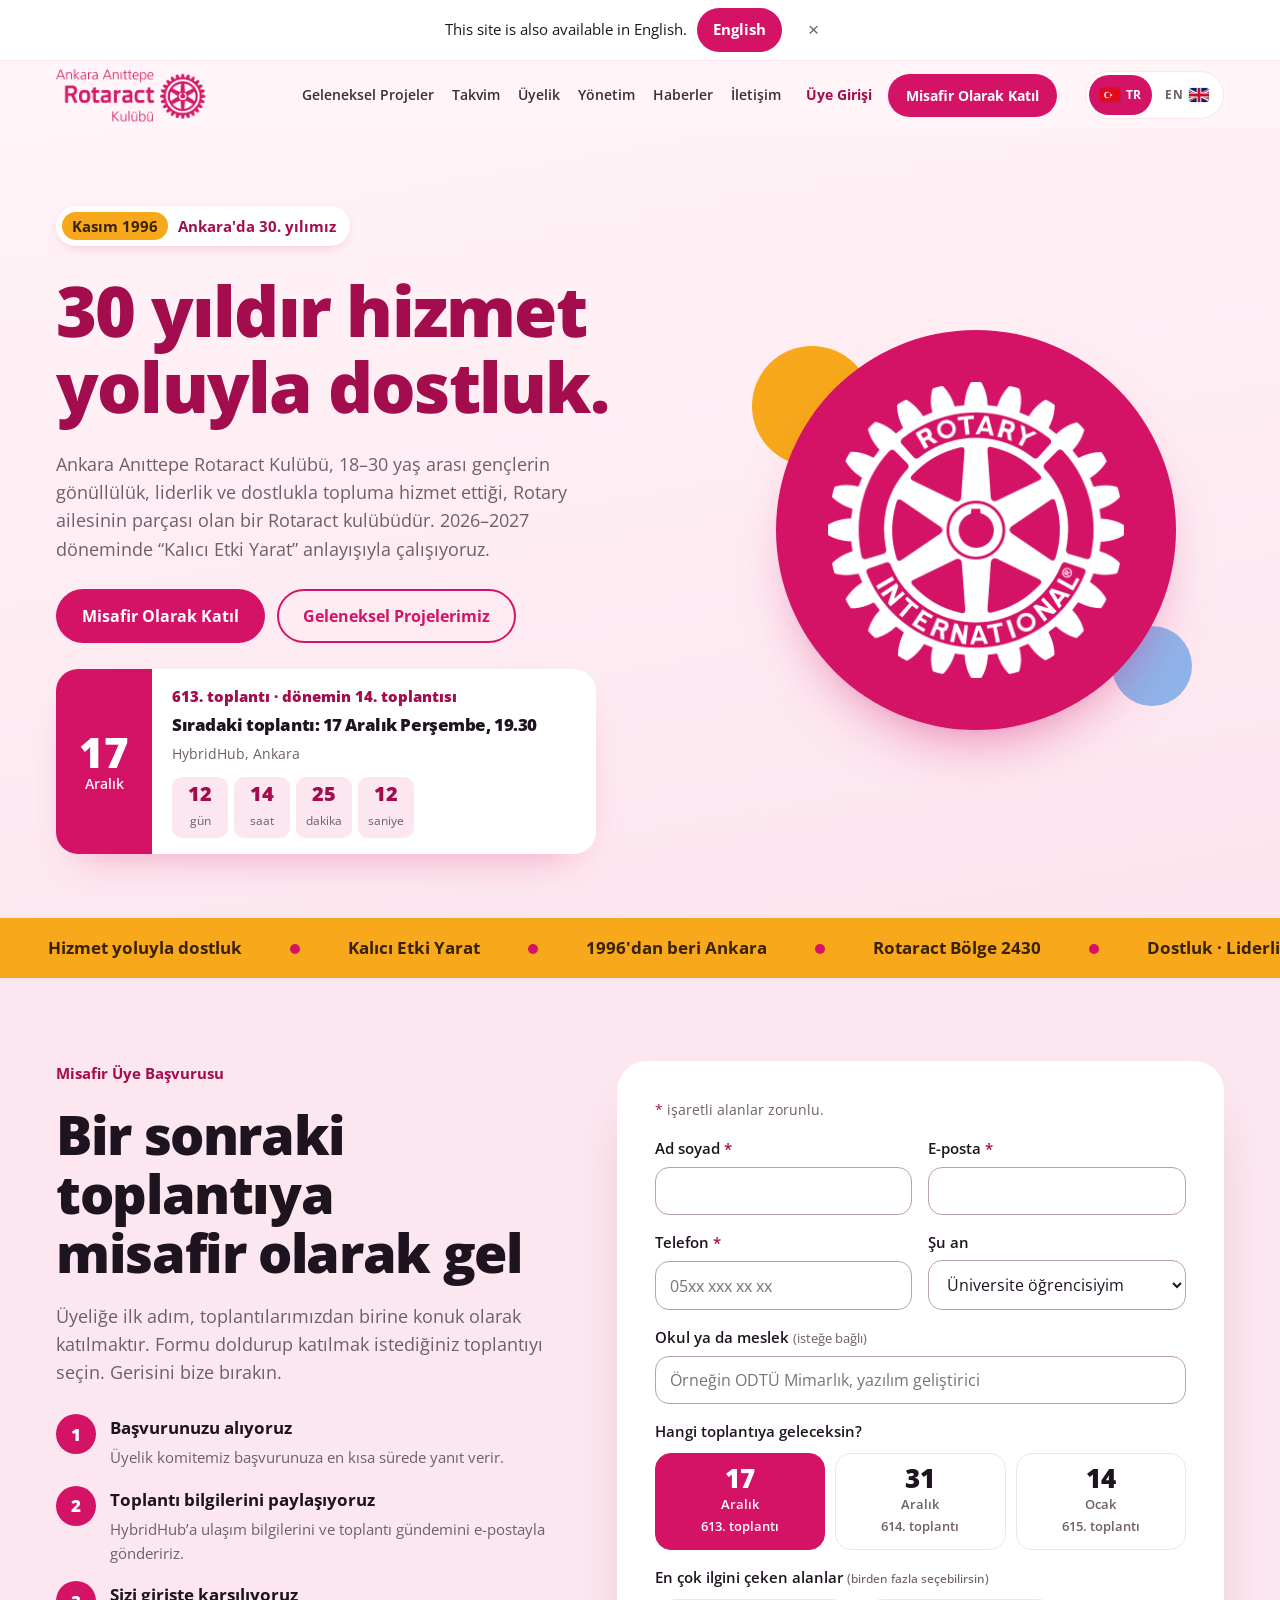
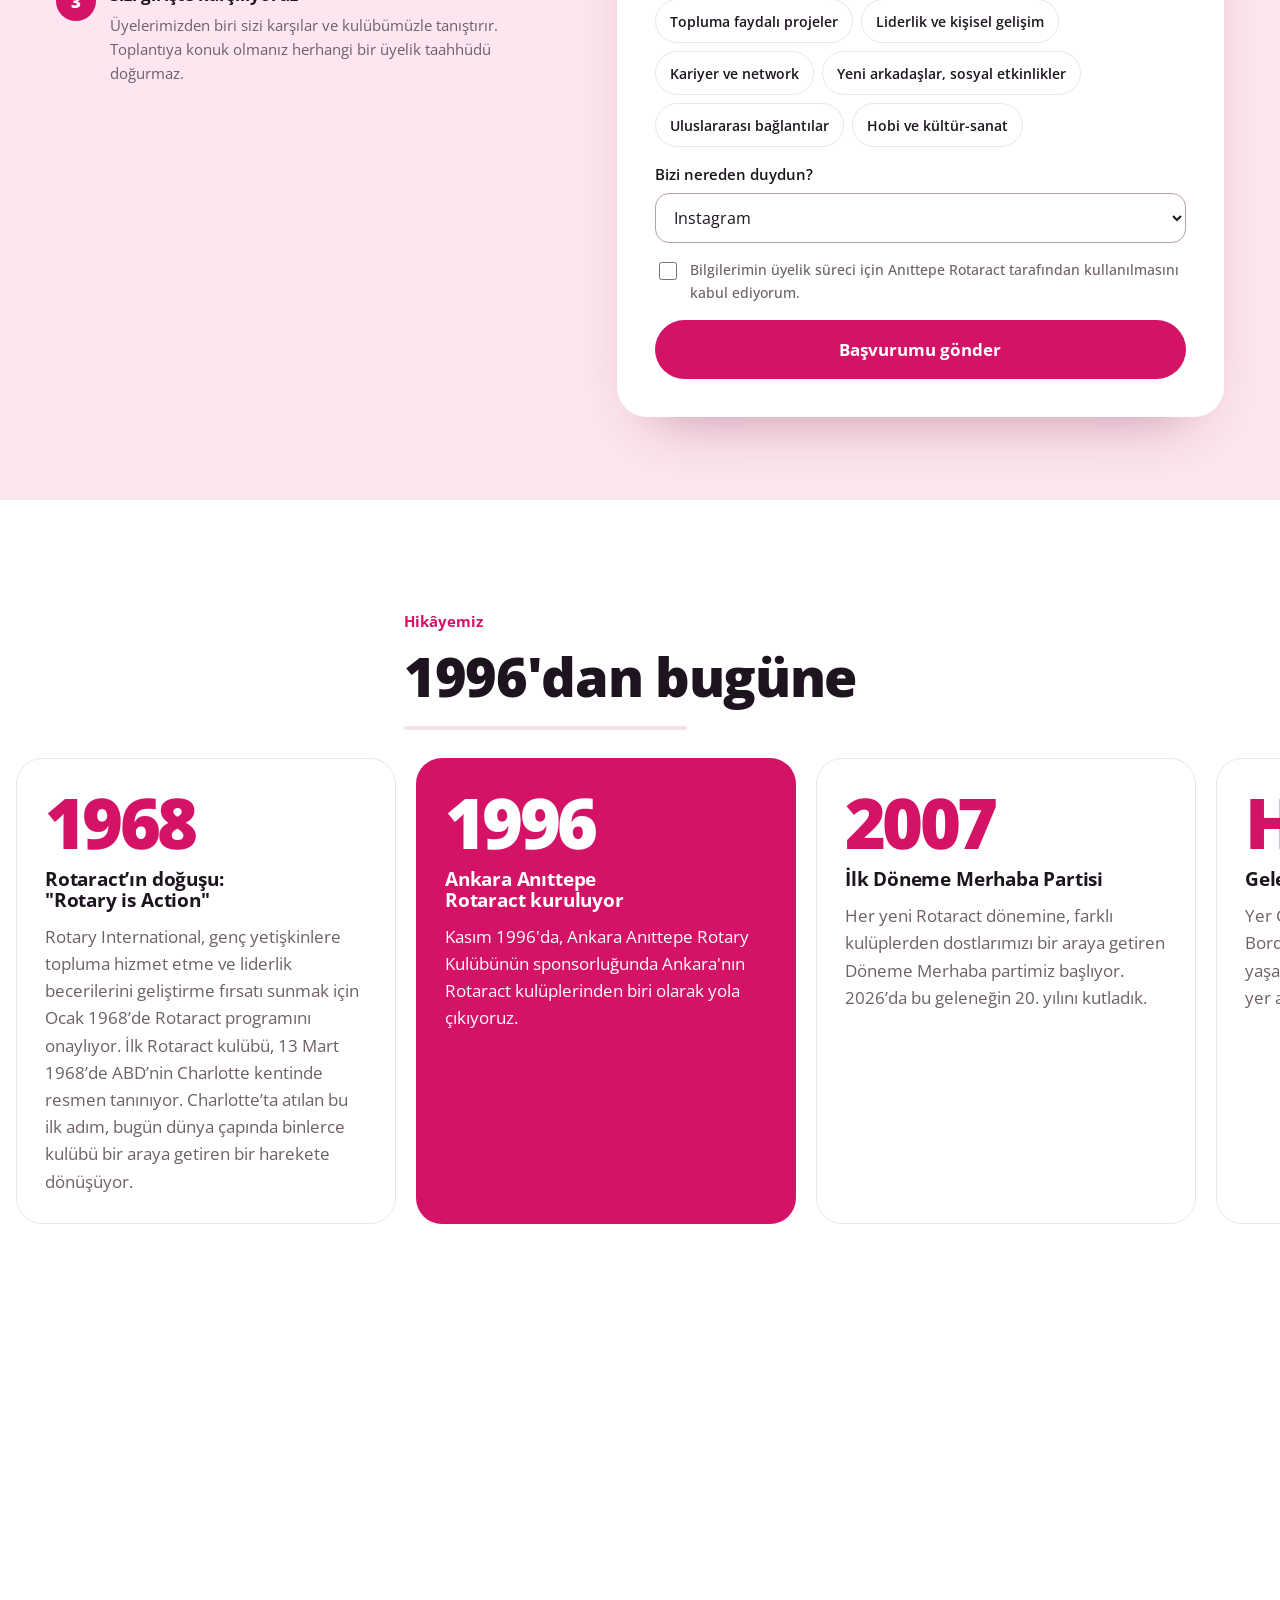
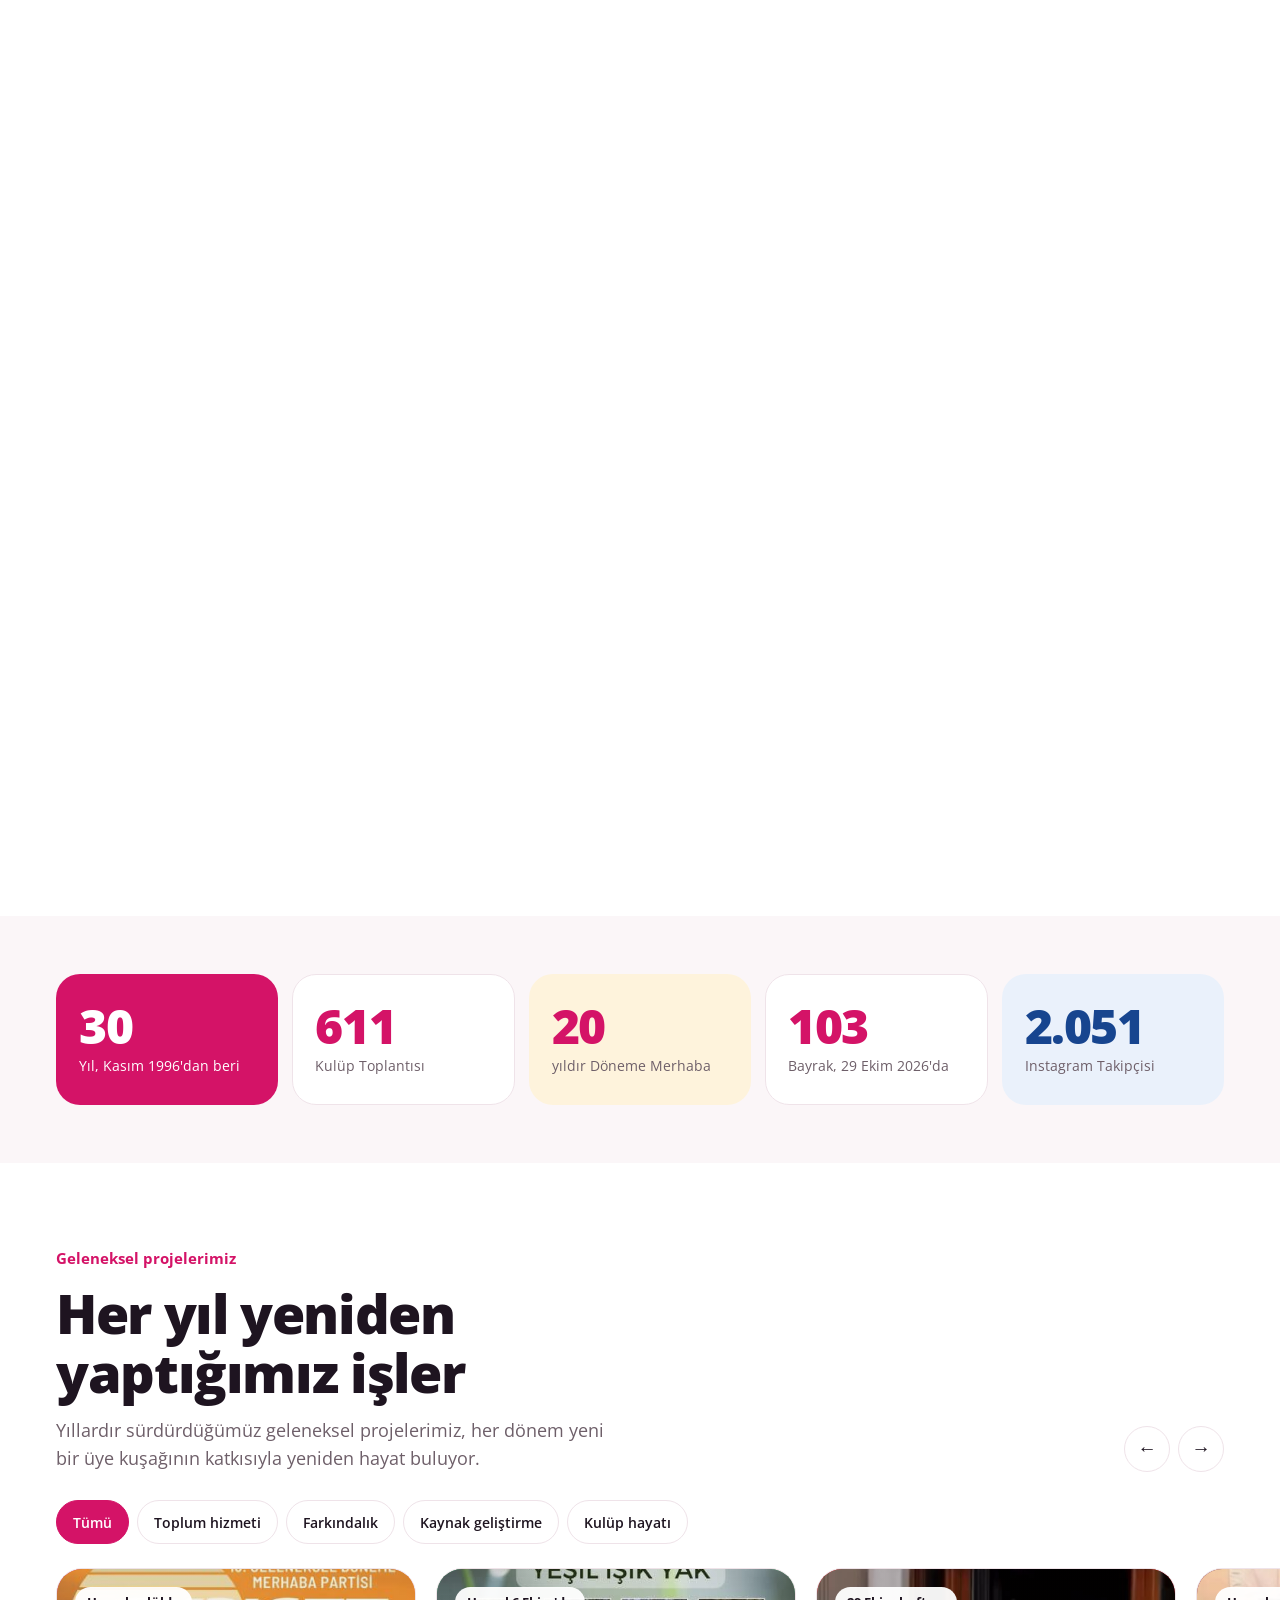
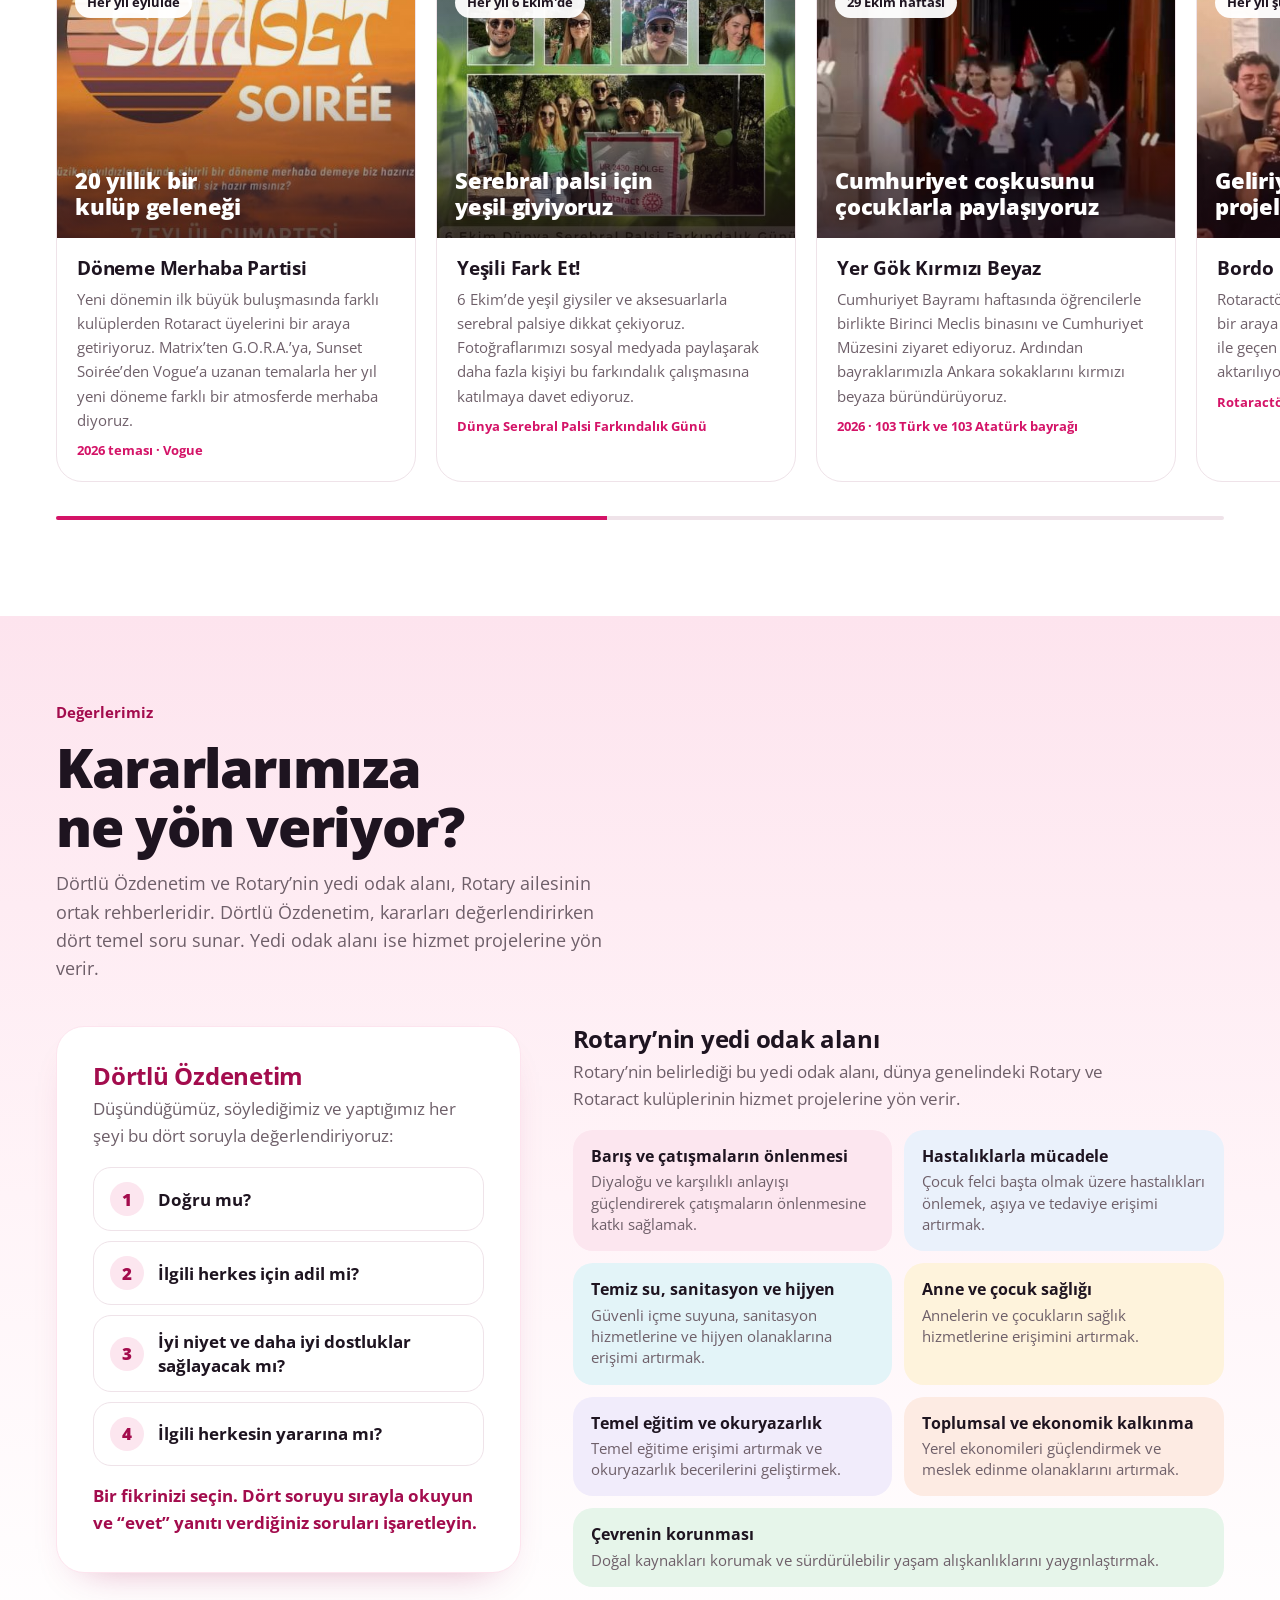
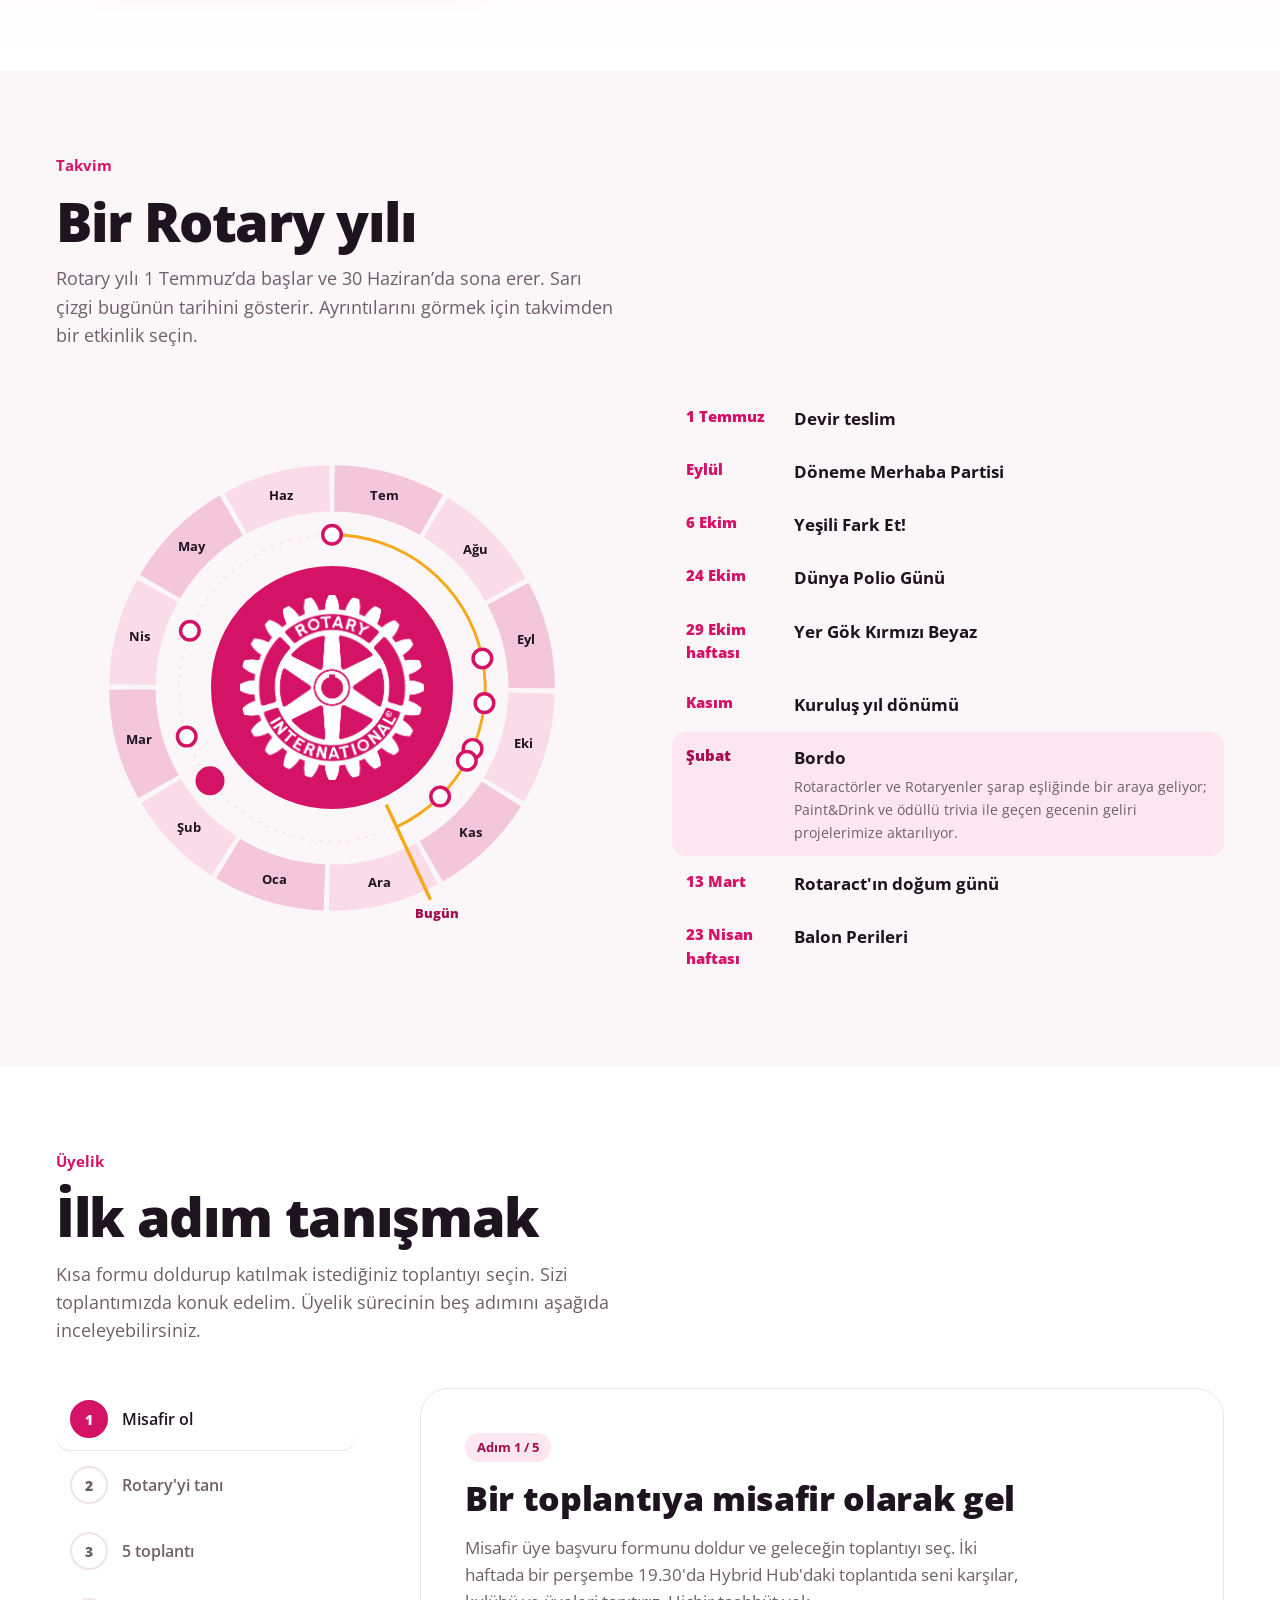
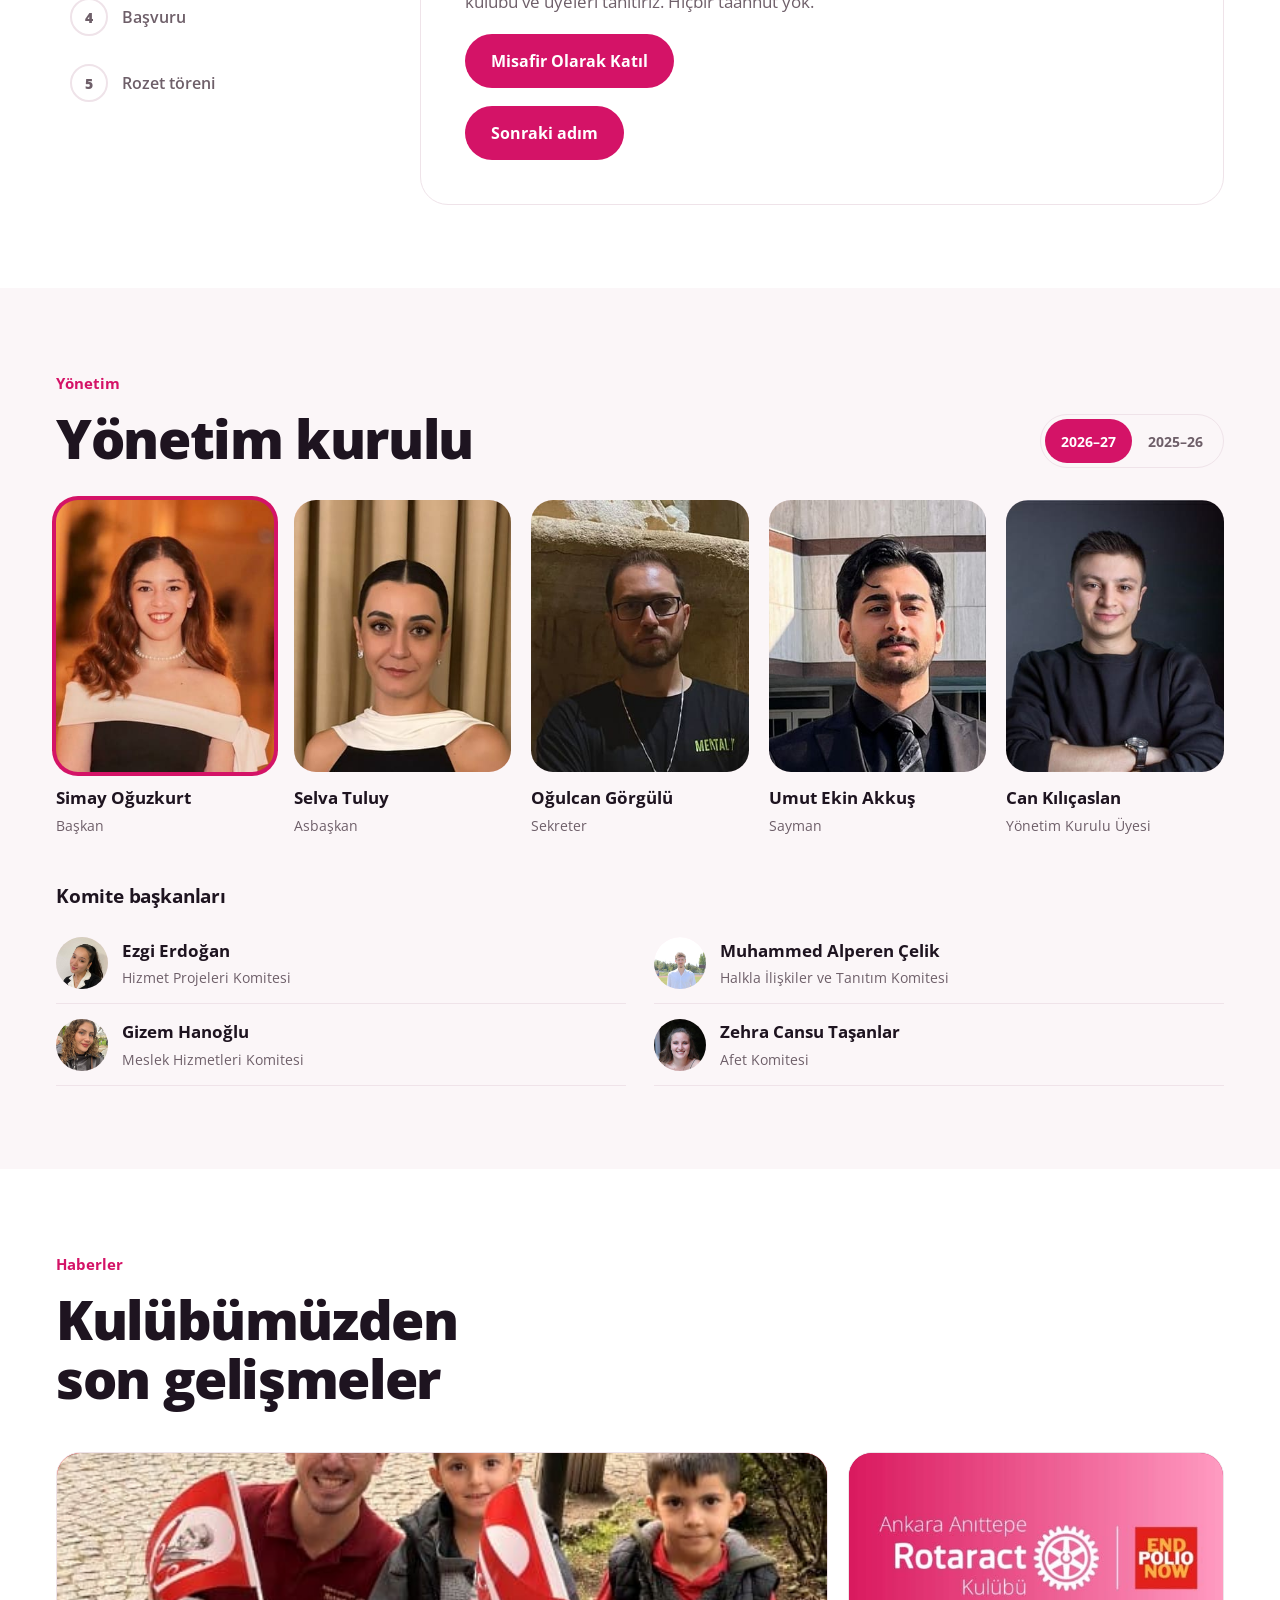
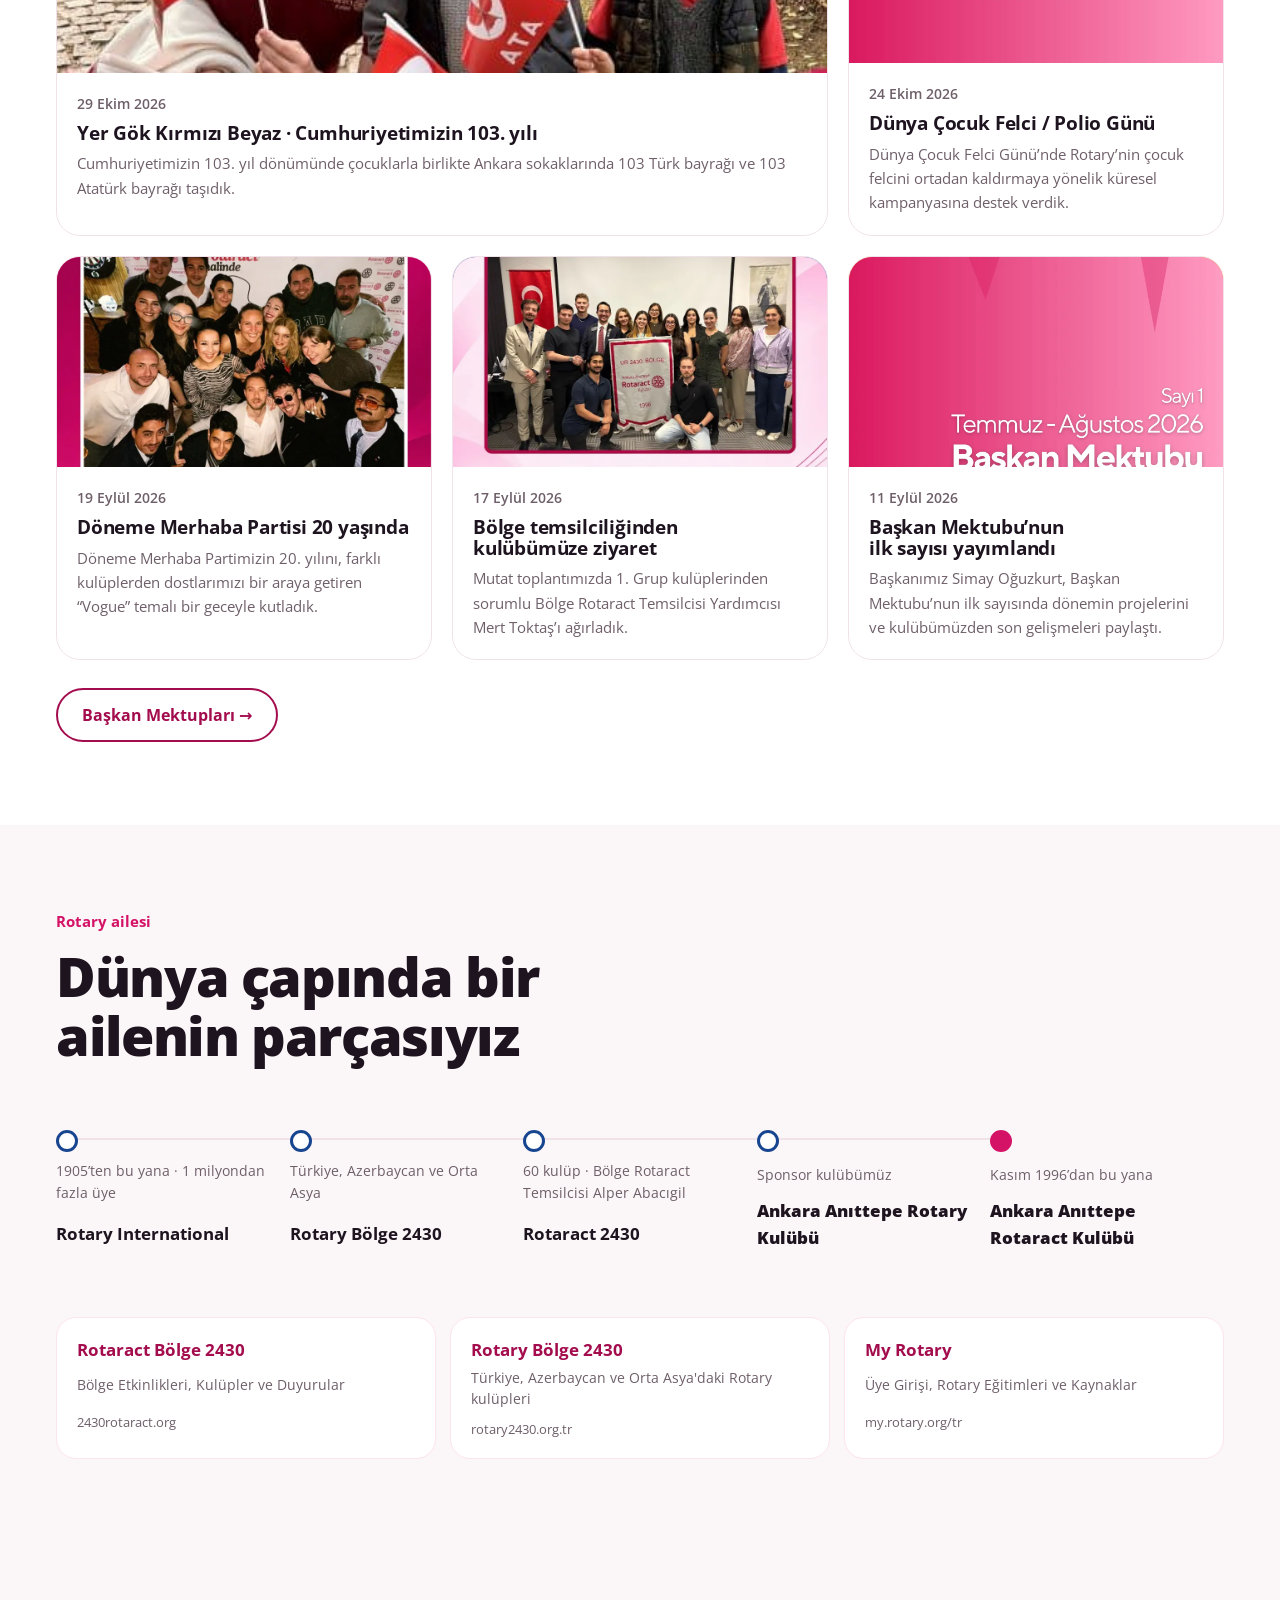
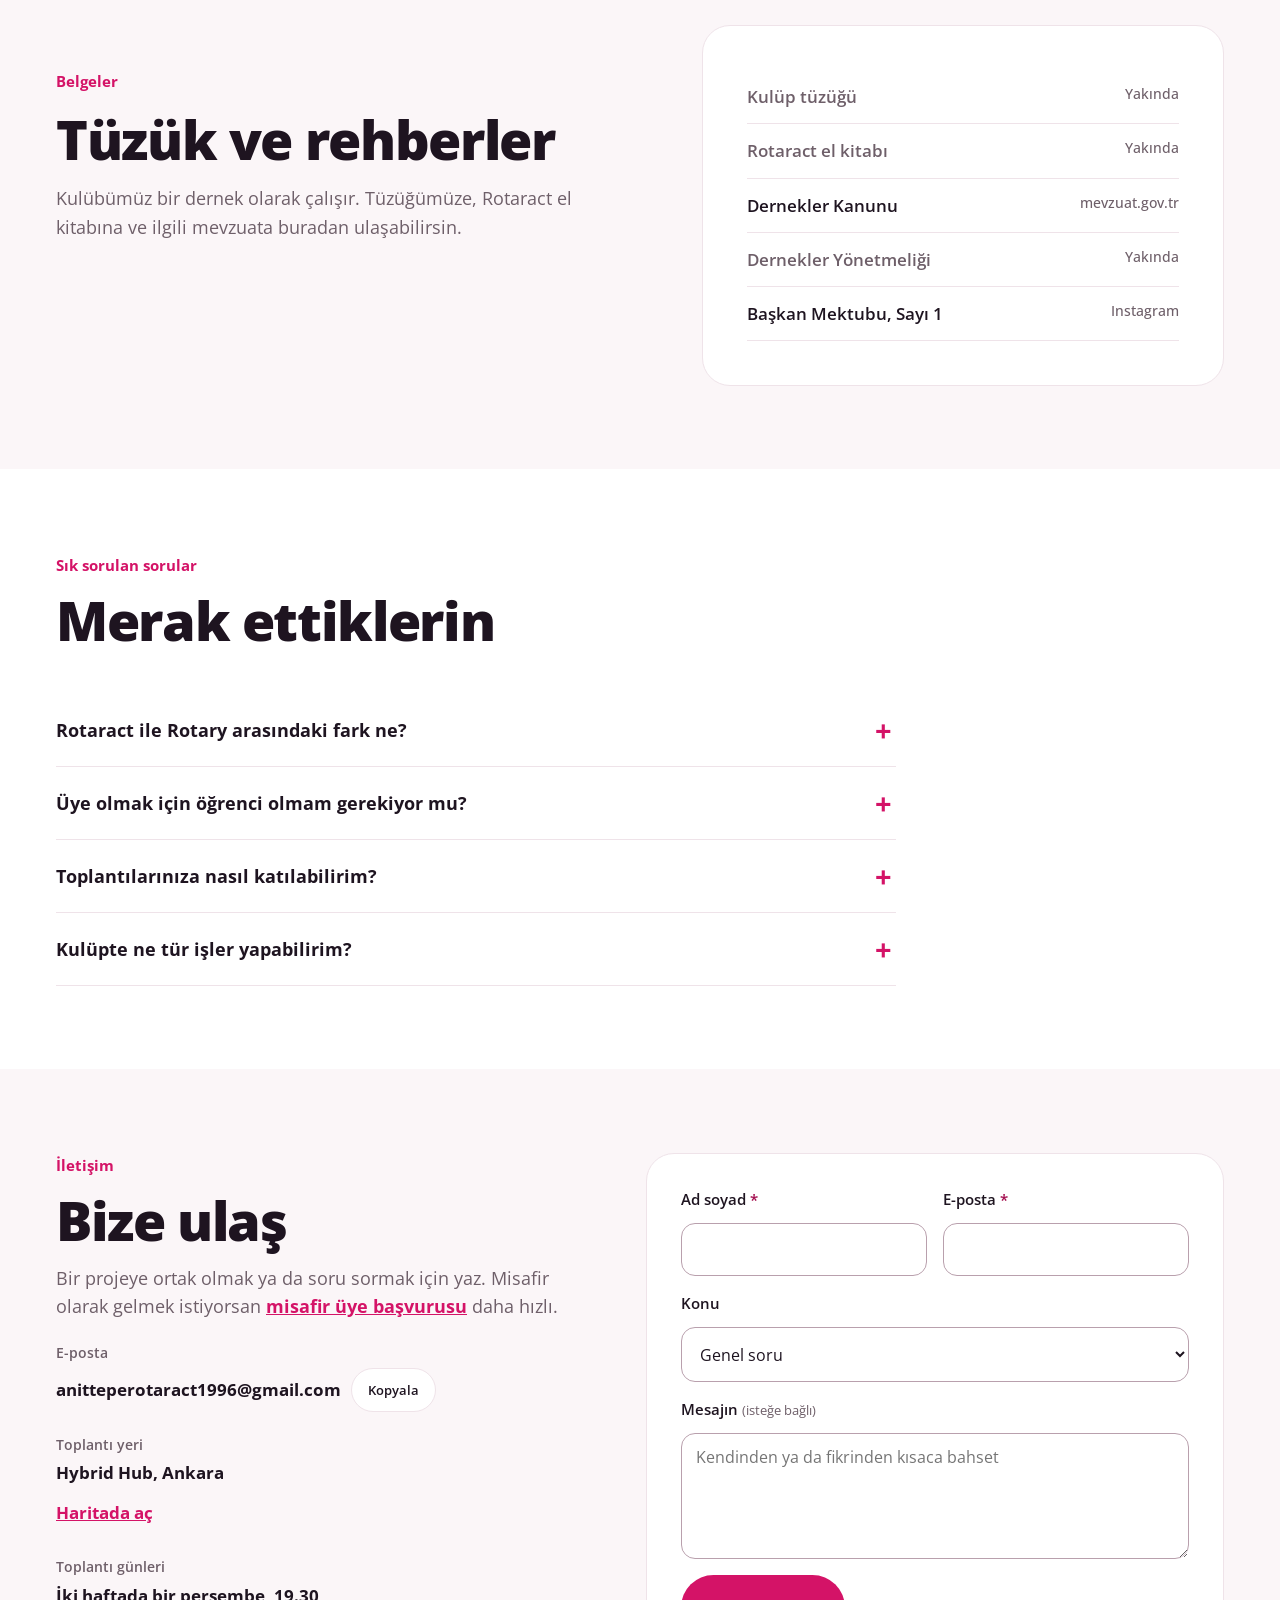
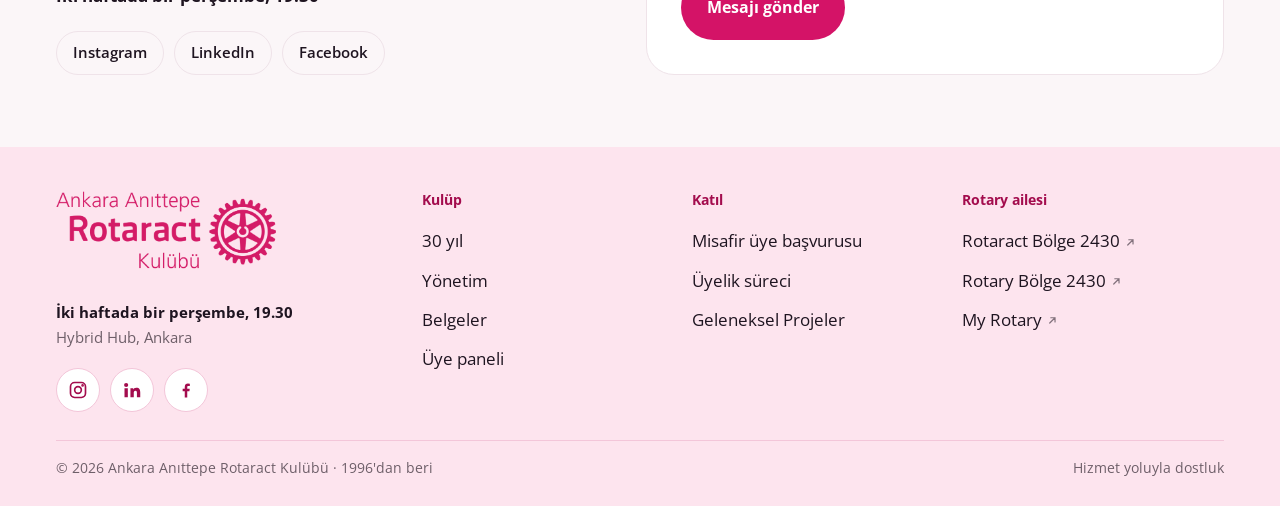
<file: index.html>
<!doctype html>
<html lang="tr">
<head>
<meta charset="utf-8">
<meta name="viewport" content="width=device-width, initial-scale=1, viewport-fit=cover">
<title>Ankara Anıttepe Rotaract Kulübü | Ankara'da gönüllülük ve liderlik</title>
<link rel="canonical" href="https://anitteperotaract.org/">
<link rel="alternate" hreflang="tr" href="https://anitteperotaract.org/">
<link rel="alternate" hreflang="en" href="https://anitteperotaract.org/en/">
<link rel="alternate" hreflang="x-default" href="https://anitteperotaract.org/">
<link rel="manifest" href="https://anitteperotaract.org/site.webmanifest">
<link rel="icon" href="https://anitteperotaract.org/favicon.ico" sizes="16x16 32x32 48x48">
<link rel="icon" type="image/png" sizes="32x32" href="https://anitteperotaract.org/assets/icons/favicon-32.png">
<link rel="icon" type="image/png" sizes="192x192" href="https://anitteperotaract.org/assets/icons/icon-192.png">
<link rel="apple-touch-icon" href="https://anitteperotaract.org/assets/icons/apple-touch-icon.png">
<meta name="theme-color" content="#D41367">
<meta name="description" content="Ankara Anıttepe Rotaract Kulübü 1996'dan beri Ankara'da. 18–30 yaş arası gençlerle gönüllülük, liderlik ve dostluk. Toplantılar, projeler ve üyelik.">
<meta property="og:type" content="website">
<meta property="og:site_name" content="Ankara Anıttepe Rotaract Kulübü">
<meta property="og:title" content="Ankara Anıttepe Rotaract Kulübü">
<meta property="og:description" content="1996'dan beri Ankara'da 18–30 yaş arası gençlerle gönüllülük, liderlik ve dostluk. Bir sonraki toplantımıza misafir olarak gel.">
<meta property="og:url" content="https://anitteperotaract.org/">
<meta property="og:image" content="https://anitteperotaract.org/assets/og-image.jpg">
<meta property="og:image:width" content="1200">
<meta property="og:image:height" content="630">
<meta property="og:image:alt" content="Ankara Anıttepe Rotaract Kulübü logosu">
<meta property="og:locale" content="tr_TR">
<meta property="og:locale:alternate" content="en_US">
<meta name="twitter:card" content="summary_large_image">
<link rel="preconnect" href="https://fonts.googleapis.com">
<link rel="preconnect" href="https://fonts.gstatic.com" crossorigin>
<link rel="stylesheet" href="https://fonts.googleapis.com/css2?family=Open+Sans:wght@400;500;600;700;800&display=swap">
<script type="application/ld+json">
{"@context":"https://schema.org","@type":"NGO","name":"Ankara Anıttepe Rotaract Kulübü","alternateName":"Anıttepe Rotaract","url":"https://anitteperotaract.org/","@id":"https://anitteperotaract.org/#org","logo":"https://anitteperotaract.org/assets/icons/icon-512.png","image":"https://anitteperotaract.org/assets/og-image.jpg","address":{"@type":"PostalAddress","addressLocality":"Ankara","addressCountry":"TR"},"email":"anitteperotaract1996@gmail.com","foundingDate":"1996-11","areaServed":"Ankara","sameAs":["https://www.instagram.com/anitteperotaract/","https://www.facebook.com/AnittepeRotaractKulubu/","https://www.linkedin.com/company/anittepe-rotaract/"],"parentOrganization":{"@type":"Organization","name":"Rotary International","url":"https://www.rotary.org"}}
</script>
<style>
/* Layout: kızılcık hero → kayan şerit → sabitlenen yatay 30 yıl çizelgesi → sayaçlar → sürüklenebilir projeler → Rotary yılı çarkı → üyelik → kurul → haberler → iletişim. Tek cesur öğe: pembe disk üzerinde beyaz Rotary çarkı (marka kuralı: çark asla döndürülmez/animasyonla döndürülmez, üzerine yazı konmaz). */
:root{
  --cran:#D41367; --cran-deep:#A30C4D; --cran-soft:#FCE6EF; --on-cran:#FFFFFF;
  --royal:#17458F; --gold:#F7A81B; --gold-soft:#FEF3DC;
  --bg:#FFFFFF; --bg-2:#FBF6F8; --surface:#FFFFFF; --ink:#1E1420; --muted:#6E5F69; --line:#EFE3E9;
  --ring-a:#F9DCE8; --ring-b:#F3C6D9;
  --f:"Open Sans", "Segoe UI", system-ui, -apple-system, sans-serif;
  --gl:max(16px, env(safe-area-inset-left, 0px)); --gr:max(16px, env(safe-area-inset-right, 0px));
  --maxw:1200px; --hdr:68px;
}
/* Tek, aydınlık tema: gece modunda da açık kalır. */
:root{--blush:#FFF4F8; --blush-2:#FDE4EE; --sky-soft:#EAF1FB; color-scheme:light}

*{box-sizing:border-box}
html{scroll-behavior:smooth;scroll-padding-top:var(--hdr)}
body{background:var(--bg);color:var(--ink);font-family:var(--f);font-size:17px;line-height:1.6;-webkit-font-smoothing:antialiased}
body::before{content:"";position:fixed;inset:0 0 auto;height:env(safe-area-inset-top,0px);z-index:60;background:var(--blush)}
a{color:inherit}
h1,h2,h3{line-height:1.08;text-wrap:balance;margin:0;font-weight:800;letter-spacing:-.025em}
h2{font-size:clamp(2rem,4.6vw,3.4rem)}
h3{font-size:1.2rem;font-weight:700;letter-spacing:-.01em}
p{margin:0}
:focus-visible{outline:3px solid var(--gold);outline-offset:3px;border-radius:6px}
.wrap{max-width:var(--maxw);margin:0 auto;padding-left:var(--gl);padding-right:var(--gr)}
.band{padding-block:clamp(72px,10vw,128px)}
.alt{background:var(--bg-2)}
.lead{color:var(--muted);max-width:56ch;font-size:1.1rem}
.sec-head{display:grid;gap:14px;margin-bottom:44px;max-width:780px}
.kicker{color:var(--cran);font-weight:700;font-size:.95rem}
.btn{display:inline-flex;align-items:center;gap:8px;font:700 1rem var(--f);padding:14px 24px;border-radius:999px;border:2px solid transparent;cursor:pointer;text-decoration:none;transition:transform .2s cubic-bezier(.2,.8,.2,1),background .2s,color .2s}
.btn:hover{transform:translateY(-2px)}
.btn:active{transform:scale(.97)}
.btn-cran{background:var(--cran);color:var(--on-cran)}
.btn-white{background:#fff;color:#A30C4D}
.btn-line{border-color:currentColor;background:transparent}
.tn{font-variant-numeric:tabular-nums}

/* ---------- Logo crops ---------- */
.lg{position:relative;aspect-ratio:1330/470;overflow:hidden;display:block}
.lg img{position:absolute;max-width:none;width:150.38%;left:-38.72%;top:-6.38%;height:auto}
.wh{position:relative;aspect-ratio:1;overflow:hidden;display:block}
.wh img{position:absolute;max-width:none;width:470.6%;left:-336.5%;top:-15.3%;height:auto}
.l-white{display:none}

/* ---------- Progress + header ---------- */
.progress{position:fixed;left:0;top:env(safe-area-inset-top,0px);height:3px;width:100%;transform-origin:0 50%;transform:scaleX(0);background:var(--gold);z-index:70}
header.site{position:sticky;top:env(safe-area-inset-top,0px);z-index:50;transition:background .35s,box-shadow .35s;background:var(--blush);color:var(--ink)}
header.site.scrolled{background:color-mix(in srgb,var(--bg) 92%,transparent);backdrop-filter:blur(12px);color:var(--ink);box-shadow:0 1px 0 var(--line)}
.hdr{display:flex;align-items:center;gap:20px;height:var(--hdr)}
.brand{width:150px;flex:none}
.brand .on-top{display:block}
.brand .on-scroll{display:none}
header.scrolled .brand .on-top{display:none}
header.scrolled .brand .on-scroll{display:block}
nav.main{display:flex;gap:2px;margin-left:auto}
nav.main a{text-decoration:none;font-weight:600;font-size:.93rem;padding:8px 10px;white-space:nowrap;border-radius:999px;opacity:.88}
nav.main a:hover{opacity:1;background:color-mix(in srgb,currentColor 12%,transparent)}
.hdr .btn{padding:10px 18px;font-size:.92rem}
.menu-btn{display:none;background:none;border:2px solid currentColor;border-radius:10px;width:44px;height:40px;color:inherit;cursor:pointer;font-size:1.1rem}
@media (max-width:1200px){
  nav.main{display:none;position:absolute;left:0;right:0;top:var(--hdr);flex-direction:column;background:var(--bg);color:var(--ink);border-bottom:1px solid var(--line);padding:8px var(--gr) 16px var(--gl)}
  nav.main.open{display:flex}
  .menu-btn{display:block;margin-left:auto}
  .hdr .btn{display:none}
}

/* ---------- Hero ---------- */
.hero{background:linear-gradient(170deg,var(--blush) 0%,var(--blush-2) 100%);color:var(--ink);position:relative;overflow:hidden}
.hero h1{color:var(--cran-deep)}
.hero-inner{isolation:isolate;display:grid;grid-template-columns:1.1fr .9fr;gap:clamp(24px,5vw,72px);align-items:center;padding-block:clamp(40px,6vw,80px) clamp(56px,8vw,104px)}
.hero-copy{display:grid;gap:26px;min-width:0;position:relative;z-index:2}
.since{display:inline-flex;align-items:center;gap:10px;font-weight:700;font-size:.95rem;background:#fff;color:var(--cran-deep);padding:6px 14px 6px 6px;border-radius:999px;justify-self:start;box-shadow:0 4px 14px -6px rgba(212,19,103,.35)}
.since b{background:var(--gold);color:#3A2200;border-radius:999px;padding:2px 10px}
.hero h1{font-size:clamp(2.4rem,5.6vw,4.4rem)}
.hero .lead{color:var(--muted)}
.hero-actions{display:flex;flex-wrap:wrap;gap:12px}
.hero-actions .btn-line{color:var(--cran)}
.ticket{background:#fff;color:#1E1420;border-radius:22px;display:grid;grid-template-columns:auto 1fr;max-width:540px;overflow:hidden;box-shadow:0 20px 44px -26px rgba(212,19,103,.45)}
.ticket-date{background:var(--cran);color:#fff;padding:18px 20px;display:grid;place-items:center;text-align:center;line-height:1;min-width:96px}
.ticket-date b{font-size:2.6rem;font-weight:800;display:block}
.ticket-date span{font-size:.85rem;font-weight:600;opacity:.8;margin-top:4px;display:block}
.ticket-body{padding:16px 20px;display:grid;gap:6px;min-width:0}
.ticket-no{font-weight:800;color:#A30C4D;font-size:.92rem}
.ticket-body h3{font-size:1.08rem}
.ticket-body p{color:#6E5F69;font-size:.9rem}
.cd{display:flex;gap:6px;margin-top:6px;flex-wrap:wrap}
.cd div{background:#FCE6EF;border-radius:10px;padding:6px 10px;min-width:56px;text-align:center}
.cd b{font-size:1.25rem;font-weight:800;display:block;line-height:1.1;color:#A30C4D}
.cd span{font-size:.7rem;color:#6E5F69}
.hero-wheel{position:relative;justify-self:center;width:min(100%,400px);aspect-ratio:1;border-radius:50%;background:var(--cran);display:grid;place-items:center;box-shadow:0 30px 60px -30px rgba(212,19,103,.6)}
.hero-wheel .rw{width:74%;height:auto;display:block}
.hero-wheel::before,.hero-wheel::after{content:"";position:absolute;border-radius:50%;z-index:-1}
.hero-wheel::before{width:30%;aspect-ratio:1;background:var(--gold);left:-6%;top:4%}
.hero-wheel::after{width:20%;aspect-ratio:1;background:#8FB4EA;right:-4%;bottom:6%}@media (max-width:880px){.hero-inner{grid-template-columns:1fr}.hero-wheel{width:min(56%,260px);order:-1}}

/* ---------- Marquee ---------- */
.marquee{background:var(--gold);color:#3A2200;overflow:hidden;padding-block:16px;white-space:nowrap}
.marquee-track{display:inline-flex;gap:48px;animation:mq 38s linear infinite;padding-left:48px}
.marquee span{font-weight:700;font-size:1.05rem;display:inline-flex;align-items:center;gap:48px}
.marquee span::after{content:"";width:10px;height:10px;border-radius:50%;background:var(--cran);display:inline-block}
@keyframes mq{to{transform:translateX(-50%)}}

/* ---------- Guest application ---------- */
.apply{background:var(--cran-soft)}
.apply-grid{display:grid;grid-template-columns:.9fr 1.1fr;gap:clamp(28px,5vw,72px);align-items:start}
.apply-copy{display:grid;gap:20px;position:sticky;top:calc(var(--hdr) + 24px)}
.apply-steps{list-style:none;margin:8px 0 0;padding:0;display:grid;gap:16px;counter-reset:a}
.apply-steps li{display:grid;grid-template-columns:40px 1fr;gap:4px 14px}
.apply-steps li::before{counter-increment:a;content:counter(a);grid-row:span 2;width:40px;height:40px;border-radius:50%;background:var(--cran);color:#fff;display:grid;place-items:center;font-weight:800}
.apply-steps span{color:var(--muted);font-size:.95rem}
.apply-form{background:var(--surface);border-radius:30px;padding:clamp(22px,4vw,38px);box-shadow:0 30px 60px -36px rgba(120,0,50,.45)}
.gf-fields{display:grid;grid-template-columns:1fr 1fr;gap:16px}
.gf-fields .full{grid-column:1/-1}
.apply-form label{display:grid;gap:6px;font-weight:600;font-size:.92rem}
.apply-form small{color:var(--muted);font-weight:500}
.apply-form input:not([type=checkbox]),.apply-form select{font:400 1rem var(--f);padding:12px 14px;border-radius:14px;border:1.5px solid var(--line);background:var(--bg);color:var(--ink);width:100%}
.apply-form input:focus,.apply-form select:focus{border-color:var(--cran);outline:none}
.apply-form fieldset{border:0;padding:0;margin:0;display:grid;gap:10px;min-width:0}
.apply-form legend{font-weight:600;font-size:.92rem;padding:0;margin-bottom:10px}
.date-pick{display:grid;grid-template-columns:repeat(3,1fr);gap:10px}
.date-pick label{cursor:pointer;display:block}
.date-pick input{position:absolute;opacity:0;pointer-events:none}
.date-pick .dp{display:grid;gap:2px;padding:12px;border-radius:16px;border:1.5px solid var(--line);text-align:center;transition:all .2s}
.date-pick .dp b{font-size:1.6rem;font-weight:800;line-height:1}
.date-pick .dp span{font-size:.8rem;color:var(--muted);font-weight:600}
.date-pick input:checked + .dp{background:var(--cran);border-color:var(--cran);color:#fff}
.date-pick input:checked + .dp span{color:rgba(255,255,255,.85)}
.date-pick input:focus-visible + .dp{outline:3px solid var(--gold);outline-offset:2px}
.interest{display:flex;flex-wrap:wrap;gap:8px}
.interest button{font:600 .88rem var(--f);border:1.5px solid var(--line);background:var(--bg);color:var(--ink);padding:8px 14px;border-radius:999px;cursor:pointer;transition:all .2s}
.interest button[aria-pressed="true"]{background:var(--ink);color:var(--bg);border-color:var(--ink)}
.apply-form .check{display:flex;gap:10px;align-items:flex-start;font-weight:500;font-size:.88rem;color:var(--muted)}
.apply-form .check input{margin-top:3px;accent-color:var(--cran);width:18px;height:18px;flex:none}
.apply-form .btn{justify-content:center;font-size:1.05rem;padding:16px}
.gf-err{grid-column:1/-1;color:var(--cran);font-weight:700;font-size:.92rem}
.gf-done{display:grid;gap:14px;text-align:left;animation:swap .5s cubic-bezier(.2,.8,.2,1)}
.gf-done .ok{width:56px;height:56px;border-radius:50%;background:var(--cran);color:#fff;display:grid;place-items:center;font-size:1.6rem;font-weight:800}
.gf-done h3{font-size:1.6rem;font-weight:800}
.gf-done p{color:var(--muted)}
@media (max-width:900px){.apply-grid{grid-template-columns:1fr}.apply-copy{position:static}}
@media (max-width:520px){.gf-fields{grid-template-columns:1fr}.date-pick{grid-template-columns:1fr 1fr 1fr;gap:6px}.date-pick .dp{padding:10px 4px}}

/* Floating apply button */
.fab{position:fixed;left:calc(16px + env(safe-area-inset-left,0px));bottom:calc(16px + env(safe-area-inset-bottom,0px));z-index:69;background:var(--cran);color:#fff;font:700 .95rem var(--f);padding:14px 20px;border-radius:999px;text-decoration:none;box-shadow:0 12px 30px -10px rgba(120,0,50,.6);transform:translateY(140%);transition:transform .35s cubic-bezier(.2,.8,.2,1)}
.fab.show{transform:none}

/* ---------- Pinned timeline ---------- */
.tl{position:relative;background:var(--bg)}
.tl-sticky{position:sticky;top:calc(var(--hdr) + env(safe-area-inset-top,0px));height:calc(100svh - var(--hdr));overflow:hidden;display:flex;flex-direction:column;justify-content:center;gap:28px;padding-block:24px}
.tl-head{display:flex;justify-content:space-between;align-items:end;gap:20px;flex-wrap:wrap}
.tl-bar{height:4px;background:var(--line);border-radius:4px;overflow:hidden;width:min(320px,60%)}
.tl-bar i{display:block;height:100%;width:100%;background:var(--cran);transform-origin:0 50%;transform:scaleX(0)}
.tl-track{display:flex;gap:20px;padding-left:var(--gl);padding-right:var(--gr);will-change:transform}
.tl-card{flex:0 0 min(78vw,380px);background:var(--surface);border:1px solid var(--line);border-radius:26px;padding:28px;display:grid;gap:12px;align-content:start;min-height:280px}
.tl-card .yr{font-size:clamp(3rem,6vw,4.4rem);font-weight:800;letter-spacing:-.05em;line-height:1;color:var(--cran)}
.tl-card p{color:var(--muted)}
.tl-card.hl{background:var(--cran);color:var(--on-cran);border-color:transparent}
.tl-card.hl .yr{color:#fff}
.tl-card.hl p{color:rgba(255,255,255,.88)}
.tl-card.dark{background:var(--gold);color:#3A2200;border-color:transparent}
.tl-card.dark .yr{color:#fff}
.tl-card.dark p{color:#5A3A00}
.tl.static{height:auto!important}
.tl.static .tl-sticky{position:static;height:auto;padding-block:clamp(72px,10vw,120px)}
.tl.static .tl-track{overflow-x:auto;scroll-snap-type:x mandatory;transform:none!important;padding-bottom:12px}
.tl.static .tl-card{scroll-snap-align:start}

/* ---------- Counters ---------- */
.stats{display:grid;grid-template-columns:repeat(5,1fr);gap:14px}
.stats div{padding:26px 22px;border-radius:24px;background:var(--surface);border:1px solid var(--line)}
.stats div:nth-child(1){background:var(--cran);color:#fff;border-color:transparent}
.stats div:nth-child(3){background:var(--gold-soft);border-color:transparent}
.stats div:nth-child(5){background:var(--sky-soft);border-color:transparent}
.stats b{font-size:clamp(2rem,4vw,3rem);font-weight:800;display:block;line-height:1.05;letter-spacing:-.03em;color:var(--cran)}
.stats div:nth-child(1) b{color:#fff}
.stats div:nth-child(5) b{color:var(--royal)}
.stats span{font-size:.9rem;color:var(--muted)}
.stats div:nth-child(1) span{color:rgba(255,255,255,.9)}
@media (max-width:900px){.stats{grid-template-columns:1fr 1fr}.stats div:last-child{grid-column:1/-1}}

/* ---------- Projects rail ---------- */
.rail-head{display:flex;justify-content:space-between;align-items:end;gap:20px;flex-wrap:wrap;margin-bottom:28px}
.chips{display:flex;flex-wrap:wrap;gap:8px}
.chip{font:600 .9rem var(--f);border:1.5px solid var(--line);background:var(--surface);color:var(--ink);padding:8px 16px;border-radius:999px;cursor:pointer;transition:background .2s,color .2s,border-color .2s}
.chip[aria-pressed="true"]{background:var(--cran);color:var(--on-cran);border-color:var(--cran)}
.arrows{display:flex;gap:8px}
.arrows button{width:46px;height:46px;border-radius:50%;border:1.5px solid var(--line);background:var(--surface);color:var(--ink);cursor:pointer;font-size:1.2rem;transition:background .2s}
.arrows button:hover{background:var(--cran);color:var(--on-cran);border-color:var(--cran)}
.rail{display:flex;gap:20px;overflow-x:auto;scroll-snap-type:x mandatory;padding-left:max(var(--gl),calc((100vw - var(--maxw))/2 + 16px));padding-right:var(--gr);padding-bottom:16px;scrollbar-width:none;cursor:grab}
.rail::-webkit-scrollbar{display:none}
.rail.drag{cursor:grabbing;scroll-snap-type:none}
.proj{flex:0 0 min(84vw,360px);scroll-snap-align:start;border-radius:26px;overflow:hidden;background:var(--surface);border:1px solid var(--line);display:flex;flex-direction:column;transition:transform .3s cubic-bezier(.2,.8,.2,1)}
.proj:hover{transform:translateY(-6px)}
.proj[hidden]{display:none!important}
.proj-art{aspect-ratio:4/3;max-width:100%;position:relative;padding:18px;display:flex;flex-direction:column;justify-content:space-between;color:#fff}
.proj-art .when{align-self:flex-start;background:rgba(255,255,255,.95);color:#1E1420;font-weight:700;font-size:.82rem;padding:5px 12px;border-radius:999px}
.proj-art .big{font-size:clamp(1.2rem,1.7vw,1.45rem);font-weight:800;letter-spacing:-.01em;line-height:1.2;text-wrap:balance;max-width:22ch}
.proj-body{padding:20px;display:grid;gap:8px;flex:1;align-content:start}
.proj-body p{color:var(--muted);font-size:.95rem}
.proj-body small{color:var(--cran);font-weight:700;font-size:.82rem}
.rail-progress{height:4px;background:var(--line);border-radius:4px;margin-top:18px;overflow:hidden}
.rail-progress i{display:block;height:100%;background:var(--cran);width:20%;transition:transform .15s,width .15s}

/* ---------- Year dial ---------- */
.dial{display:grid;grid-template-columns:1fr 1fr;gap:clamp(24px,5vw,64px);align-items:center}
#wheel{width:100%;max-width:520px;height:auto;display:block;margin:0 auto;overflow:visible}
#wheel text{font-family:var(--f);fill:var(--muted)}
#wheel .mlabel{font-size:11px;font-weight:700}
#wheel .ev{cursor:pointer}
#wheel .ev circle.dot{fill:var(--surface);stroke:var(--cran);stroke-width:3;transition:r .25s}
#wheel .ev:hover circle.dot,#wheel .ev.active circle.dot{fill:var(--cran)}
#wheel .ev.active circle.dot{r:11}
#wheel .ev:focus-visible{outline:none}
#wheel .ev:focus-visible circle.dot{stroke:var(--gold);stroke-width:5}
#wheel .needle{stroke:var(--gold);stroke-width:3;stroke-linecap:round}
#wheel .today-t{fill:var(--gold);font-weight:800;font-size:11px}
.dial-box{position:relative}
.dial-center{position:absolute;inset:0;display:grid;place-items:center;pointer-events:none}
.rw-disc{width:44%;aspect-ratio:1;border-radius:50%;background:var(--cran);display:grid;place-items:center}
.rw-disc img{width:76%;height:auto;display:block}
.ev-list{list-style:none;margin:0;padding:0;display:grid;gap:2px}
.ev-list button{width:100%;display:grid;grid-template-columns:96px 1fr;gap:12px;align-items:start;text-align:left;background:none;border:0;padding:12px 14px;border-radius:14px;cursor:pointer;font:inherit;color:var(--ink);transition:background .2s}
.ev-list button:hover{background:var(--bg-2)}
.ev-list button.active{background:var(--cran-soft)}
.ev-list .d{font-weight:800;color:var(--cran);font-size:.92rem}
.ev-list .t{font-weight:700}
.ev-list .x{display:block;color:var(--muted);font-size:.9rem;font-weight:400;max-height:0;overflow:hidden;transition:max-height .35s}
.ev-list button.active .x{max-height:120px;margin-top:4px}
@media (max-width:880px){.dial{grid-template-columns:1fr}}

/* ---------- Membership ---------- */
.journey{display:grid;grid-template-columns:300px 1fr;gap:clamp(24px,5vw,64px);align-items:start}
.steps{list-style:none;margin:0;padding:0;display:grid;gap:4px;counter-reset:s;position:relative}
.steps button{width:100%;text-align:left;display:flex;gap:14px;align-items:center;font:600 1rem var(--f);color:var(--muted);background:none;border:0;padding:12px 14px;border-radius:14px;cursor:pointer}
.steps button::before{counter-increment:s;content:counter(s);width:34px;height:34px;border-radius:50%;border:2px solid var(--line);display:grid;place-items:center;font-weight:800;font-size:.9rem;flex:none;transition:all .25s}
.steps button[aria-selected="true"]{background:var(--surface);color:var(--ink);box-shadow:0 1px 0 var(--line)}
.steps button[aria-selected="true"]::before{background:var(--cran);border-color:var(--cran);color:#fff}
.steps button.done::before{border-color:var(--cran);color:var(--cran)}
.step-panel{background:var(--surface);border:1px solid var(--line);border-radius:28px;padding:clamp(24px,4vw,44px);display:grid;gap:18px;min-height:310px;align-content:start}
.step-panel.swap{animation:swap .45s cubic-bezier(.2,.8,.2,1)}
@keyframes swap{from{opacity:0;transform:translateX(18px)}to{opacity:1;transform:none}}
.step-panel h3{font-size:clamp(1.5rem,3vw,2.1rem);font-weight:800}
.step-panel p{color:var(--muted);max-width:56ch}
.tag{justify-self:start;font-size:.8rem;font-weight:700;padding:4px 12px;border-radius:999px;background:var(--cran-soft);color:var(--cran)}
.meet-dots{display:flex;gap:10px;flex-wrap:wrap}
.meet-dots span{width:46px;height:46px;border-radius:50%;border:2px dashed var(--line);display:grid;place-items:center;font-size:.85rem;color:var(--muted);font-weight:700;transition:all .3s}
.meet-dots span.on{border:2px solid var(--cran);background:var(--cran);color:#fff;transform:scale(1.06)}
.step-nav{display:flex;gap:10px;flex-wrap:wrap}
.btn-ghost{border:1.5px solid var(--line);background:transparent;color:var(--ink);padding:11px 20px}
@media (max-width:880px){.journey{grid-template-columns:1fr}.steps{grid-template-columns:repeat(5,1fr)}.steps button{flex-direction:column;gap:6px;font-size:.7rem;text-align:center;padding:10px 2px}}

/* ---------- Board ---------- */
.term-row{display:flex;justify-content:space-between;align-items:end;flex-wrap:wrap;gap:16px;margin-bottom:32px}
.seg{display:inline-flex;background:var(--bg-2);border:1px solid var(--line);border-radius:999px;padding:4px}
.seg button{font:700 .9rem var(--f);border:0;background:none;color:var(--muted);padding:9px 16px;border-radius:999px;cursor:pointer}
.seg button[aria-pressed="true"]{background:var(--cran);color:var(--on-cran)}
.board{display:grid;grid-template-columns:repeat(5,1fr);gap:20px}
.person{display:grid;gap:12px}
.avatar{aspect-ratio:4/5;max-width:100%;border-radius:22px;display:grid;place-items:center;font-weight:800;font-size:2.6rem;color:var(--cran);background:var(--cran-soft);position:relative;overflow:hidden}
.person.lead-p .avatar{background:var(--cran);color:#fff;box-shadow:0 0 0 4px var(--cran)}
.avatar img{position:absolute;inset:0;width:100%;height:100%;object-fit:cover;object-position:50% 30%}
.committees ul.cm{grid-template-columns:repeat(2,minmax(0,1fr));column-gap:28px}
.committees ul.cm li{justify-content:flex-start;align-items:center;flex-wrap:nowrap;gap:14px}
.committees ul.cm li > div{display:grid;gap:2px;min-width:0}
.committees ul.cm li b{font-weight:700}
.committees ul.cm li span{font-size:.9rem}
.mini{flex:none;width:52px;height:52px;border-radius:50%;object-fit:cover;object-position:50% 30%;background:var(--cran-soft)}
@media (max-width:540px){.committees ul.cm{grid-template-columns:1fr}}
.person b{display:block;font-weight:700}
.person span{color:var(--muted);font-size:.9rem}
.board.fade{animation:swap .45s cubic-bezier(.2,.8,.2,1)}
.committees{margin-top:48px;display:grid;gap:16px}
.committees ul{list-style:none;margin:0;padding:0;display:grid;grid-template-columns:repeat(2,1fr);column-gap:40px}
.committees li{display:flex;justify-content:space-between;gap:16px;padding:14px 0;border-bottom:1px solid var(--line);flex-wrap:wrap}
.committees li span{color:var(--muted)}
@media (max-width:900px){.board{grid-template-columns:repeat(3,1fr)}}
@media (max-width:540px){.board{grid-template-columns:1fr 1fr}.committees ul{grid-template-columns:1fr}}

/* ---------- News ---------- */
.news{display:grid;grid-template-columns:repeat(3,1fr);gap:20px}
.news-more{margin-top:28px}.news-more .btn{color:var(--cran-deep)}
.post{background:var(--surface);border:1px solid var(--line);border-radius:24px;overflow:hidden;display:flex;flex-direction:column;text-decoration:none;transition:transform .3s cubic-bezier(.2,.8,.2,1)}
.post:hover{transform:translateY(-4px)}
.post:hover h3{color:var(--cran)}
.post .art{aspect-ratio:16/9;max-width:100%;display:flex;align-items:flex-end;padding:16px;color:#fff;font-weight:800;font-size:1.6rem;letter-spacing:-.03em;line-height:1}
.post .inner{padding:20px;display:grid;gap:8px}
.post .art.ph{position:relative;padding:0;overflow:hidden}
.post .art.ph img{position:absolute;inset:0;width:100%;height:100%;object-fit:cover;display:block}
.post time{font-size:.85rem;color:var(--muted);font-weight:600}
.post p{color:var(--muted);font-size:.95rem}
.post.wide{grid-column:span 2}
.post.wide .art{aspect-ratio:auto;min-height:220px;font-size:2.4rem}
@media (max-width:900px){.news{grid-template-columns:1fr 1fr}.post.wide{grid-column:1/-1}}
@media (max-width:600px){.news{grid-template-columns:1fr}}

/* ---------- Family ---------- */
.family{display:grid;grid-template-columns:repeat(5,1fr);gap:0}
.fam{padding:22px 20px 22px 0;display:grid;gap:8px;position:relative}
.fam::before{content:"";display:block;width:16px;height:16px;border-radius:50%;background:var(--bg);border:3px solid var(--royal);position:relative;z-index:1}
.fam::after{content:"";position:absolute;left:16px;right:0;top:30px;height:2px;background:var(--line)}
.fam:last-child::after{display:none}
.fam:last-child::before{background:var(--cran);border-color:var(--cran)}
.fam small{color:var(--muted);font-size:.85rem}
.fam a{font-weight:700;text-decoration:none}
.fam a:hover{color:var(--cran)}
@media (max-width:820px){.family{grid-template-columns:1fr}.fam{padding:0 0 24px 34px}.fam::before{position:absolute;left:0;top:4px}.fam::after{left:7px;top:22px;bottom:0;right:auto;width:2px;height:auto}}


/* ---------- Support ---------- */
.support{display:grid;grid-template-columns:1.2fr 1fr;gap:20px}
.support > div{border-radius:28px;padding:clamp(26px,4vw,44px);display:grid;gap:16px;align-content:start}
.support > div:first-child{padding-inline:0}
.sup-b{background:var(--surface);border:1px solid var(--line)}
.docs{list-style:none;padding:0;margin:0;display:grid}
.docs li a{display:flex;justify-content:space-between;gap:12px;padding:13px 0;border-bottom:1px solid var(--line);text-decoration:none;font-weight:600}
.docs li a:hover{color:var(--cran)}
.docs li a span{color:var(--muted);font-size:.85rem;font-weight:500}
@media (max-width:800px){.support{grid-template-columns:1fr}}

/* ---------- FAQ ---------- */
.faq{max-width:840px}
.faq details{border-bottom:1px solid var(--line)}
.faq summary{cursor:pointer;list-style:none;padding:22px 44px 22px 0;font-weight:700;font-size:1.1rem;position:relative}
.faq summary::-webkit-details-marker{display:none}
.faq summary::after{content:"+";position:absolute;right:4px;top:14px;font-size:1.8rem;color:var(--cran);transition:transform .25s}
.faq details[open] summary::after{transform:rotate(45deg)}
.faq details p{padding:0 0 22px;color:var(--muted);max-width:64ch}

/* ---------- Contact ---------- */
.contact{display:grid;grid-template-columns:1fr 1.1fr;gap:clamp(24px,5vw,64px)}
.contact-info{display:grid;gap:22px;align-content:start}
.info-row{display:grid;gap:4px}
.info-row small{color:var(--muted);font-size:.85rem;font-weight:600}
.copy-line{display:flex;gap:10px;align-items:center;flex-wrap:wrap}
.copy-line code{font:700 1.05rem var(--f);user-select:all;word-break:break-all}
.copy-btn{font:600 .82rem var(--f);border:1.5px solid var(--line);background:var(--surface);color:var(--ink);border-radius:999px;padding:6px 12px;cursor:pointer}
.socials{display:flex;gap:10px;flex-wrap:wrap}
.socials a{text-decoration:none;font-weight:600;padding:9px 16px;border:1.5px solid var(--line);border-radius:999px;font-size:.92rem}
.socials a:hover{border-color:var(--cran);color:var(--cran)}
form.cf{background:var(--surface);border:1px solid var(--line);border-radius:28px;padding:clamp(20px,4vw,34px);display:grid;gap:16px;grid-template-columns:1fr 1fr}
form.cf .full{grid-column:1/-1}
form.cf label{display:grid;gap:6px;font-weight:600;font-size:.92rem}
form.cf input,form.cf select,form.cf textarea{font:400 1rem var(--f);padding:12px 14px;border-radius:14px;border:1.5px solid var(--line);background:var(--bg);color:var(--ink);width:100%}
form.cf input:focus,form.cf select:focus,form.cf textarea:focus{border-color:var(--cran);outline:none}
form.cf textarea{min-height:120px;resize:vertical}
form.cf .btn{justify-self:start}
.form-ok{grid-column:1/-1;background:var(--cran-soft);color:var(--cran);padding:12px 16px;border-radius:14px;font-weight:700}
@media (max-width:860px){.contact{grid-template-columns:1fr}}
@media (max-width:520px){form.cf{grid-template-columns:1fr}}

/* ---------- Footer ---------- */
footer.site{background:var(--blush-2);color:var(--ink);padding-block:56px 32px;position:relative;overflow:hidden}
.foot{display:grid;grid-template-columns:1.4fr 1fr 1fr 1.1fr;gap:32px;position:relative;z-index:1}
.foot h2{line-height:1.3;letter-spacing:0;text-wrap:wrap}
.foot-brand{display:grid;gap:18px;align-content:start;justify-items:start}
.foot .lg{display:block}
.foot-meet{margin:0;display:grid;gap:2px;font-size:.92rem;color:var(--muted)}
.foot-meet b{color:var(--ink);font-weight:700}
.foot .foot-social{list-style:none;margin:0;padding:0;display:flex;gap:10px}
.foot .foot-social a{width:44px;height:44px;padding:0;border-radius:50%;display:grid;place-items:center;background:#fff;color:var(--cran-deep);border:1px solid #F3C6D9;transition:background-color .2s,color .2s,border-color .2s}
.foot .foot-social a:hover{background:var(--cran);border-color:var(--cran);color:#fff}
.foot-social svg{width:20px;height:20px}
.foot .ext{width:.75em;height:.75em;margin-left:4px;vertical-align:-.05em;opacity:.55}
.foot a:focus-visible{outline:2px solid var(--cran);outline-offset:3px;border-radius:6px}
.foot .foot-social a:focus-visible{border-radius:50%}
.vh{position:absolute!important;width:1px;height:1px;overflow:hidden;clip:rect(0 0 0 0);white-space:nowrap}
@media (max-width:760px){.foot-ext{grid-column:1/-1}}
.foot .ext{display:inline-block}
.foot a:has(.ext){white-space:nowrap}
.foot .lg{width:220px}
.foot h2{margin:0 0 12px;font-size:.9rem;color:var(--cran-deep);font-weight:700}
.foot ul{list-style:none;margin:0;padding:0;display:grid;gap:8px}
.foot a{text-decoration:none;color:var(--ink)}
.foot a:hover{color:var(--cran)}
.foot p{color:var(--muted);font-size:.92rem;max-width:40ch;margin-top:14px}
.foot-bottom{margin-top:44px;padding-top:20px;border-top:1px solid #F3C6D9;font-size:.85rem;color:var(--muted);display:flex;justify-content:space-between;flex-wrap:wrap;gap:10px;position:relative;z-index:1}
@media (max-width:760px){.foot{grid-template-columns:1fr 1fr}.foot > div:first-child{grid-column:1/-1}}

/* ---------- Reveal (visible at rest, animates in on scroll) ---------- */
.rv.in{animation:rise .8s cubic-bezier(.2,.8,.2,1) both}
@keyframes rise{from{opacity:0;transform:translateY(28px)}to{opacity:1;transform:none}}

/* ---------- Draft notes ---------- */
.note{display:none;background:var(--gold-soft);color:var(--ink);border:1.5px dashed var(--gold);border-radius:14px;padding:12px 14px;font-size:.88rem;line-height:1.5;margin-bottom:24px;max-width:780px}
.note b{color:#9A6400}
body.show-notes .note{display:block}
.notes-toggle{position:fixed;right:calc(16px + env(safe-area-inset-right,0px));bottom:calc(16px + env(safe-area-inset-bottom,0px));z-index:70;font:700 .88rem var(--f);background:var(--gold);color:#2A1A00;border:0;border-radius:999px;padding:12px 18px;cursor:pointer;box-shadow:0 8px 24px rgba(0,0,0,.2)}
.toast{position:fixed;left:50%;bottom:calc(24px + env(safe-area-inset-bottom,0px));transform:translateX(-50%);background:#1E1420;color:#fff;padding:10px 18px;border-radius:12px;font-weight:600;z-index:80}

@media (prefers-reduced-motion: reduce){
  html{scroll-behavior:auto}
  *,*::before,*::after{animation:none!important;transition:none!important}
}
/* VALUES: 4'lü özdenetim + 7 odak alanı */
.values{display:grid;grid-template-columns:minmax(0,5fr) minmax(0,7fr);gap:clamp(28px,4vw,56px);align-items:start}
.fwt{background:#fff;border:1.5px solid var(--blush-2);box-shadow:0 18px 40px -28px rgba(163,12,77,.45);border-radius:28px;padding:clamp(22px,3vw,36px)}
.fwt h3{font-size:1.5rem;color:var(--cran-deep);margin-bottom:6px}
.fwt > p{color:var(--muted);margin-bottom:18px}
.fwt ol{list-style:none;display:grid;gap:10px;padding:0;margin:0}
.fwt button{width:100%;display:flex;align-items:center;gap:14px;text-align:left;font:700 1.08rem/1.35 var(--f);color:var(--ink);background:var(--bg);border:1.5px solid var(--line);border-radius:18px;padding:14px 16px;cursor:pointer;transition:background .2s,border-color .2s,color .2s}
.fwt button i{flex:none;width:34px;height:34px;border-radius:50%;display:grid;place-items:center;font-style:normal;font-weight:800;background:var(--cran-soft);color:var(--cran-deep);transition:background .2s,color .2s}
.fwt button[aria-pressed="true"]{background:var(--cran);border-color:var(--cran);color:#fff}
.fwt button[aria-pressed="true"] i{background:#fff;color:var(--cran)}
.fwt .fwt-out{margin:16px 0 0;font-weight:700;color:var(--cran-deep);min-height:1.6em}
.foci h3{font-size:1.5rem;margin-bottom:6px}
.foci > p{color:var(--muted);margin-bottom:18px;max-width:56ch}
.foci ul{list-style:none;padding:0;margin:0;display:grid;grid-template-columns:repeat(2,minmax(0,1fr));gap:12px}
.foci li{border-radius:20px;padding:16px 18px;background:var(--c,#fff)}
.foci li b{display:block;font-size:1.02rem;line-height:1.3;margin-bottom:4px}
.foci li span{font-size:.92rem;color:var(--muted);line-height:1.45;display:block}
.foci li:last-child{grid-column:1/-1}
@media (max-width:900px){.values{grid-template-columns:1fr}}
@media (max-width:520px){.foci ul{grid-template-columns:1fr}}
.lang-sw{display:inline-flex;align-items:center;background:#fff;border:1.5px solid var(--blush-2);border-radius:999px;padding:3px;gap:2px;flex:none}
.lang-sw a{font:700 .82rem/1 var(--f);text-decoration:none;color:var(--muted);padding:8px 11px;border-radius:999px;letter-spacing:.03em;transition:background .2s,color .2s}
.lang-sw a:hover{color:var(--cran-deep);background:var(--cran-soft)}
.lang-sw a[aria-current="true"]{background:var(--cran);color:#fff;pointer-events:none}
.lang-sw{margin-left:12px}.lang-sw a{gap:6px}.lang-sw .flag{width:20px;height:14px;border-radius:3px;flex:none;display:block;box-shadow:0 0 0 1px rgba(0,0,0,.08)}
@media (min-width:1201px){.hdr{gap:16px}nav.main{gap:0}nav.main a{font-size:.86rem;padding:8px 9px}.hdr .btn{font-size:.86rem;padding:10px 16px;white-space:nowrap;flex:none}.hdr .mlogin{font-size:.86rem}.lang-sw a{font-size:.78rem}}
@media (max-width:1200px){.hdr .mlogin{margin-left:auto}.hdr .menu-btn{margin-left:10px;flex:none}.lang-sw{margin-left:10px}}
@media (max-width:640px){.hdr .menu-btn{margin-left:auto}.lang-sw{margin-left:8px}.lang-sw a{padding:8px 9px}}
@media (max-width:400px){.hdr{gap:6px}.lang-sw{margin-left:4px}.lang-sw a{padding:6px 6px;gap:4px;min-width:0}.lang-sw .flag{width:16px;height:11px}}
.mlogin{font-weight:700;font-size:.92rem;color:var(--cran-deep);text-decoration:none;white-space:nowrap;flex:none}.mlogin:hover{text-decoration:underline}@media (max-width:640px){.mlogin{display:none}}
.lang-hint{position:fixed;left:50%;top:calc(var(--hdr) + 14px + env(safe-area-inset-top,0px));transform:translateX(-50%);z-index:80;display:flex;align-items:center;gap:12px;background:#fff;color:var(--ink);border:1.5px solid var(--blush-2);box-shadow:0 18px 40px -24px rgba(163,12,77,.55);border-radius:18px;padding:10px 12px 10px 16px;font-size:.92rem;max-width:calc(100% - 32px)}
.lang-hint a{font-weight:700;color:#fff;background:var(--cran);text-decoration:none;border-radius:999px;padding:7px 14px;white-space:nowrap}
.lang-hint button{border:0;background:none;color:var(--muted);font-size:1.2rem;cursor:pointer;padding:4px 6px;line-height:1}
@view-transition{navigation:auto}
::view-transition-old(root),::view-transition-new(root){animation-duration:.28s}
@media (prefers-reduced-motion: reduce){::view-transition-old(root),::view-transition-new(root){animation:none}}
.qlinks{display:grid;grid-template-columns:repeat(3,minmax(0,1fr));gap:14px;margin-top:40px}
.qlinks a{display:grid;gap:4px;text-decoration:none;color:var(--ink);background:#fff;border:1.5px solid var(--blush-2);border-radius:20px;padding:18px 20px;transition:border-color .2s,transform .2s}
.qlinks a:hover{border-color:var(--cran);transform:translateY(-2px)}
.qlinks b{font-size:1.08rem;color:var(--cran-deep)}
.qlinks span{color:var(--muted);font-size:.9rem;line-height:1.45}
.qlinks small{margin-top:6px;font-size:.8rem;color:var(--muted)}
@media (max-width:760px){.qlinks{grid-template-columns:1fr}}
/* ---------- UX + mobil düzenlemeler ---------- */
body{margin:0;overflow-wrap:break-word}
h1,h2,h3{overflow-wrap:break-word;hyphens:auto}
:focus-visible{outline-color:var(--royal)}
.date-pick input:focus-visible + .dp{outline-color:var(--royal)}
#wheel .ev:focus-visible circle.dot{stroke:var(--royal)}
.apply-form input:focus,.apply-form select:focus,form.cf input:focus,form.cf select:focus,form.cf textarea:focus{box-shadow:0 0 0 3px color-mix(in srgb,var(--cran) 22%,transparent)}
/* AA kontrast */
.apply .kicker,.tag,.form-ok{color:var(--cran-deep)}
.tl-card.dark .yr{color:var(--cran-deep)}
.ticket-date span{opacity:.95}
.proj-art .big,.post .art{text-shadow:0 2px 14px rgba(40,0,20,.35)}
.cd span{font-size:.75rem}
/* Dokunma hedefleri */
.menu-btn{height:44px}
.chip,.interest button,.seg button,.socials a,.copy-btn{min-height:44px}
.copy-btn{padding:8px 16px}
.socials a{display:inline-flex;align-items:center}
.lang-sw a{display:inline-flex;align-items:center;justify-content:center;min-height:40px;min-width:40px}
.foot ul{gap:0}
.foot li a{display:inline-block;padding-block:8px}
footer.site{padding-bottom:calc(88px + env(safe-area-inset-bottom,0px))}
@media (max-width:600px){#wheel .mlabel,#wheel .today-t{font-size:15px}}
/* Hover kaldırma efektleri yalnızca fareli cihazlarda */
@media (hover:none){.btn:hover,.proj:hover,.post:hover,.qlinks a:hover{transform:none}.rail{cursor:auto}}
/* Mobil menü: üye ol + üye girişi menüde */
.nav-extra{display:none}
@media (max-width:1200px){
  nav.main{max-height:calc(100svh - var(--hdr) - env(safe-area-inset-top,0px));overflow-y:auto;overscroll-behavior:contain;box-shadow:0 18px 30px -24px rgba(120,0,50,.45)}
  nav.main a{display:flex;align-items:center;min-height:48px;padding:12px 14px;font-size:1.05rem;opacity:1;white-space:normal}
  nav.main .nav-cta{justify-content:center;margin-top:10px;background:var(--cran);color:var(--on-cran)}
  nav.main .nav-cta:hover{background:var(--cran-deep)}
  nav.main .nav-login{color:var(--cran-deep);font-weight:700}
}
@media (min-width:641px){nav.main .nav-login{display:none}}
/* Kaydırmalı şeritler: dokunmatikte doğal kaydırma + snap hizası */
.tl.static .tl-track{scroll-padding-inline:var(--gl) var(--gr);overscroll-behavior-x:contain;scrollbar-width:thin}
.rail{scroll-padding-left:max(var(--gl),calc((100vw - var(--maxw))/2 + 16px));overscroll-behavior-x:contain}
/* Dil önerisi: içeriği örtmeyen, akış içi şerit */
.lang-hint{position:relative;left:auto;top:auto;transform:none;z-index:auto;max-width:none;justify-content:center;flex-wrap:wrap;border:0;border-bottom:1.5px solid var(--blush-2);border-radius:0;box-shadow:none;padding:calc(8px + env(safe-area-inset-top,0px)) var(--gr) 8px var(--gl)}
.lang-hint a{padding:10px 16px}
.lang-hint button{width:44px;height:44px;flex:none}
.lang-hint{flex-wrap:nowrap;gap:10px}
.lang-hint span{min-width:0}
/* Gizli tarih radyoları: genel input kuralı onlara width:100% veriyordu (375px ekranda yatay taşma) */
.date-pick label{position:relative}
.apply-form .date-pick input{left:0;top:0;width:1px;height:1px;padding:0;margin:0;border:0}
/* Metin bağlantılarına dokunma alanı */
.fam a,.info-row a{display:inline-block;padding-block:8px}
/* Küçük ekranlar */
@media (max-width:880px){.steps button{font-size:.78rem;line-height:1.25;overflow-wrap:anywhere;min-height:64px}}
@media (max-width:520px){
  .hero-wheel{width:min(46%,200px)}
  .hero-actions .btn{flex:1 1 100%;justify-content:center;text-align:center}
  .ticket-date{min-width:78px;padding:16px 12px}
  .ticket-body{padding:14px}
  .cd{display:grid;grid-template-columns:repeat(4,minmax(0,1fr))}
  .cd div{min-width:0;padding:6px 4px}
}
/* ---------- Telefon düzeni (≤640px): daha kısa sayfa, ilk ekranda başlık + başvuru ---------- */
.fab-login{display:none}
@media (max-width:640px){
  body{font-size:16.5px}
  .band{padding-block:44px}
  #hikaye + .band{padding-block:32px!important}
  #projeler{padding-bottom:44px!important}
  .sec-head{gap:10px;margin-bottom:24px}
  h2{font-size:clamp(1.75rem,8vw,2.1rem)}
  .lead{font-size:1.03rem;line-height:1.55}
  /* Hero: çark köşeye küçülür, başlık ve ana çağrı ilk ekranda */
  .hero-inner{position:relative;gap:0;padding-block:20px 36px}
  .hero-copy{gap:16px}
  .hero-wheel{position:absolute;top:16px;right:var(--gr);width:54px;order:0;box-shadow:0 12px 24px -14px rgba(212,19,103,.6)}
  .since{font-size:.82rem;gap:8px;white-space:nowrap;padding:4px 12px 4px 4px;margin-right:66px;max-width:calc(100% - 66px)}
  .hero h1{font-size:clamp(2rem,9.4vw,2.5rem);margin-top:4px}
  .hero .lead{font-size:1rem}
  .hero-actions{gap:8px}
  .hero-actions .btn{padding:13px 20px;min-height:50px}
  .hero-actions .btn-line{border-width:1.5px}
  .ticket{border-radius:18px}
  .ticket-date b{font-size:2.1rem}
  .marquee{padding-block:11px}
  .marquee span{font-size:.95rem}
  /* Başvuru: kısa adımlar, sıkı form */
  .apply-grid{gap:24px}
  .apply-copy{gap:12px}
  .apply-steps{display:flex;gap:10px;margin:4px calc(-1 * var(--gr)) 0 calc(-1 * var(--gl));padding:2px var(--gr) 4px var(--gl);overflow-x:auto;scroll-snap-type:x mandatory;scroll-padding-inline:var(--gl);overscroll-behavior-x:contain;scrollbar-width:none}
  .apply-steps::-webkit-scrollbar{display:none}
  .apply-steps li{flex:0 0 72vw;scroll-snap-align:start;background:#fff;border-radius:18px;padding:14px;align-content:start}
  .apply-copy{min-width:0}
  .apply-steps li{grid-template-columns:32px 1fr;gap:2px 12px}
  .apply-steps li::before{width:32px;height:32px;font-size:.9rem}
  .apply-form{border-radius:22px;padding:20px 16px}
  .gf-fields{gap:12px}
  .apply-form label,.apply-form legend{font-size:.95rem}
  .apply-form input:not([type=checkbox]),.apply-form select,form.cf input,form.cf select,form.cf textarea{font-size:16px;min-height:48px;padding:11px 14px}
  .apply-form legend{margin-bottom:8px}
  .date-pick .dp{padding:9px 4px;border-radius:14px}
  .date-pick .dp b{font-size:1.4rem}
  .interest button{padding:8px 13px}
  .apply-form .check{font-size:.9rem}
  .apply-form .check input{width:22px;height:22px;margin-top:0}
  /* Hikâye */
  .tl.static .tl-sticky{padding-block:44px;gap:18px}
  .tl-card{flex-basis:82vw;min-height:0;padding:22px;border-radius:22px}
  .tl-card .yr{font-size:2.6rem}
  /* Sayaçlar */
  .stats{display:flex;gap:10px;overflow-x:auto;scroll-snap-type:x mandatory;overscroll-behavior-x:contain;scrollbar-width:none;margin-inline:calc(-1 * var(--gl)) calc(-1 * var(--gr));padding:2px var(--gr) 4px var(--gl);scroll-padding-inline:var(--gl)}
  .stats::-webkit-scrollbar{display:none}
  .stats div{flex:0 0 42vw;scroll-snap-align:start}
  .stats div{padding:14px 16px;border-radius:18px}
  .stats b{font-size:1.9rem}
  /* Projeler: filtreler tek satır kayar, oklar yerine parmakla kaydırma */
  .rail-head{margin-bottom:18px}
  .arrows{display:none}
  .chips{flex-wrap:nowrap;overflow-x:auto;scrollbar-width:none;margin-inline:calc(-1 * var(--gl)) calc(-1 * var(--gr));padding-inline:var(--gl) var(--gr);scroll-padding-inline:var(--gl);margin-bottom:18px!important}
  .chips::-webkit-scrollbar{display:none}
  .chip{flex:none}
  .proj{flex-basis:82vw;border-radius:22px}
  .proj-art{aspect-ratio:16/9}
  .proj-art .big{font-size:1.15rem}
  .proj-body{padding:16px 18px}
  /* Değerler: 7 odak alanı yatay kaydırılır */
  .values{gap:28px;grid-template-columns:minmax(0,1fr)}
  .values > *{min-width:0}
  .fwt{border-radius:22px;padding:20px 16px}
  .fwt h3,.foci h3{font-size:1.3rem}
  .fwt button{font-size:1rem;padding:11px 14px;border-radius:16px}
  .fwt button i{width:30px;height:30px}
  .foci > p{margin-bottom:14px}
  .foci ul,.news,.board,.qlinks{display:flex;gap:12px;overflow-x:auto;scroll-snap-type:x mandatory;overscroll-behavior-x:contain;scrollbar-width:none;margin-inline:calc(-1 * var(--gl)) calc(-1 * var(--gr));padding:2px var(--gr) 6px var(--gl);scroll-padding-inline:var(--gl)}
  .foci ul::-webkit-scrollbar,.news::-webkit-scrollbar,.board::-webkit-scrollbar,.qlinks::-webkit-scrollbar{display:none}
  .foci li{flex:0 0 64vw;scroll-snap-align:start}
  .foci li:last-child{grid-column:auto}
  /* Takvim */
  #wheel{max-width:270px}
  .dial{gap:16px}
  .ev-list button{grid-template-columns:84px 1fr;padding:10px 12px}
  /* Üyelik */
  .journey{gap:16px}
  .step-panel{min-height:0;border-radius:22px;padding:20px 18px;gap:14px}
  .step-panel h3{font-size:1.45rem}
  .step-panel.swap,.board.fade{animation-name:swapY}
  /* Yönetim: kurul kartları yatay kayar */
  .term-row{margin-bottom:20px}
  .board .person{flex:0 0 40vw;scroll-snap-align:start;gap:8px}
  .avatar{border-radius:18px}
  .committees{margin-top:28px;gap:6px}
  .committees ul.cm{display:grid;grid-template-columns:none;grid-template-rows:repeat(3,auto);grid-auto-flow:column;grid-auto-columns:76vw;column-gap:20px;overflow-x:auto;scroll-snap-type:x mandatory;overscroll-behavior-x:contain;scrollbar-width:none;margin-inline:calc(-1 * var(--gl)) calc(-1 * var(--gr));padding-inline:var(--gl) var(--gr);scroll-padding-inline:var(--gl)}
  .committees ul.cm::-webkit-scrollbar{display:none}
  .committees li{padding:10px 0;scroll-snap-align:start}
  .mini{width:44px;height:44px}
  /* Haberler: yatay kart şeridi */
  .news .post{flex:0 0 80vw;scroll-snap-align:start}
  .post.wide .art{min-height:0;aspect-ratio:16/9;font-size:1.8rem}
  .post .inner{padding:16px 18px}
  .post h3{font-size:1.1rem}
  /* Rotary ailesi */
  .fam{padding-bottom:8px;gap:0}
  .fam a,.info-row a{padding-block:11px}
  .lang-sw a{min-height:44px;min-width:44px}
  .qlinks{margin-top:20px}
  .qlinks a{flex:0 0 72vw;scroll-snap-align:start;padding:16px 18px}
  /* Belgeler + SSS + iletişim */
  .support{gap:16px}
  .support > div{gap:12px}
  .sup-b{border-radius:22px;padding:6px 18px!important}
  .docs li:last-child a{border-bottom:0}
  .docs li a{min-height:48px;align-items:center;padding:10px 0}
  .faq summary{padding:16px 40px 16px 0;font-size:1.03rem}
  .faq summary::after{top:8px}
  .faq details p{padding-bottom:16px}
  .contact{gap:28px}
  .contact-info{gap:16px}
  form.cf{border-radius:22px;padding:20px 16px;gap:12px}
  form.cf .btn{justify-self:stretch;justify-content:center}
  form.cf textarea{min-height:110px}
  /* Footer: kompakt */
  footer.site{padding-top:36px;padding-bottom:calc(84px + env(safe-area-inset-bottom,0px))}
  .foot{gap:20px 16px}
  .foot .lg{width:170px}
  .foot p{margin-top:8px}
  .foot h2{margin-bottom:2px}
  .foot li a{padding-block:10px}
  .foot-bottom{margin-top:24px}
  /* Alt çağrı çubuğu: başvuru + üye girişi */
  .fab,.fab-login{bottom:calc(12px + env(safe-area-inset-bottom,0px));min-height:50px;display:inline-flex;align-items:center;justify-content:center;font-size:.95rem}
  .fab{left:calc(12px + env(safe-area-inset-left,0px));right:calc(134px + env(safe-area-inset-right,0px));padding:12px 16px}
  .fab-login{position:fixed;right:calc(12px + env(safe-area-inset-right,0px));z-index:69;width:114px;padding:12px 10px;border-radius:999px;background:#fff;color:var(--cran-deep);border:1.5px solid var(--blush-2);font-weight:700;text-decoration:none;box-shadow:0 12px 30px -12px rgba(120,0,50,.45);transform:translateY(140%);transition:transform .35s cubic-bezier(.2,.8,.2,1)}
  .fab.show + .fab-login{transform:none}
}
@keyframes swapY{from{opacity:0;transform:translateY(10px)}to{opacity:1;transform:none}}
@media (max-width:900px){.step-panel.swap{animation-name:swapY}}
@media (max-width:360px){
  .since{margin-right:58px;font-size:.76rem}
  .hero-wheel{width:46px}
  .fab{right:calc(122px + env(safe-area-inset-right,0px));font-size:.88rem}
  .fab-login{width:102px;font-size:.88rem}
}

/* Geleneksel projeler: fotoğraflı kartlar */
.proj-art.has-img{background-color:#2a1520}
.proj-art .proj-img{position:absolute;inset:0;width:100%;height:100%;object-fit:cover}
.proj-art.has-img::after{content:"";position:absolute;inset:0;background:linear-gradient(to top,rgba(25,6,15,.72),rgba(25,6,15,.05) 60%)}
.proj-art.has-img>span{position:relative;z-index:1}

/* UI/UX denetimi: erişilebilirlik, kontrast, mobil */
.skip{position:absolute;left:12px;top:-80px;z-index:300;background:var(--cran-deep);color:#fff;padding:10px 16px;border-radius:12px;font-weight:700;text-decoration:none}
.skip:focus{top:calc(12px + env(safe-area-inset-top,0px))}
.fab:not(.show),.fab:not(.show) + .fab-login{visibility:hidden}
#wheel .today-t{fill:var(--cran-deep)}
#wheel .mlabel{fill:var(--ink)}
@media (max-width:600px){#wheel .mlabel,#wheel .today-t{font-size:19px}}
.tl-card.hl p,.stats div:nth-child(1) span,.date-pick input:checked + .dp span{color:#fff}
.ev-list button.active .d,#degerler .kicker{color:var(--cran-deep)}
.apply-form input:not([type=checkbox]),.apply-form select,form.cf input,form.cf select,form.cf textarea{border-color:#B9A0AD}

@media (max-width:640px){html{scroll-padding-bottom:calc(88px + env(safe-area-inset-bottom,0px))}}
.docs li .doc-soon{display:flex;justify-content:space-between;gap:12px;padding:13px 0;border-bottom:1px solid var(--line);font-weight:600;color:var(--muted)}
.docs li .doc-soon span{font-size:.85rem;font-weight:500}
.fam .fam-n{font-weight:800;color:var(--ink)}
.ticket-body p.m-title{font-size:1.08rem;font-weight:800;line-height:1.25;letter-spacing:-.025em;margin:0;color:var(--ink);text-wrap:balance}
.board[hidden],.committees[hidden]{display:none}

.req{color:var(--cran-deep)}
.opt{color:var(--muted);font-weight:400;font-size:.88em}
.req-note{grid-column:1/-1;margin:0;font-size:.86rem;color:var(--muted)}
.f-err{display:block;margin-top:6px;color:#B0083C;font-weight:700;font-size:.86rem}
.apply-form [aria-invalid="true"],form.cf [aria-invalid="true"]{border-color:#C0103F!important;box-shadow:0 0 0 3px rgba(192,16,63,.15)}
@media (min-width:1201px){.fab,.fab-login{display:none}}
.mini-ini{display:inline-flex;align-items:center;justify-content:center;font-weight:700;font-size:.8rem;background:var(--cran-soft,#FCE6EF);color:var(--cran-deep,#A30C4D)}
.committees ul.cm[data-live]:not(.ready){visibility:hidden}
/* Footer: gereksiz boşluklar azaltıldı (kayan düğme 1201px+ gizli, alt boşluk gerekmez) */
#iletisim{padding-bottom:clamp(44px,6vw,72px)}
footer.site{padding-top:44px}
.foot-bottom{margin-top:28px;padding-top:16px}
.foot li a{padding-block:6px}
@media (min-width:1201px){footer.site{padding-bottom:calc(28px + env(safe-area-inset-bottom,0px))}}
/* Bölüm aralıkları sıkılaştırıldı: masaüstünde geçişlerde 256px yerine ~170px */
@media (min-width:641px){
  .band{padding-block:clamp(56px,6.5vw,88px)}
  #hikaye + .band{padding-block:clamp(40px,4.5vw,64px)!important}
  .hero-inner{padding-bottom:clamp(40px,5vw,72px)}
  .tl.static .tl-sticky{padding-block:clamp(56px,6.5vw,88px)}
}
.hp-f{position:absolute!important;left:-10000px;top:auto;width:1px;height:1px;overflow:hidden}
</style>

<div class="progress" id="progress" aria-hidden="true"></div>

<a class="skip" href="#top">İçeriğe atla</a>
<header class="site" id="hdr">
  <div class="wrap hdr">
    <a class="brand" href="#top" aria-label="Ankara Anıttepe Rotaract Kulübü ana sayfa">
      <span class="lg on-top"><img src="assets/logo-cranberry.webp" alt="Ankara Anıttepe Rotaract Kulübü logosu"></span>
      <span class="on-scroll">
        <span class="lg l-cran"><img src="assets/logo-cranberry.webp" alt="Ankara Anıttepe Rotaract Kulübü logosu"></span>
        
      </span>
    </a>
    <nav class="main" id="nav" aria-label="Ana menü">
      <a href="#projeler">Geleneksel Projeler</a>
      <a href="#takvim">Takvim</a>
      <a href="#uyelik">Üyelik</a>
      <a href="#yonetim">Yönetim</a>
      <a href="#haberler">Haberler</a>
      <a href="#iletisim">İletişim</a>
      <a class="nav-extra nav-cta" href="#basvuru">Misafir Olarak Katıl</a>
      <a class="nav-extra nav-login" href="https://anitteperotaract.org/uye/">Üye Girişi</a>
    </nav>
    <a class="mlogin" href="https://anitteperotaract.org/uye/">Üye Girişi</a>
    <a class="btn btn-cran" href="#basvuru">Misafir Olarak Katıl</a>
    <button class="menu-btn" id="menuBtn" type="button" aria-expanded="false" aria-controls="nav" aria-label="Menüyü aç">☰</button>
    <div class="lang-sw" role="group" aria-label="Dil seçimi"><a href="https://anitteperotaract.org/" hreflang="tr" lang="tr" data-lang="tr" aria-current="true" aria-label="Türkçe"><svg class="flag" viewBox="0 0 30 20" aria-hidden="true" focusable="false"><rect width="30" height="20" fill="#E30A17"/><circle cx="11.25" cy="10" r="5" fill="#fff"/><circle cx="12.5" cy="10" r="4" fill="#E30A17"/><polygon fill="#fff" points="14.10,10.00 15.79,9.41 15.83,7.62 16.91,9.05 18.62,8.53 17.60,10.00 18.62,11.47 16.91,10.95 15.83,12.38 15.79,10.59"/></svg>TR</a><a href="https://anitteperotaract.org/en/" hreflang="en" lang="en" data-lang="en" aria-label="English">EN<svg class="flag" viewBox="0 0 60 30" preserveAspectRatio="xMidYMid slice" aria-hidden="true" focusable="false"><clipPath id="ukc"><path d="M30,15h30v15zv15h-30zh-30v-15zv-15h30z"/></clipPath><rect width="60" height="30" fill="#012169"/><path d="M0,0L60,30M60,0L0,30" stroke="#fff" stroke-width="6"/><path d="M0,0L60,30M60,0L0,30" clip-path="url(#ukc)" stroke="#C8102E" stroke-width="4"/><path d="M30,0v30M0,15h60" stroke="#fff" stroke-width="10"/><path d="M30,0v30M0,15h60" stroke="#C8102E" stroke-width="6"/></svg></a></div>
  </div>
</header>

<main id="top">
  <!-- HERO -->
  <section class="hero">
    <div class="wrap hero-inner">
      <div class="hero-copy">
        <span class="since"><b>Kasım 1996</b> Ankara'da 30. yılımız</span>
        <h1>30 yıldır hizmet yoluyla dostluk.</h1>
        <p class="lead">Ankara Anıttepe Rotaract Kulübü, 18–30 yaş arası gençlerin gönüllülük, liderlik ve dostlukla topluma hizmet ettiği, Rotary ailesinin parçası olan bir Rotaract kulübüdür. 2026–2027 döneminde “Kalıcı Etki Yarat” anlayışıyla çalışıyoruz.</p>
        <div class="hero-actions">
          <a class="btn btn-cran" href="#basvuru">Misafir Olarak Katıl</a>
          <a class="btn btn-line" href="#projeler">Geleneksel Projelerimiz</a>
        </div>
        <div class="ticket">
          <div class="ticket-date"><div><b id="mDay">19</b><span id="mMon">Kasım</span></div></div>
          <div class="ticket-body">
            <span class="ticket-no" id="mNo">611. Toplantı · Dönemin 12. toplantısı</span>
            <p class="m-title" id="mTitle">Sıradaki toplantı: 19 Kasım Perşembe, 19.30</p>
            <p>HybridHub, Ankara</p>
            <div class="cd tn">
              <div><b id="cD">–</b><span>gün</span></div>
              <div><b id="cH">–</b><span>saat</span></div>
              <div><b id="cM">–</b><span>dakika</span></div>
              <div><b id="cS">–</b><span>saniye</span></div>
            </div>
          </div>
        </div>
      </div>
      <div class="hero-wheel" aria-hidden="true">
        <img class="rw" src="assets/rotary-carki-600.webp" alt="" width="600" height="600" decoding="async">
      </div>
    </div>
  </section>

  <div class="marquee" aria-hidden="true">
    <div class="marquee-track">
      <span>Hizmet yoluyla dostluk</span><span>Kalıcı Etki Yarat</span><span>1996'dan beri Ankara</span><span>Rotaract Bölge 2430</span><span>Dostluk · Liderlik · Hizmet</span><span>611 toplantı</span>
      <span>Hizmet yoluyla dostluk</span><span>Kalıcı Etki Yarat</span><span>1996'dan beri Ankara</span><span>Rotaract Bölge 2430</span><span>Dostluk · Liderlik · Hizmet</span><span>611 toplantı</span>
    </div>
  </div>

  <!-- GUEST APPLICATION -->
  <section class="band apply" id="basvuru">
    <div class="wrap apply-grid">
      <div class="apply-copy">
        <span class="kicker">Misafir Üye Başvurusu</span>
        <h2>Bir sonraki toplantıya misafir olarak gel</h2>
        <p class="lead">Üyeliğe ilk adım, toplantılarımızdan birine konuk olarak katılmaktır. Formu doldurup katılmak istediğiniz toplantıyı seçin. Gerisini bize bırakın.</p>
        <ol class="apply-steps">
          <li><b>Başvurunuzu alıyoruz</b><span>Üyelik komitemiz başvurunuza en kısa sürede yanıt verir.</span></li>
          <li><b>Toplantı bilgilerini paylaşıyoruz</b><span>HybridHub’a ulaşım bilgilerini ve toplantı gündemini e-postayla göndeririz.</span></li>
          <li><b>Sizi girişte karşılıyoruz</b><span>Üyelerimizden biri sizi karşılar ve kulübümüzle tanıştırır. Toplantıya konuk olmanız herhangi bir üyelik taahhüdü doğurmaz.</span></li>
        </ol>
      </div>
      <form class="apply-form" id="gf" novalidate><label class="hp-f" aria-hidden="true">Website<input type="text" name="website" tabindex="-1" autocomplete="off"></label>
        <div class="gf-fields" id="gfFields">
          <p class="req-note"><span class="req" aria-hidden="true">*</span> işaretli alanlar zorunlu.</p>
          <label><span class="lbl">Ad soyad<span class="req" aria-hidden="true"> *</span></span><input id="g-name" name="name" required autocomplete="name" autocapitalize="words"></label>
          <label><span class="lbl">E-posta<span class="req" aria-hidden="true"> *</span></span><input id="g-mail" name="email" type="email" required autocomplete="email"></label>
          <label><span class="lbl">Telefon<span class="req" aria-hidden="true"> *</span></span><input id="g-tel" name="tel" type="tel" autocomplete="tel" inputmode="tel" required placeholder="05xx xxx xx xx"></label>
          <label>Şu an
            <select id="g-status" name="status"><option>Üniversite öğrencisiyim</option><option>Çalışıyorum</option><option>Mezun oldum, iş arıyorum</option><option>Diğer</option></select>
          </label>
          <label class="full"><span class="lbl">Okul ya da meslek <span class="opt">(isteğe bağlı)</span></span><input id="g-school" name="school" autocomplete="organization" placeholder="Örneğin ODTÜ Mimarlık, yazılım geliştirici"></label>
          <fieldset class="full">
            <legend>Hangi toplantıya geleceksin?</legend>
            <div class="date-pick" id="gDates"></div>
          </fieldset>
          <fieldset class="full">
            <legend>En çok ilgini çeken alanlar <small>(birden fazla seçebilirsin)</small></legend>
            <div class="interest" id="gInterest"></div>
          </fieldset>
          <label class="full">Bizi nereden duydun?
            <select id="g-source" name="source"><option>Instagram</option><option>Bir arkadaşım</option><option>Üniversite</option><option>Rotary kulübü</option><option>Diğer</option></select>
          </label>
          <label class="full check"><input type="checkbox" id="g-kvkk" required> Bilgilerimin üyelik süreci için Anıttepe Rotaract tarafından kullanılmasını kabul ediyorum.</label>
          <button class="btn btn-cran full" type="submit">Başvurumu gönder</button>
          <p class="gf-err" id="gErr" role="alert" hidden></p>
        </div>
        <div class="gf-done" id="gDone" hidden></div>
      </form>
    </div>
  </section>

  <!-- PINNED TIMELINE -->
  <section class="tl" id="hikaye">
    <div class="tl-sticky">
      <div class="wrap tl-head">
        <div class="sec-head" style="margin:0">
          <span class="kicker">Hikâyemiz</span>
          <h2>1996'dan bugüne</h2>
        </div>
        <div class="tl-bar" aria-hidden="true"><i id="tlBar"></i></div>
      </div>
      <div class="tl-track" id="tlTrack" role="group" aria-label="Zaman çizelgesi kartları">
        <article class="tl-card"><span class="yr">1968</span><h3>Rotaract’ın doğuşu: "Rotary is Action"</h3><p>Rotary International, genç yetişkinlere topluma hizmet etme ve liderlik becerilerini geliştirme fırsatı sunmak için Ocak 1968’de Rotaract programını onaylıyor. İlk Rotaract kulübü, 13 Mart 1968’de ABD’nin Charlotte kentinde resmen tanınıyor. Charlotte’ta atılan bu ilk adım, bugün dünya çapında binlerce kulübü bir araya getiren bir harekete dönüşüyor.</p></article>
        <article class="tl-card hl"><span class="yr">1996</span><h3>Ankara Anıttepe Rotaract kuruluyor</h3><p>Kasım 1996'da, Ankara Anıttepe Rotary Kulübünün sponsorluğunda Ankara'nın Rotaract kulüplerinden biri olarak yola çıkıyoruz.</p></article>
        <article class="tl-card"><span class="yr">2007</span><h3>İlk Döneme Merhaba Partisi</h3><p>Her yeni Rotaract dönemine, farklı kulüplerden dostlarımızı bir araya getiren Döneme Merhaba partimiz başlıyor. 2026’da bu geleneğin 20. yılını kutladık.</p></article>
        <article class="tl-card"><span class="yr">Her yıl</span><h3>Gelenekler büyüyor</h3><p>Yer Gök Kırmızı Beyaz, Balon Perileri ve Bordo, üye kuşaklarımızın elden ele yaşattığı geleneksel projelerimiz arasında yer alıyor.</p></article>
        <article class="tl-card"><span class="yr">2026</span><h3>Kalıcı Etki Yarat</h3><p>1 Temmuz 2026’da Simay Oğuzkurt başkanlığındaki kurulumuz görevi devralıyor. Ekim ayında Cumhuriyetimizin 103. yıl dönümünü Ankara sokaklarında 103 Türk bayrağıyla kutluyoruz.</p></article>
        <article class="tl-card dark"><span class="yr">611</span><h3>30. Yaş, 611. Toplantı</h3><p>Kasım 2026’da kulübümüzün 30. kuruluş yıl dönümünü kutluyoruz. 19 Kasım’da kulüp tarihimizin 611. toplantısını gerçekleştiriyoruz.</p></article>
      </div>
    </div>
  </section>

  <!-- STATS -->
  <section class="band alt" style="padding-block:clamp(56px,8vw,96px)">
    <div class="wrap">
      <div class="stats tn rv">
        <div><b data-to="30">30</b><span>Yıl, Kasım 1996'dan beri</span></div>
        <div><b data-to="611">611</b><span>Kulüp Toplantısı</span></div>
        <div><b data-to="20">20</b><span>yıldır Döneme Merhaba</span></div>
        <div><b data-to="103">103</b><span>Bayrak, 29 Ekim 2026'da</span></div>
        <div><b data-to="2051" data-fmt="1">2.051</b><span>Instagram Takipçisi</span></div>
      </div>
    </div>
  </section>

  <!-- PROJECTS -->
  <section class="band" id="projeler" style="padding-bottom:clamp(56px,8vw,96px)">
    <div class="wrap">
      <div class="rail-head">
        <div class="sec-head" style="margin:0">
          <span class="kicker">Geleneksel projelerimiz</span>
          <h2>Her yıl yeniden yaptığımız işler</h2>
          <p class="lead">Yıllardır sürdürdüğümüz geleneksel projelerimiz, her dönem yeni bir üye kuşağının katkısıyla yeniden hayat buluyor.</p>
        </div>
        <div class="arrows"><button type="button" id="rPrev" aria-label="Önceki projeler">←</button><button type="button" id="rNext" aria-label="Sonraki projeler">→</button></div>
      </div>
      <div class="chips" role="group" aria-label="Projeleri filtrele" style="margin-bottom:24px">
        <button class="chip" aria-pressed="true" data-f="all">Tümü</button>
        <button class="chip" aria-pressed="false" data-f="hizmet">Toplum hizmeti</button>
        <button class="chip" aria-pressed="false" data-f="farkindalik">Farkındalık</button>
        <button class="chip" aria-pressed="false" data-f="kaynak">Kaynak geliştirme</button>
        <button class="chip" aria-pressed="false" data-f="kulup">Kulüp hayatı</button>
      </div>
    </div>
    <div class="rail" id="rail" tabindex="0" role="region" aria-label="Proje kartları">
      <article class="proj" data-cat="kulup">
      <div class="proj-art has-img" style="background:linear-gradient(135deg,#D41367,#F7A81B)"><img class="proj-img" style="object-position:center 12%" src="assets/projeler/doneme-merhaba.jpg" alt="Döneme Merhaba Partisi fotoğrafı" loading="lazy" decoding="async"><span class="when">Her yıl eylülde</span><span class="big">20 yıllık bir kulüp geleneği</span></div>
      <div class="proj-body"><h3>Döneme Merhaba Partisi</h3><p>Yeni dönemin ilk büyük buluşmasında farklı kulüplerden Rotaract üyelerini bir araya getiriyoruz. Matrix’ten G.O.R.A.’ya, Sunset Soirée’den Vogue’a uzanan temalarla her yıl yeni döneme farklı bir atmosferde merhaba diyoruz.</p><small>2026 teması · Vogue</small></div></article><article class="proj" data-cat="farkindalik">
      <div class="proj-art has-img" style="background:linear-gradient(135deg,#1F8A4C,#7CC88F)"><img class="proj-img" style="object-position:center" src="assets/projeler/yesili-fark-et.jpg" alt="Yeşili Fark Et! fotoğrafı" loading="lazy" decoding="async"><span class="when">Her yıl 6 Ekim'de</span><span class="big">Serebral palsi için yeşil giyiyoruz</span></div>
      <div class="proj-body"><h3>Yeşili Fark Et!</h3><p>6 Ekim’de yeşil giysiler ve aksesuarlarla serebral palsiye dikkat çekiyoruz. Fotoğraflarımızı sosyal medyada paylaşarak daha fazla kişiyi bu farkındalık çalışmasına katılmaya davet ediyoruz.</p><small>Dünya Serebral Palsi Farkındalık Günü</small></div></article><article class="proj" data-cat="hizmet">
      <div class="proj-art has-img" style="background:linear-gradient(160deg,#E30A17 0 60%,#B00812 60% 100%)"><img class="proj-img" style="object-position:center" src="assets/projeler/yer-gok-kirmizi-beyaz.jpg" alt="Yer Gök Kırmızı Beyaz fotoğrafı" loading="lazy" decoding="async"><span class="when">29 Ekim haftası</span><span class="big">Cumhuriyet coşkusunu çocuklarla paylaşıyoruz</span></div>
      <div class="proj-body"><h3>Yer Gök Kırmızı Beyaz</h3><p>Cumhuriyet Bayramı haftasında öğrencilerle birlikte Birinci Meclis binasını ve Cumhuriyet Müzesini ziyaret ediyoruz. Ardından bayraklarımızla Ankara sokaklarını kırmızı beyaza büründürüyoruz.</p><small>2026 · 103 Türk ve 103 Atatürk bayrağı</small></div></article><article class="proj" data-cat="kaynak">
      <div class="proj-art has-img" style="background:linear-gradient(135deg,#6D0F2A,#A30C4D)"><img class="proj-img" style="object-position:center" src="assets/projeler/bordo.jpg" alt="Bordo fotoğrafı" loading="lazy" decoding="async"><span class="when">Her yıl şubatta</span><span class="big">Geliriyle hizmet projelerine destek</span></div>
      <div class="proj-body"><h3>Bordo</h3><p>Rotaractörler ve Rotaryenler şarap eşliğinde bir araya geliyor; Paint&Drink ve ödüllü trivia ile geçen gecenin geliri projelerimize aktarılıyor.</p><small>Rotaractör ve Rotaryen buluşması</small></div></article><article class="proj" data-cat="hizmet">
      <div class="proj-art has-img" style="background:linear-gradient(135deg,#F7A81B,#F2C14E)"><img class="proj-img" style="object-position:center 8%" src="assets/projeler/balon-perileri.jpg" alt="Balon Perileri fotoğrafı" loading="lazy" decoding="async"><span class="when">23 Nisan haftası</span><span class="big">Çocukların dileklerini gerçekleştiriyoruz</span></div>
      <div class="proj-body"><h3>Balon Perileri</h3><p>Çocukların dilek listelerinden yola çıkarak bağış kampanyamızla hediyelerini hazırlıyoruz. 23 Nisan haftasında okullarını ziyaret ediyor, hediyelerini vererek bayram coşkusunu onlarla paylaşıyoruz.</p><small>Okul ziyaretleri ve bağış kampanyası</small></div></article><article class="proj" data-cat="farkindalik">
      <div class="proj-art" style="background:linear-gradient(135deg,#A30C4D,#D41367)"><span class="when">Her yıl 24 Ekim'de</span><span class="big">Çocuk felcine son</span></div>
      <div class="proj-body"><h3>Dünya Çocuk Felci / Polio Günü</h3><p>Çocuk felcinin ortadan kaldırılması için aşıya erişimi artırmaya yönelik çalışmaları destekliyor, aşının önemi konusunda farkındalık oluşturuyoruz.</p><small>Rotary'nin küresel kampanyası</small></div></article><article class="proj" data-cat="kulup">
      <div class="proj-art" style="background:linear-gradient(135deg,#D41367,#F78FB8)"><span class="when">Her yıl kasımda</span><span class="big">Hizmet yoluyla dostluk</span></div>
      <div class="proj-body"><h3>Kuruluş yıl dönümümüz</h3><p>Kasım 2026’da Ankara Anıttepe Rotaract Kulübü olarak 30. kuruluş yıl dönümümüzü kutluyoruz.</p><small>Kasım 1996’dan bu yana</small></div></article>
    </div>
    <div class="wrap"><div class="rail-progress" aria-hidden="true"><i id="railBar"></i></div></div>
  </section>

  <!-- VALUES -->
  <section class="band" id="degerler" style="background:linear-gradient(180deg,var(--blush-2) 0%,var(--blush) 55%,#fff 100%)">
    <div class="wrap">
      <div class="sec-head rv">
        <span class="kicker">Değerlerimiz</span>
        <h2>Kararlarımıza ne yön veriyor?</h2>
        <p class="lead">Dörtlü Özdenetim ve Rotary’nin yedi odak alanı, Rotary ailesinin ortak rehberleridir. Dörtlü Özdenetim, kararları değerlendirirken dört temel soru sunar. Yedi odak alanı ise hizmet projelerine yön verir.</p>
      </div>
      <div class="values">
        <div class="fwt">
          <h3>Dörtlü Özdenetim</h3>
          <p>Düşündüğümüz, söylediğimiz ve yaptığımız her şeyi bu dört soruyla değerlendiriyoruz:</p>
          <ol id="fwt">
            <li><button type="button" aria-pressed="false"><i>1</i>Doğru mu?</button></li>
            <li><button type="button" aria-pressed="false"><i>2</i>İlgili herkes için adil mi?</button></li>
            <li><button type="button" aria-pressed="false"><i>3</i>İyi niyet ve daha iyi dostluklar sağlayacak mı?</button></li>
            <li><button type="button" aria-pressed="false"><i>4</i>İlgili herkesin yararına mı?</button></li>
          </ol>
          <p class="fwt-out" id="fwtOut" aria-live="polite">Bir fikrinizi seçin. Dört soruyu sırayla okuyun ve “evet” yanıtı verdiğiniz soruları işaretleyin.</p>
        </div>
        <div class="foci">
          <h3>Rotary’nin yedi odak alanı</h3>
          <p>Rotary’nin belirlediği bu yedi odak alanı, dünya genelindeki Rotary ve Rotaract kulüplerinin hizmet projelerine yön verir.</p>
          <ul>
            <li style="--c:var(--cran-soft)"><b>Barış ve çatışmaların önlenmesi</b><span>Diyaloğu ve karşılıklı anlayışı güçlendirerek çatışmaların önlenmesine katkı sağlamak.</span></li>
            <li style="--c:var(--sky-soft)"><b>Hastalıklarla mücadele</b><span>Çocuk felci başta olmak üzere hastalıkları önlemek, aşıya ve tedaviye erişimi artırmak.</span></li>
            <li style="--c:#E3F4F8"><b>Temiz su, sanitasyon ve hijyen</b><span>Güvenli içme suyuna, sanitasyon hizmetlerine ve hijyen olanaklarına erişimi artırmak.</span></li>
            <li style="--c:var(--gold-soft)"><b>Anne ve çocuk sağlığı</b><span>Annelerin ve çocukların sağlık hizmetlerine erişimini artırmak.</span></li>
            <li style="--c:#F1ECFB"><b>Temel eğitim ve okuryazarlık</b><span>Temel eğitime erişimi artırmak ve okuryazarlık becerilerini geliştirmek.</span></li>
            <li style="--c:#FDEBE3"><b>Toplumsal ve ekonomik kalkınma</b><span>Yerel ekonomileri güçlendirmek ve meslek edinme olanaklarını artırmak.</span></li>
            <li style="--c:#E6F5EA"><b>Çevrenin korunması</b><span>Doğal kaynakları korumak ve sürdürülebilir yaşam alışkanlıklarını yaygınlaştırmak.</span></li>
          </ul>
        </div>
      </div>
    </div>
  </section>

  <!-- YEAR DIAL -->
  <section class="band alt" id="takvim">
    <div class="wrap">
      <div class="sec-head rv">
        <span class="kicker">Takvim</span>
        <h2>Bir Rotary yılı</h2>
        <p class="lead">Rotary yılı 1 Temmuz’da başlar ve 30 Haziran’da sona erer. Sarı çizgi bugünün tarihini gösterir. Ayrıntılarını görmek için takvimden bir etkinlik seçin.</p>
      </div>
      <div class="dial">
        <div class="dial-box">
          <svg id="wheel" viewBox="-24 -24 448 448" role="group" aria-label="Rotary yılı takvimi"></svg>
          <div class="dial-center" aria-hidden="true"><span class="rw-disc"><img src="assets/rotary-carki.webp" alt="" width="1500" height="1500" loading="lazy" decoding="async"></span></div>
        </div>
        <ul class="ev-list" id="evList"></ul>
      </div>
    </div>
  </section>

  <!-- MEMBERSHIP -->
  <section class="band" id="uyelik">
    <div class="wrap">
      <div class="sec-head rv">
        <span class="kicker">Üyelik</span>
        <h2>İlk adım tanışmak</h2>
        <p class="lead">Kısa formu doldurup katılmak istediğiniz toplantıyı seçin. Sizi toplantımızda konuk edelim. Üyelik sürecinin beş adımını aşağıda inceleyebilirsiniz.</p>
      </div>
      <div class="journey">
        <ol class="steps" role="tablist" aria-label="Üyelik adımları">
          <li><button role="tab" aria-selected="true" data-i="0">Misafir ol</button></li>
          <li><button role="tab" aria-selected="false" data-i="1">Rotary'yi tanı</button></li>
          <li><button role="tab" aria-selected="false" data-i="2">5 toplantı</button></li>
          <li><button role="tab" aria-selected="false" data-i="3">Başvuru</button></li>
          <li><button role="tab" aria-selected="false" data-i="4">Rozet töreni</button></li>
        </ol>
        <div class="step-panel" role="tabpanel" id="stepPanel"></div>
      </div>
    </div>
  </section>

  <!-- BOARD -->
  <section class="band alt" id="yonetim">
    <div class="wrap">
      <div class="term-row">
        <div class="sec-head" style="margin:0">
          <span class="kicker">Yönetim</span>
          <h2>Yönetim kurulu</h2>
        </div>
        <div class="seg" role="group" aria-label="Dönem seç">
          <button type="button" aria-pressed="true" data-term="2026">2026–27</button>
          <button type="button" aria-pressed="false" data-term="2025">2025–26</button>
        </div>
      </div>
      <div class="board" data-term="2026"><div class="person lead-p"><div class="avatar"><img src="assets/uyeler/simay-oguzkurt.jpg" alt="Simay Oğuzkurt" loading="lazy"></div><div><b>Simay Oğuzkurt</b><span>Başkan</span></div></div><div class="person"><div class="avatar"><img src="assets/uyeler/selva-tuluy.jpg" alt="Selva Tuluy" loading="lazy"></div><div><b>Selva Tuluy</b><span>Asbaşkan</span></div></div><div class="person"><div class="avatar"><img src="assets/uyeler/ogulcan-gorgulu.jpg" alt="Oğulcan Görgülü" loading="lazy"></div><div><b>Oğulcan Görgülü</b><span>Sekreter</span></div></div><div class="person"><div class="avatar"><img src="assets/uyeler/umut-ekin-akkus.jpg" alt="Umut Ekin Akkuş" loading="lazy"></div><div><b>Umut Ekin Akkuş</b><span>Sayman</span></div></div><div class="person"><div class="avatar"><img src="assets/uyeler/can-kilicaslan.jpg" alt="Can Kılıçaslan" loading="lazy"></div><div><b>Can Kılıçaslan</b><span>Yönetim Kurulu Üyesi</span></div></div></div>
      <div class="committees" data-term="2026"><h3>Komite başkanları</h3><ul class="cm" data-live><li><img class="mini" src="assets/uyeler/ezgi-erdogan.jpg" alt="" loading="lazy"><div><b>Ezgi Erdoğan</b><span>Hizmet Projeleri Komitesi</span></div></li><li><img class="mini" src="assets/uyeler/muhammed-alperen-celik.jpg" alt="" loading="lazy"><div><b>Muhammed Alperen Çelik</b><span>Halkla İlişkiler ve Tanıtım Komitesi</span></div></li><li><img class="mini" src="assets/uyeler/gizem-hanoglu.jpg" alt="" loading="lazy"><div><b>Gizem Hanoğlu</b><span>Meslek Hizmetleri Komitesi</span></div></li><li><img class="mini" src="assets/uyeler/zehra-cansu-tasanlar.jpg" alt="" loading="lazy"><div><b>Zehra Cansu Taşanlar</b><span>Afet Komitesi</span></div></li></ul></div>
      <div class="board" data-term="2025" hidden><div class="person lead-p"><div class="avatar"><img src="assets/uyeler/can-kilicaslan.jpg" alt="Can Kılıçaslan" loading="lazy"></div><div><b>Can Kılıçaslan</b><span>Başkan</span></div></div><div class="person"><div class="avatar"><img src="assets/uyeler/metehan-can-cirak.jpg" alt="Metehan Can Çırak" loading="lazy"></div><div><b>Metehan Can Çırak</b><span>Asbaşkan</span></div></div><div class="person"><div class="avatar"><img src="assets/uyeler/selva-tuluy.jpg" alt="Selva Tuluy" loading="lazy"></div><div><b>Selva Tuluy</b><span>Sekreter</span></div></div><div class="person"><div class="avatar"><img src="assets/uyeler/simay-oguzkurt.jpg" alt="Simay Oğuzkurt" loading="lazy"></div><div><b>Simay Oğuzkurt</b><span>Sayman</span></div></div><div class="person"><div class="avatar"><img src="assets/uyeler/begum-gozupek.jpg" alt="Begüm Gözüpek" loading="lazy"></div><div><b>Begüm Gözüpek</b><span>Geçmiş Dönem Başkanı</span></div></div></div>
      <div class="committees" data-term="2025" hidden></div>
    </div>
  </section>

  <!-- NEWS -->
  <section class="band" id="haberler">
    <div class="wrap">
      <div class="sec-head rv">
        <span class="kicker">Haberler</span>
        <h2>Kulübümüzden son gelişmeler</h2>
      </div>
      <div class="news">
        <a class="post wide rv" href="https://www.instagram.com/anitteperotaract/reel/DfENMEUAv6P/" target="_blank" rel="noopener">
          <div class="art ph" style="background:linear-gradient(160deg,#E30A17 0 58%,#B00812 58% 100%)"><img src="assets/haberler/yer-gok-kirmizi-beyaz.jpg" alt="Ellerinde Türk bayraklarıyla çocuklar ve kulüp üyemiz" loading="lazy" decoding="async" style="object-position:50% 62%"></div>
          <div class="inner"><time>29 Ekim 2026</time><h3>Yer Gök Kırmızı Beyaz · Cumhuriyetimizin 103. yılı</h3><p>Cumhuriyetimizin 103. yıl dönümünde çocuklarla birlikte Ankara sokaklarında 103 Türk bayrağı ve 103 Atatürk bayrağı taşıdık.</p></div>
        </a>
        <a class="post rv" href="https://www.instagram.com/anitteperotaract/reel/De470l_od5u/" target="_blank" rel="noopener">
          <div class="art ph" style="background:linear-gradient(135deg,#A30C4D,#D41367)"><img src="assets/haberler/dunya-polio-gunu.jpg" alt="End Polio Now" loading="lazy" decoding="async" style="object-position:50% 50%"></div>
          <div class="inner"><time>24 Ekim 2026</time><h3>Dünya Çocuk Felci / Polio Günü</h3><p>Dünya Çocuk Felci Günü’nde Rotary’nin çocuk felcini ortadan kaldırmaya yönelik küresel kampanyasına destek verdik.</p></div>
        </a>
        <a class="post rv" href="https://www.instagram.com/anitteperotaract/p/Dff4LryCP0F/" target="_blank" rel="noopener">
          <div class="art ph" style="background:linear-gradient(135deg,#E8508A,#F7A1C4)"><img src="assets/haberler/doneme-merhaba-partisi.webp" alt="Döneme Merhaba Partisinden toplu fotoğraf" loading="lazy" decoding="async" style="object-position:50% 42%"></div>
          <div class="inner"><time>19 Eylül 2026</time><h3>Döneme Merhaba Partisi 20 yaşında</h3><p>Döneme Merhaba Partimizin 20. yılını, farklı kulüplerden dostlarımızı bir araya getiren “Vogue” temalı bir geceyle kutladık.</p></div>
        </a>
        <a class="post rv" href="https://www.instagram.com/anitteperotaract/p/Dffz7bpCFf-/" target="_blank" rel="noopener">
          <div class="art ph" style="background:linear-gradient(135deg,#17458F,#3E6CC0)"><img src="assets/haberler/606-toplanti.webp" alt="606. toplantımızda kulüp flamasıyla toplu fotoğraf" loading="lazy" decoding="async" style="object-position:50% 46%"></div>
          <div class="inner"><time>17 Eylül 2026</time><h3>Bölge temsilciliğinden kulübümüze ziyaret</h3><p>Mutat toplantımızda 1. Grup kulüplerinden sorumlu Bölge Rotaract Temsilcisi Yardımcısı Mert Toktaş’ı ağırladık.</p></div>
        </a>
        <a class="post rv" href="https://www.instagram.com/anitteperotaract/p/DdJxMXUiIRR/" target="_blank" rel="noopener">
          <div class="art ph" style="background:linear-gradient(135deg,#F7A81B,#E58A00)"><img src="assets/haberler/baskan-mektubu-1.webp" alt="Başkan Mektubu, sayı 1" loading="lazy" decoding="async" style="object-position:50% 86%"></div>
          <div class="inner"><time>11 Eylül 2026</time><h3>Başkan Mektubu’nun ilk sayısı yayımlandı</h3><p>Başkanımız Simay Oğuzkurt, Başkan Mektubu’nun ilk sayısında dönemin projelerini ve kulübümüzden son gelişmeleri paylaştı.</p></div>
        </a>
      </div>
      <p class="news-more"><a class="btn btn-line" href="/mektup/">Başkan Mektupları →</a></p>
    </div>
  </section>

  <!-- FAMILY -->
  <section class="band alt">
    <div class="wrap">
      <div class="sec-head rv">
        <span class="kicker">Rotary ailesi</span>
        <h2>Dünya çapında bir ailenin parçasıyız</h2>
      </div>
      <div class="family rv">
        <div class="fam"><small>1905’ten bu yana · 1 milyondan fazla üye</small><a href="https://www.rotary.org/tr" target="_blank" rel="noopener">Rotary International</a></div>
        <div class="fam"><small>Türkiye, Azerbaycan ve Orta Asya</small><a href="https://rotary2430.org.tr" target="_blank" rel="noopener">Rotary Bölge 2430</a></div>
        <div class="fam"><small>60 kulüp · Bölge Rotaract Temsilcisi Alper Abacıgil</small><a href="http://2430rotaract.org/" target="_blank" rel="noopener">Rotaract 2430</a></div>
        <div class="fam"><small>Sponsor kulübümüz</small><span class="fam-n">Ankara Anıttepe Rotary Kulübü</span></div>
        <div class="fam"><small>Kasım 1996’dan bu yana</small><span class="fam-n">Ankara Anıttepe Rotaract Kulübü</span></div>
      </div>
      <nav class="qlinks" aria-label="Rotary bağlantıları">
        <a href="http://2430rotaract.org/" target="_blank" rel="noopener"><b>Rotaract Bölge 2430</b><span>Bölge Etkinlikleri, Kulüpler ve Duyurular</span><small>2430rotaract.org</small></a>
        <a href="https://rotary2430.org.tr" target="_blank" rel="noopener"><b>Rotary Bölge 2430</b><span>Türkiye, Azerbaycan ve Orta Asya'daki Rotary kulüpleri</span><small>rotary2430.org.tr</small></a>
        <a href="https://my.rotary.org/tr" target="_blank" rel="noopener"><b>My Rotary</b><span>Üye Girişi, Rotary Eğitimleri ve Kaynaklar</span><small>my.rotary.org/tr</small></a>
      </nav>
    </div>
  </section>

  <!-- DOCS -->
  <section class="band alt" id="belgeler">
    <div class="wrap support">
      <div>
        <span class="kicker">Belgeler</span>
        <h2>Tüzük ve rehberler</h2>
        <p class="lead">Kulübümüz bir dernek olarak çalışır. Tüzüğümüze, Rotaract el kitabına ve ilgili mevzuata buradan ulaşabilirsin.</p>
      </div>
      <div class="sup-b">
        <ul class="docs">
          <li><span class="doc-soon">Kulüp tüzüğü <span>Yakında</span></span></li>
          <li><span class="doc-soon">Rotaract el kitabı <span>Yakında</span></span></li>
          <li><a href="https://www.mevzuat.gov.tr/mevzuat?MevzuatNo=5253&MevzuatTur=1&MevzuatTertip=5" target="_blank" rel="noopener">Dernekler Kanunu <span>mevzuat.gov.tr<span class="vh"> (yeni sekmede açılır)</span></span></a></li>
          <li><span class="doc-soon">Dernekler Yönetmeliği <span>Yakında</span></span></li>
          <li><a href="https://www.instagram.com/anitteperotaract/p/DdJxMXUiIRR/" target="_blank" rel="noopener">Başkan Mektubu, Sayı 1 <span>Instagram</span></a></li>
        </ul>
      </div>
    </div>
  </section>

  <!-- FAQ -->
  <section class="band">
    <div class="wrap">
      <div class="sec-head"><span class="kicker">Sık sorulan sorular</span><h2>Merak ettiklerin</h2></div>
      <div class="faq">
        <details><summary>Rotaract ile Rotary arasındaki fark ne?</summary><p>Rotary ve Rotaract kulüpleri aynı ailenin parçasıdır. Rotary kulüpleri genellikle farklı mesleklerden deneyimli kişileri, Rotaract kulüpleri ise ağırlıklı olarak genç yetişkinleri bir araya getirir. Her iki kulüp türü de topluma hizmet etmeyi, liderlik becerilerini geliştirmeyi ve uluslararası dostluklar kurmayı amaçlar.</p></details>
        <details><summary>Üye olmak için öğrenci olmam gerekiyor mu?</summary><p>Hayır, öğrenci olmak üyelik şartı değildir. Üyelerimizden toplantılara düzenli olarak katılmalarını ve projelerimize katkı sunmalarını bekliyoruz.</p></details>
        <details><summary>Toplantılarınıza nasıl katılabilirim?</summary><p>Toplantılarımızı iki haftada bir, perşembe günleri saat 19.30’da HybridHub’da yapıyoruz. Konuk olarak katılmak için formu doldurup katılmak istediğiniz toplantıyı seçmeniz yeterli. Sizi girişte karşılayacağız.</p></details>
        <details><summary>Kulüpte ne tür işler yapabilirim?</summary><p>İlgi alanınıza göre hizmet projeleri, uluslararası hizmetler, meslek hizmetleri, afet, halkla ilişkiler, üyelik veya hobi komitelerimizden birine katılabilirsiniz. Her komitenin çalışmalarını üyelerimizden biri yürütür.</p></details>
      </div>
    </div>
  </section>

  <!-- CONTACT -->
  <section class="band alt" id="iletisim">
    <div class="wrap contact">
      <div class="contact-info">
        <div class="sec-head" style="margin:0">
          <span class="kicker">İletişim</span>
          <h2>Bize ulaş</h2>
          <p class="lead">Bir projeye ortak olmak ya da soru sormak için yaz. Misafir olarak gelmek istiyorsan <a href="#basvuru" style="color:var(--cran);font-weight:700">misafir üye başvurusu</a> daha hızlı.</p>
        </div>
        <div class="info-row"><small>E-posta</small>
          <div class="copy-line"><code id="mail">anitteperotaract1996@gmail.com</code><button class="copy-btn" type="button" data-copy="mail">Kopyala</button></div>
        </div>
        <div class="info-row"><small>Toplantı yeri</small><b>Hybrid Hub, Ankara</b>
          <a href="https://www.google.com/maps/search/?api=1&query=Hybrid+Hub+Ankara" target="_blank" rel="noopener" style="font-weight:700;color:var(--cran)">Haritada aç</a></div>
        <div class="info-row"><small>Toplantı günleri</small><b>İki haftada bir perşembe, 19.30</b></div>
        <div class="socials">
          <a href="https://www.instagram.com/anitteperotaract/" target="_blank" rel="noopener">Instagram</a>
          <a href="https://www.linkedin.com/company/anittepe-rotaract/" target="_blank" rel="noopener">LinkedIn</a>
          <a href="https://www.facebook.com/AnittepeRotaractKulubu/" target="_blank" rel="noopener">Facebook</a>
        </div>
      </div>
      <form class="cf" id="cf" novalidate><label class="hp-f" aria-hidden="true">Website<input type="text" name="website" tabindex="-1" autocomplete="off"></label>
        <label><span class="lbl">Ad soyad<span class="req" aria-hidden="true"> *</span></span><input id="f-name" name="name" required autocomplete="name" autocapitalize="words"></label>
        <label><span class="lbl">E-posta<span class="req" aria-hidden="true"> *</span></span><input id="f-mail" name="email" type="email" required autocomplete="email"></label>
        <label class="full">Konu
          <select id="f-subject" name="subject">
            <option>Genel soru</option>
            <option>Proje ortaklığı</option>
            <option>Basın</option>
            <option>Diğer</option>
          </select>
        </label>
        <label class="full"><span class="lbl">Mesajın <span class="opt">(isteğe bağlı)</span></span><textarea id="f-msg" name="message" placeholder="Kendinden ya da fikrinden kısaca bahset"></textarea></label>
        <button class="btn btn-cran" type="submit">Mesajı gönder</button>
        <div class="form-ok" id="formOk" role="status" hidden></div>
      </form>
    </div>
  </section>
</main>

<footer class="site">
  <div class="wrap">
    <div class="foot">
      <div class="foot-brand">
        <a class="lg" href="#top" aria-label="Sayfanın başına dön"><img src="assets/logo-cranberry.webp" alt="Ankara Anıttepe Rotaract Kulübü logosu"></a>
        <p class="foot-meet"><b>İki haftada bir perşembe, 19.30</b><span>Hybrid Hub, Ankara</span></p>
        <ul class="foot-social" aria-label="Sosyal medya"><li><a href="https://www.instagram.com/anitteperotaract/" target="_blank" rel="noopener" aria-label="Instagram (yeni sekmede açılır)"><svg viewBox="0 0 24 24" aria-hidden="true" fill="none" stroke="currentColor" stroke-width="2" stroke-linecap="round" stroke-linejoin="round"><rect x="3" y="3" width="18" height="18" rx="5"/><circle cx="12" cy="12" r="4"/><circle cx="17.5" cy="6.5" r=".6" fill="currentColor"/></svg></a></li><li><a href="https://www.linkedin.com/company/anittepe-rotaract/" target="_blank" rel="noopener" aria-label="LinkedIn (yeni sekmede açılır)"><svg viewBox="0 0 24 24" aria-hidden="true" fill="currentColor"><path d="M4.98 3.5a2.5 2.5 0 1 1 0 5 2.5 2.5 0 0 1 0-5ZM3 9.75h4v11H3v-11Zm6.5 0h3.8v1.5h.06c.53-.95 1.83-1.95 3.77-1.95 4.03 0 4.77 2.5 4.77 5.75v5.7h-4v-5.05c0-1.2-.02-2.75-1.75-2.75-1.75 0-2.02 1.3-2.02 2.66v5.14h-4V9.75Z"/></svg></a></li><li><a href="https://www.facebook.com/AnittepeRotaractKulubu/" target="_blank" rel="noopener" aria-label="Facebook (yeni sekmede açılır)"><svg viewBox="0 0 24 24" aria-hidden="true" fill="currentColor"><path d="M13.5 21v-7.5h2.6l.4-3h-3V8.6c0-.87.25-1.46 1.5-1.46H16.6V4.46A21 21 0 0 0 14.3 4.3c-2.3 0-3.8 1.4-3.8 3.95v2.25H8v3h2.5V21h3Z"/></svg></a></li></ul>
      </div>
      <nav aria-label="Kulüp"><h2>Kulüp</h2><ul><li><a href="#hikaye">30 yıl</a></li><li><a href="#yonetim">Yönetim</a></li><li><a href="#belgeler">Belgeler</a></li><li><a href="https://anitteperotaract.org/uye/">Üye paneli</a></li></ul></nav>
      <nav aria-label="Katıl"><h2>Katıl</h2><ul><li><a href="#basvuru">Misafir üye başvurusu</a></li><li><a href="#uyelik">Üyelik süreci</a></li><li><a href="#projeler">Geleneksel Projeler</a></li></ul></nav>
      <nav class="foot-ext" aria-label="Rotary ailesi"><h2>Rotary ailesi</h2><ul><li><a href="http://2430rotaract.org/" target="_blank" rel="noopener">Rotaract Bölge 2430<svg class="ext" viewBox="0 0 24 24" aria-hidden="true" fill="none" stroke="currentColor" stroke-width="2.2" stroke-linecap="round" stroke-linejoin="round"><path d="M7 17 17 7M9 7h8v8"/></svg><span class="vh"> (yeni sekmede açılır)</span></a></li><li><a href="https://rotary2430.org.tr" target="_blank" rel="noopener">Rotary Bölge 2430<svg class="ext" viewBox="0 0 24 24" aria-hidden="true" fill="none" stroke="currentColor" stroke-width="2.2" stroke-linecap="round" stroke-linejoin="round"><path d="M7 17 17 7M9 7h8v8"/></svg><span class="vh"> (yeni sekmede açılır)</span></a></li><li><a href="https://my.rotary.org/tr" target="_blank" rel="noopener">My Rotary<svg class="ext" viewBox="0 0 24 24" aria-hidden="true" fill="none" stroke="currentColor" stroke-width="2.2" stroke-linecap="round" stroke-linejoin="round"><path d="M7 17 17 7M9 7h8v8"/></svg><span class="vh"> (yeni sekmede açılır)</span></a></li></ul></nav>
    </div>
    <div class="foot-bottom"><span>© <span id="yr">2026</span> Ankara Anıttepe Rotaract Kulübü · 1996'dan beri</span><span>Hizmet yoluyla dostluk</span></div>
  </div>
</footer>

<a class="fab" id="fab" href="#basvuru">Misafir Olarak Katıl</a>
<a class="fab-login" href="https://anitteperotaract.org/uye/">Üye Girişi</a>
<div class="toast" id="toast" hidden></div>

<script>
(function(){
  const $=s=>document.querySelector(s), $$=s=>[...document.querySelectorAll(s)];
  const reduce=matchMedia("(prefers-reduced-motion: reduce)").matches;
  const MONTHS=["Ocak","Şubat","Mart","Nisan","Mayıs","Haziran","Temmuz","Ağustos","Eylül","Ekim","Kasım","Aralık"];
  const MON_S=["Oca","Şub","Mar","Nis","May","Haz","Tem","Ağu","Eyl","Eki","Kas","Ara"];
  const now=new Date();
  $("#yr").textContent=now.getFullYear();
  let tt;function toast(m){const t=$("#toast");t.textContent=m;t.hidden=false;clearTimeout(tt);tt=setTimeout(()=>t.hidden=true,2600)}

  // ---------- Nav ----------
  const navEl=$("#nav"),menuBtn=$("#menuBtn");
  function setMenu(o){navEl.classList.toggle("open",o);menuBtn.setAttribute("aria-expanded",o);menuBtn.setAttribute("aria-label",o?"Menüyü kapat":"Menüyü aç");menuBtn.textContent=o?"✕":"☰"}
  menuBtn.addEventListener("click",()=>setMenu(!navEl.classList.contains("open")));
  navEl.addEventListener("click",e=>{if(e.target.closest("a"))setMenu(false)});
  document.addEventListener("keydown",e=>{if(e.key==="Escape"&&navEl.classList.contains("open")){setMenu(false);menuBtn.focus()}});
  document.addEventListener("click",e=>{if(navEl.classList.contains("open")&&!e.target.closest("#nav,#menuBtn"))setMenu(false)});
  matchMedia("(min-width:1201px)").addEventListener("change",m=>{if(m.matches)setMenu(false)});

  // ---------- Next meeting: 19 Nov 2026 = 611th, term #12; every 14 days ----------
  const ANCHOR=new Date(2026,10,19,19,30), ANCHOR_NO=611, ANCHOR_TERM=12, STEP=14*864e5;
  function nextMeeting(from){
    let k=Math.max(0,Math.ceil((from-ANCHOR)/STEP));
    let d=new Date(ANCHOR.getTime()+k*STEP);d.setHours(19,30,0,0);
    if(d<=from){k++;d=new Date(ANCHOR.getTime()+k*STEP);d.setHours(19,30,0,0)}
    const termEnd=new Date(2027,6,1);
    return {d,no:ANCHOR_NO+k,term:d<termEnd?ANCHOR_TERM+k:null};
  }
  const pad=n=>String(n).padStart(2,"0");
  function renderMeeting(){
    const t=new Date();const {d,no,term}=nextMeeting(t);
    $("#mDay").textContent=d.getDate();$("#mMon").textContent=MONTHS[d.getMonth()];
    $("#mNo").textContent=`${no}. toplantı`+(term?` · dönemin ${term}. toplantısı`:"");
    $("#mTitle").textContent=`Sıradaki toplantı: ${d.getDate()} ${MONTHS[d.getMonth()]} Perşembe, 19.30`;
    let diff=Math.max(0,d-t);const D=Math.floor(diff/864e5);diff-=D*864e5;const H=Math.floor(diff/36e5);diff-=H*36e5;const M=Math.floor(diff/6e4);diff-=M*6e4;const S=Math.floor(diff/1e3);
    $("#cD").textContent=D;$("#cH").textContent=pad(H);$("#cM").textContent=pad(M);$("#cS").textContent=pad(S);
  }
  renderMeeting();setInterval(()=>{if(!document.hidden)renderMeeting()},1000);

  // ---------- Scroll: progress, header, timeline, floating apply button ----------
  const hdr=$("#hdr"),bar=$("#progress"),fab=$("#fab"),apply=$("#basvuru");
  const tl=$("#hikaye"),track=$("#tlTrack"),tlBar=$("#tlBar");
  // Dokunmatik ve dar ekranlarda sabitlenen yatay kaydırma yerine doğal yatay kaydırma (scroll-snap)
  const coarse=matchMedia("(pointer:coarse)");
  function updTl(){const w=track.scrollWidth;tlBar.style.transform=`scaleX(${w>0?Math.min(1,(track.scrollLeft+track.clientWidth)/w):1})`}
  track.addEventListener("scroll",()=>{if(tl.classList.contains("static"))updTl()},{passive:true});
  function sizeTimeline(){
    if(reduce||innerWidth<768||coarse.matches){
      if(!tl.classList.contains("static")){tl.classList.add("static");tl.style.height="";track.style.transform="";track.tabIndex=0}
      updTl();return;
    }
    tl.classList.remove("static");track.removeAttribute("tabindex");
    const extra=Math.max(0,track.scrollWidth-innerWidth);
    tl.style.height=(innerHeight+extra)+"px";
  }
  function onScroll(){
    const y=scrollY,max=document.documentElement.scrollHeight-innerHeight;
    bar.style.transform=`scaleX(${max>0?y/max:0})`;
    hdr.classList.toggle("scrolled",y>40);
    const ar=apply.getBoundingClientRect();
    fab.classList.toggle("show",y>innerHeight*.6&&!(ar.top<innerHeight&&ar.bottom>0));
    if(!tl.classList.contains("static")){
      const r=tl.getBoundingClientRect();const total=tl.offsetHeight-innerHeight;
      const p=Math.min(1,Math.max(0,-r.top/(total||1)));
      const extra=Math.max(0,track.scrollWidth-innerWidth);
      track.style.transform=`translateX(${-extra*p}px)`;tlBar.style.transform=`scaleX(${p})`;
    }
  }
  let ticking=false;
  addEventListener("scroll",()=>{if(!ticking){ticking=true;requestAnimationFrame(()=>{ticking=false;onScroll()})}},{passive:true});
  addEventListener("resize",()=>{sizeTimeline();onScroll()});
  sizeTimeline();onScroll();

  // ---------- Guest application ----------
  const DAYS=["Pazar","Pazartesi","Salı","Çarşamba","Perşembe","Cuma","Cumartesi"];
  (function(){
    const out=[];let from=new Date();
    for(let i=0;i<3;i++){const m=nextMeeting(from);out.push(m);from=new Date(m.d.getTime()+60000)}
    $("#gDates").innerHTML=out.map((m,i)=>`<label><input type="radio" name="gdate" value="${i}"${i===0?" checked":""}><span class="dp"><b>${m.d.getDate()}</b><span>${MONTHS[m.d.getMonth()]}</span><span>${m.no}. toplantı</span></span></label>`).join("");
    window._gMeetings=out;
  })();
  const INTERESTS=["Topluma faydalı projeler","Liderlik ve kişisel gelişim","Kariyer ve network","Yeni arkadaşlar, sosyal etkinlikler","Uluslararası bağlantılar","Hobi ve kültür-sanat"];
  $("#gInterest").innerHTML=INTERESTS.map(x=>`<button type="button" aria-pressed="false">${x}</button>`).join("");
  $$("#gInterest button").forEach(b=>b.addEventListener("click",()=>b.setAttribute("aria-pressed",b.getAttribute("aria-pressed")!=="true")));

  // Formlar kulüp sunucusuna (Supabase) gider: başvuru kaydedilir ve kulüp Gmail adresine iletilir. Ulaşılamazsa e-posta uygulaması açılır.
  const sendMail=(subject,body,replyTo,kind,confirm)=>fetch("https://fyjcgfbooajuljebxnil.supabase.co/functions/v1/basvuru",{method:"POST",headers:{"Content-Type":"application/json"},body:JSON.stringify({kind:kind||(/başvuru|application/i.test(subject)?"misafir":"iletisim"),subject,body,reply_to:replyTo,confirm,page:location.href,hp:[...document.querySelectorAll('input[name="website"]')].map(i=>i.value).join(""),t:Math.round(performance.now())})})
    .then(r=>r.json()).then(j=>{if(!j.ok)throw new Error(j.error||"not sent");return true})
    .catch(()=>{location.href="mailto:anitteperotaract1996@gmail.com?subject="+encodeURIComponent(subject)+"&body="+encodeURIComponent(body);return false});

  // Alan bazında hata: mesaj alanın altında, ekran okuyucu alanla birlikte okur.
  const fErr=(el,msg)=>{const id=el.id+"-err";let s=document.getElementById(id);
    if(!msg){el.removeAttribute("aria-invalid");el.removeAttribute("aria-describedby");if(s)s.remove();return false}
    if(!s){s=document.createElement("span");s.className="f-err";s.id=id;el.parentElement.append(s)}
    s.textContent=msg;el.setAttribute("aria-invalid","true");el.setAttribute("aria-describedby",id);return true};
  document.querySelectorAll("#gf input,#cf input").forEach(i=>i.addEventListener(i.type==="checkbox"?"change":"input",()=>{if(i.getAttribute("aria-invalid"))fErr(i,"")}));
  $("#gf").addEventListener("submit",e=>{
    e.preventDefault();const err=$("#gErr");
    const name=$("#g-name").value.trim(),mail=$("#g-mail").value.trim();
    const bad=[["#g-name",!name&&"Adını yazman gerekiyor."],["#g-mail",!/^\S+@\S+\.\S+$/.test(mail)&&"Geçerli bir e-posta adresi yazman gerekiyor."],["#g-tel",$("#g-tel").value.replace(/\D/g,"").length<10&&"Telefon numaranı en az 10 haneli yaz."],["#g-kvkk",!$("#g-kvkk").checked&&"Devam etmek için bilgilerinin kullanımını onaylaman gerekiyor."]].filter(([s,msg])=>fErr($(s),msg)).map(([s])=>$(s));
    if(bad.length){err.hidden=true;bad[0].focus();return}
    err.hidden=true;
    const m=window._gMeetings[+(document.querySelector('input[name="gdate"]:checked')||{value:0}).value];
    const _l={"name":"Ad soyad","mail":"E-posta","tel":"Telefon","status":"Durum","school":"Okul / meslek","source":"Bizi nereden duydu","interest":"İlgi alanları","date":"Gelmek istediği toplantı"};const _b=[[_l.name,name],[_l.mail,mail],[_l.tel,(($("#g-tel")||{}).value||"").trim()],[_l.status,(($("#g-status")||{}).value||"").trim()],[_l.school,(($("#g-school")||{}).value||"").trim()],[_l.source,(($("#g-source")||{}).value||"").trim()],[_l.interest,$$("#gInterest button[aria-pressed=true]").map(b=>b.textContent).join(", ")],[_l.date,m.d.toLocaleDateString(document.documentElement.lang,{day:"numeric",month:"long",weekday:"long"})+" ("+m.no+")"]].filter(x=>x[1]).map(x=>x[0]+": "+x[1]).join("\n");
    const _sent=sendMail("Misafir üye başvurusu"+": "+name,_b,mail,"misafir",{name,lang:"tr",meeting:m.d.getDate()+" "+MONTHS[m.d.getMonth()]+" "+DAYS[m.d.getDay()],meeting_no:String(m.no)});
    $("#gfFields").hidden=true;const done=$("#gDone");done.hidden=false;
    const _e=s=>String(s).replace(/[&<>"]/g,c=>({"&":"&amp;","<":"&lt;",">":"&gt;","\"":"&quot;"})[c]);
    done.innerHTML=`<div class="ok" aria-hidden="true">✓</div><h3>Başvurun alındı, ${_e(name.split(" ")[0])}.</h3>
      <p>Seni <b>${m.d.getDate()} ${MONTHS[m.d.getMonth()]} ${DAYS[m.d.getDay()]} 19.30</b>'da Hybrid Hub'daki ${m.no}. toplantımızda bekliyoruz. Ayrıntıları ${_e(mail)} adresine göndereceğiz.</p>
      <p style="font-size:.85rem" id="gNote" role="status">Başvurun gönderiliyor…</p>
      <button class="btn btn-ghost" type="button" id="gAgain" style="justify-self:start">Yeni başvuru</button>`;
    _sent.then(ok=>{const n=$("#gNote");if(n)n.textContent=ok?"Başvurun kulübümüze ulaştı.":"E-posta uygulaman başvurunla açıldı; Gönder'e bastığında bize ulaşır."});
    $("#gAgain").addEventListener("click",()=>{done.hidden=true;$("#gfFields").hidden=false;$("#gf").reset();$$("#gInterest button").forEach(b=>b.setAttribute("aria-pressed","false"))});
  });

  // ---------- Reveal + counters ----------
  if("IntersectionObserver" in window && !reduce){
    const io=new IntersectionObserver(es=>es.forEach(e=>{if(e.isIntersecting){e.target.classList.add("in");io.unobserve(e.target)}}),{threshold:.15});
    $$(".rv").forEach(el=>{const r=el.getBoundingClientRect();if(r.top>innerHeight)io.observe(el)});
    const fmt=(n,f)=>f?n.toLocaleString("tr-TR"):String(n);
    const co=new IntersectionObserver(es=>es.forEach(e=>{if(!e.isIntersecting)return;co.unobserve(e.target);
      const el=e.target,to=+el.dataset.to,f=el.dataset.fmt,t0=performance.now(),dur=1400;
      (function step(t){const k=Math.min(1,(t-t0)/dur),v=Math.round(to*(1-Math.pow(1-k,3)));el.textContent=fmt(v,f);if(k<1)requestAnimationFrame(step)})(t0);
    }),{threshold:.6});
    $$("[data-to]").forEach(el=>co.observe(el));
  }

  // ---------- Projects ----------
  const PROJECTS=[
    {id:"merhaba",cw:"Eylül",t:"Döneme Merhaba Partisi",cat:"kulup",m:8,d:19,when:"Her yıl eylülde",big:"20 yıldır yeni dönemi açıyoruz",since:"2026 teması: Vogue",x:"Yeni dönemin ilk büyük buluşması. Farklı kulüplerden Rotaractörlerle her yıl başka bir temayla kutluyoruz: Matrix, G.O.R.A., Sunset Soirée…",bg:"linear-gradient(135deg,#D41367,#F7A81B)",img:"doneme-merhaba.jpg",pos:"center 12%"},
    {id:"yesil",cw:"6 Ekim",t:"Yeşili Fark Et!",cat:"farkindalik",m:9,d:6,when:"Her yıl 6 Ekim'de",big:"Serebral palsi için yeşil giyiyoruz",since:"Dünya Serebral Palsi Farkındalık Günü",x:"6 Ekim'de yeşil giyiyor, yeşil aksesuar takıyor ve fotoğraflarımızı paylaşarak serebral palsi farkındalığını sosyal medyaya taşıyoruz.",bg:"linear-gradient(135deg,#1F8A4C,#7CC88F)",img:"yesili-fark-et.jpg"},
    {id:"kirmizi",cw:"29 Ekim haftası",t:"Yer Gök Kırmızı Beyaz",cat:"hizmet",m:9,d:29,when:"29 Ekim haftası",big:"Çocuklarla 103 bayrak taşıdık",since:"2026: 103 Türk + 103 Atatürk bayrağı",x:"Cumhuriyet Bayramı haftasında öğrencilerle birlikte I. TBMM'yi ve Cumhuriyet Müzesini geziyor, sokakları kırmızı beyaza büründürüyoruz.",bg:"linear-gradient(160deg,#E30A17 0 60%,#B00812 60% 100%)",img:"yer-gok-kirmizi-beyaz.jpg"},
    {id:"bordo",cw:"Şubat",t:"Bordo",cat:"kaynak",m:1,d:22,when:"Her yıl şubatta",big:"Geliri hizmet projelerine",since:"Rotaractör–Rotaryen buluşması",x:"Rotaractörler ve Rotaryenler şarap eşliğinde bir araya geliyor; Paint&Drink ve ödüllü trivia ile geçen gecenin geliri projelerimize aktarılıyor.",bg:"linear-gradient(135deg,#6D0F2A,#A30C4D)",img:"bordo.jpg"},
    {id:"balon",cw:"23 Nisan haftası",t:"Balon Perileri",cat:"hizmet",m:3,d:23,when:"23 Nisan haftası",big:"Çocukların dileği bizden",since:"Okul ziyaretleri ve bağış kampanyası",x:"İhtiyacı olan çocukların dilek listelerini topluyor, hediyelerini 23 Nisan haftasında okullarında teslim ediyoruz.",bg:"linear-gradient(135deg,#F7A81B,#F2C14E)",img:"balon-perileri.jpg",pos:"center 8%"},
    {id:"polio",cw:"24 Ekim",t:"Dünya Polio Günü",cat:"farkindalik",m:9,d:24,when:"Her yıl 24 Ekim'de",big:"Çocuk felcine son",since:"Rotary'nin küresel kampanyası",x:"Çocuk felcinin olmadığı bir dünya için aşıya erişimi ve farkındalığı destekliyoruz.",bg:"linear-gradient(135deg,#A30C4D,#D41367)"},
    {id:"kurulus",cw:"Kasım",t:"Kuruluş yıl dönümü",cat:"kulup",m:10,d:15,when:"Her yıl kasımda",big:"Kasım 1996'dan beri",since:"Kasım 1996'dan beri",x:"Kulübümüzün doğum ayı. 2026'da 30. yaşımızı kutluyoruz.",bg:"linear-gradient(135deg,#D41367,#F78FB8)"},
  ];
  const rail=$("#rail");
  // Kartlar HTML'de statik; burada yalnızca filtre ve kaydırma var.
  $$(".chip").forEach(c=>c.addEventListener("click",()=>{
    $$(".chip").forEach(x=>x.setAttribute("aria-pressed",x===c));
    const f=c.dataset.f;$$(".proj").forEach(p=>p.hidden=!(f==="all"||p.dataset.cat===f));
    rail.scrollTo({left:0,behavior:reduce?"auto":"smooth"});updRail();
  }));
  const step=()=>Math.min(rail.clientWidth*.8,400);
  $("#rPrev").addEventListener("click",()=>rail.scrollBy({left:-step(),behavior:reduce?"auto":"smooth"}));
  $("#rNext").addEventListener("click",()=>rail.scrollBy({left:step(),behavior:reduce?"auto":"smooth"}));
  function updRail(){const max=rail.scrollWidth-rail.clientWidth;const w=Math.max(.12,rail.clientWidth/rail.scrollWidth);const b=$("#railBar");b.style.width=(w*100)+"%";b.style.transform=`translateX(${max>0?(rail.scrollLeft/max)*((1-w)/w)*100:0}%)`}
  rail.addEventListener("scroll",updRail,{passive:true});addEventListener("resize",updRail);updRail();
  let down=false,sx=0,sl=0,moved=false;
  rail.addEventListener("pointerdown",e=>{if(e.pointerType!=="mouse")return;down=true;moved=false;sx=e.clientX;sl=rail.scrollLeft;rail.classList.add("drag")});
  addEventListener("pointermove",e=>{if(!down)return;const dx=e.clientX-sx;if(Math.abs(dx)>4)moved=true;rail.scrollLeft=sl-dx});
  addEventListener("pointerup",()=>{if(!down)return;down=false;rail.classList.remove("drag")});
  rail.addEventListener("click",e=>{if(moved){e.preventDefault();e.stopPropagation()}},true);

  // ---------- Year dial ----------
  const EXTRA=[
    {id:"devir",t:"Devir teslim",m:6,d:1,when:"1 Temmuz",x:"Yeni Rotary yılı başlar, yönetim kurulu görevi devralır."},
    {id:"rotaract",t:"Rotaract'ın doğum günü",m:2,d:13,when:"13 Mart",x:"Rotaract 1968'de bu gün kuruldu; Dünya Rotaract Haftası bu tarihe denk gelir."}
  ];
  const EVENTS=[...EXTRA,...PROJECTS.filter(p=>p.m!==null)];
  const svg=$("#wheel"),NS="http://www.w3.org/2000/svg",C=200;
  function el(n,a,p){const e=document.createElementNS(NS,n);for(const k in a)e.setAttribute(k,a[k]);(p||svg).appendChild(e);return e}
  const rs=(d=>{const y=d.getMonth()>=6?d.getFullYear():d.getFullYear()-1;return new Date(y,6,1)})(now);
  const YEAR=new Date(rs.getFullYear()+1,6,1)-rs;
  const angFor=(m,d)=>{let dt=new Date(rs.getFullYear(),m,d);if(dt<rs)dt=new Date(rs.getFullYear()+1,m,d);return((dt-rs)/YEAR)*360-90};
  const pt=(a,r)=>{const t=a*Math.PI/180;return[C+r*Math.cos(t),C+r*Math.sin(t)]};
  for(let i=0;i<12;i++){
    const m=(6+i)%12,y=rs.getFullYear()+(6+i>=12?1:0);
    const a0=((new Date(y,m,1)-rs)/YEAR)*360-90,a1=((new Date(y,m+1,1)-rs)/YEAR)*360-90;
    const[x0,y0]=pt(a0+.7,192),[x1,y1]=pt(a1-.7,192),[x2,y2]=pt(a1-.7,152),[x3,y3]=pt(a0+.7,152);
    el("path",{d:`M${x0} ${y0} A192 192 0 0 1 ${x1} ${y1} L${x2} ${y2} A152 152 0 0 0 ${x3} ${y3}Z`,fill:i%2?"var(--ring-a)":"var(--ring-b)"});
    const[lx,ly]=pt((a0+a1)/2,172);const tx=el("text",{x:lx,y:ly+4,"text-anchor":"middle",class:"mlabel"});tx.textContent=MON_S[m];
  }
  el("circle",{cx:C,cy:C,r:132,fill:"none",stroke:"var(--line)","stroke-width":1.5,"stroke-dasharray":"2 6"});
  const ta=((now-rs)/YEAR)*360-90;
  // 1 Temmuz (yılın başı) ile bugün arasında geçen süre: ince sarı yay
  if(ta>-89.5){const[px0,py0]=pt(-90,132),[px1,py1]=pt(ta,132);el("path",{d:`M${px0} ${py0} A132 132 0 ${ta+90>180?1:0} 1 ${px1} ${py1}`,fill:"none",stroke:"var(--gold)","stroke-width":2.5,"stroke-linecap":"round",class:"elapsed"})}const[nx0,ny0]=pt(ta,112),[nx1,ny1]=pt(ta,200);
  el("line",{x1:nx0,y1:ny0,x2:nx1,y2:ny1,class:"needle"});
  const[tlx,tly]=pt(ta,214);el("text",{x:tlx,y:tly+4,"text-anchor":"middle",class:"today-t"}).textContent="Bugün";
  const sorted=EVENTS.map(e=>({...e,a:angFor(e.m,e.d)})).sort((p,q)=>p.a-q.a);
  const dots={},items={};
  sorted.forEach(e=>{
    const[x,y]=pt(e.a,132);
    const g=el("g",{class:"ev",tabindex:-1,role:"button","aria-label":`${e.cw||e.when}: ${e.t}`});
    el("circle",{cx:x,cy:y,r:20,fill:"transparent"},g);el("circle",{cx:x,cy:y,r:8,class:"dot"},g);
    dots[e.id]=g;g.addEventListener("click",()=>pick(e.id));
    g.addEventListener("keydown",k=>{if(k.key==="Enter"||k.key===" "){k.preventDefault();pick(e.id)}});
  });
  $("#evList").innerHTML=sorted.map(e=>`<li><button type="button" data-id="${e.id}"><span class="d">${e.cw||e.when}</span><span><span class="t">${e.t}</span><span class="x">${e.x}</span></span></button></li>`).join("");
  $$("#evList button").forEach(b=>{items[b.dataset.id]=b;b.addEventListener("click",()=>pick(b.dataset.id))});
  function pick(id){Object.values(dots).forEach(g=>g.classList.remove("active"));Object.values(items).forEach(b=>b.classList.remove("active"));dots[id].classList.add("active");items[id].classList.add("active")}
  pick((sorted.find(e=>e.a>=ta)||sorted[0]).id);

  // ---------- Membership ----------
  const STEPS=[
    {h:"Bir toplantıya misafir olarak gel",p:"Misafir üye başvuru formunu doldur ve geleceğin toplantıyı seç. İki haftada bir perşembe 19.30'da Hybrid Hub'daki toplantıda seni karşılar, kulübü ve üyeleri tanıtırız. Hiçbir taahhüt yok.",cta:1},
    {h:"Rotary'nin ilkelerini tanı",p:"Misafir üyeyken Rotary ve Rotaract'ın nasıl çalıştığını, 'hizmet yoluyla dostluk' ilkesini ve kulübün projelerini yakından görürsün."},
    {h:"Art arda 5 toplantı ve etkinliğe katıl",p:"Üst üste beş kulüp toplantısı ve etkinliğinde bulunman, kulübü tanıman ve kulübün de seni tanıması için yeterli süre.",dots:1},
    {h:"Başvurun üyelere duyurulur",p:"Yönetim kurulu üyeliğini açar, başvuru formun kulüp üyeleriyle paylaşılır. Bir günlük itiraz süresi tanınır."},
    {h:"Rozetini tak",p:"İtiraz gelmezse bir toplantıda rozet töreniyle resmen Anıttepe Rotaract üyesi olursun. Artık bir komitede görev alabilir, bölge etkinliklerine katılabilirsin."}
  ];
  let cur=0,dt;
  function renderStep(){
    const s=STEPS[cur],panel=$("#stepPanel");
    $$(".steps button").forEach((b,i)=>{b.setAttribute("aria-selected",i===cur);b.classList.toggle("done",i<cur)});
    panel.innerHTML=`<span class="tag">Adım ${cur+1} / 5</span><h3>${s.h}</h3><p>${s.p}</p>`+
      (s.dots?`<div class="meet-dots">${[1,2,3,4,5].map(i=>`<span>${i}</span>`).join("")}</div>`:"")+
      (s.cta?`<div><a class="btn btn-cran" href="#basvuru">Misafir Olarak Katıl</a></div>`:"")+
      `<div class="step-nav">${cur>0?'<button class="btn btn-ghost" type="button" data-go="-1">Önceki adım</button>':''}${cur<4?'<button class="btn btn-cran" type="button" data-go="1">Sonraki adım</button>':''}</div>`;
    panel.classList.remove("swap");void panel.offsetWidth;panel.classList.add("swap");
    clearInterval(dt);
    if(s.dots){const sp=$$(".meet-dots span");if(reduce)sp.forEach(x=>x.classList.add("on"));else{let n=0;dt=setInterval(()=>{if(n<5)sp[n++].classList.add("on");else clearInterval(dt)},350)}}
  }
  $$(".steps button").forEach(b=>b.addEventListener("click",()=>{cur=+b.dataset.i;renderStep()}));
  $("#stepPanel").addEventListener("click",e=>{const g=e.target.closest("[data-go]");if(g){cur+=+g.dataset.go;renderStep()}});
  renderStep();
  document.addEventListener("click",e=>{const a=e.target.closest("[data-subject]");if(a)$("#f-subject").value=a.dataset.subject});

  // ---------- Board ----------
  const BOARD={
    "2026":[["Simay Oğuzkurt","Başkan"],["Selva Tuluy","Asbaşkan"],["Oğulcan Görgülü","Sekreter"],["Umut Ekin Akkuş","Sayman"],["Can Kılıçaslan","Yönetim Kurulu Üyesi"]],
    "2025":[["Can Kılıçaslan","Başkan"],["Metehan Can Çırak","Asbaşkan"],["Selva Tuluy","Sekreter"],["Simay Oğuzkurt","Sayman"],["Begüm Gözüpek","Geçmiş Dönem Başkanı"]]
  };
  const COMMITTEES={"2026":[["Hizmet Projeleri","Melishan Özkan Ağca"],["Üyelik ve Üyeliği Geliştirme","Begüm Gözüpek"],["Uluslararası Hizmetler","Muhammed Alperen Çelik"],["Halkla İlişkiler ve Tanıtım","Muhammed Alperen Çelik"],["Kulüp Hizmetleri","Ezgi Erdoğan"],["Meslek Hizmetleri","Gizem Hanoğlu"],["Afet","Zehra Cansu Taşanlar"],["Hobi","Ezgi Erdoğan"]]};
  const PHOTO=n=>{const s=n.replace(/ı/g,"i").replace(/İ/g,"I").normalize("NFD").replace(/[̀-ͯ]/g,"").toLowerCase().replace(/[^a-z0-9]+/g,"-").replace(/^-|-$/g,"");return PHOTOS.includes(s)?`assets/uyeler/${s}.jpg`:null};
  const PHOTOS=["begum-gozupek","can-kilicaslan","ezgi-erdogan","gizem-hanoglu","melishan-ozkan-agca","metehan-can-cirak","muhammed-alperen-celik","ogulcan-gorgulu","selva-tuluy","simay-oguzkurt","umut-ekin-akkus","zehra-cansu-tasanlar"];
  const ini=n=>n.split(" ").filter(Boolean).slice(0,2).map(w=>w[0]).join("").toLocaleUpperCase("tr");
  function renderBoard(t){
    $$(".board[data-term],.committees[data-term]").forEach(el=>{el.hidden=el.dataset.term!==t});
    const b=$(`.board[data-term="${t}"]`);b.classList.remove("fade");void b.offsetWidth;b.classList.add("fade");
  }

  $$(".seg button[data-term]").forEach(btn=>btn.addEventListener("click",()=>{$$(".seg button[data-term]").forEach(x=>x.setAttribute("aria-pressed",x===btn));renderBoard(btn.dataset.term)}));


  // ---------- Copy + form ----------
  $$("[data-copy]").forEach(b=>b.addEventListener("click",()=>{
    const txt=$("#"+b.dataset.copy).textContent;const ok=()=>{b.textContent="Kopyalandı";setTimeout(()=>b.textContent="Kopyala",1800)};
    const sel=()=>{const r=document.createRange();r.selectNodeContents($("#"+b.dataset.copy));const s=getSelection();s.removeAllRanges();s.addRange(r);toast("Adres seçildi, kopyalayabilirsin")};
    try{navigator.clipboard.writeText(txt).then(ok,sel)}catch(e){sel()}
  }));
  $("#cf").addEventListener("submit",e=>{
    e.preventDefault();const ok=$("#formOk"),name=$("#f-name").value.trim(),mail=$("#f-mail").value.trim();ok.hidden=false;
    const cfBad=[["#f-name",!name&&"Adını yazman gerekiyor."],["#f-mail",!/^\S+@\S+\.\S+$/.test(mail)&&"Geçerli bir e-posta adresi yazman gerekiyor."]].filter(([s,msg])=>fErr($(s),msg)).map(([s])=>$(s));
    if(cfBad.length){ok.hidden=true;cfBad[0].focus();return}
    ok.textContent="Mesajın gönderiliyor…";
    sendMail(((($("#f-subject")||{}).value||"").trim()||"Web sitesinden mesaj")+": "+name,(($("#f-msg")||{}).value||"").trim()+"\n\n"+name+" <"+mail+">",mail,"iletisim",{name,lang:"tr",topic:(($("#f-subject")||{}).value||"").trim(),message:(($("#f-msg")||{}).value||"").trim()}).then(sent=>{ok.textContent=sent?`Teşekkürler ${name.split(" ")[0]}. Mesajın bize ulaştı; en kısa sürede dönüş yapacağız.`:`Teşekkürler ${name.split(" ")[0]}. E-posta uygulaman mesajınla açıldı; Gönder'e bastığında bize ulaşır.`});
  });
})();
// 4'lü özdenetim
(function(){
  const box=document.getElementById("fwt"),out=document.getElementById("fwtOut");
  if(!box) return;
  const btns=[...box.querySelectorAll("button")];
  btns.forEach(b=>b.addEventListener("click",()=>{
    b.setAttribute("aria-pressed",b.getAttribute("aria-pressed")==="true"?"false":"true");
    const n=btns.filter(x=>x.getAttribute("aria-pressed")==="true").length;
    out.textContent=n===4?"Dördüne de evet: bu fikir Rotary ruhuna uygun.":n===0?"Aklındaki bir fikri düşün ve dört soruyu sırayla işaretle.":n+" / 4 soruya evet.";
  }));
})();

// Language switch: remembers choice and keeps your place on the page
(function(){
  const CUR="tr",KEY="ar-lang",POS="ar-lang-pos";
  const get=(s,k)=>{try{return s.getItem(k)}catch(e){return null}}, set=(s,k,v)=>{try{s.setItem(k,v)}catch(e){}};
  function here(){
    const secs=[...document.querySelectorAll("main section[id],main[id]")];let best=null;
    for(const s of secs){const t=s.getBoundingClientRect().top;if(t<=120)best=s}
    if(!best)return null;return {id:best.id,off:Math.round(-best.getBoundingClientRect().top)};
  }
  document.querySelectorAll(".lang-sw a,.lang-hint a").forEach(a=>a.addEventListener("click",()=>{
    set(localStorage,KEY,a.dataset.lang);const p=here();if(p)set(sessionStorage,POS,JSON.stringify(p));
  }));
  // restore position after switching
  const raw=get(sessionStorage,POS);
  if(raw){try{sessionStorage.removeItem(POS)}catch(e){}
    try{const p=JSON.parse(raw),el=document.getElementById(p.id);if(el&&p.id!=="top"){const go=()=>scrollTo({top:el.getBoundingClientRect().top+scrollY+p.off,behavior:"instant"});go();addEventListener("load",go,{once:true})}}catch(e){}
  }
  // first visit: suggest the other language if the browser prefers it
  const pref=get(localStorage,KEY), nav=(navigator.language||"").slice(0,2).toLowerCase();
  if(!pref&&!raw&&nav&&nav!==CUR&&(nav==="en"||nav==="tr")){
    const h=document.createElement("div");h.className="lang-hint";h.setAttribute("role","status");h.lang=CUR==="tr"?"en":"tr";
    h.innerHTML=CUR==="tr"?'<span>This site is also available in English.</span><a href="https://anitteperotaract.org/en/" hreflang="en" data-lang="en">English</a><button type="button" aria-label="Close">×</button>'
                          :'<span>Bu sitenin Türkçesi de var.</span><a href="https://anitteperotaract.org/" hreflang="tr" data-lang="tr">Türkçe</a><button type="button" aria-label="Kapat">×</button>';
    document.body.prepend(h);
    h.querySelector("a").addEventListener("click",e=>{set(localStorage,KEY,e.currentTarget.dataset.lang);const p=here();if(p)set(sessionStorage,POS,JSON.stringify(p))});
    h.querySelector("button").addEventListener("click",()=>{set(localStorage,KEY,CUR);h.remove()});
  }
})();
</script>
<script>
/* Yönetim ve komite fotoğrafları: üye panelindeki güncel profil fotoğrafı (yalnızca sayfadaki isimler sorulur) */
(function(){
  var names=[].slice.call(document.querySelectorAll(".board .person b, .committees li b")).map(function(b){return b.textContent.trim()});
  names=names.filter(function(n,i){return n&&names.indexOf(n)===i});
  if(!names.length||!window.fetch)return;
  fetch("https://fyjcgfbooajuljebxnil.supabase.co/rest/v1/rpc/public_member_photos",{method:"POST",headers:{"Content-Type":"application/json",apikey:"sb_publishable_HmlR3dKiWqbTJ1id363IDA_OIsC6GhP",Authorization:"Bearer sb_publishable_HmlR3dKiWqbTJ1id363IDA_OIsC6GhP"},body:JSON.stringify({names:names})})
    .then(function(r){return r.ok?r.json():[]}).then(function(rows){
      var map={};(rows||[]).forEach(function(r){if(r.photo_url)map[r.full_name]=r.photo_url});
      document.querySelectorAll(".board .person").forEach(function(p){
        var n=(p.querySelector("b")||{}).textContent;n=n&&n.trim();if(!map[n])return;
        var av=p.querySelector(".avatar"),img=av&&av.querySelector("img");
        if(!av)return;if(!img){img=document.createElement("img");img.alt=n;img.loading="lazy";av.textContent="";av.appendChild(img)}
        if(img.getAttribute("src")!==map[n])img.src=map[n];
      });
      document.querySelectorAll(".committees li").forEach(function(li){
        var n=(li.querySelector("b")||{}).textContent;n=n&&n.trim();if(!map[n])return;
        var img=li.querySelector("img.mini");
        if(!img){img=document.createElement("img");img.className="mini";img.alt="";img.loading="lazy";li.insertBefore(img,li.firstChild)}
        if(img.getAttribute("src")!==map[n])img.src=map[n];
      });
    }).catch(function(){});
})();
</script>
<script>
/* Komite başkanları: üye panelindeki komite atamalarından gelir (panelde görev değişince burası da değişir).
   Panele ulaşılamazsa sayfadaki hazır liste kalır. Atanmamış komite gösterilmez. */
(function(){
  var ul=document.querySelector('.committees[data-term="2026"] ul.cm');
  if(!ul)return;
  var ready=function(){ul.classList.add("ready")};
  setTimeout(ready,2500);
  if(!window.fetch){ready();return;}
  var ORDER=["hizmet","uyelik","uluslararasi","pr","kulup","meslek","afet","hobi","interact"];
  var L={"hizmet":"Hizmet Projeleri Komitesi","uyelik":"Üyelik ve Üyeliği Geliştirme Komitesi","uluslararasi":"Uluslararası Hizmetler Komitesi","pr":"Halkla İlişkiler ve Tanıtım Komitesi","kulup":"Kulüp Hizmetleri Komitesi","meslek":"Meslek Hizmetleri Komitesi","afet":"Afet Komitesi","hobi":"Hobi Komitesi","interact":"Interact Komitesi"};
  function esc(s){return String(s==null?"":s).replace(/[&<>"']/g,function(c){return{"&":"&amp;","<":"&lt;",">":"&gt;",'"':"&quot;","'":"&#39;"}[c]})}
  function ini(n){return String(n||"?").trim().split(/\s+/).map(function(w){return w[0]}).slice(0,2).join("").toLocaleUpperCase("tr")}
  fetch("https://fyjcgfbooajuljebxnil.supabase.co/rest/v1/rpc/public_committee_chairs",{method:"POST",headers:{"Content-Type":"application/json",apikey:"sb_publishable_HmlR3dKiWqbTJ1id363IDA_OIsC6GhP",Authorization:"Bearer sb_publishable_HmlR3dKiWqbTJ1id363IDA_OIsC6GhP"},body:"{}"})
    .then(function(r){return r.ok?r.json():null}).then(function(rows){
      if(!Array.isArray(rows))return;
      var items=[];
      ORDER.forEach(function(k){rows.filter(function(r){return r.role===k}).forEach(function(r){
        var ph=/^https?:/.test(r.photo_url||"")?'<img class="mini" src="'+esc(r.photo_url)+'" alt="" loading="lazy">':'<span class="mini mini-ini" aria-hidden="true">'+esc(ini(r.full_name))+'</span>';
        items.push('<li>'+ph+'<div><b>'+esc(r.full_name)+'</b><span>'+esc(L[k])+'</span></div></li>');
      })});
      if(items.length)ul.innerHTML=items.join("");
    }).catch(function(){}).then(ready);
})();
</script>
</file>
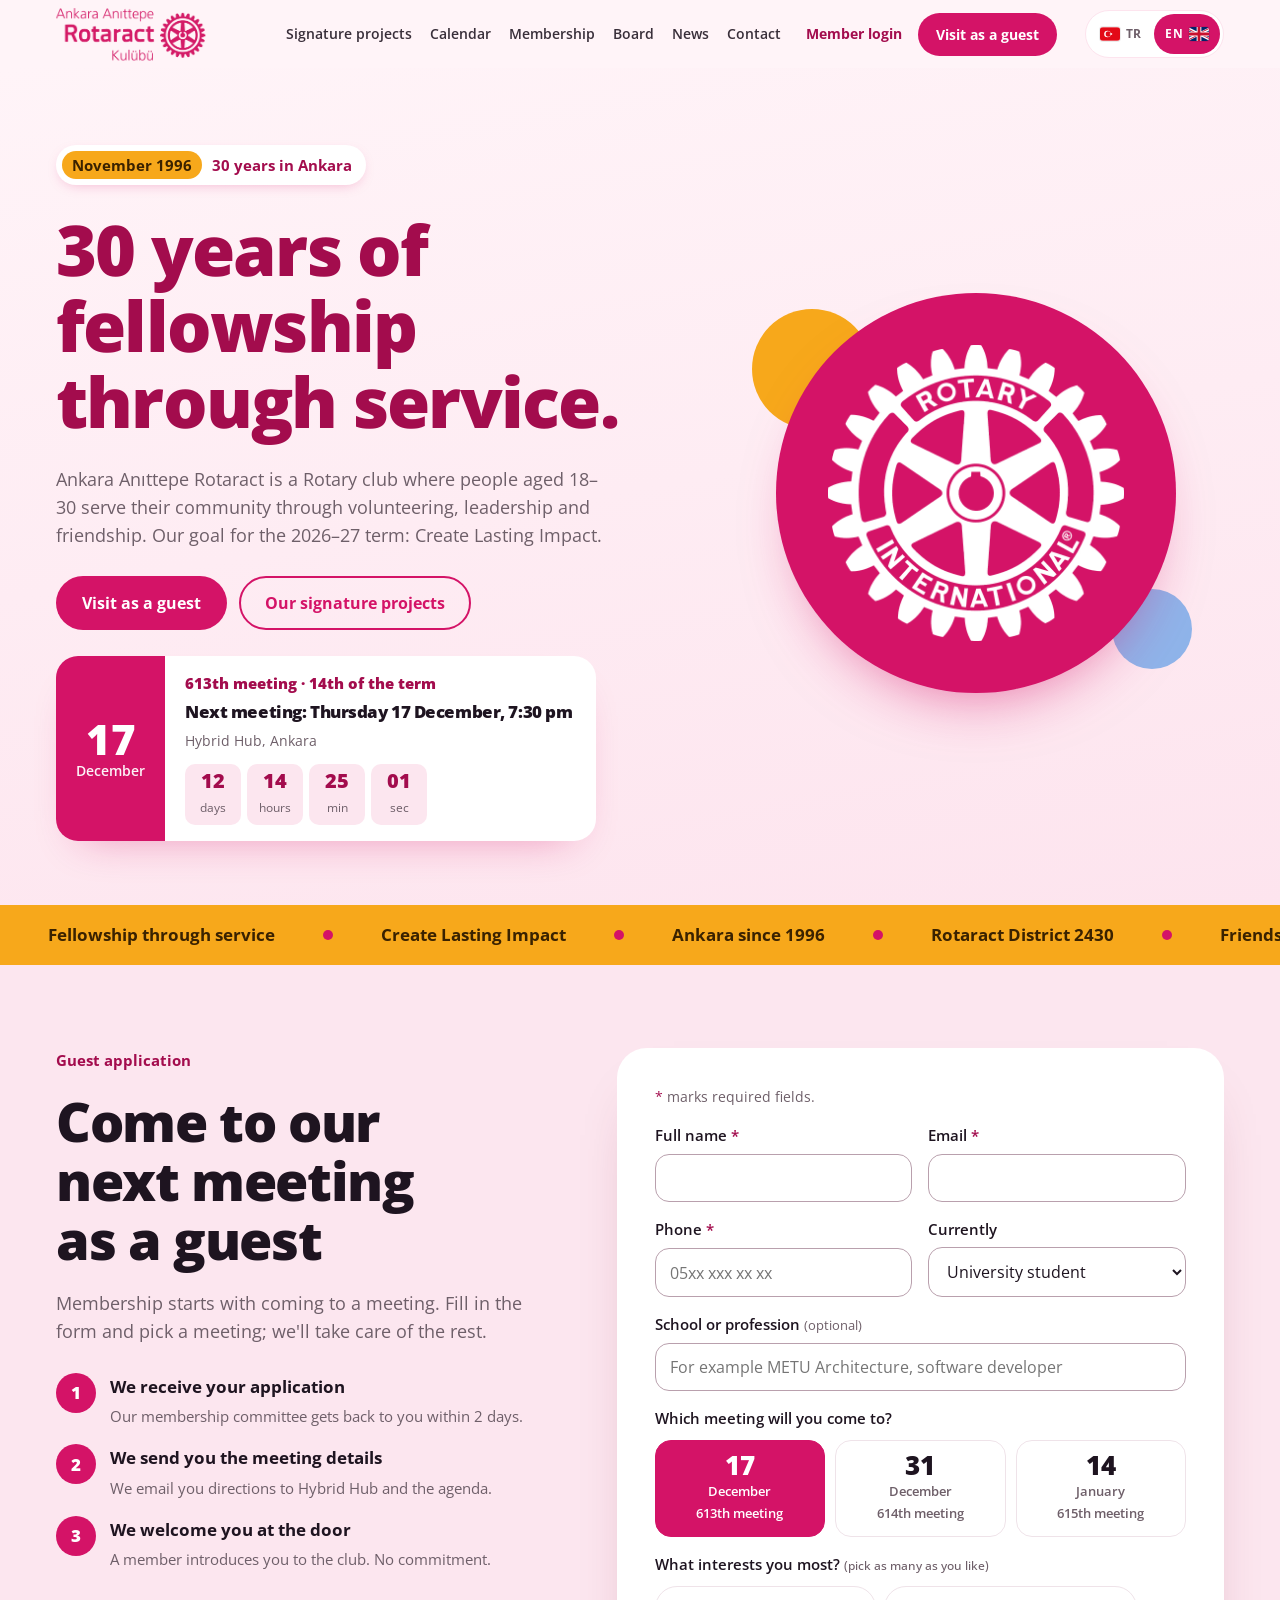
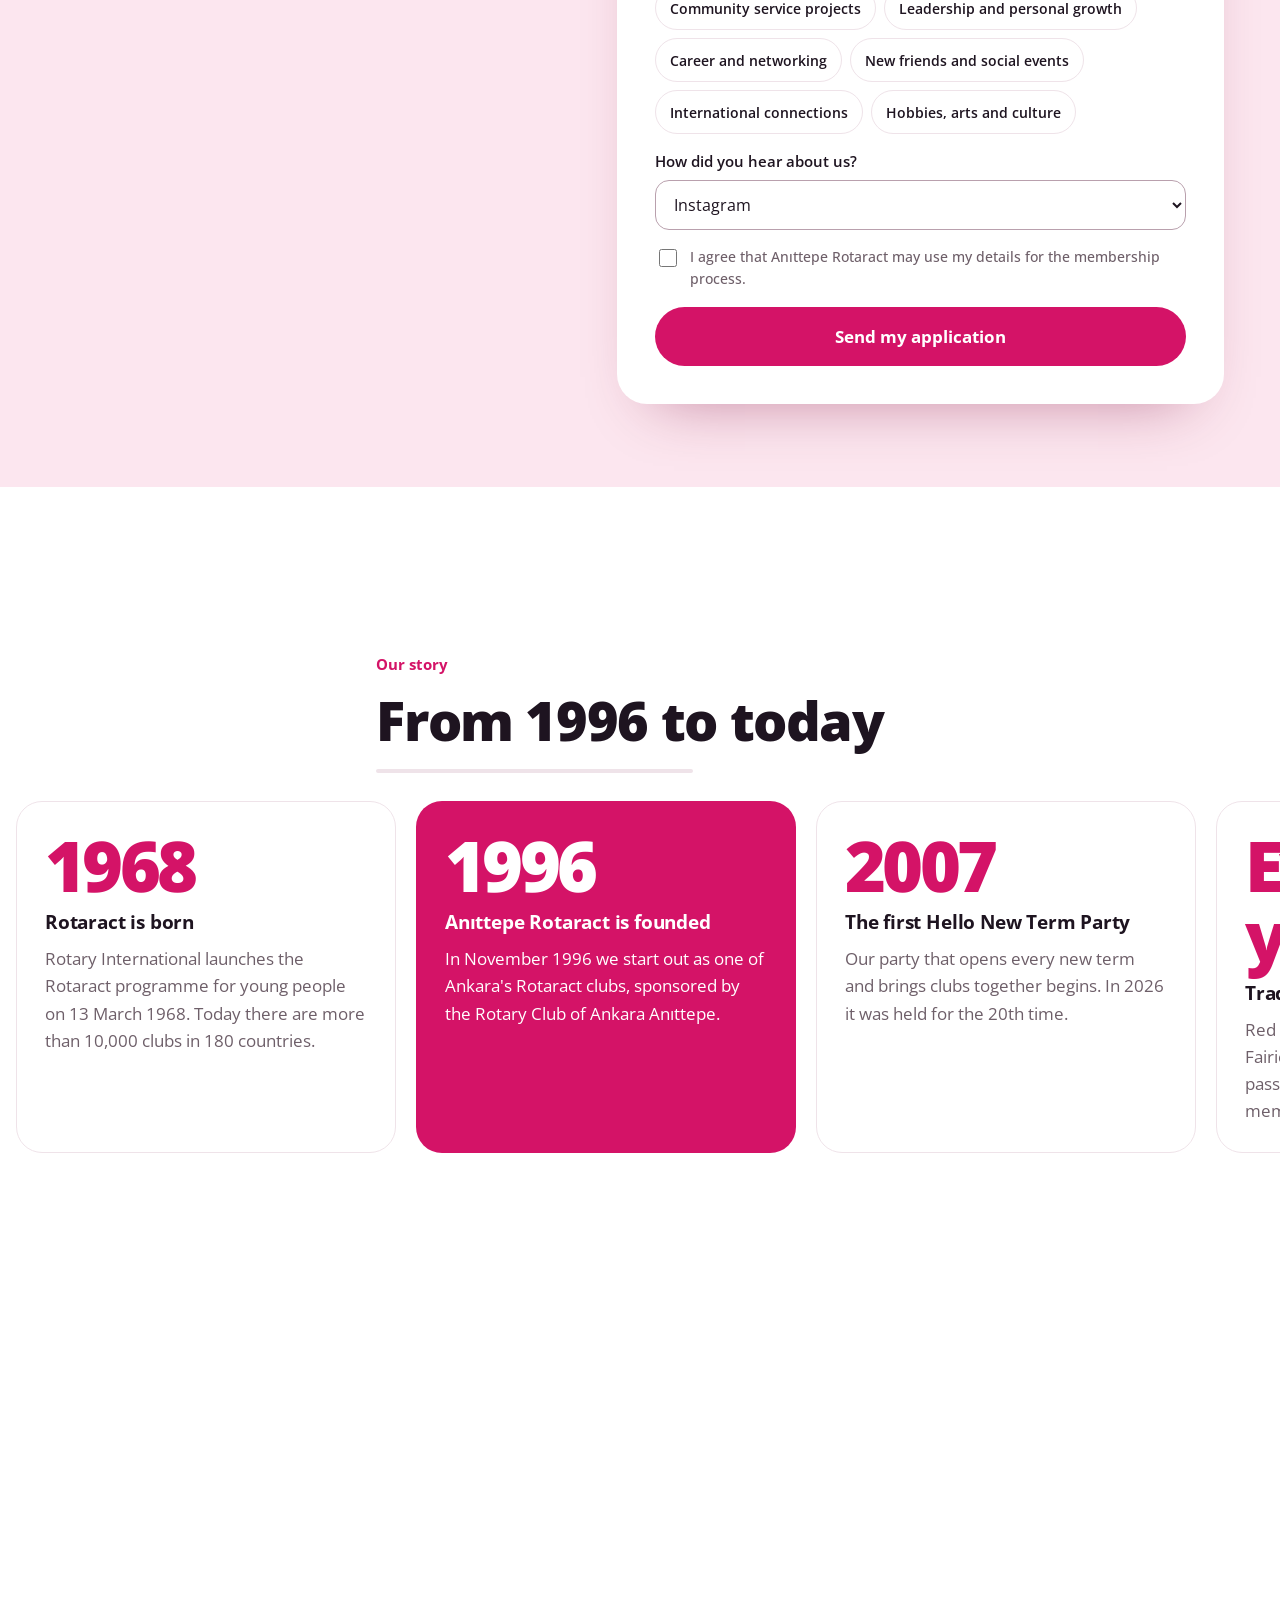
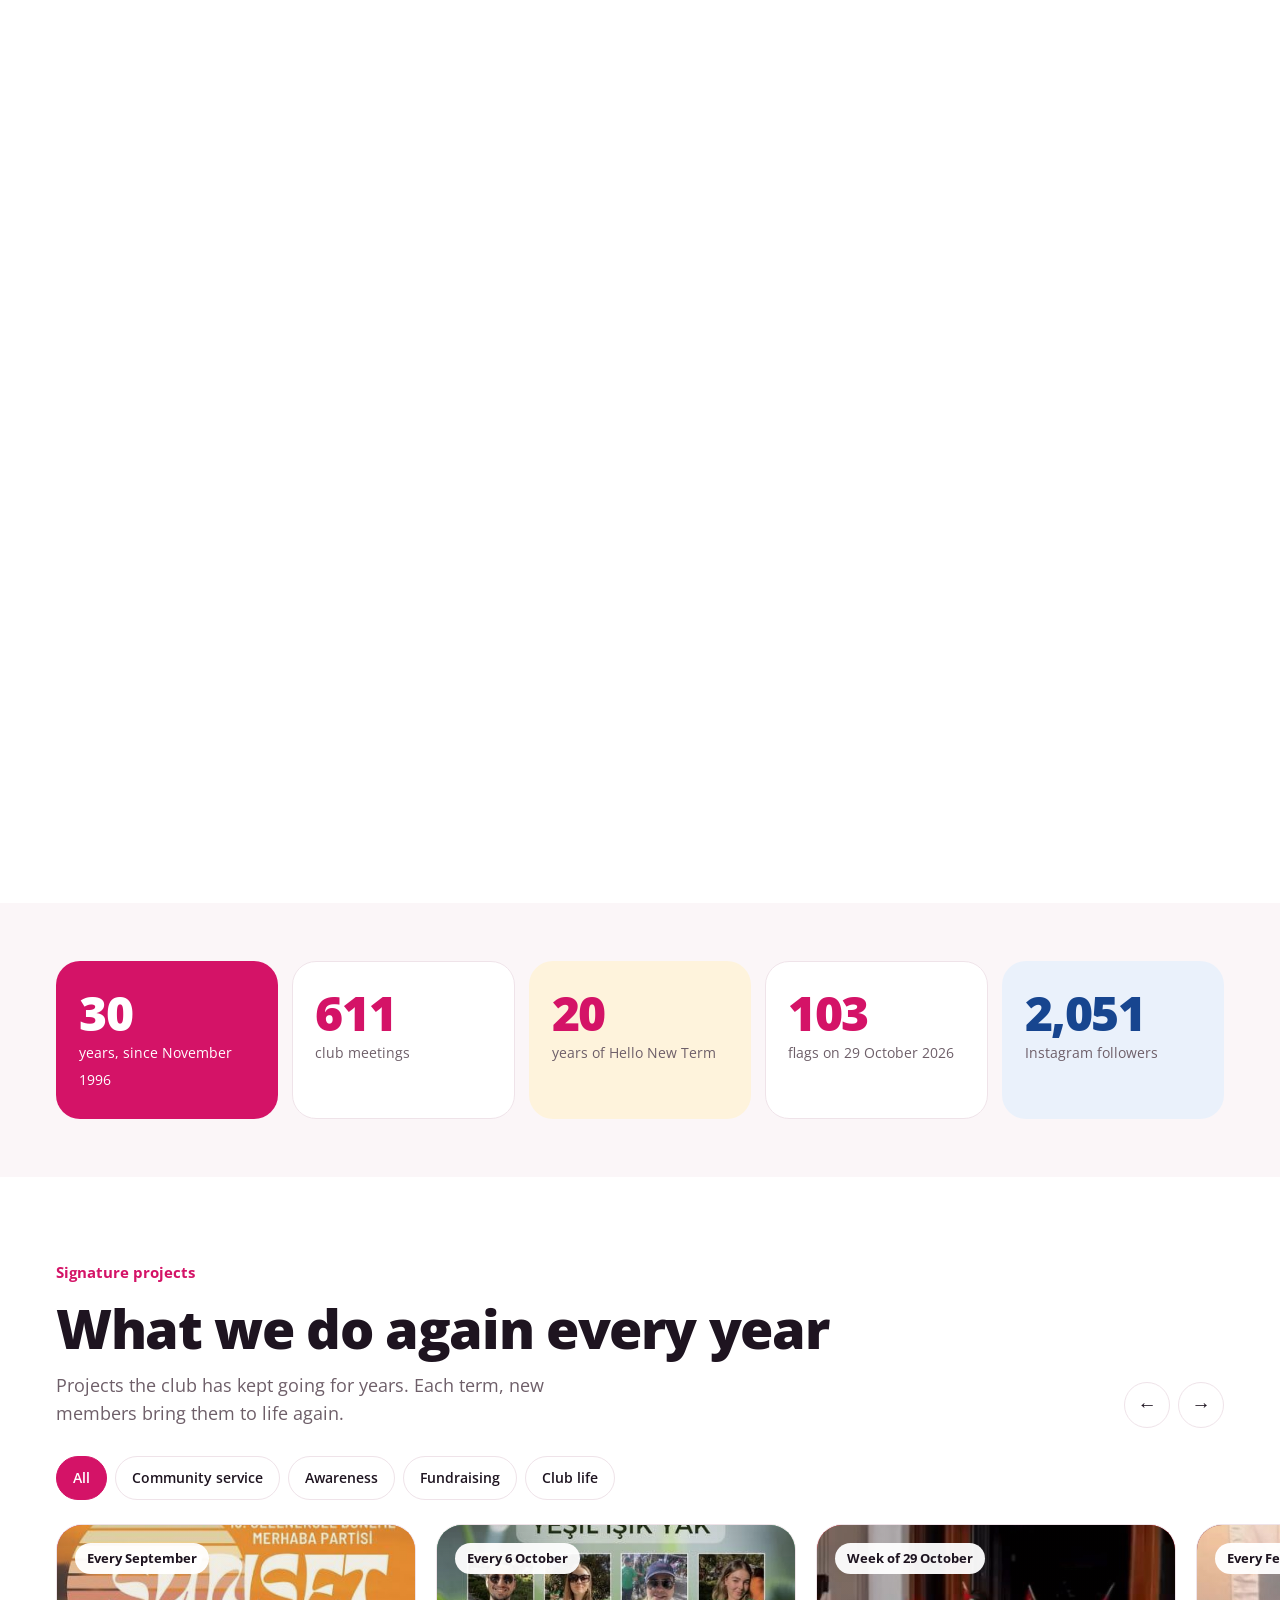
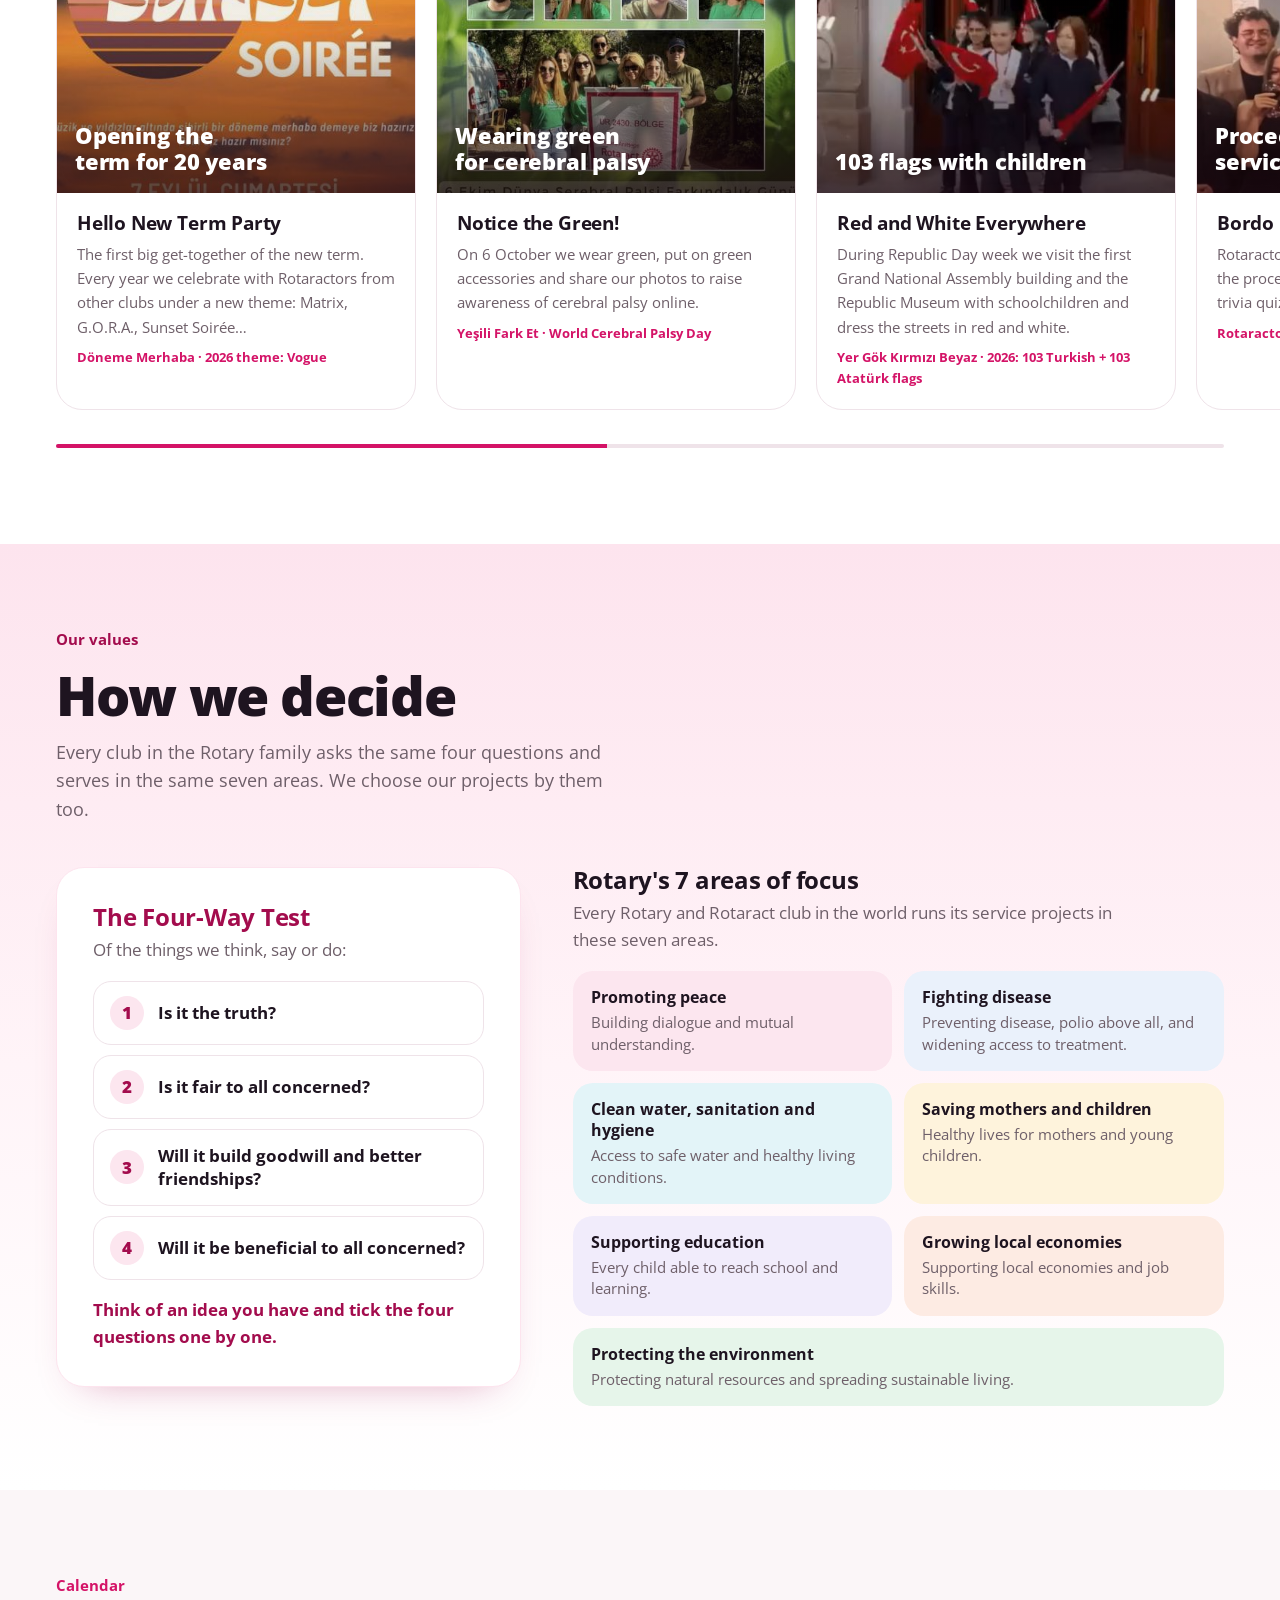
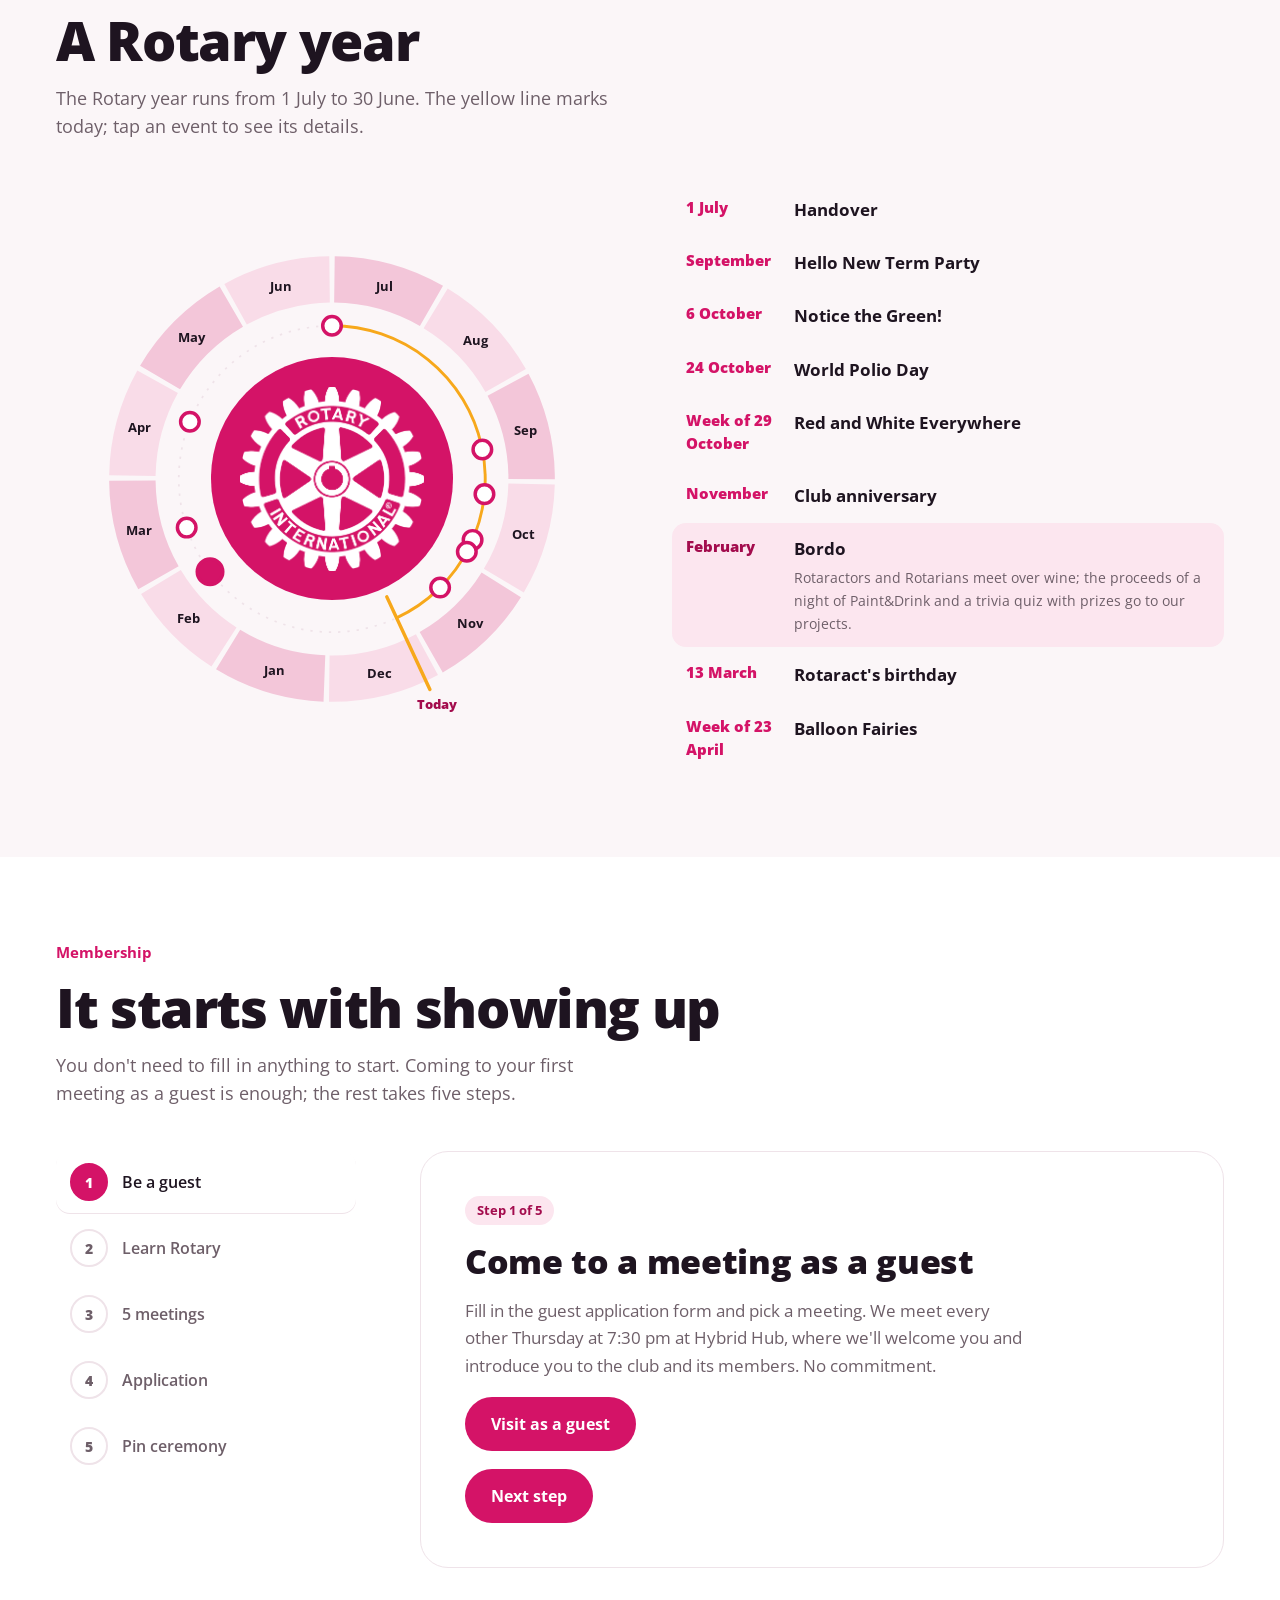
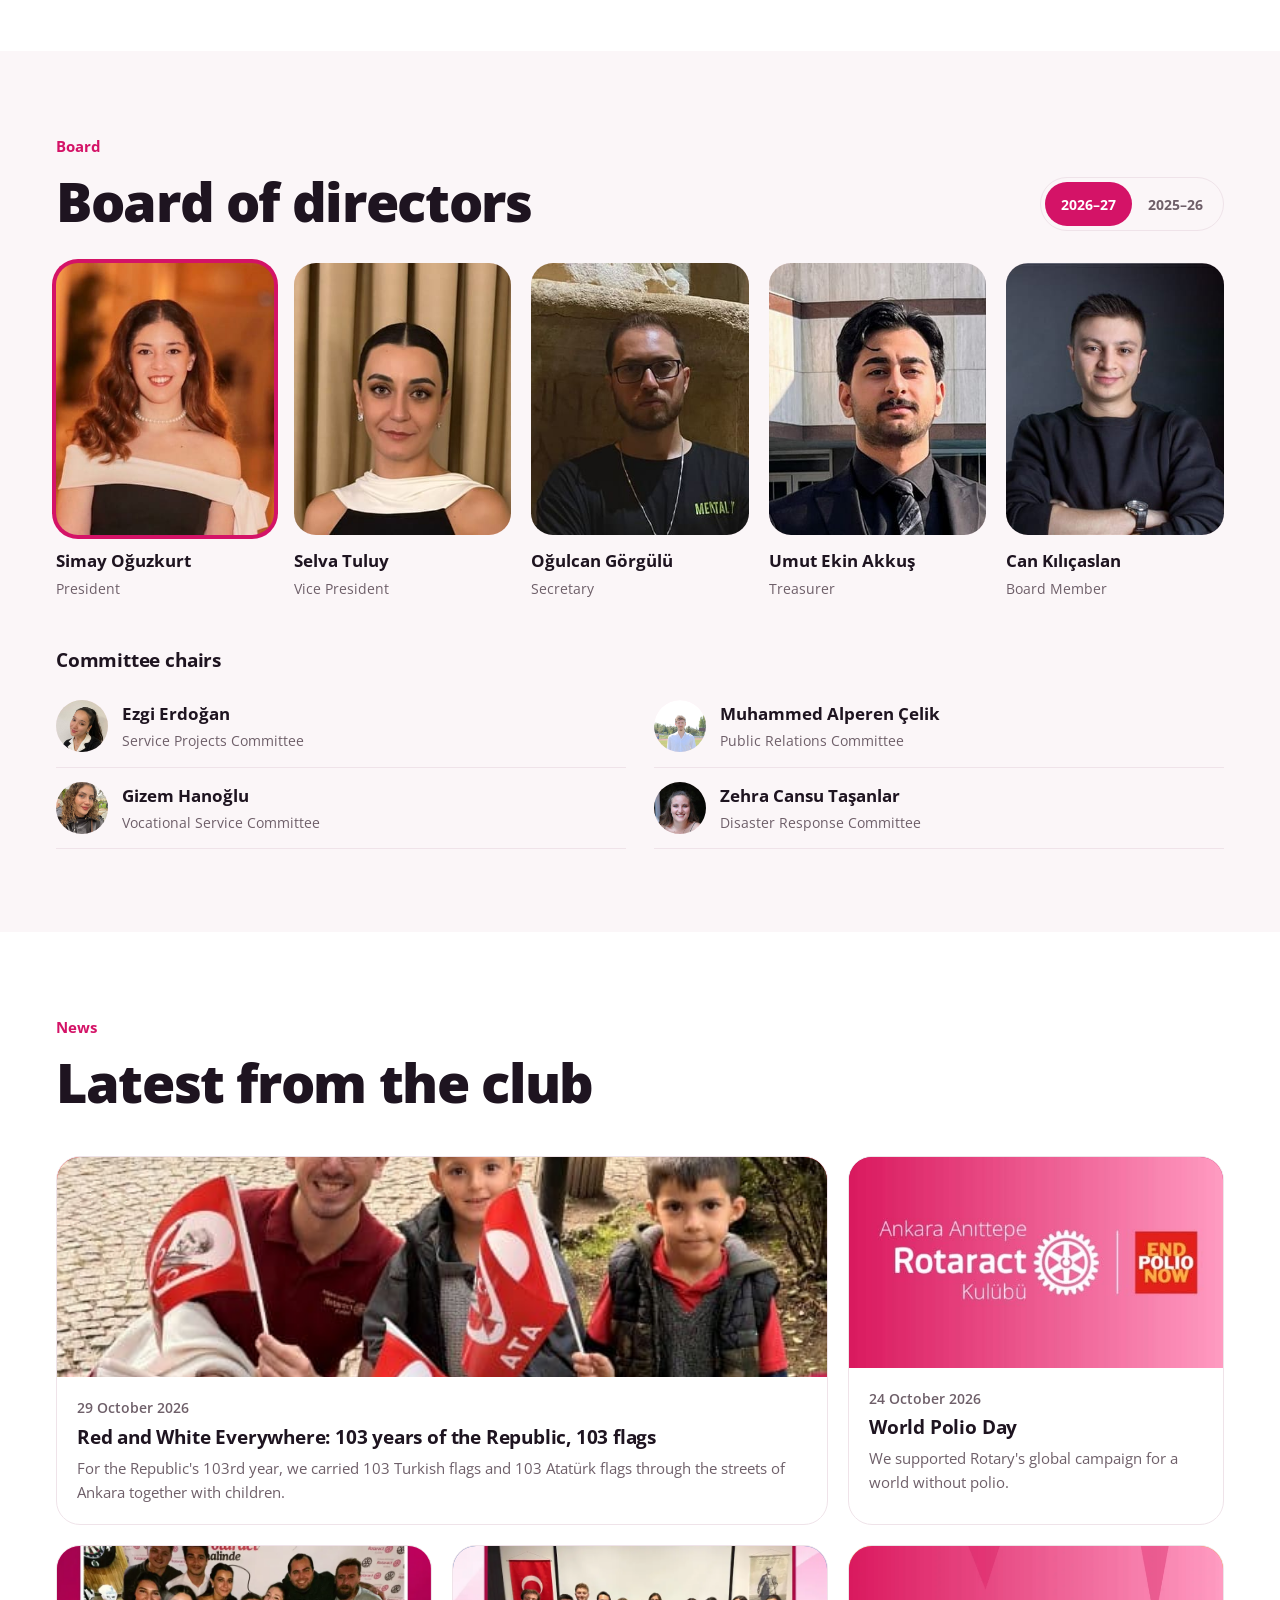
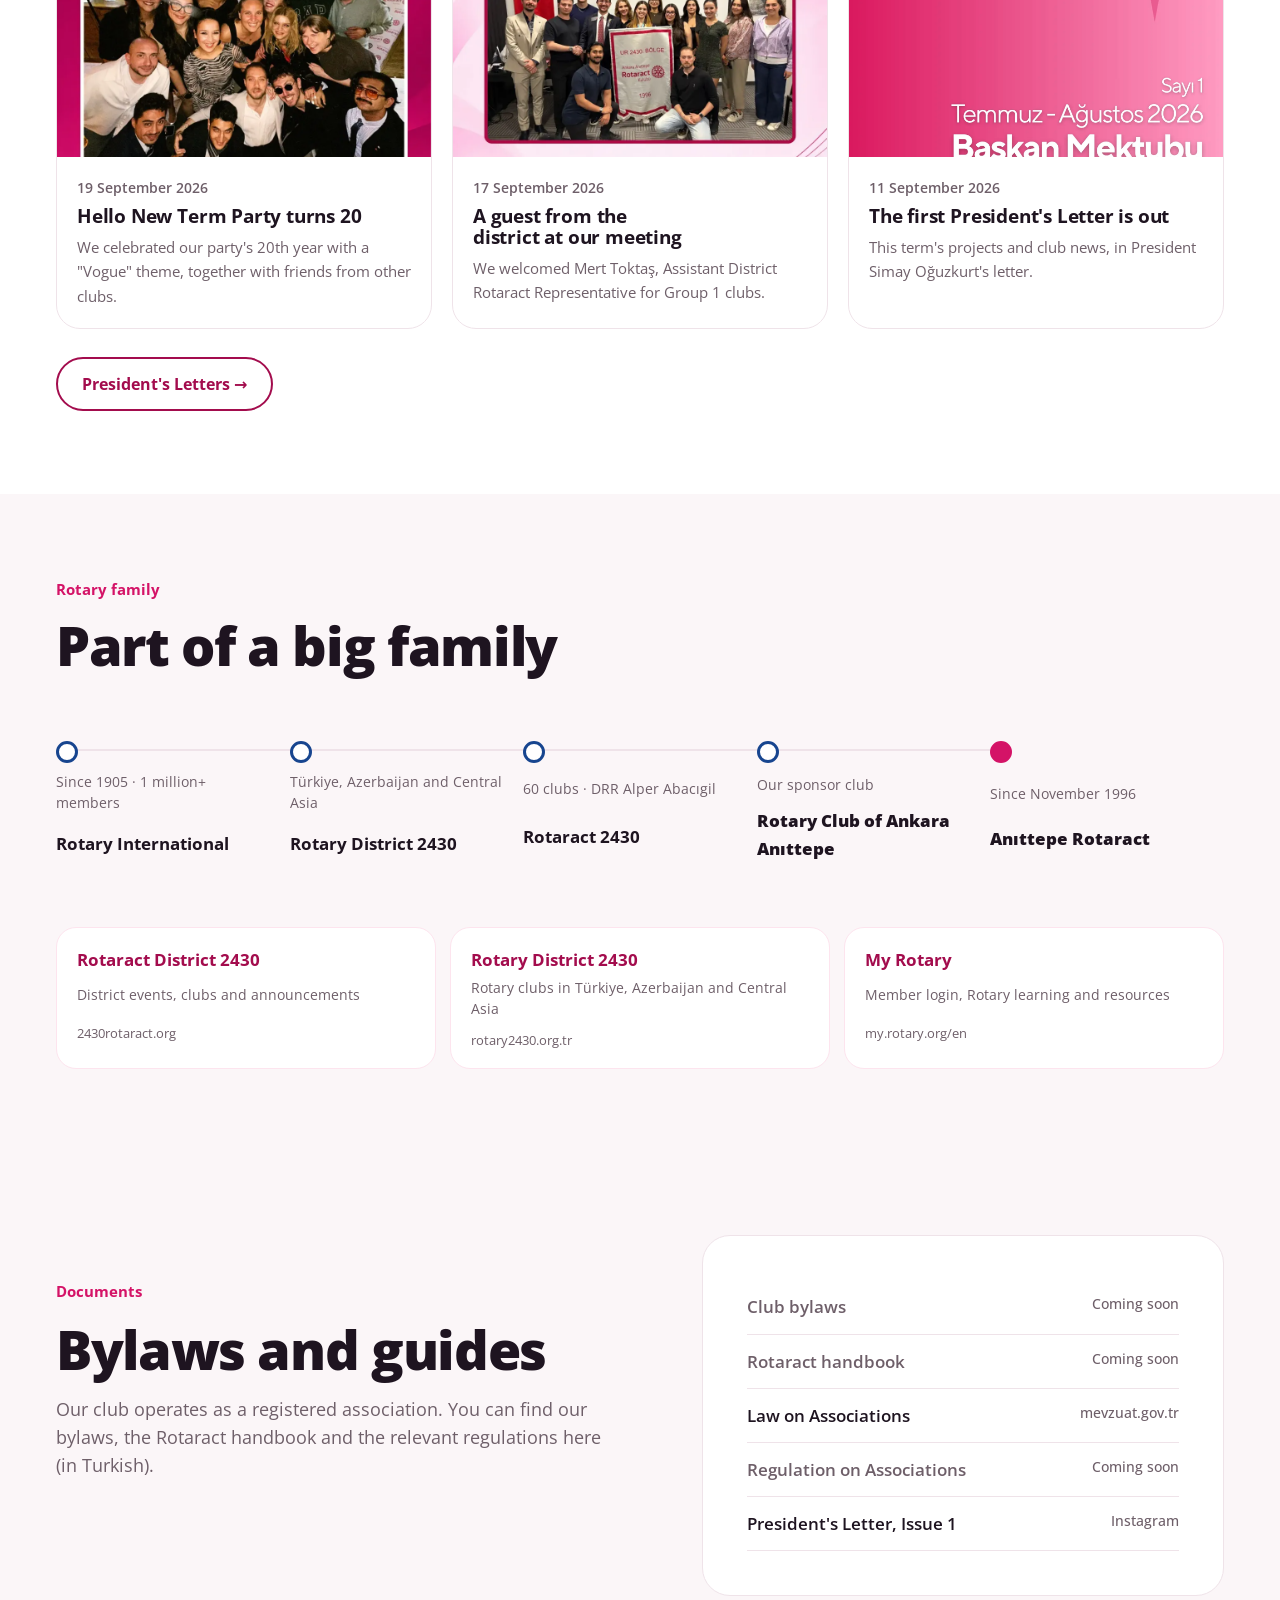
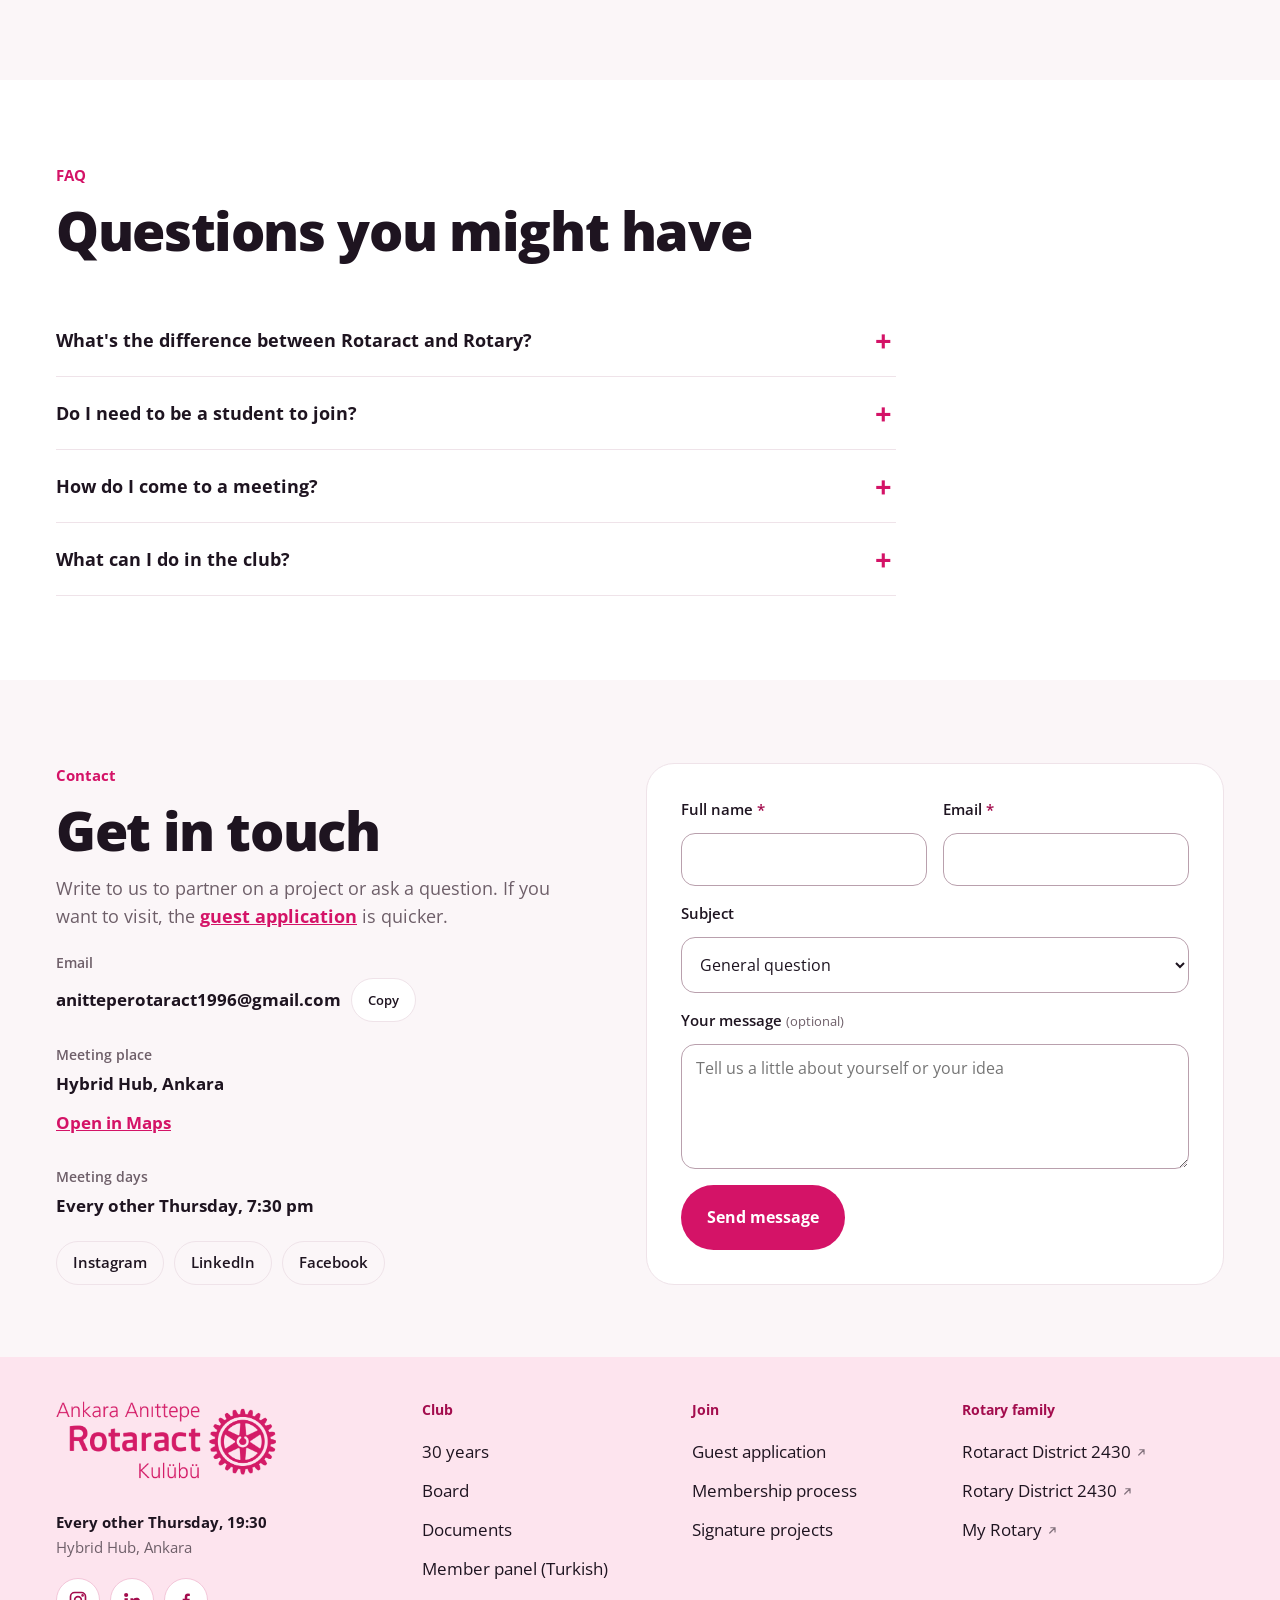
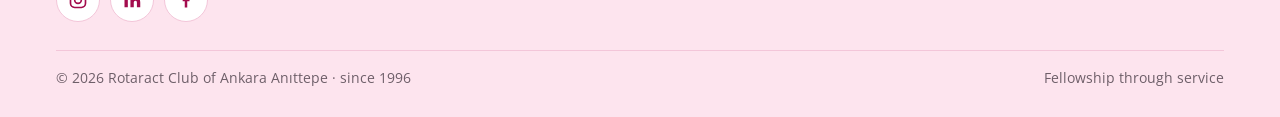
<file: en/index.html>
<!doctype html>
<html lang="en">
<head>
<meta charset="utf-8">
<meta name="viewport" content="width=device-width, initial-scale=1, viewport-fit=cover">
<title>Rotaract Club of Ankara Anıttepe | Volunteering in Ankara</title>
<link rel="canonical" href="https://anitteperotaract.org/en/">
<link rel="alternate" hreflang="tr" href="https://anitteperotaract.org/">
<link rel="alternate" hreflang="en" href="https://anitteperotaract.org/en/">
<link rel="alternate" hreflang="x-default" href="https://anitteperotaract.org/">
<link rel="manifest" href="https://anitteperotaract.org/site.webmanifest">
<link rel="icon" href="https://anitteperotaract.org/favicon.ico" sizes="16x16 32x32 48x48">
<link rel="icon" type="image/png" sizes="32x32" href="https://anitteperotaract.org/assets/icons/favicon-32.png">
<link rel="icon" type="image/png" sizes="192x192" href="https://anitteperotaract.org/assets/icons/icon-192.png">
<link rel="apple-touch-icon" href="https://anitteperotaract.org/assets/icons/apple-touch-icon.png">
<meta name="theme-color" content="#D41367">
<meta name="description" content="Rotaract Club of Ankara Anıttepe: volunteering, leadership and friendship for people aged 18–30 in Ankara since 1996. Meetings, projects, membership.">
<meta property="og:type" content="website">
<meta property="og:site_name" content="Rotaract Club of Ankara Anıttepe">
<meta property="og:title" content="Rotaract Club of Ankara Anıttepe">
<meta property="og:description" content="Volunteering, leadership and friendship for people aged 18–30 in Ankara since 1996. Join our next meeting as a guest.">
<meta property="og:url" content="https://anitteperotaract.org/en/">
<meta property="og:image" content="https://anitteperotaract.org/assets/og-image.jpg">
<meta property="og:image:width" content="1200">
<meta property="og:image:height" content="630">
<meta property="og:image:alt" content="Rotaract Club of Ankara Anıttepe logo">
<meta property="og:locale" content="en_US">
<meta property="og:locale:alternate" content="tr_TR">
<meta name="twitter:card" content="summary_large_image">
<link rel="preconnect" href="https://fonts.googleapis.com">
<link rel="preconnect" href="https://fonts.gstatic.com" crossorigin>
<link rel="stylesheet" href="https://fonts.googleapis.com/css2?family=Open+Sans:wght@400;500;600;700;800&display=swap">
<script type="application/ld+json">
{"@context":"https://schema.org","@type":"NGO","name":"Rotaract Club of Ankara Anıttepe","alternateName":["Ankara Anıttepe Rotaract Kulübü","Anıttepe Rotaract"],"url":"https://anitteperotaract.org/en/","inLanguage":"en","@id":"https://anitteperotaract.org/#org","logo":"https://anitteperotaract.org/assets/icons/icon-512.png","image":"https://anitteperotaract.org/assets/og-image.jpg","address":{"@type":"PostalAddress","addressLocality":"Ankara","addressCountry":"TR"},"email":"anitteperotaract1996@gmail.com","foundingDate":"1996-11","areaServed":"Ankara","sameAs":["https://www.instagram.com/anitteperotaract/","https://www.facebook.com/AnittepeRotaractKulubu/","https://www.linkedin.com/company/anittepe-rotaract/"],"parentOrganization":{"@type":"Organization","name":"Rotary International","url":"https://www.rotary.org"}}
</script>
<style>
/* Layout: kızılcık hero → kayan şerit → sabitlenen yatay 30 yıl çizelgesi → sayaçlar → sürüklenebilir projeler → Rotary yılı çarkı → üyelik → kurul → haberler → iletişim. Tek cesur öğe: pembe disk üzerinde beyaz Rotary çarkı (marka kuralı: çark asla döndürülmez/animasyonla döndürülmez, üzerine yazı konmaz). */
:root{
  --cran:#D41367; --cran-deep:#A30C4D; --cran-soft:#FCE6EF; --on-cran:#FFFFFF;
  --royal:#17458F; --gold:#F7A81B; --gold-soft:#FEF3DC;
  --bg:#FFFFFF; --bg-2:#FBF6F8; --surface:#FFFFFF; --ink:#1E1420; --muted:#6E5F69; --line:#EFE3E9;
  --ring-a:#F9DCE8; --ring-b:#F3C6D9;
  --f:"Open Sans", "Segoe UI", system-ui, -apple-system, sans-serif;
  --gl:max(16px, env(safe-area-inset-left, 0px)); --gr:max(16px, env(safe-area-inset-right, 0px));
  --maxw:1200px; --hdr:68px;
}
/* Tek, aydınlık tema: gece modunda da açık kalır. */
:root{--blush:#FFF4F8; --blush-2:#FDE4EE; --sky-soft:#EAF1FB; color-scheme:light}

*{box-sizing:border-box}
html{scroll-behavior:smooth;scroll-padding-top:var(--hdr)}
body{background:var(--bg);color:var(--ink);font-family:var(--f);font-size:17px;line-height:1.6;-webkit-font-smoothing:antialiased}
body::before{content:"";position:fixed;inset:0 0 auto;height:env(safe-area-inset-top,0px);z-index:60;background:var(--blush)}
a{color:inherit}
h1,h2,h3{line-height:1.08;text-wrap:balance;margin:0;font-weight:800;letter-spacing:-.025em}
h2{font-size:clamp(2rem,4.6vw,3.4rem)}
h3{font-size:1.2rem;font-weight:700;letter-spacing:-.01em}
p{margin:0}
:focus-visible{outline:3px solid var(--gold);outline-offset:3px;border-radius:6px}
.wrap{max-width:var(--maxw);margin:0 auto;padding-left:var(--gl);padding-right:var(--gr)}
.band{padding-block:clamp(72px,10vw,128px)}
.alt{background:var(--bg-2)}
.lead{color:var(--muted);max-width:56ch;font-size:1.1rem}
.sec-head{display:grid;gap:14px;margin-bottom:44px;max-width:780px}
.kicker{color:var(--cran);font-weight:700;font-size:.95rem}
.btn{display:inline-flex;align-items:center;gap:8px;font:700 1rem var(--f);padding:14px 24px;border-radius:999px;border:2px solid transparent;cursor:pointer;text-decoration:none;transition:transform .2s cubic-bezier(.2,.8,.2,1),background .2s,color .2s}
.btn:hover{transform:translateY(-2px)}
.btn:active{transform:scale(.97)}
.btn-cran{background:var(--cran);color:var(--on-cran)}
.btn-white{background:#fff;color:#A30C4D}
.btn-line{border-color:currentColor;background:transparent}
.tn{font-variant-numeric:tabular-nums}

/* ---------- Logo crops ---------- */
.lg{position:relative;aspect-ratio:1330/470;overflow:hidden;display:block}
.lg img{position:absolute;max-width:none;width:150.38%;left:-38.72%;top:-6.38%;height:auto}
.wh{position:relative;aspect-ratio:1;overflow:hidden;display:block}
.wh img{position:absolute;max-width:none;width:470.6%;left:-336.5%;top:-15.3%;height:auto}
.l-white{display:none}

/* ---------- Progress + header ---------- */
.progress{position:fixed;left:0;top:env(safe-area-inset-top,0px);height:3px;width:100%;transform-origin:0 50%;transform:scaleX(0);background:var(--gold);z-index:70}
header.site{position:sticky;top:env(safe-area-inset-top,0px);z-index:50;transition:background .35s,box-shadow .35s;background:var(--blush);color:var(--ink)}
header.site.scrolled{background:color-mix(in srgb,var(--bg) 92%,transparent);backdrop-filter:blur(12px);color:var(--ink);box-shadow:0 1px 0 var(--line)}
.hdr{display:flex;align-items:center;gap:20px;height:var(--hdr)}
.brand{width:150px;flex:none}
.brand .on-top{display:block}
.brand .on-scroll{display:none}
header.scrolled .brand .on-top{display:none}
header.scrolled .brand .on-scroll{display:block}
nav.main{display:flex;gap:2px;margin-left:auto}
nav.main a{text-decoration:none;font-weight:600;font-size:.93rem;padding:8px 10px;white-space:nowrap;border-radius:999px;opacity:.88}
nav.main a:hover{opacity:1;background:color-mix(in srgb,currentColor 12%,transparent)}
.hdr .btn{padding:10px 18px;font-size:.92rem}
.menu-btn{display:none;background:none;border:2px solid currentColor;border-radius:10px;width:44px;height:40px;color:inherit;cursor:pointer;font-size:1.1rem}
@media (max-width:1200px){
  nav.main{display:none;position:absolute;left:0;right:0;top:var(--hdr);flex-direction:column;background:var(--bg);color:var(--ink);border-bottom:1px solid var(--line);padding:8px var(--gr) 16px var(--gl)}
  nav.main.open{display:flex}
  .menu-btn{display:block;margin-left:auto}
  .hdr .btn{display:none}
}

/* ---------- Hero ---------- */
.hero{background:linear-gradient(170deg,var(--blush) 0%,var(--blush-2) 100%);color:var(--ink);position:relative;overflow:hidden}
.hero h1{color:var(--cran-deep)}
.hero-inner{isolation:isolate;display:grid;grid-template-columns:1.1fr .9fr;gap:clamp(24px,5vw,72px);align-items:center;padding-block:clamp(40px,6vw,80px) clamp(56px,8vw,104px)}
.hero-copy{display:grid;gap:26px;min-width:0;position:relative;z-index:2}
.since{display:inline-flex;align-items:center;gap:10px;font-weight:700;font-size:.95rem;background:#fff;color:var(--cran-deep);padding:6px 14px 6px 6px;border-radius:999px;justify-self:start;box-shadow:0 4px 14px -6px rgba(212,19,103,.35)}
.since b{background:var(--gold);color:#3A2200;border-radius:999px;padding:2px 10px}
.hero h1{font-size:clamp(2.4rem,5.6vw,4.4rem)}
.hero .lead{color:var(--muted)}
.hero-actions{display:flex;flex-wrap:wrap;gap:12px}
.hero-actions .btn-line{color:var(--cran)}
.ticket{background:#fff;color:#1E1420;border-radius:22px;display:grid;grid-template-columns:auto 1fr;max-width:540px;overflow:hidden;box-shadow:0 20px 44px -26px rgba(212,19,103,.45)}
.ticket-date{background:var(--cran);color:#fff;padding:18px 20px;display:grid;place-items:center;text-align:center;line-height:1;min-width:96px}
.ticket-date b{font-size:2.6rem;font-weight:800;display:block}
.ticket-date span{font-size:.85rem;font-weight:600;opacity:.8;margin-top:4px;display:block}
.ticket-body{padding:16px 20px;display:grid;gap:6px;min-width:0}
.ticket-no{font-weight:800;color:#A30C4D;font-size:.92rem}
.ticket-body h3{font-size:1.08rem}
.ticket-body p{color:#6E5F69;font-size:.9rem}
.cd{display:flex;gap:6px;margin-top:6px;flex-wrap:wrap}
.cd div{background:#FCE6EF;border-radius:10px;padding:6px 10px;min-width:56px;text-align:center}
.cd b{font-size:1.25rem;font-weight:800;display:block;line-height:1.1;color:#A30C4D}
.cd span{font-size:.7rem;color:#6E5F69}
.hero-wheel{position:relative;justify-self:center;width:min(100%,400px);aspect-ratio:1;border-radius:50%;background:var(--cran);display:grid;place-items:center;box-shadow:0 30px 60px -30px rgba(212,19,103,.6)}
.hero-wheel .rw{width:74%;height:auto;display:block}
.hero-wheel::before,.hero-wheel::after{content:"";position:absolute;border-radius:50%;z-index:-1}
.hero-wheel::before{width:30%;aspect-ratio:1;background:var(--gold);left:-6%;top:4%}
.hero-wheel::after{width:20%;aspect-ratio:1;background:#8FB4EA;right:-4%;bottom:6%}@media (max-width:880px){.hero-inner{grid-template-columns:1fr}.hero-wheel{width:min(56%,260px);order:-1}}

/* ---------- Marquee ---------- */
.marquee{background:var(--gold);color:#3A2200;overflow:hidden;padding-block:16px;white-space:nowrap}
.marquee-track{display:inline-flex;gap:48px;animation:mq 38s linear infinite;padding-left:48px}
.marquee span{font-weight:700;font-size:1.05rem;display:inline-flex;align-items:center;gap:48px}
.marquee span::after{content:"";width:10px;height:10px;border-radius:50%;background:var(--cran);display:inline-block}
@keyframes mq{to{transform:translateX(-50%)}}

/* ---------- Guest application ---------- */
.apply{background:var(--cran-soft)}
.apply-grid{display:grid;grid-template-columns:.9fr 1.1fr;gap:clamp(28px,5vw,72px);align-items:start}
.apply-copy{display:grid;gap:20px;position:sticky;top:calc(var(--hdr) + 24px)}
.apply-steps{list-style:none;margin:8px 0 0;padding:0;display:grid;gap:16px;counter-reset:a}
.apply-steps li{display:grid;grid-template-columns:40px 1fr;gap:4px 14px}
.apply-steps li::before{counter-increment:a;content:counter(a);grid-row:span 2;width:40px;height:40px;border-radius:50%;background:var(--cran);color:#fff;display:grid;place-items:center;font-weight:800}
.apply-steps span{color:var(--muted);font-size:.95rem}
.apply-form{background:var(--surface);border-radius:30px;padding:clamp(22px,4vw,38px);box-shadow:0 30px 60px -36px rgba(120,0,50,.45)}
.gf-fields{display:grid;grid-template-columns:1fr 1fr;gap:16px}
.gf-fields .full{grid-column:1/-1}
.apply-form label{display:grid;gap:6px;font-weight:600;font-size:.92rem}
.apply-form small{color:var(--muted);font-weight:500}
.apply-form input:not([type=checkbox]),.apply-form select{font:400 1rem var(--f);padding:12px 14px;border-radius:14px;border:1.5px solid var(--line);background:var(--bg);color:var(--ink);width:100%}
.apply-form input:focus,.apply-form select:focus{border-color:var(--cran);outline:none}
.apply-form fieldset{border:0;padding:0;margin:0;display:grid;gap:10px;min-width:0}
.apply-form legend{font-weight:600;font-size:.92rem;padding:0;margin-bottom:10px}
.date-pick{display:grid;grid-template-columns:repeat(3,1fr);gap:10px}
.date-pick label{cursor:pointer;display:block}
.date-pick input{position:absolute;opacity:0;pointer-events:none}
.date-pick .dp{display:grid;gap:2px;padding:12px;border-radius:16px;border:1.5px solid var(--line);text-align:center;transition:all .2s}
.date-pick .dp b{font-size:1.6rem;font-weight:800;line-height:1}
.date-pick .dp span{font-size:.8rem;color:var(--muted);font-weight:600}
.date-pick input:checked + .dp{background:var(--cran);border-color:var(--cran);color:#fff}
.date-pick input:checked + .dp span{color:rgba(255,255,255,.85)}
.date-pick input:focus-visible + .dp{outline:3px solid var(--gold);outline-offset:2px}
.interest{display:flex;flex-wrap:wrap;gap:8px}
.interest button{font:600 .88rem var(--f);border:1.5px solid var(--line);background:var(--bg);color:var(--ink);padding:8px 14px;border-radius:999px;cursor:pointer;transition:all .2s}
.interest button[aria-pressed="true"]{background:var(--ink);color:var(--bg);border-color:var(--ink)}
.apply-form .check{display:flex;gap:10px;align-items:flex-start;font-weight:500;font-size:.88rem;color:var(--muted)}
.apply-form .check input{margin-top:3px;accent-color:var(--cran);width:18px;height:18px;flex:none}
.apply-form .btn{justify-content:center;font-size:1.05rem;padding:16px}
.gf-err{grid-column:1/-1;color:var(--cran);font-weight:700;font-size:.92rem}
.gf-done{display:grid;gap:14px;text-align:left;animation:swap .5s cubic-bezier(.2,.8,.2,1)}
.gf-done .ok{width:56px;height:56px;border-radius:50%;background:var(--cran);color:#fff;display:grid;place-items:center;font-size:1.6rem;font-weight:800}
.gf-done h3{font-size:1.6rem;font-weight:800}
.gf-done p{color:var(--muted)}
@media (max-width:900px){.apply-grid{grid-template-columns:1fr}.apply-copy{position:static}}
@media (max-width:520px){.gf-fields{grid-template-columns:1fr}.date-pick{grid-template-columns:1fr 1fr 1fr;gap:6px}.date-pick .dp{padding:10px 4px}}

/* Floating apply button */
.fab{position:fixed;left:calc(16px + env(safe-area-inset-left,0px));bottom:calc(16px + env(safe-area-inset-bottom,0px));z-index:69;background:var(--cran);color:#fff;font:700 .95rem var(--f);padding:14px 20px;border-radius:999px;text-decoration:none;box-shadow:0 12px 30px -10px rgba(120,0,50,.6);transform:translateY(140%);transition:transform .35s cubic-bezier(.2,.8,.2,1)}
.fab.show{transform:none}

/* ---------- Pinned timeline ---------- */
.tl{position:relative;background:var(--bg)}
.tl-sticky{position:sticky;top:calc(var(--hdr) + env(safe-area-inset-top,0px));height:calc(100svh - var(--hdr));overflow:hidden;display:flex;flex-direction:column;justify-content:center;gap:28px;padding-block:24px}
.tl-head{display:flex;justify-content:space-between;align-items:end;gap:20px;flex-wrap:wrap}
.tl-bar{height:4px;background:var(--line);border-radius:4px;overflow:hidden;width:min(320px,60%)}
.tl-bar i{display:block;height:100%;width:100%;background:var(--cran);transform-origin:0 50%;transform:scaleX(0)}
.tl-track{display:flex;gap:20px;padding-left:var(--gl);padding-right:var(--gr);will-change:transform}
.tl-card{flex:0 0 min(78vw,380px);background:var(--surface);border:1px solid var(--line);border-radius:26px;padding:28px;display:grid;gap:12px;align-content:start;min-height:280px}
.tl-card .yr{font-size:clamp(3rem,6vw,4.4rem);font-weight:800;letter-spacing:-.05em;line-height:1;color:var(--cran)}
.tl-card p{color:var(--muted)}
.tl-card.hl{background:var(--cran);color:var(--on-cran);border-color:transparent}
.tl-card.hl .yr{color:#fff}
.tl-card.hl p{color:rgba(255,255,255,.88)}
.tl-card.dark{background:var(--gold);color:#3A2200;border-color:transparent}
.tl-card.dark .yr{color:#fff}
.tl-card.dark p{color:#5A3A00}
.tl.static{height:auto!important}
.tl.static .tl-sticky{position:static;height:auto;padding-block:clamp(72px,10vw,120px)}
.tl.static .tl-track{overflow-x:auto;scroll-snap-type:x mandatory;transform:none!important;padding-bottom:12px}
.tl.static .tl-card{scroll-snap-align:start}

/* ---------- Counters ---------- */
.stats{display:grid;grid-template-columns:repeat(5,1fr);gap:14px}
.stats div{padding:26px 22px;border-radius:24px;background:var(--surface);border:1px solid var(--line)}
.stats div:nth-child(1){background:var(--cran);color:#fff;border-color:transparent}
.stats div:nth-child(3){background:var(--gold-soft);border-color:transparent}
.stats div:nth-child(5){background:var(--sky-soft);border-color:transparent}
.stats b{font-size:clamp(2rem,4vw,3rem);font-weight:800;display:block;line-height:1.05;letter-spacing:-.03em;color:var(--cran)}
.stats div:nth-child(1) b{color:#fff}
.stats div:nth-child(5) b{color:var(--royal)}
.stats span{font-size:.9rem;color:var(--muted)}
.stats div:nth-child(1) span{color:rgba(255,255,255,.9)}
@media (max-width:900px){.stats{grid-template-columns:1fr 1fr}.stats div:last-child{grid-column:1/-1}}

/* ---------- Projects rail ---------- */
.rail-head{display:flex;justify-content:space-between;align-items:end;gap:20px;flex-wrap:wrap;margin-bottom:28px}
.chips{display:flex;flex-wrap:wrap;gap:8px}
.chip{font:600 .9rem var(--f);border:1.5px solid var(--line);background:var(--surface);color:var(--ink);padding:8px 16px;border-radius:999px;cursor:pointer;transition:background .2s,color .2s,border-color .2s}
.chip[aria-pressed="true"]{background:var(--cran);color:var(--on-cran);border-color:var(--cran)}
.arrows{display:flex;gap:8px}
.arrows button{width:46px;height:46px;border-radius:50%;border:1.5px solid var(--line);background:var(--surface);color:var(--ink);cursor:pointer;font-size:1.2rem;transition:background .2s}
.arrows button:hover{background:var(--cran);color:var(--on-cran);border-color:var(--cran)}
.rail{display:flex;gap:20px;overflow-x:auto;scroll-snap-type:x mandatory;padding-left:max(var(--gl),calc((100vw - var(--maxw))/2 + 16px));padding-right:var(--gr);padding-bottom:16px;scrollbar-width:none;cursor:grab}
.rail::-webkit-scrollbar{display:none}
.rail.drag{cursor:grabbing;scroll-snap-type:none}
.proj{flex:0 0 min(84vw,360px);scroll-snap-align:start;border-radius:26px;overflow:hidden;background:var(--surface);border:1px solid var(--line);display:flex;flex-direction:column;transition:transform .3s cubic-bezier(.2,.8,.2,1)}
.proj:hover{transform:translateY(-6px)}
.proj[hidden]{display:none!important}
.proj-art{aspect-ratio:4/3;max-width:100%;position:relative;padding:18px;display:flex;flex-direction:column;justify-content:space-between;color:#fff}
.proj-art .when{align-self:flex-start;background:rgba(255,255,255,.95);color:#1E1420;font-weight:700;font-size:.82rem;padding:5px 12px;border-radius:999px}
.proj-art .big{font-size:clamp(1.2rem,1.7vw,1.45rem);font-weight:800;letter-spacing:-.01em;line-height:1.2;text-wrap:balance;max-width:22ch}
.proj-body{padding:20px;display:grid;gap:8px;flex:1;align-content:start}
.proj-body p{color:var(--muted);font-size:.95rem}
.proj-body small{color:var(--cran);font-weight:700;font-size:.82rem}
.rail-progress{height:4px;background:var(--line);border-radius:4px;margin-top:18px;overflow:hidden}
.rail-progress i{display:block;height:100%;background:var(--cran);width:20%;transition:transform .15s,width .15s}

/* ---------- Year dial ---------- */
.dial{display:grid;grid-template-columns:1fr 1fr;gap:clamp(24px,5vw,64px);align-items:center}
#wheel{width:100%;max-width:520px;height:auto;display:block;margin:0 auto;overflow:visible}
#wheel text{font-family:var(--f);fill:var(--muted)}
#wheel .mlabel{font-size:11px;font-weight:700}
#wheel .ev{cursor:pointer}
#wheel .ev circle.dot{fill:var(--surface);stroke:var(--cran);stroke-width:3;transition:r .25s}
#wheel .ev:hover circle.dot,#wheel .ev.active circle.dot{fill:var(--cran)}
#wheel .ev.active circle.dot{r:11}
#wheel .ev:focus-visible{outline:none}
#wheel .ev:focus-visible circle.dot{stroke:var(--gold);stroke-width:5}
#wheel .needle{stroke:var(--gold);stroke-width:3;stroke-linecap:round}
#wheel .today-t{fill:var(--gold);font-weight:800;font-size:11px}
.dial-box{position:relative}
.dial-center{position:absolute;inset:0;display:grid;place-items:center;pointer-events:none}
.rw-disc{width:44%;aspect-ratio:1;border-radius:50%;background:var(--cran);display:grid;place-items:center}
.rw-disc img{width:76%;height:auto;display:block}
.ev-list{list-style:none;margin:0;padding:0;display:grid;gap:2px}
.ev-list button{width:100%;display:grid;grid-template-columns:96px 1fr;gap:12px;align-items:start;text-align:left;background:none;border:0;padding:12px 14px;border-radius:14px;cursor:pointer;font:inherit;color:var(--ink);transition:background .2s}
.ev-list button:hover{background:var(--bg-2)}
.ev-list button.active{background:var(--cran-soft)}
.ev-list .d{font-weight:800;color:var(--cran);font-size:.92rem}
.ev-list .t{font-weight:700}
.ev-list .x{display:block;color:var(--muted);font-size:.9rem;font-weight:400;max-height:0;overflow:hidden;transition:max-height .35s}
.ev-list button.active .x{max-height:120px;margin-top:4px}
@media (max-width:880px){.dial{grid-template-columns:1fr}}

/* ---------- Membership ---------- */
.journey{display:grid;grid-template-columns:300px 1fr;gap:clamp(24px,5vw,64px);align-items:start}
.steps{list-style:none;margin:0;padding:0;display:grid;gap:4px;counter-reset:s;position:relative}
.steps button{width:100%;text-align:left;display:flex;gap:14px;align-items:center;font:600 1rem var(--f);color:var(--muted);background:none;border:0;padding:12px 14px;border-radius:14px;cursor:pointer}
.steps button::before{counter-increment:s;content:counter(s);width:34px;height:34px;border-radius:50%;border:2px solid var(--line);display:grid;place-items:center;font-weight:800;font-size:.9rem;flex:none;transition:all .25s}
.steps button[aria-selected="true"]{background:var(--surface);color:var(--ink);box-shadow:0 1px 0 var(--line)}
.steps button[aria-selected="true"]::before{background:var(--cran);border-color:var(--cran);color:#fff}
.steps button.done::before{border-color:var(--cran);color:var(--cran)}
.step-panel{background:var(--surface);border:1px solid var(--line);border-radius:28px;padding:clamp(24px,4vw,44px);display:grid;gap:18px;min-height:310px;align-content:start}
.step-panel.swap{animation:swap .45s cubic-bezier(.2,.8,.2,1)}
@keyframes swap{from{opacity:0;transform:translateX(18px)}to{opacity:1;transform:none}}
.step-panel h3{font-size:clamp(1.5rem,3vw,2.1rem);font-weight:800}
.step-panel p{color:var(--muted);max-width:56ch}
.tag{justify-self:start;font-size:.8rem;font-weight:700;padding:4px 12px;border-radius:999px;background:var(--cran-soft);color:var(--cran)}
.meet-dots{display:flex;gap:10px;flex-wrap:wrap}
.meet-dots span{width:46px;height:46px;border-radius:50%;border:2px dashed var(--line);display:grid;place-items:center;font-size:.85rem;color:var(--muted);font-weight:700;transition:all .3s}
.meet-dots span.on{border:2px solid var(--cran);background:var(--cran);color:#fff;transform:scale(1.06)}
.step-nav{display:flex;gap:10px;flex-wrap:wrap}
.btn-ghost{border:1.5px solid var(--line);background:transparent;color:var(--ink);padding:11px 20px}
@media (max-width:880px){.journey{grid-template-columns:1fr}.steps{grid-template-columns:repeat(5,1fr)}.steps button{flex-direction:column;gap:6px;font-size:.7rem;text-align:center;padding:10px 2px}}

/* ---------- Board ---------- */
.term-row{display:flex;justify-content:space-between;align-items:end;flex-wrap:wrap;gap:16px;margin-bottom:32px}
.seg{display:inline-flex;background:var(--bg-2);border:1px solid var(--line);border-radius:999px;padding:4px}
.seg button{font:700 .9rem var(--f);border:0;background:none;color:var(--muted);padding:9px 16px;border-radius:999px;cursor:pointer}
.seg button[aria-pressed="true"]{background:var(--cran);color:var(--on-cran)}
.board{display:grid;grid-template-columns:repeat(5,1fr);gap:20px}
.person{display:grid;gap:12px}
.avatar{aspect-ratio:4/5;max-width:100%;border-radius:22px;display:grid;place-items:center;font-weight:800;font-size:2.6rem;color:var(--cran);background:var(--cran-soft);position:relative;overflow:hidden}
.person.lead-p .avatar{background:var(--cran);color:#fff;box-shadow:0 0 0 4px var(--cran)}
.avatar img{position:absolute;inset:0;width:100%;height:100%;object-fit:cover;object-position:50% 30%}
.committees ul.cm{grid-template-columns:repeat(2,minmax(0,1fr));column-gap:28px}
.committees ul.cm li{justify-content:flex-start;align-items:center;flex-wrap:nowrap;gap:14px}
.committees ul.cm li > div{display:grid;gap:2px;min-width:0}
.committees ul.cm li b{font-weight:700}
.committees ul.cm li span{font-size:.9rem}
.mini{flex:none;width:52px;height:52px;border-radius:50%;object-fit:cover;object-position:50% 30%;background:var(--cran-soft)}
@media (max-width:540px){.committees ul.cm{grid-template-columns:1fr}}
.person b{display:block;font-weight:700}
.person span{color:var(--muted);font-size:.9rem}
.board.fade{animation:swap .45s cubic-bezier(.2,.8,.2,1)}
.committees{margin-top:48px;display:grid;gap:16px}
.committees ul{list-style:none;margin:0;padding:0;display:grid;grid-template-columns:repeat(2,1fr);column-gap:40px}
.committees li{display:flex;justify-content:space-between;gap:16px;padding:14px 0;border-bottom:1px solid var(--line);flex-wrap:wrap}
.committees li span{color:var(--muted)}
@media (max-width:900px){.board{grid-template-columns:repeat(3,1fr)}}
@media (max-width:540px){.board{grid-template-columns:1fr 1fr}.committees ul{grid-template-columns:1fr}}

/* ---------- News ---------- */
.news{display:grid;grid-template-columns:repeat(3,1fr);gap:20px}
.news-more{margin-top:28px}.news-more .btn{color:var(--cran-deep)}
.post{background:var(--surface);border:1px solid var(--line);border-radius:24px;overflow:hidden;display:flex;flex-direction:column;text-decoration:none;transition:transform .3s cubic-bezier(.2,.8,.2,1)}
.post:hover{transform:translateY(-4px)}
.post:hover h3{color:var(--cran)}
.post .art{aspect-ratio:16/9;max-width:100%;display:flex;align-items:flex-end;padding:16px;color:#fff;font-weight:800;font-size:1.6rem;letter-spacing:-.03em;line-height:1}
.post .inner{padding:20px;display:grid;gap:8px}
.post .art.ph{position:relative;padding:0;overflow:hidden}
.post .art.ph img{position:absolute;inset:0;width:100%;height:100%;object-fit:cover;display:block}
.post time{font-size:.85rem;color:var(--muted);font-weight:600}
.post p{color:var(--muted);font-size:.95rem}
.post.wide{grid-column:span 2}
.post.wide .art{aspect-ratio:auto;min-height:220px;font-size:2.4rem}
@media (max-width:900px){.news{grid-template-columns:1fr 1fr}.post.wide{grid-column:1/-1}}
@media (max-width:600px){.news{grid-template-columns:1fr}}

/* ---------- Family ---------- */
.family{display:grid;grid-template-columns:repeat(5,1fr);gap:0}
.fam{padding:22px 20px 22px 0;display:grid;gap:8px;position:relative}
.fam::before{content:"";display:block;width:16px;height:16px;border-radius:50%;background:var(--bg);border:3px solid var(--royal);position:relative;z-index:1}
.fam::after{content:"";position:absolute;left:16px;right:0;top:30px;height:2px;background:var(--line)}
.fam:last-child::after{display:none}
.fam:last-child::before{background:var(--cran);border-color:var(--cran)}
.fam small{color:var(--muted);font-size:.85rem}
.fam a{font-weight:700;text-decoration:none}
.fam a:hover{color:var(--cran)}
@media (max-width:820px){.family{grid-template-columns:1fr}.fam{padding:0 0 24px 34px}.fam::before{position:absolute;left:0;top:4px}.fam::after{left:7px;top:22px;bottom:0;right:auto;width:2px;height:auto}}


/* ---------- Support ---------- */
.support{display:grid;grid-template-columns:1.2fr 1fr;gap:20px}
.support > div{border-radius:28px;padding:clamp(26px,4vw,44px);display:grid;gap:16px;align-content:start}
.support > div:first-child{padding-inline:0}
.sup-b{background:var(--surface);border:1px solid var(--line)}
.docs{list-style:none;padding:0;margin:0;display:grid}
.docs li a{display:flex;justify-content:space-between;gap:12px;padding:13px 0;border-bottom:1px solid var(--line);text-decoration:none;font-weight:600}
.docs li a:hover{color:var(--cran)}
.docs li a span{color:var(--muted);font-size:.85rem;font-weight:500}
@media (max-width:800px){.support{grid-template-columns:1fr}}

/* ---------- FAQ ---------- */
.faq{max-width:840px}
.faq details{border-bottom:1px solid var(--line)}
.faq summary{cursor:pointer;list-style:none;padding:22px 44px 22px 0;font-weight:700;font-size:1.1rem;position:relative}
.faq summary::-webkit-details-marker{display:none}
.faq summary::after{content:"+";position:absolute;right:4px;top:14px;font-size:1.8rem;color:var(--cran);transition:transform .25s}
.faq details[open] summary::after{transform:rotate(45deg)}
.faq details p{padding:0 0 22px;color:var(--muted);max-width:64ch}

/* ---------- Contact ---------- */
.contact{display:grid;grid-template-columns:1fr 1.1fr;gap:clamp(24px,5vw,64px)}
.contact-info{display:grid;gap:22px;align-content:start}
.info-row{display:grid;gap:4px}
.info-row small{color:var(--muted);font-size:.85rem;font-weight:600}
.copy-line{display:flex;gap:10px;align-items:center;flex-wrap:wrap}
.copy-line code{font:700 1.05rem var(--f);user-select:all;word-break:break-all}
.copy-btn{font:600 .82rem var(--f);border:1.5px solid var(--line);background:var(--surface);color:var(--ink);border-radius:999px;padding:6px 12px;cursor:pointer}
.socials{display:flex;gap:10px;flex-wrap:wrap}
.socials a{text-decoration:none;font-weight:600;padding:9px 16px;border:1.5px solid var(--line);border-radius:999px;font-size:.92rem}
.socials a:hover{border-color:var(--cran);color:var(--cran)}
form.cf{background:var(--surface);border:1px solid var(--line);border-radius:28px;padding:clamp(20px,4vw,34px);display:grid;gap:16px;grid-template-columns:1fr 1fr}
form.cf .full{grid-column:1/-1}
form.cf label{display:grid;gap:6px;font-weight:600;font-size:.92rem}
form.cf input,form.cf select,form.cf textarea{font:400 1rem var(--f);padding:12px 14px;border-radius:14px;border:1.5px solid var(--line);background:var(--bg);color:var(--ink);width:100%}
form.cf input:focus,form.cf select:focus,form.cf textarea:focus{border-color:var(--cran);outline:none}
form.cf textarea{min-height:120px;resize:vertical}
form.cf .btn{justify-self:start}
.form-ok{grid-column:1/-1;background:var(--cran-soft);color:var(--cran);padding:12px 16px;border-radius:14px;font-weight:700}
@media (max-width:860px){.contact{grid-template-columns:1fr}}
@media (max-width:520px){form.cf{grid-template-columns:1fr}}

/* ---------- Footer ---------- */
footer.site{background:var(--blush-2);color:var(--ink);padding-block:56px 32px;position:relative;overflow:hidden}
.foot{display:grid;grid-template-columns:1.4fr 1fr 1fr 1.1fr;gap:32px;position:relative;z-index:1}
.foot h2{line-height:1.3;letter-spacing:0;text-wrap:wrap}
.foot-brand{display:grid;gap:18px;align-content:start;justify-items:start}
.foot .lg{display:block}
.foot-meet{margin:0;display:grid;gap:2px;font-size:.92rem;color:var(--muted)}
.foot-meet b{color:var(--ink);font-weight:700}
.foot .foot-social{list-style:none;margin:0;padding:0;display:flex;gap:10px}
.foot .foot-social a{width:44px;height:44px;padding:0;border-radius:50%;display:grid;place-items:center;background:#fff;color:var(--cran-deep);border:1px solid #F3C6D9;transition:background-color .2s,color .2s,border-color .2s}
.foot .foot-social a:hover{background:var(--cran);border-color:var(--cran);color:#fff}
.foot-social svg{width:20px;height:20px}
.foot .ext{width:.75em;height:.75em;margin-left:4px;vertical-align:-.05em;opacity:.55}
.foot a:focus-visible{outline:2px solid var(--cran);outline-offset:3px;border-radius:6px}
.foot .foot-social a:focus-visible{border-radius:50%}
.vh{position:absolute!important;width:1px;height:1px;overflow:hidden;clip:rect(0 0 0 0);white-space:nowrap}
@media (max-width:760px){.foot-ext{grid-column:1/-1}}
.foot .ext{display:inline-block}
.foot a:has(.ext){white-space:nowrap}
.foot .lg{width:220px}
.foot h2{margin:0 0 12px;font-size:.9rem;color:var(--cran-deep);font-weight:700}
.foot ul{list-style:none;margin:0;padding:0;display:grid;gap:8px}
.foot a{text-decoration:none;color:var(--ink)}
.foot a:hover{color:var(--cran)}
.foot p{color:var(--muted);font-size:.92rem;max-width:40ch;margin-top:14px}
.foot-bottom{margin-top:44px;padding-top:20px;border-top:1px solid #F3C6D9;font-size:.85rem;color:var(--muted);display:flex;justify-content:space-between;flex-wrap:wrap;gap:10px;position:relative;z-index:1}
@media (max-width:760px){.foot{grid-template-columns:1fr 1fr}.foot > div:first-child{grid-column:1/-1}}

/* ---------- Reveal (visible at rest, animates in on scroll) ---------- */
.rv.in{animation:rise .8s cubic-bezier(.2,.8,.2,1) both}
@keyframes rise{from{opacity:0;transform:translateY(28px)}to{opacity:1;transform:none}}

/* ---------- Draft notes ---------- */
.note{display:none;background:var(--gold-soft);color:var(--ink);border:1.5px dashed var(--gold);border-radius:14px;padding:12px 14px;font-size:.88rem;line-height:1.5;margin-bottom:24px;max-width:780px}
.note b{color:#9A6400}
body.show-notes .note{display:block}
.notes-toggle{position:fixed;right:calc(16px + env(safe-area-inset-right,0px));bottom:calc(16px + env(safe-area-inset-bottom,0px));z-index:70;font:700 .88rem var(--f);background:var(--gold);color:#2A1A00;border:0;border-radius:999px;padding:12px 18px;cursor:pointer;box-shadow:0 8px 24px rgba(0,0,0,.2)}
.toast{position:fixed;left:50%;bottom:calc(24px + env(safe-area-inset-bottom,0px));transform:translateX(-50%);background:#1E1420;color:#fff;padding:10px 18px;border-radius:12px;font-weight:600;z-index:80}

@media (prefers-reduced-motion: reduce){
  html{scroll-behavior:auto}
  *,*::before,*::after{animation:none!important;transition:none!important}
}
/* VALUES: 4'lü özdenetim + 7 odak alanı */
.values{display:grid;grid-template-columns:minmax(0,5fr) minmax(0,7fr);gap:clamp(28px,4vw,56px);align-items:start}
.fwt{background:#fff;border:1.5px solid var(--blush-2);box-shadow:0 18px 40px -28px rgba(163,12,77,.45);border-radius:28px;padding:clamp(22px,3vw,36px)}
.fwt h3{font-size:1.5rem;color:var(--cran-deep);margin-bottom:6px}
.fwt > p{color:var(--muted);margin-bottom:18px}
.fwt ol{list-style:none;display:grid;gap:10px;padding:0;margin:0}
.fwt button{width:100%;display:flex;align-items:center;gap:14px;text-align:left;font:700 1.08rem/1.35 var(--f);color:var(--ink);background:var(--bg);border:1.5px solid var(--line);border-radius:18px;padding:14px 16px;cursor:pointer;transition:background .2s,border-color .2s,color .2s}
.fwt button i{flex:none;width:34px;height:34px;border-radius:50%;display:grid;place-items:center;font-style:normal;font-weight:800;background:var(--cran-soft);color:var(--cran-deep);transition:background .2s,color .2s}
.fwt button[aria-pressed="true"]{background:var(--cran);border-color:var(--cran);color:#fff}
.fwt button[aria-pressed="true"] i{background:#fff;color:var(--cran)}
.fwt .fwt-out{margin:16px 0 0;font-weight:700;color:var(--cran-deep);min-height:1.6em}
.foci h3{font-size:1.5rem;margin-bottom:6px}
.foci > p{color:var(--muted);margin-bottom:18px;max-width:56ch}
.foci ul{list-style:none;padding:0;margin:0;display:grid;grid-template-columns:repeat(2,minmax(0,1fr));gap:12px}
.foci li{border-radius:20px;padding:16px 18px;background:var(--c,#fff)}
.foci li b{display:block;font-size:1.02rem;line-height:1.3;margin-bottom:4px}
.foci li span{font-size:.92rem;color:var(--muted);line-height:1.45;display:block}
.foci li:last-child{grid-column:1/-1}
@media (max-width:900px){.values{grid-template-columns:1fr}}
@media (max-width:520px){.foci ul{grid-template-columns:1fr}}
.lang-sw{display:inline-flex;align-items:center;background:#fff;border:1.5px solid var(--blush-2);border-radius:999px;padding:3px;gap:2px;flex:none}
.lang-sw a{font:700 .82rem/1 var(--f);text-decoration:none;color:var(--muted);padding:8px 11px;border-radius:999px;letter-spacing:.03em;transition:background .2s,color .2s}
.lang-sw a:hover{color:var(--cran-deep);background:var(--cran-soft)}
.lang-sw a[aria-current="true"]{background:var(--cran);color:#fff;pointer-events:none}
.lang-sw{margin-left:12px}.lang-sw a{gap:6px}.lang-sw .flag{width:20px;height:14px;border-radius:3px;flex:none;display:block;box-shadow:0 0 0 1px rgba(0,0,0,.08)}
@media (min-width:1201px){.hdr{gap:16px}nav.main{gap:0}nav.main a{font-size:.86rem;padding:8px 9px}.hdr .btn{font-size:.86rem;padding:10px 16px;white-space:nowrap;flex:none}.hdr .mlogin{font-size:.86rem}.lang-sw a{font-size:.78rem}}
@media (max-width:1200px){.hdr .mlogin{margin-left:auto}.hdr .menu-btn{margin-left:10px;flex:none}.lang-sw{margin-left:10px}}
@media (max-width:640px){.hdr .menu-btn{margin-left:auto}.lang-sw{margin-left:8px}.lang-sw a{padding:8px 9px}}
@media (max-width:400px){.hdr{gap:6px}.lang-sw{margin-left:4px}.lang-sw a{padding:6px 6px;gap:4px;min-width:0}.lang-sw .flag{width:16px;height:11px}}
.mlogin{font-weight:700;font-size:.92rem;color:var(--cran-deep);text-decoration:none;white-space:nowrap;flex:none}.mlogin:hover{text-decoration:underline}@media (max-width:640px){.mlogin{display:none}}
.lang-hint{position:fixed;left:50%;top:calc(var(--hdr) + 14px + env(safe-area-inset-top,0px));transform:translateX(-50%);z-index:80;display:flex;align-items:center;gap:12px;background:#fff;color:var(--ink);border:1.5px solid var(--blush-2);box-shadow:0 18px 40px -24px rgba(163,12,77,.55);border-radius:18px;padding:10px 12px 10px 16px;font-size:.92rem;max-width:calc(100% - 32px)}
.lang-hint a{font-weight:700;color:#fff;background:var(--cran);text-decoration:none;border-radius:999px;padding:7px 14px;white-space:nowrap}
.lang-hint button{border:0;background:none;color:var(--muted);font-size:1.2rem;cursor:pointer;padding:4px 6px;line-height:1}
@view-transition{navigation:auto}
::view-transition-old(root),::view-transition-new(root){animation-duration:.28s}
@media (prefers-reduced-motion: reduce){::view-transition-old(root),::view-transition-new(root){animation:none}}
.qlinks{display:grid;grid-template-columns:repeat(3,minmax(0,1fr));gap:14px;margin-top:40px}
.qlinks a{display:grid;gap:4px;text-decoration:none;color:var(--ink);background:#fff;border:1.5px solid var(--blush-2);border-radius:20px;padding:18px 20px;transition:border-color .2s,transform .2s}
.qlinks a:hover{border-color:var(--cran);transform:translateY(-2px)}
.qlinks b{font-size:1.08rem;color:var(--cran-deep)}
.qlinks span{color:var(--muted);font-size:.9rem;line-height:1.45}
.qlinks small{margin-top:6px;font-size:.8rem;color:var(--muted)}
@media (max-width:760px){.qlinks{grid-template-columns:1fr}}
/* ---------- UX + mobil düzenlemeler ---------- */
body{margin:0;overflow-wrap:break-word}
h1,h2,h3{overflow-wrap:break-word;hyphens:auto}
:focus-visible{outline-color:var(--royal)}
.date-pick input:focus-visible + .dp{outline-color:var(--royal)}
#wheel .ev:focus-visible circle.dot{stroke:var(--royal)}
.apply-form input:focus,.apply-form select:focus,form.cf input:focus,form.cf select:focus,form.cf textarea:focus{box-shadow:0 0 0 3px color-mix(in srgb,var(--cran) 22%,transparent)}
/* AA kontrast */
.apply .kicker,.tag,.form-ok{color:var(--cran-deep)}
.tl-card.dark .yr{color:var(--cran-deep)}
.ticket-date span{opacity:.95}
.proj-art .big,.post .art{text-shadow:0 2px 14px rgba(40,0,20,.35)}
.cd span{font-size:.75rem}
/* Dokunma hedefleri */
.menu-btn{height:44px}
.chip,.interest button,.seg button,.socials a,.copy-btn{min-height:44px}
.copy-btn{padding:8px 16px}
.socials a{display:inline-flex;align-items:center}
.lang-sw a{display:inline-flex;align-items:center;justify-content:center;min-height:40px;min-width:40px}
.foot ul{gap:0}
.foot li a{display:inline-block;padding-block:8px}
footer.site{padding-bottom:calc(88px + env(safe-area-inset-bottom,0px))}
@media (max-width:600px){#wheel .mlabel,#wheel .today-t{font-size:15px}}
/* Hover kaldırma efektleri yalnızca fareli cihazlarda */
@media (hover:none){.btn:hover,.proj:hover,.post:hover,.qlinks a:hover{transform:none}.rail{cursor:auto}}
/* Mobil menü: üye ol + üye girişi menüde */
.nav-extra{display:none}
@media (max-width:1200px){
  nav.main{max-height:calc(100svh - var(--hdr) - env(safe-area-inset-top,0px));overflow-y:auto;overscroll-behavior:contain;box-shadow:0 18px 30px -24px rgba(120,0,50,.45)}
  nav.main a{display:flex;align-items:center;min-height:48px;padding:12px 14px;font-size:1.05rem;opacity:1;white-space:normal}
  nav.main .nav-cta{justify-content:center;margin-top:10px;background:var(--cran);color:var(--on-cran)}
  nav.main .nav-cta:hover{background:var(--cran-deep)}
  nav.main .nav-login{color:var(--cran-deep);font-weight:700}
}
@media (min-width:641px){nav.main .nav-login{display:none}}
/* Kaydırmalı şeritler: dokunmatikte doğal kaydırma + snap hizası */
.tl.static .tl-track{scroll-padding-inline:var(--gl) var(--gr);overscroll-behavior-x:contain;scrollbar-width:thin}
.rail{scroll-padding-left:max(var(--gl),calc((100vw - var(--maxw))/2 + 16px));overscroll-behavior-x:contain}
/* Dil önerisi: içeriği örtmeyen, akış içi şerit */
.lang-hint{position:relative;left:auto;top:auto;transform:none;z-index:auto;max-width:none;justify-content:center;flex-wrap:wrap;border:0;border-bottom:1.5px solid var(--blush-2);border-radius:0;box-shadow:none;padding:calc(8px + env(safe-area-inset-top,0px)) var(--gr) 8px var(--gl)}
.lang-hint a{padding:10px 16px}
.lang-hint button{width:44px;height:44px;flex:none}
.lang-hint{flex-wrap:nowrap;gap:10px}
.lang-hint span{min-width:0}
/* Gizli tarih radyoları: genel input kuralı onlara width:100% veriyordu (375px ekranda yatay taşma) */
.date-pick label{position:relative}
.apply-form .date-pick input{left:0;top:0;width:1px;height:1px;padding:0;margin:0;border:0}
/* Metin bağlantılarına dokunma alanı */
.fam a,.info-row a{display:inline-block;padding-block:8px}
/* Küçük ekranlar */
@media (max-width:880px){.steps button{font-size:.78rem;line-height:1.25;overflow-wrap:anywhere;min-height:64px}}
@media (max-width:520px){
  .hero-wheel{width:min(46%,200px)}
  .hero-actions .btn{flex:1 1 100%;justify-content:center;text-align:center}
  .ticket-date{min-width:78px;padding:16px 12px}
  .ticket-body{padding:14px}
  .cd{display:grid;grid-template-columns:repeat(4,minmax(0,1fr))}
  .cd div{min-width:0;padding:6px 4px}
}
/* ---------- Telefon düzeni (≤640px): daha kısa sayfa, ilk ekranda başlık + başvuru ---------- */
.fab-login{display:none}
@media (max-width:640px){
  body{font-size:16.5px}
  .band{padding-block:44px}
  #hikaye + .band{padding-block:32px!important}
  #projeler{padding-bottom:44px!important}
  .sec-head{gap:10px;margin-bottom:24px}
  h2{font-size:clamp(1.75rem,8vw,2.1rem)}
  .lead{font-size:1.03rem;line-height:1.55}
  /* Hero: çark köşeye küçülür, başlık ve ana çağrı ilk ekranda */
  .hero-inner{position:relative;gap:0;padding-block:20px 36px}
  .hero-copy{gap:16px}
  .hero-wheel{position:absolute;top:16px;right:var(--gr);width:54px;order:0;box-shadow:0 12px 24px -14px rgba(212,19,103,.6)}
  .since{font-size:.82rem;gap:8px;white-space:nowrap;padding:4px 12px 4px 4px;margin-right:66px;max-width:calc(100% - 66px)}
  .hero h1{font-size:clamp(2rem,9.4vw,2.5rem);margin-top:4px}
  .hero .lead{font-size:1rem}
  .hero-actions{gap:8px}
  .hero-actions .btn{padding:13px 20px;min-height:50px}
  .hero-actions .btn-line{border-width:1.5px}
  .ticket{border-radius:18px}
  .ticket-date b{font-size:2.1rem}
  .marquee{padding-block:11px}
  .marquee span{font-size:.95rem}
  /* Başvuru: kısa adımlar, sıkı form */
  .apply-grid{gap:24px}
  .apply-copy{gap:12px}
  .apply-steps{display:flex;gap:10px;margin:4px calc(-1 * var(--gr)) 0 calc(-1 * var(--gl));padding:2px var(--gr) 4px var(--gl);overflow-x:auto;scroll-snap-type:x mandatory;scroll-padding-inline:var(--gl);overscroll-behavior-x:contain;scrollbar-width:none}
  .apply-steps::-webkit-scrollbar{display:none}
  .apply-steps li{flex:0 0 72vw;scroll-snap-align:start;background:#fff;border-radius:18px;padding:14px;align-content:start}
  .apply-copy{min-width:0}
  .apply-steps li{grid-template-columns:32px 1fr;gap:2px 12px}
  .apply-steps li::before{width:32px;height:32px;font-size:.9rem}
  .apply-form{border-radius:22px;padding:20px 16px}
  .gf-fields{gap:12px}
  .apply-form label,.apply-form legend{font-size:.95rem}
  .apply-form input:not([type=checkbox]),.apply-form select,form.cf input,form.cf select,form.cf textarea{font-size:16px;min-height:48px;padding:11px 14px}
  .apply-form legend{margin-bottom:8px}
  .date-pick .dp{padding:9px 4px;border-radius:14px}
  .date-pick .dp b{font-size:1.4rem}
  .interest button{padding:8px 13px}
  .apply-form .check{font-size:.9rem}
  .apply-form .check input{width:22px;height:22px;margin-top:0}
  /* Hikâye */
  .tl.static .tl-sticky{padding-block:44px;gap:18px}
  .tl-card{flex-basis:82vw;min-height:0;padding:22px;border-radius:22px}
  .tl-card .yr{font-size:2.6rem}
  /* Sayaçlar */
  .stats{display:flex;gap:10px;overflow-x:auto;scroll-snap-type:x mandatory;overscroll-behavior-x:contain;scrollbar-width:none;margin-inline:calc(-1 * var(--gl)) calc(-1 * var(--gr));padding:2px var(--gr) 4px var(--gl);scroll-padding-inline:var(--gl)}
  .stats::-webkit-scrollbar{display:none}
  .stats div{flex:0 0 42vw;scroll-snap-align:start}
  .stats div{padding:14px 16px;border-radius:18px}
  .stats b{font-size:1.9rem}
  /* Projeler: filtreler tek satır kayar, oklar yerine parmakla kaydırma */
  .rail-head{margin-bottom:18px}
  .arrows{display:none}
  .chips{flex-wrap:nowrap;overflow-x:auto;scrollbar-width:none;margin-inline:calc(-1 * var(--gl)) calc(-1 * var(--gr));padding-inline:var(--gl) var(--gr);scroll-padding-inline:var(--gl);margin-bottom:18px!important}
  .chips::-webkit-scrollbar{display:none}
  .chip{flex:none}
  .proj{flex-basis:82vw;border-radius:22px}
  .proj-art{aspect-ratio:16/9}
  .proj-art .big{font-size:1.15rem}
  .proj-body{padding:16px 18px}
  /* Değerler: 7 odak alanı yatay kaydırılır */
  .values{gap:28px;grid-template-columns:minmax(0,1fr)}
  .values > *{min-width:0}
  .fwt{border-radius:22px;padding:20px 16px}
  .fwt h3,.foci h3{font-size:1.3rem}
  .fwt button{font-size:1rem;padding:11px 14px;border-radius:16px}
  .fwt button i{width:30px;height:30px}
  .foci > p{margin-bottom:14px}
  .foci ul,.news,.board,.qlinks{display:flex;gap:12px;overflow-x:auto;scroll-snap-type:x mandatory;overscroll-behavior-x:contain;scrollbar-width:none;margin-inline:calc(-1 * var(--gl)) calc(-1 * var(--gr));padding:2px var(--gr) 6px var(--gl);scroll-padding-inline:var(--gl)}
  .foci ul::-webkit-scrollbar,.news::-webkit-scrollbar,.board::-webkit-scrollbar,.qlinks::-webkit-scrollbar{display:none}
  .foci li{flex:0 0 64vw;scroll-snap-align:start}
  .foci li:last-child{grid-column:auto}
  /* Takvim */
  #wheel{max-width:270px}
  .dial{gap:16px}
  .ev-list button{grid-template-columns:84px 1fr;padding:10px 12px}
  /* Üyelik */
  .journey{gap:16px}
  .step-panel{min-height:0;border-radius:22px;padding:20px 18px;gap:14px}
  .step-panel h3{font-size:1.45rem}
  .step-panel.swap,.board.fade{animation-name:swapY}
  /* Yönetim: kurul kartları yatay kayar */
  .term-row{margin-bottom:20px}
  .board .person{flex:0 0 40vw;scroll-snap-align:start;gap:8px}
  .avatar{border-radius:18px}
  .committees{margin-top:28px;gap:6px}
  .committees ul.cm{display:grid;grid-template-columns:none;grid-template-rows:repeat(3,auto);grid-auto-flow:column;grid-auto-columns:76vw;column-gap:20px;overflow-x:auto;scroll-snap-type:x mandatory;overscroll-behavior-x:contain;scrollbar-width:none;margin-inline:calc(-1 * var(--gl)) calc(-1 * var(--gr));padding-inline:var(--gl) var(--gr);scroll-padding-inline:var(--gl)}
  .committees ul.cm::-webkit-scrollbar{display:none}
  .committees li{padding:10px 0;scroll-snap-align:start}
  .mini{width:44px;height:44px}
  /* Haberler: yatay kart şeridi */
  .news .post{flex:0 0 80vw;scroll-snap-align:start}
  .post.wide .art{min-height:0;aspect-ratio:16/9;font-size:1.8rem}
  .post .inner{padding:16px 18px}
  .post h3{font-size:1.1rem}
  /* Rotary ailesi */
  .fam{padding-bottom:8px;gap:0}
  .fam a,.info-row a{padding-block:11px}
  .lang-sw a{min-height:44px;min-width:44px}
  .qlinks{margin-top:20px}
  .qlinks a{flex:0 0 72vw;scroll-snap-align:start;padding:16px 18px}
  /* Belgeler + SSS + iletişim */
  .support{gap:16px}
  .support > div{gap:12px}
  .sup-b{border-radius:22px;padding:6px 18px!important}
  .docs li:last-child a{border-bottom:0}
  .docs li a{min-height:48px;align-items:center;padding:10px 0}
  .faq summary{padding:16px 40px 16px 0;font-size:1.03rem}
  .faq summary::after{top:8px}
  .faq details p{padding-bottom:16px}
  .contact{gap:28px}
  .contact-info{gap:16px}
  form.cf{border-radius:22px;padding:20px 16px;gap:12px}
  form.cf .btn{justify-self:stretch;justify-content:center}
  form.cf textarea{min-height:110px}
  /* Footer: kompakt */
  footer.site{padding-top:36px;padding-bottom:calc(84px + env(safe-area-inset-bottom,0px))}
  .foot{gap:20px 16px}
  .foot .lg{width:170px}
  .foot p{margin-top:8px}
  .foot h2{margin-bottom:2px}
  .foot li a{padding-block:10px}
  .foot-bottom{margin-top:24px}
  /* Alt çağrı çubuğu: başvuru + üye girişi */
  .fab,.fab-login{bottom:calc(12px + env(safe-area-inset-bottom,0px));min-height:50px;display:inline-flex;align-items:center;justify-content:center;font-size:.95rem}
  .fab{left:calc(12px + env(safe-area-inset-left,0px));right:calc(134px + env(safe-area-inset-right,0px));padding:12px 16px}
  .fab-login{position:fixed;right:calc(12px + env(safe-area-inset-right,0px));z-index:69;width:114px;padding:12px 10px;border-radius:999px;background:#fff;color:var(--cran-deep);border:1.5px solid var(--blush-2);font-weight:700;text-decoration:none;box-shadow:0 12px 30px -12px rgba(120,0,50,.45);transform:translateY(140%);transition:transform .35s cubic-bezier(.2,.8,.2,1)}
  .fab.show + .fab-login{transform:none}
}
@keyframes swapY{from{opacity:0;transform:translateY(10px)}to{opacity:1;transform:none}}
@media (max-width:900px){.step-panel.swap{animation-name:swapY}}
@media (max-width:360px){
  .since{margin-right:58px;font-size:.76rem}
  .hero-wheel{width:46px}
  .fab{right:calc(122px + env(safe-area-inset-right,0px));font-size:.88rem}
  .fab-login{width:102px;font-size:.88rem}
}

/* Geleneksel projeler: fotoğraflı kartlar */
.proj-art.has-img{background-color:#2a1520}
.proj-art .proj-img{position:absolute;inset:0;width:100%;height:100%;object-fit:cover}
.proj-art.has-img::after{content:"";position:absolute;inset:0;background:linear-gradient(to top,rgba(25,6,15,.72),rgba(25,6,15,.05) 60%)}
.proj-art.has-img>span{position:relative;z-index:1}

/* UI/UX denetimi: erişilebilirlik, kontrast, mobil */
.skip{position:absolute;left:12px;top:-80px;z-index:300;background:var(--cran-deep);color:#fff;padding:10px 16px;border-radius:12px;font-weight:700;text-decoration:none}
.skip:focus{top:calc(12px + env(safe-area-inset-top,0px))}
.fab:not(.show),.fab:not(.show) + .fab-login{visibility:hidden}
#wheel .today-t{fill:var(--cran-deep)}
#wheel .mlabel{fill:var(--ink)}
@media (max-width:600px){#wheel .mlabel,#wheel .today-t{font-size:19px}}
.tl-card.hl p,.stats div:nth-child(1) span,.date-pick input:checked + .dp span{color:#fff}
.ev-list button.active .d,#degerler .kicker{color:var(--cran-deep)}
.apply-form input:not([type=checkbox]),.apply-form select,form.cf input,form.cf select,form.cf textarea{border-color:#B9A0AD}

@media (max-width:640px){html{scroll-padding-bottom:calc(88px + env(safe-area-inset-bottom,0px))}}
.docs li .doc-soon{display:flex;justify-content:space-between;gap:12px;padding:13px 0;border-bottom:1px solid var(--line);font-weight:600;color:var(--muted)}
.docs li .doc-soon span{font-size:.85rem;font-weight:500}
.fam .fam-n{font-weight:800;color:var(--ink)}
.ticket-body p.m-title{font-size:1.08rem;font-weight:800;line-height:1.25;letter-spacing:-.025em;margin:0;color:var(--ink);text-wrap:balance}
.board[hidden],.committees[hidden]{display:none}

.req{color:var(--cran-deep)}
.opt{color:var(--muted);font-weight:400;font-size:.88em}
.req-note{grid-column:1/-1;margin:0;font-size:.86rem;color:var(--muted)}
.f-err{display:block;margin-top:6px;color:#B0083C;font-weight:700;font-size:.86rem}
.apply-form [aria-invalid="true"],form.cf [aria-invalid="true"]{border-color:#C0103F!important;box-shadow:0 0 0 3px rgba(192,16,63,.15)}
@media (min-width:1201px){.fab,.fab-login{display:none}}
.mini-ini{display:inline-flex;align-items:center;justify-content:center;font-weight:700;font-size:.8rem;background:var(--cran-soft,#FCE6EF);color:var(--cran-deep,#A30C4D)}
.committees ul.cm[data-live]:not(.ready){visibility:hidden}
/* Footer: gereksiz boşluklar azaltıldı (kayan düğme 1201px+ gizli, alt boşluk gerekmez) */
#iletisim{padding-bottom:clamp(44px,6vw,72px)}
footer.site{padding-top:44px}
.foot-bottom{margin-top:28px;padding-top:16px}
.foot li a{padding-block:6px}
@media (min-width:1201px){footer.site{padding-bottom:calc(28px + env(safe-area-inset-bottom,0px))}}
/* Bölüm aralıkları sıkılaştırıldı: masaüstünde geçişlerde 256px yerine ~170px */
@media (min-width:641px){
  .band{padding-block:clamp(56px,6.5vw,88px)}
  #hikaye + .band{padding-block:clamp(40px,4.5vw,64px)!important}
  .hero-inner{padding-bottom:clamp(40px,5vw,72px)}
  .tl.static .tl-sticky{padding-block:clamp(56px,6.5vw,88px)}
}
.hp-f{position:absolute!important;left:-10000px;top:auto;width:1px;height:1px;overflow:hidden}
</style>

<div class="progress" id="progress" aria-hidden="true"></div>

<a class="skip" href="#top">Skip to content</a>
<header class="site" id="hdr">
  <div class="wrap hdr">
    <a class="brand" href="#top" aria-label="Rotaract Club of Ankara Anıttepe home">
      <span class="lg on-top"><img src="../assets/logo-cranberry.webp" alt="Rotaract Club of Ankara Anıttepe logo"></span>
      <span class="on-scroll">
        <span class="lg l-cran"><img src="../assets/logo-cranberry.webp" alt="Rotaract Club of Ankara Anıttepe logo"></span>
        
      </span>
    </a>
    <nav class="main" id="nav" aria-label="Main menu">
      <a href="#projeler">Signature projects</a>
      <a href="#takvim">Calendar</a>
      <a href="#uyelik">Membership</a>
      <a href="#yonetim">Board</a>
      <a href="#haberler">News</a>
      <a href="#iletisim">Contact</a>
      <a class="nav-extra nav-cta" href="#basvuru">Visit as a guest</a>
      <a class="nav-extra nav-login" href="https://anitteperotaract.org/uye/">Member login</a>
    </nav>
    <a class="mlogin" href="https://anitteperotaract.org/uye/">Member login</a>
    <a class="btn btn-cran" href="#basvuru">Visit as a guest</a>
    <button class="menu-btn" id="menuBtn" type="button" aria-expanded="false" aria-controls="nav" aria-label="Open menu">☰</button>
    <div class="lang-sw" role="group" aria-label="Language"><a href="https://anitteperotaract.org/" hreflang="tr" lang="tr" data-lang="tr" aria-label="Türkçe"><svg class="flag" viewBox="0 0 30 20" aria-hidden="true" focusable="false"><rect width="30" height="20" fill="#E30A17"/><circle cx="11.25" cy="10" r="5" fill="#fff"/><circle cx="12.5" cy="10" r="4" fill="#E30A17"/><polygon fill="#fff" points="14.10,10.00 15.79,9.41 15.83,7.62 16.91,9.05 18.62,8.53 17.60,10.00 18.62,11.47 16.91,10.95 15.83,12.38 15.79,10.59"/></svg>TR</a><a href="https://anitteperotaract.org/en/" hreflang="en" lang="en" data-lang="en" aria-current="true" aria-label="English">EN<svg class="flag" viewBox="0 0 60 30" preserveAspectRatio="xMidYMid slice" aria-hidden="true" focusable="false"><clipPath id="ukc"><path d="M30,15h30v15zv15h-30zh-30v-15zv-15h30z"/></clipPath><rect width="60" height="30" fill="#012169"/><path d="M0,0L60,30M60,0L0,30" stroke="#fff" stroke-width="6"/><path d="M0,0L60,30M60,0L0,30" clip-path="url(#ukc)" stroke="#C8102E" stroke-width="4"/><path d="M30,0v30M0,15h60" stroke="#fff" stroke-width="10"/><path d="M30,0v30M0,15h60" stroke="#C8102E" stroke-width="6"/></svg></a></div>
  </div>
</header>

<main id="top">
  <!-- HERO -->
  <section class="hero">
    <div class="wrap hero-inner">
      <div class="hero-copy">
        <span class="since"><b>November 1996</b> 30 years in Ankara</span>
        <h1>30 years of fellowship through service.</h1>
        <p class="lead">Ankara Anıttepe Rotaract is a Rotary club where people aged 18–30 serve their community through volunteering, leadership and friendship. Our goal for the 2026–27 term: Create Lasting Impact.</p>
        <div class="hero-actions">
          <a class="btn btn-cran" href="#basvuru">Visit as a guest</a>
          <a class="btn btn-line" href="#projeler">Our signature projects</a>
        </div>
        <div class="ticket">
          <div class="ticket-date"><div><b id="mDay">19</b><span id="mMon">November</span></div></div>
          <div class="ticket-body">
            <span class="ticket-no" id="mNo">611th meeting · 12th of the term</span>
            <p class="m-title" id="mTitle">Next meeting: Thursday 19 November, 7:30 pm</p>
            <p>Hybrid Hub, Ankara</p>
            <div class="cd tn">
              <div><b id="cD">–</b><span>days</span></div>
              <div><b id="cH">–</b><span>hours</span></div>
              <div><b id="cM">–</b><span>min</span></div>
              <div><b id="cS">–</b><span>sec</span></div>
            </div>
          </div>
        </div>
      </div>
      <div class="hero-wheel" aria-hidden="true">
        <img class="rw" src="../assets/rotary-carki-600.webp" alt="" width="600" height="600" decoding="async">
      </div>
    </div>
  </section>

  <div class="marquee" aria-hidden="true">
    <div class="marquee-track">
      <span>Fellowship through service</span><span>Create Lasting Impact</span><span>Ankara since 1996</span><span>Rotaract District 2430</span><span>Friendship · Leadership · Service</span><span>611 meetings</span>
      <span>Fellowship through service</span><span>Create Lasting Impact</span><span>Ankara since 1996</span><span>Rotaract District 2430</span><span>Friendship · Leadership · Service</span><span>611 meetings</span>
    </div>
  </div>

  <!-- GUEST APPLICATION -->
  <section class="band apply" id="basvuru">
    <div class="wrap apply-grid">
      <div class="apply-copy">
        <span class="kicker">Guest application</span>
        <h2>Come to our next meeting as a guest</h2>
        <p class="lead">Membership starts with coming to a meeting. Fill in the form and pick a meeting; we'll take care of the rest.</p>
        <ol class="apply-steps">
          <li><b>We receive your application</b><span>Our membership committee gets back to you within 2 days.</span></li>
          <li><b>We send you the meeting details</b><span>We email you directions to Hybrid Hub and the agenda.</span></li>
          <li><b>We welcome you at the door</b><span>A member introduces you to the club. No commitment.</span></li>
        </ol>
      </div>
      <form class="apply-form" id="gf" novalidate><label class="hp-f" aria-hidden="true">Website<input type="text" name="website" tabindex="-1" autocomplete="off"></label>
        <div class="gf-fields" id="gfFields">
          <p class="req-note"><span class="req" aria-hidden="true">*</span> marks required fields.</p>
          <label><span class="lbl">Full name<span class="req" aria-hidden="true"> *</span></span><input id="g-name" name="name" required autocomplete="name" autocapitalize="words"></label>
          <label><span class="lbl">Email<span class="req" aria-hidden="true"> *</span></span><input id="g-mail" name="email" type="email" required autocomplete="email"></label>
          <label><span class="lbl">Phone<span class="req" aria-hidden="true"> *</span></span><input id="g-tel" name="tel" type="tel" autocomplete="tel" inputmode="tel" required placeholder="05xx xxx xx xx"></label>
          <label>Currently
            <select id="g-status" name="status"><option>University student</option><option>Working</option><option>Graduated, looking for work</option><option>Other</option></select>
          </label>
          <label class="full"><span class="lbl">School or profession <span class="opt">(optional)</span></span><input id="g-school" name="school" autocomplete="organization" placeholder="For example METU Architecture, software developer"></label>
          <fieldset class="full">
            <legend>Which meeting will you come to?</legend>
            <div class="date-pick" id="gDates"></div>
          </fieldset>
          <fieldset class="full">
            <legend>What interests you most? <small>(pick as many as you like)</small></legend>
            <div class="interest" id="gInterest"></div>
          </fieldset>
          <label class="full">How did you hear about us?
            <select id="g-source" name="source"><option>Instagram</option><option>A friend</option><option>University</option><option>A Rotary club</option><option>Other</option></select>
          </label>
          <label class="full check"><input type="checkbox" id="g-kvkk" required> I agree that Anıttepe Rotaract may use my details for the membership process.</label>
          <button class="btn btn-cran full" type="submit">Send my application</button>
          <p class="gf-err" id="gErr" role="alert" hidden></p>
        </div>
        <div class="gf-done" id="gDone" hidden></div>
      </form>
    </div>
  </section>

  <!-- PINNED TIMELINE -->
  <section class="tl" id="hikaye">
    <div class="tl-sticky">
      <div class="wrap tl-head">
        <div class="sec-head" style="margin:0">
          <span class="kicker">Our story</span>
          <h2>From 1996 to today</h2>
        </div>
        <div class="tl-bar" aria-hidden="true"><i id="tlBar"></i></div>
      </div>
      <div class="tl-track" id="tlTrack" role="group" aria-label="Timeline cards">
        <article class="tl-card"><span class="yr">1968</span><h3>Rotaract is born</h3><p>Rotary International launches the Rotaract programme for young people on 13 March 1968. Today there are more than 10,000 clubs in 180 countries.</p></article>
        <article class="tl-card hl"><span class="yr">1996</span><h3>Anıttepe Rotaract is founded</h3><p>In November 1996 we start out as one of Ankara's Rotaract clubs, sponsored by the Rotary Club of Ankara Anıttepe.</p></article>
        <article class="tl-card"><span class="yr">2007</span><h3>The first Hello New Term Party</h3><p>Our party that opens every new term and brings clubs together begins. In 2026 it was held for the 20th time.</p></article>
        <article class="tl-card"><span class="yr">Every year</span><h3>Traditions grow</h3><p>Red and White Everywhere, Balloon Fairies and Bordo become projects passed down from one generation of members to the next.</p></article>
        <article class="tl-card"><span class="yr">2026</span><h3>Create Lasting Impact</h3><p>On 1 July the board led by President Simay Oğuzkurt takes office. In October, for the Republic's 103rd year, we take to the streets with 103 flags.</p></article>
        <article class="tl-card dark"><span class="yr">611</span><h3>30 years, 611 meetings</h3><p>The club turns 30 in November 2026. The meeting on 19 November is our 611th since the club was founded.</p></article>
      </div>
    </div>
  </section>

  <!-- STATS -->
  <section class="band alt" style="padding-block:clamp(56px,8vw,96px)">
    <div class="wrap">
      <div class="stats tn rv">
        <div><b data-to="30">30</b><span>years, since November 1996</span></div>
        <div><b data-to="611">611</b><span>club meetings</span></div>
        <div><b data-to="20">20</b><span>years of Hello New Term</span></div>
        <div><b data-to="103">103</b><span>flags on 29 October 2026</span></div>
        <div><b data-to="2051" data-fmt="1">2,051</b><span>Instagram followers</span></div>
      </div>
    </div>
  </section>

  <!-- PROJECTS -->
  <section class="band" id="projeler" style="padding-bottom:clamp(56px,8vw,96px)">
    <div class="wrap">
      <div class="rail-head">
        <div class="sec-head" style="margin:0">
          <span class="kicker">Signature projects</span>
          <h2>What we do again every year</h2>
          <p class="lead">Projects the club has kept going for years. Each term, new members bring them to life again.</p>
        </div>
        <div class="arrows"><button type="button" id="rPrev" aria-label="Previous projects">←</button><button type="button" id="rNext" aria-label="Next projects">→</button></div>
      </div>
      <div class="chips" role="group" aria-label="Filter projects" style="margin-bottom:24px">
        <button class="chip" aria-pressed="true" data-f="all">All</button>
        <button class="chip" aria-pressed="false" data-f="hizmet">Community service</button>
        <button class="chip" aria-pressed="false" data-f="farkindalik">Awareness</button>
        <button class="chip" aria-pressed="false" data-f="kaynak">Fundraising</button>
        <button class="chip" aria-pressed="false" data-f="kulup">Club life</button>
      </div>
    </div>
    <div class="rail" id="rail" tabindex="0" role="region" aria-label="Project cards">
      <article class="proj" data-cat="kulup">
      <div class="proj-art has-img" style="background:linear-gradient(135deg,#D41367,#F7A81B)"><img class="proj-img" style="object-position:center 12%" src="../assets/projeler/doneme-merhaba.jpg" alt="Hello New Term Party photo" loading="lazy" decoding="async"><span class="when">Every September</span><span class="big">Opening the term for 20 years</span></div>
      <div class="proj-body"><h3>Hello New Term Party</h3><p>The first big get-together of the new term. Every year we celebrate with Rotaractors from other clubs under a new theme: Matrix, G.O.R.A., Sunset Soirée…</p><small>Döneme Merhaba · 2026 theme: Vogue</small></div></article><article class="proj" data-cat="farkindalik">
      <div class="proj-art has-img" style="background:linear-gradient(135deg,#1F8A4C,#7CC88F)"><img class="proj-img" style="object-position:center" src="../assets/projeler/yesili-fark-et.jpg" alt="Notice the Green! photo" loading="lazy" decoding="async"><span class="when">Every 6 October</span><span class="big">Wearing green for cerebral palsy</span></div>
      <div class="proj-body"><h3>Notice the Green!</h3><p>On 6 October we wear green, put on green accessories and share our photos to raise awareness of cerebral palsy online.</p><small>Yeşili Fark Et · World Cerebral Palsy Day</small></div></article><article class="proj" data-cat="hizmet">
      <div class="proj-art has-img" style="background:linear-gradient(160deg,#E30A17 0 60%,#B00812 60% 100%)"><img class="proj-img" style="object-position:center" src="../assets/projeler/yer-gok-kirmizi-beyaz.jpg" alt="Red and White Everywhere photo" loading="lazy" decoding="async"><span class="when">Week of 29 October</span><span class="big">103 flags with children</span></div>
      <div class="proj-body"><h3>Red and White Everywhere</h3><p>During Republic Day week we visit the first Grand National Assembly building and the Republic Museum with schoolchildren and dress the streets in red and white.</p><small>Yer Gök Kırmızı Beyaz · 2026: 103 Turkish + 103 Atatürk flags</small></div></article><article class="proj" data-cat="kaynak">
      <div class="proj-art has-img" style="background:linear-gradient(135deg,#6D0F2A,#A30C4D)"><img class="proj-img" style="object-position:center" src="../assets/projeler/bordo.jpg" alt="Bordo photo" loading="lazy" decoding="async"><span class="when">Every February</span><span class="big">Proceeds fund our service projects</span></div>
      <div class="proj-body"><h3>Bordo</h3><p>Rotaractors and Rotarians meet over wine; the proceeds of a night of Paint&Drink and a trivia quiz with prizes go to our projects.</p><small>Rotaractor–Rotarian get-together</small></div></article><article class="proj" data-cat="hizmet">
      <div class="proj-art has-img" style="background:linear-gradient(135deg,#F7A81B,#F2C14E)"><img class="proj-img" style="object-position:center 8%" src="../assets/projeler/balon-perileri.jpg" alt="Balloon Fairies photo" loading="lazy" decoding="async"><span class="when">Week of 23 April</span><span class="big">Granting children's wishes</span></div>
      <div class="proj-body"><h3>Balloon Fairies</h3><p>We collect wish lists from children in need and deliver their gifts at their school in the week of 23 April, Children's Day.</p><small>Balon Perileri · school visits and a donation drive</small></div></article><article class="proj" data-cat="farkindalik">
      <div class="proj-art" style="background:linear-gradient(135deg,#A30C4D,#D41367)"><span class="when">Every 24 October</span><span class="big">Ending polio for good</span></div>
      <div class="proj-body"><h3>World Polio Day</h3><p>We support vaccine access and awareness for a world without polio.</p><small>Rotary's global campaign</small></div></article><article class="proj" data-cat="kulup">
      <div class="proj-art" style="background:linear-gradient(135deg,#D41367,#F78FB8)"><span class="when">Every November</span><span class="big">Since November 1996</span></div>
      <div class="proj-body"><h3>Club anniversary</h3><p>Our club's birthday month. In 2026 we celebrate turning 30.</p><small>Since November 1996</small></div></article>
    </div>
    <div class="wrap"><div class="rail-progress" aria-hidden="true"><i id="railBar"></i></div></div>
  </section>

  <!-- VALUES -->
  <section class="band" id="degerler" style="background:linear-gradient(180deg,var(--blush-2) 0%,var(--blush) 55%,#fff 100%)">
    <div class="wrap">
      <div class="sec-head rv">
        <span class="kicker">Our values</span>
        <h2>How we decide</h2>
        <p class="lead">Every club in the Rotary family asks the same four questions and serves in the same seven areas. We choose our projects by them too.</p>
      </div>
      <div class="values">
        <div class="fwt">
          <h3>The Four-Way Test</h3>
          <p>Of the things we think, say or do:</p>
          <ol id="fwt">
            <li><button type="button" aria-pressed="false"><i>1</i>Is it the truth?</button></li>
            <li><button type="button" aria-pressed="false"><i>2</i>Is it fair to all concerned?</button></li>
            <li><button type="button" aria-pressed="false"><i>3</i>Will it build goodwill and better friendships?</button></li>
            <li><button type="button" aria-pressed="false"><i>4</i>Will it be beneficial to all concerned?</button></li>
          </ol>
          <p class="fwt-out" id="fwtOut" aria-live="polite">Think of an idea you have and tick the four questions one by one.</p>
        </div>
        <div class="foci">
          <h3>Rotary's 7 areas of focus</h3>
          <p>Every Rotary and Rotaract club in the world runs its service projects in these seven areas.</p>
          <ul>
            <li style="--c:var(--cran-soft)"><b>Promoting peace</b><span>Building dialogue and mutual understanding.</span></li>
            <li style="--c:var(--sky-soft)"><b>Fighting disease</b><span>Preventing disease, polio above all, and widening access to treatment.</span></li>
            <li style="--c:#E3F4F8"><b>Clean water, sanitation and hygiene</b><span>Access to safe water and healthy living conditions.</span></li>
            <li style="--c:var(--gold-soft)"><b>Saving mothers and children</b><span>Healthy lives for mothers and young children.</span></li>
            <li style="--c:#F1ECFB"><b>Supporting education</b><span>Every child able to reach school and learning.</span></li>
            <li style="--c:#FDEBE3"><b>Growing local economies</b><span>Supporting local economies and job skills.</span></li>
            <li style="--c:#E6F5EA"><b>Protecting the environment</b><span>Protecting natural resources and spreading sustainable living.</span></li>
          </ul>
        </div>
      </div>
    </div>
  </section>

  <!-- YEAR DIAL -->
  <section class="band alt" id="takvim">
    <div class="wrap">
      <div class="sec-head rv">
        <span class="kicker">Calendar</span>
        <h2>A Rotary year</h2>
        <p class="lead">The Rotary year runs from 1 July to 30 June. The yellow line marks today; tap an event to see its details.</p>
      </div>
      <div class="dial">
        <div class="dial-box">
          <svg id="wheel" viewBox="-24 -24 448 448" role="group" aria-label="Rotary year calendar"></svg>
          <div class="dial-center" aria-hidden="true"><span class="rw-disc"><img src="../assets/rotary-carki.webp" alt="" width="1500" height="1500" loading="lazy" decoding="async"></span></div>
        </div>
        <ul class="ev-list" id="evList"></ul>
      </div>
    </div>
  </section>

  <!-- MEMBERSHIP -->
  <section class="band" id="uyelik">
    <div class="wrap">
      <div class="sec-head rv">
        <span class="kicker">Membership</span>
        <h2>It starts with showing up</h2>
        <p class="lead">You don't need to fill in anything to start. Coming to your first meeting as a guest is enough; the rest takes five steps.</p>
      </div>
      <div class="journey">
        <ol class="steps" role="tablist" aria-label="Membership steps">
          <li><button role="tab" aria-selected="true" data-i="0">Be a guest</button></li>
          <li><button role="tab" aria-selected="false" data-i="1">Learn Rotary</button></li>
          <li><button role="tab" aria-selected="false" data-i="2">5 meetings</button></li>
          <li><button role="tab" aria-selected="false" data-i="3">Application</button></li>
          <li><button role="tab" aria-selected="false" data-i="4">Pin ceremony</button></li>
        </ol>
        <div class="step-panel" role="tabpanel" id="stepPanel"></div>
      </div>
    </div>
  </section>

  <!-- BOARD -->
  <section class="band alt" id="yonetim">
    <div class="wrap">
      <div class="term-row">
        <div class="sec-head" style="margin:0">
          <span class="kicker">Board</span>
          <h2>Board of directors</h2>
        </div>
        <div class="seg" role="group" aria-label="Choose term">
          <button type="button" aria-pressed="true" data-term="2026">2026–27</button>
          <button type="button" aria-pressed="false" data-term="2025">2025–26</button>
        </div>
      </div>
      <div class="board" data-term="2026"><div class="person lead-p"><div class="avatar"><img src="../assets/uyeler/simay-oguzkurt.jpg" alt="Simay Oğuzkurt" loading="lazy"></div><div><b>Simay Oğuzkurt</b><span>President</span></div></div><div class="person"><div class="avatar"><img src="../assets/uyeler/selva-tuluy.jpg" alt="Selva Tuluy" loading="lazy"></div><div><b>Selva Tuluy</b><span>Vice President</span></div></div><div class="person"><div class="avatar"><img src="../assets/uyeler/ogulcan-gorgulu.jpg" alt="Oğulcan Görgülü" loading="lazy"></div><div><b>Oğulcan Görgülü</b><span>Secretary</span></div></div><div class="person"><div class="avatar"><img src="../assets/uyeler/umut-ekin-akkus.jpg" alt="Umut Ekin Akkuş" loading="lazy"></div><div><b>Umut Ekin Akkuş</b><span>Treasurer</span></div></div><div class="person"><div class="avatar"><img src="../assets/uyeler/can-kilicaslan.jpg" alt="Can Kılıçaslan" loading="lazy"></div><div><b>Can Kılıçaslan</b><span>Board Member</span></div></div></div>
      <div class="committees" data-term="2026"><h3>Committee chairs</h3><ul class="cm" data-live><li><img class="mini" src="../assets/uyeler/ezgi-erdogan.jpg" alt="" loading="lazy"><div><b>Ezgi Erdoğan</b><span>Service Projects Committee</span></div></li><li><img class="mini" src="../assets/uyeler/muhammed-alperen-celik.jpg" alt="" loading="lazy"><div><b>Muhammed Alperen Çelik</b><span>Public Relations Committee</span></div></li><li><img class="mini" src="../assets/uyeler/gizem-hanoglu.jpg" alt="" loading="lazy"><div><b>Gizem Hanoğlu</b><span>Vocational Service Committee</span></div></li><li><img class="mini" src="../assets/uyeler/zehra-cansu-tasanlar.jpg" alt="" loading="lazy"><div><b>Zehra Cansu Taşanlar</b><span>Disaster Response Committee</span></div></li></ul></div>
      <div class="board" data-term="2025" hidden><div class="person lead-p"><div class="avatar"><img src="../assets/uyeler/can-kilicaslan.jpg" alt="Can Kılıçaslan" loading="lazy"></div><div><b>Can Kılıçaslan</b><span>President</span></div></div><div class="person"><div class="avatar"><img src="../assets/uyeler/metehan-can-cirak.jpg" alt="Metehan Can Çırak" loading="lazy"></div><div><b>Metehan Can Çırak</b><span>Vice President</span></div></div><div class="person"><div class="avatar"><img src="../assets/uyeler/selva-tuluy.jpg" alt="Selva Tuluy" loading="lazy"></div><div><b>Selva Tuluy</b><span>Secretary</span></div></div><div class="person"><div class="avatar"><img src="../assets/uyeler/simay-oguzkurt.jpg" alt="Simay Oğuzkurt" loading="lazy"></div><div><b>Simay Oğuzkurt</b><span>Treasurer</span></div></div><div class="person"><div class="avatar"><img src="../assets/uyeler/begum-gozupek.jpg" alt="Begüm Gözüpek" loading="lazy"></div><div><b>Begüm Gözüpek</b><span>Immediate Past President</span></div></div></div>
      <div class="committees" data-term="2025" hidden></div>
    </div>
  </section>

  <!-- NEWS -->
  <section class="band" id="haberler">
    <div class="wrap">
      <div class="sec-head rv">
        <span class="kicker">News</span>
        <h2>Latest from the club</h2>
      </div>
      <div class="news">
        <a class="post wide rv" href="https://www.instagram.com/anitteperotaract/reel/DfENMEUAv6P/" target="_blank" rel="noopener">
          <div class="art ph" style="background:linear-gradient(160deg,#E30A17 0 58%,#B00812 58% 100%)"><img src="../assets/haberler/yer-gok-kirmizi-beyaz.jpg" alt="Club member with children holding Turkish flags" loading="lazy" decoding="async" style="object-position:50% 62%"></div>
          <div class="inner"><time>29 October 2026</time><h3>Red and White Everywhere: 103 years of the Republic, 103 flags</h3><p>For the Republic's 103rd year, we carried 103 Turkish flags and 103 Atatürk flags through the streets of Ankara together with children.</p></div>
        </a>
        <a class="post rv" href="https://www.instagram.com/anitteperotaract/reel/De470l_od5u/" target="_blank" rel="noopener">
          <div class="art ph" style="background:linear-gradient(135deg,#A30C4D,#D41367)"><img src="../assets/haberler/dunya-polio-gunu.jpg" alt="End Polio Now" loading="lazy" decoding="async" style="object-position:50% 50%"></div>
          <div class="inner"><time>24 October 2026</time><h3>World Polio Day</h3><p>We supported Rotary's global campaign for a world without polio.</p></div>
        </a>
        <a class="post rv" href="https://www.instagram.com/anitteperotaract/p/Dff4LryCP0F/" target="_blank" rel="noopener">
          <div class="art ph" style="background:linear-gradient(135deg,#E8508A,#F7A1C4)"><img src="../assets/haberler/doneme-merhaba-partisi.webp" alt="Group photo at the Welcome to the Term Party" loading="lazy" decoding="async" style="object-position:50% 42%"></div>
          <div class="inner"><time>19 September 2026</time><h3>Hello New Term Party turns 20</h3><p>We celebrated our party's 20th year with a "Vogue" theme, together with friends from other clubs.</p></div>
        </a>
        <a class="post rv" href="https://www.instagram.com/anitteperotaract/p/Dffz7bpCFf-/" target="_blank" rel="noopener">
          <div class="art ph" style="background:linear-gradient(135deg,#17458F,#3E6CC0)"><img src="../assets/haberler/606-toplanti.webp" alt="Group photo at our 606th meeting with the club banner" loading="lazy" decoding="async" style="object-position:50% 46%"></div>
          <div class="inner"><time>17 September 2026</time><h3>A guest from the district at our meeting</h3><p>We welcomed Mert Toktaş, Assistant District Rotaract Representative for Group 1 clubs.</p></div>
        </a>
        <a class="post rv" href="https://www.instagram.com/anitteperotaract/p/DdJxMXUiIRR/" target="_blank" rel="noopener">
          <div class="art ph" style="background:linear-gradient(135deg,#F7A81B,#E58A00)"><img src="../assets/haberler/baskan-mektubu-1.webp" alt="President's Letter, issue 1" loading="lazy" decoding="async" style="object-position:50% 86%"></div>
          <div class="inner"><time>11 September 2026</time><h3>The first President's Letter is out</h3><p>This term's projects and club news, in President Simay Oğuzkurt's letter.</p></div>
        </a>
      </div>
      <p class="news-more"><a class="btn btn-line" href="/mektup/">President's Letters →</a></p>
    </div>
  </section>

  <!-- FAMILY -->
  <section class="band alt">
    <div class="wrap">
      <div class="sec-head rv">
        <span class="kicker">Rotary family</span>
        <h2>Part of a big family</h2>
      </div>
      <div class="family rv">
        <div class="fam"><small>Since 1905 · 1 million+ members</small><a href="https://www.rotary.org/en" target="_blank" rel="noopener">Rotary International</a></div>
        <div class="fam"><small>Türkiye, Azerbaijan and Central Asia</small><a href="https://rotary2430.org.tr" target="_blank" rel="noopener">Rotary District 2430</a></div>
        <div class="fam"><small>60 clubs · DRR Alper Abacıgil</small><a href="http://2430rotaract.org/" target="_blank" rel="noopener">Rotaract 2430</a></div>
        <div class="fam"><small>Our sponsor club</small><span class="fam-n">Rotary Club of Ankara Anıttepe</span></div>
        <div class="fam"><small>Since November 1996</small><span class="fam-n">Anıttepe Rotaract</span></div>
      </div>
      <nav class="qlinks" aria-label="Rotary links">
        <a href="http://2430rotaract.org/" target="_blank" rel="noopener"><b>Rotaract District 2430</b><span>District events, clubs and announcements</span><small>2430rotaract.org</small></a>
        <a href="https://rotary2430.org.tr" target="_blank" rel="noopener"><b>Rotary District 2430</b><span>Rotary clubs in Türkiye, Azerbaijan and Central Asia</span><small>rotary2430.org.tr</small></a>
        <a href="https://my.rotary.org/en" target="_blank" rel="noopener"><b>My Rotary</b><span>Member login, Rotary learning and resources</span><small>my.rotary.org/en</small></a>
      </nav>
    </div>
  </section>

  <!-- DOCS -->
  <section class="band alt" id="belgeler">
    <div class="wrap support">
      <div>
        <span class="kicker">Documents</span>
        <h2>Bylaws and guides</h2>
        <p class="lead">Our club operates as a registered association. You can find our bylaws, the Rotaract handbook and the relevant regulations here (in Turkish).</p>
      </div>
      <div class="sup-b">
        <ul class="docs">
          <li><span class="doc-soon">Club bylaws <span>Coming soon</span></span></li>
          <li><span class="doc-soon">Rotaract handbook <span>Coming soon</span></span></li>
          <li><a href="https://www.mevzuat.gov.tr/mevzuat?MevzuatNo=5253&MevzuatTur=1&MevzuatTertip=5" target="_blank" rel="noopener">Law on Associations <span>mevzuat.gov.tr<span class="vh"> (opens in a new tab)</span></span></a></li>
          <li><span class="doc-soon">Regulation on Associations <span>Coming soon</span></span></li>
          <li><a href="https://www.instagram.com/anitteperotaract/p/DdJxMXUiIRR/" target="_blank" rel="noopener">President's Letter, Issue 1 <span>Instagram</span></a></li>
        </ul>
      </div>
    </div>
  </section>

  <!-- FAQ -->
  <section class="band">
    <div class="wrap">
      <div class="sec-head"><span class="kicker">FAQ</span><h2>Questions you might have</h2></div>
      <div class="faq">
        <details><summary>What's the difference between Rotaract and Rotary?</summary><p>Rotaract is Rotary International's club programme for young people aged 18 and over. Rotary clubs are usually made up of experienced business and professional people; Rotaract clubs are made up of university students and young professionals. We share the same goals: service, leadership and international friendship.</p></details>
        <details><summary>Do I need to be a student to join?</summary><p>No. Students and working people can both join. What matters is taking part in meetings and projects regularly.</p></details>
        <details><summary>How do I come to a meeting?</summary><p>We meet every other Thursday at 7:30 pm at Hybrid Hub. Just fill in the guest application form and pick a meeting; we'll meet you at the door. Meetings are held in Turkish, and members are happy to help in English.</p></details>
        <details><summary>What can I do in the club?</summary><p>You can join one of our committees: service projects, international service, vocational service, disaster response, public relations, membership or hobbies. Each committee is led by a member.</p></details>
      </div>
    </div>
  </section>

  <!-- CONTACT -->
  <section class="band alt" id="iletisim">
    <div class="wrap contact">
      <div class="contact-info">
        <div class="sec-head" style="margin:0">
          <span class="kicker">Contact</span>
          <h2>Get in touch</h2>
          <p class="lead">Write to us to partner on a project or ask a question. If you want to visit, the <a href="#basvuru" style="color:var(--cran);font-weight:700">guest application</a> is quicker.</p>
        </div>
        <div class="info-row"><small>Email</small>
          <div class="copy-line"><code id="mail">anitteperotaract1996@gmail.com</code><button class="copy-btn" type="button" data-copy="mail">Copy</button></div>
        </div>
        <div class="info-row"><small>Meeting place</small><b>Hybrid Hub, Ankara</b>
          <a href="https://www.google.com/maps/search/?api=1&query=Hybrid+Hub+Ankara" target="_blank" rel="noopener" style="font-weight:700;color:var(--cran)">Open in Maps</a></div>
        <div class="info-row"><small>Meeting days</small><b>Every other Thursday, 7:30 pm</b></div>
        <div class="socials">
          <a href="https://www.instagram.com/anitteperotaract/" target="_blank" rel="noopener">Instagram</a>
          <a href="https://www.linkedin.com/company/anittepe-rotaract/" target="_blank" rel="noopener">LinkedIn</a>
          <a href="https://www.facebook.com/AnittepeRotaractKulubu/" target="_blank" rel="noopener">Facebook</a>
        </div>
      </div>
      <form class="cf" id="cf" novalidate><label class="hp-f" aria-hidden="true">Website<input type="text" name="website" tabindex="-1" autocomplete="off"></label>
        <label><span class="lbl">Full name<span class="req" aria-hidden="true"> *</span></span><input id="f-name" name="name" required autocomplete="name" autocapitalize="words"></label>
        <label><span class="lbl">Email<span class="req" aria-hidden="true"> *</span></span><input id="f-mail" name="email" type="email" required autocomplete="email"></label>
        <label class="full">Subject
          <select id="f-subject" name="subject">
            <option>General question</option>
            <option>Project partnership</option>
            <option>Press</option>
            <option>Other</option>
          </select>
        </label>
        <label class="full"><span class="lbl">Your message <span class="opt">(optional)</span></span><textarea id="f-msg" name="message" placeholder="Tell us a little about yourself or your idea"></textarea></label>
        <button class="btn btn-cran" type="submit">Send message</button>
        <div class="form-ok" id="formOk" role="status" hidden></div>
      </form>
    </div>
  </section>
</main>

<footer class="site">
  <div class="wrap">
    <div class="foot">
      <div class="foot-brand">
        <a class="lg" href="#top" aria-label="Back to top"><img src="../assets/logo-cranberry.webp" alt="Rotaract Club of Ankara Anıttepe logo"></a>
        <p class="foot-meet"><b>Every other Thursday, 19:30</b><span>Hybrid Hub, Ankara</span></p>
        <ul class="foot-social" aria-label="Social media"><li><a href="https://www.instagram.com/anitteperotaract/" target="_blank" rel="noopener" aria-label="Instagram (opens in a new tab)"><svg viewBox="0 0 24 24" aria-hidden="true" fill="none" stroke="currentColor" stroke-width="2" stroke-linecap="round" stroke-linejoin="round"><rect x="3" y="3" width="18" height="18" rx="5"/><circle cx="12" cy="12" r="4"/><circle cx="17.5" cy="6.5" r=".6" fill="currentColor"/></svg></a></li><li><a href="https://www.linkedin.com/company/anittepe-rotaract/" target="_blank" rel="noopener" aria-label="LinkedIn (opens in a new tab)"><svg viewBox="0 0 24 24" aria-hidden="true" fill="currentColor"><path d="M4.98 3.5a2.5 2.5 0 1 1 0 5 2.5 2.5 0 0 1 0-5ZM3 9.75h4v11H3v-11Zm6.5 0h3.8v1.5h.06c.53-.95 1.83-1.95 3.77-1.95 4.03 0 4.77 2.5 4.77 5.75v5.7h-4v-5.05c0-1.2-.02-2.75-1.75-2.75-1.75 0-2.02 1.3-2.02 2.66v5.14h-4V9.75Z"/></svg></a></li><li><a href="https://www.facebook.com/AnittepeRotaractKulubu/" target="_blank" rel="noopener" aria-label="Facebook (opens in a new tab)"><svg viewBox="0 0 24 24" aria-hidden="true" fill="currentColor"><path d="M13.5 21v-7.5h2.6l.4-3h-3V8.6c0-.87.25-1.46 1.5-1.46H16.6V4.46A21 21 0 0 0 14.3 4.3c-2.3 0-3.8 1.4-3.8 3.95v2.25H8v3h2.5V21h3Z"/></svg></a></li></ul>
      </div>
      <nav aria-label="Club"><h2>Club</h2><ul><li><a href="#hikaye">30 years</a></li><li><a href="#yonetim">Board</a></li><li><a href="#belgeler">Documents</a></li><li><a href="https://anitteperotaract.org/uye/">Member panel (Turkish)</a></li></ul></nav>
      <nav aria-label="Join"><h2>Join</h2><ul><li><a href="#basvuru">Guest application</a></li><li><a href="#uyelik">Membership process</a></li><li><a href="#projeler">Signature projects</a></li></ul></nav>
      <nav class="foot-ext" aria-label="Rotary family"><h2>Rotary family</h2><ul><li><a href="http://2430rotaract.org/" target="_blank" rel="noopener">Rotaract District 2430<svg class="ext" viewBox="0 0 24 24" aria-hidden="true" fill="none" stroke="currentColor" stroke-width="2.2" stroke-linecap="round" stroke-linejoin="round"><path d="M7 17 17 7M9 7h8v8"/></svg><span class="vh"> (opens in a new tab)</span></a></li><li><a href="https://rotary2430.org.tr" target="_blank" rel="noopener">Rotary District 2430<svg class="ext" viewBox="0 0 24 24" aria-hidden="true" fill="none" stroke="currentColor" stroke-width="2.2" stroke-linecap="round" stroke-linejoin="round"><path d="M7 17 17 7M9 7h8v8"/></svg><span class="vh"> (opens in a new tab)</span></a></li><li><a href="https://my.rotary.org/en" target="_blank" rel="noopener">My Rotary<svg class="ext" viewBox="0 0 24 24" aria-hidden="true" fill="none" stroke="currentColor" stroke-width="2.2" stroke-linecap="round" stroke-linejoin="round"><path d="M7 17 17 7M9 7h8v8"/></svg><span class="vh"> (opens in a new tab)</span></a></li></ul></nav>
    </div>
    <div class="foot-bottom"><span>© <span id="yr">2026</span> Rotaract Club of Ankara Anıttepe · since 1996</span><span>Fellowship through service</span></div>
  </div>
</footer>

<a class="fab" id="fab" href="#basvuru">Visit as a guest</a>
<a class="fab-login" href="https://anitteperotaract.org/uye/">Member login</a>
<div class="toast" id="toast" hidden></div>

<script>
(function(){
  const $=s=>document.querySelector(s), $$=s=>[...document.querySelectorAll(s)];
  const reduce=matchMedia("(prefers-reduced-motion: reduce)").matches;
  const MONTHS=["January","February","March","April","May","June","July","August","September","October","November","December"];
  const MON_S=["Jan","Feb","Mar","Apr","May","Jun","Jul","Aug","Sep","Oct","Nov","Dec"];
  const ord=n=>{const s=["th","st","nd","rd"],v=n%100;return n+(s[(v-20)%10]||s[v]||s[0])};
  const now=new Date();
  $("#yr").textContent=now.getFullYear();
  let tt;function toast(m){const t=$("#toast");t.textContent=m;t.hidden=false;clearTimeout(tt);tt=setTimeout(()=>t.hidden=true,2600)}

  // ---------- Nav ----------
  const navEl=$("#nav"),menuBtn=$("#menuBtn");
  function setMenu(o){navEl.classList.toggle("open",o);menuBtn.setAttribute("aria-expanded",o);menuBtn.setAttribute("aria-label",o?"Close menu":"Open menu");menuBtn.textContent=o?"✕":"☰"}
  menuBtn.addEventListener("click",()=>setMenu(!navEl.classList.contains("open")));
  navEl.addEventListener("click",e=>{if(e.target.closest("a"))setMenu(false)});
  document.addEventListener("keydown",e=>{if(e.key==="Escape"&&navEl.classList.contains("open")){setMenu(false);menuBtn.focus()}});
  document.addEventListener("click",e=>{if(navEl.classList.contains("open")&&!e.target.closest("#nav,#menuBtn"))setMenu(false)});
  matchMedia("(min-width:1201px)").addEventListener("change",m=>{if(m.matches)setMenu(false)});

  // ---------- Next meeting: 19 Nov 2026 = 611th, term #12; every 14 days ----------
  const ANCHOR=new Date(2026,10,19,19,30), ANCHOR_NO=611, ANCHOR_TERM=12, STEP=14*864e5;
  function nextMeeting(from){
    let k=Math.max(0,Math.ceil((from-ANCHOR)/STEP));
    let d=new Date(ANCHOR.getTime()+k*STEP);d.setHours(19,30,0,0);
    if(d<=from){k++;d=new Date(ANCHOR.getTime()+k*STEP);d.setHours(19,30,0,0)}
    const termEnd=new Date(2027,6,1);
    return {d,no:ANCHOR_NO+k,term:d<termEnd?ANCHOR_TERM+k:null};
  }
  const pad=n=>String(n).padStart(2,"0");
  function renderMeeting(){
    const t=new Date();const {d,no,term}=nextMeeting(t);
    $("#mDay").textContent=d.getDate();$("#mMon").textContent=MONTHS[d.getMonth()];
    $("#mNo").textContent=`${ord(no)} meeting`+(term?` · ${ord(term)} of the term`:"");
    $("#mTitle").textContent=`Next meeting: Thursday ${d.getDate()} ${MONTHS[d.getMonth()]}, 7:30 pm`;
    let diff=Math.max(0,d-t);const D=Math.floor(diff/864e5);diff-=D*864e5;const H=Math.floor(diff/36e5);diff-=H*36e5;const M=Math.floor(diff/6e4);diff-=M*6e4;const S=Math.floor(diff/1e3);
    $("#cD").textContent=D;$("#cH").textContent=pad(H);$("#cM").textContent=pad(M);$("#cS").textContent=pad(S);
  }
  renderMeeting();setInterval(()=>{if(!document.hidden)renderMeeting()},1000);

  // ---------- Scroll: progress, header, timeline, floating apply button ----------
  const hdr=$("#hdr"),bar=$("#progress"),fab=$("#fab"),apply=$("#basvuru");
  const tl=$("#hikaye"),track=$("#tlTrack"),tlBar=$("#tlBar");
  // Dokunmatik ve dar ekranlarda sabitlenen yatay kaydırma yerine doğal yatay kaydırma (scroll-snap)
  const coarse=matchMedia("(pointer:coarse)");
  function updTl(){const w=track.scrollWidth;tlBar.style.transform=`scaleX(${w>0?Math.min(1,(track.scrollLeft+track.clientWidth)/w):1})`}
  track.addEventListener("scroll",()=>{if(tl.classList.contains("static"))updTl()},{passive:true});
  function sizeTimeline(){
    if(reduce||innerWidth<768||coarse.matches){
      if(!tl.classList.contains("static")){tl.classList.add("static");tl.style.height="";track.style.transform="";track.tabIndex=0}
      updTl();return;
    }
    tl.classList.remove("static");track.removeAttribute("tabindex");
    const extra=Math.max(0,track.scrollWidth-innerWidth);
    tl.style.height=(innerHeight+extra)+"px";
  }
  function onScroll(){
    const y=scrollY,max=document.documentElement.scrollHeight-innerHeight;
    bar.style.transform=`scaleX(${max>0?y/max:0})`;
    hdr.classList.toggle("scrolled",y>40);
    const ar=apply.getBoundingClientRect();
    fab.classList.toggle("show",y>innerHeight*.6&&!(ar.top<innerHeight&&ar.bottom>0));
    if(!tl.classList.contains("static")){
      const r=tl.getBoundingClientRect();const total=tl.offsetHeight-innerHeight;
      const p=Math.min(1,Math.max(0,-r.top/(total||1)));
      const extra=Math.max(0,track.scrollWidth-innerWidth);
      track.style.transform=`translateX(${-extra*p}px)`;tlBar.style.transform=`scaleX(${p})`;
    }
  }
  let ticking=false;
  addEventListener("scroll",()=>{if(!ticking){ticking=true;requestAnimationFrame(()=>{ticking=false;onScroll()})}},{passive:true});
  addEventListener("resize",()=>{sizeTimeline();onScroll()});
  sizeTimeline();onScroll();

  // ---------- Guest application ----------
  const DAYS=["Sunday","Monday","Tuesday","Wednesday","Thursday","Friday","Saturday"];
  (function(){
    const out=[];let from=new Date();
    for(let i=0;i<3;i++){const m=nextMeeting(from);out.push(m);from=new Date(m.d.getTime()+60000)}
    $("#gDates").innerHTML=out.map((m,i)=>`<label><input type="radio" name="gdate" value="${i}"${i===0?" checked":""}><span class="dp"><b>${m.d.getDate()}</b><span>${MONTHS[m.d.getMonth()]}</span><span>${ord(m.no)} meeting</span></span></label>`).join("");
    window._gMeetings=out;
  })();
  const INTERESTS=["Community service projects","Leadership and personal growth","Career and networking","New friends and social events","International connections","Hobbies, arts and culture"];
  $("#gInterest").innerHTML=INTERESTS.map(x=>`<button type="button" aria-pressed="false">${x}</button>`).join("");
  $$("#gInterest button").forEach(b=>b.addEventListener("click",()=>b.setAttribute("aria-pressed",b.getAttribute("aria-pressed")!=="true")));

  // Formlar kulüp sunucusuna (Supabase) gider: başvuru kaydedilir ve kulüp Gmail adresine iletilir. Ulaşılamazsa e-posta uygulaması açılır.
  const sendMail=(subject,body,replyTo,kind,confirm)=>fetch("https://fyjcgfbooajuljebxnil.supabase.co/functions/v1/basvuru",{method:"POST",headers:{"Content-Type":"application/json"},body:JSON.stringify({kind:kind||(/başvuru|application/i.test(subject)?"misafir":"iletisim"),subject,body,reply_to:replyTo,confirm,page:location.href,hp:[...document.querySelectorAll('input[name="website"]')].map(i=>i.value).join(""),t:Math.round(performance.now())})})
    .then(r=>r.json()).then(j=>{if(!j.ok)throw new Error(j.error||"not sent");return true})
    .catch(()=>{location.href="mailto:anitteperotaract1996@gmail.com?subject="+encodeURIComponent(subject)+"&body="+encodeURIComponent(body);return false});

  // Alan bazında hata: mesaj alanın altında, ekran okuyucu alanla birlikte okur.
  const fErr=(el,msg)=>{const id=el.id+"-err";let s=document.getElementById(id);
    if(!msg){el.removeAttribute("aria-invalid");el.removeAttribute("aria-describedby");if(s)s.remove();return false}
    if(!s){s=document.createElement("span");s.className="f-err";s.id=id;el.parentElement.append(s)}
    s.textContent=msg;el.setAttribute("aria-invalid","true");el.setAttribute("aria-describedby",id);return true};
  document.querySelectorAll("#gf input,#cf input").forEach(i=>i.addEventListener(i.type==="checkbox"?"change":"input",()=>{if(i.getAttribute("aria-invalid"))fErr(i,"")}));
  $("#gf").addEventListener("submit",e=>{
    e.preventDefault();const err=$("#gErr");
    const name=$("#g-name").value.trim(),mail=$("#g-mail").value.trim();
    const bad=[["#g-name",!name&&"Please enter your name."],["#g-mail",!/^\S+@\S+\.\S+$/.test(mail)&&"Please enter a valid email address."],["#g-tel",$("#g-tel").value.replace(/\D/g,"").length<10&&"Please enter a phone number with at least 10 digits."],["#g-kvkk",!$("#g-kvkk").checked&&"To continue, please agree to the use of your details."]].filter(([s,msg])=>fErr($(s),msg)).map(([s])=>$(s));
    if(bad.length){err.hidden=true;bad[0].focus();return}
    err.hidden=true;
    const m=window._gMeetings[+(document.querySelector('input[name="gdate"]:checked')||{value:0}).value];
    const _l={"name":"Name","mail":"Email","tel":"Phone","status":"Status","school":"School / job","source":"Heard about us from","interest":"Interests","date":"Meeting they want to attend"};const _b=[[_l.name,name],[_l.mail,mail],[_l.tel,(($("#g-tel")||{}).value||"").trim()],[_l.status,(($("#g-status")||{}).value||"").trim()],[_l.school,(($("#g-school")||{}).value||"").trim()],[_l.source,(($("#g-source")||{}).value||"").trim()],[_l.interest,$$("#gInterest button[aria-pressed=true]").map(b=>b.textContent).join(", ")],[_l.date,m.d.toLocaleDateString(document.documentElement.lang,{day:"numeric",month:"long",weekday:"long"})+" ("+m.no+")"]].filter(x=>x[1]).map(x=>x[0]+": "+x[1]).join("\n");
    const _sent=sendMail("Guest application"+": "+name,_b,mail,"misafir",{name,lang:"en",meeting:m.d.getDate()+" "+MONTHS[m.d.getMonth()]+" "+DAYS[m.d.getDay()],meeting_no:String(m.no)});
    $("#gfFields").hidden=true;const done=$("#gDone");done.hidden=false;
    const _e=s=>String(s).replace(/[&<>"]/g,c=>({"&":"&amp;","<":"&lt;",">":"&gt;","\"":"&quot;"})[c]);
    done.innerHTML=`<div class="ok" aria-hidden="true">✓</div><h3>Application received, ${_e(name.split(" ")[0])}.</h3>
      <p>We'll see you at our ${ord(m.no)} meeting at Hybrid Hub on <b>${DAYS[m.d.getDay()]} ${m.d.getDate()} ${MONTHS[m.d.getMonth()]}, 7:30 pm</b>. We'll send the details to ${_e(mail)}.</p>
      <p style="font-size:.85rem" id="gNote" role="status">Sending your application…</p>
      <button class="btn btn-ghost" type="button" id="gAgain" style="justify-self:start">New application</button>`;
    _sent.then(ok=>{const n=$("#gNote");if(n)n.textContent=ok?"Your application has reached the club.":"Your email app opened with your application; press Send and it reaches us."});
    $("#gAgain").addEventListener("click",()=>{done.hidden=true;$("#gfFields").hidden=false;$("#gf").reset();$$("#gInterest button").forEach(b=>b.setAttribute("aria-pressed","false"))});
  });

  // ---------- Reveal + counters ----------
  if("IntersectionObserver" in window && !reduce){
    const io=new IntersectionObserver(es=>es.forEach(e=>{if(e.isIntersecting){e.target.classList.add("in");io.unobserve(e.target)}}),{threshold:.15});
    $$(".rv").forEach(el=>{const r=el.getBoundingClientRect();if(r.top>innerHeight)io.observe(el)});
    const fmt=(n,f)=>f?n.toLocaleString("en-US"):String(n);
    const co=new IntersectionObserver(es=>es.forEach(e=>{if(!e.isIntersecting)return;co.unobserve(e.target);
      const el=e.target,to=+el.dataset.to,f=el.dataset.fmt,t0=performance.now(),dur=1400;
      (function step(t){const k=Math.min(1,(t-t0)/dur),v=Math.round(to*(1-Math.pow(1-k,3)));el.textContent=fmt(v,f);if(k<1)requestAnimationFrame(step)})(t0);
    }),{threshold:.6});
    $$("[data-to]").forEach(el=>co.observe(el));
  }

  // ---------- Projects ----------
  const PROJECTS=[
    {id:"merhaba",cw:"September",t:"Hello New Term Party",cat:"kulup",m:8,d:19,when:"Every September",big:"Opening the term for 20 years",since:"Döneme Merhaba · 2026 theme: Vogue",x:"The first big get-together of the new term. Every year we celebrate with Rotaractors from other clubs under a new theme: Matrix, G.O.R.A., Sunset Soirée…",bg:"linear-gradient(135deg,#D41367,#F7A81B)",img:"doneme-merhaba.jpg",pos:"center 12%"},
    {id:"yesil",cw:"6 October",t:"Notice the Green!",cat:"farkindalik",m:9,d:6,when:"Every 6 October",big:"Wearing green for cerebral palsy",since:"Yeşili Fark Et · World Cerebral Palsy Day",x:"On 6 October we wear green, put on green accessories and share our photos to raise awareness of cerebral palsy online.",bg:"linear-gradient(135deg,#1F8A4C,#7CC88F)",img:"yesili-fark-et.jpg"},
    {id:"kirmizi",cw:"Week of 29 October",t:"Red and White Everywhere",cat:"hizmet",m:9,d:29,when:"Week of 29 October",big:"103 flags with children",since:"Yer Gök Kırmızı Beyaz · 2026: 103 Turkish + 103 Atatürk flags",x:"During Republic Day week we visit the first Grand National Assembly building and the Republic Museum with schoolchildren and dress the streets in red and white.",bg:"linear-gradient(160deg,#E30A17 0 60%,#B00812 60% 100%)",img:"yer-gok-kirmizi-beyaz.jpg"},
    {id:"bordo",cw:"February",t:"Bordo",cat:"kaynak",m:1,d:22,when:"Every February",big:"Proceeds fund our service projects",since:"Rotaractor–Rotarian get-together",x:"Rotaractors and Rotarians meet over wine; the proceeds of a night of Paint&Drink and a trivia quiz with prizes go to our projects.",bg:"linear-gradient(135deg,#6D0F2A,#A30C4D)",img:"bordo.jpg"},
    {id:"balon",cw:"Week of 23 April",t:"Balloon Fairies",cat:"hizmet",m:3,d:23,when:"Week of 23 April",big:"Granting children's wishes",since:"Balon Perileri · school visits and a donation drive",x:"We collect wish lists from children in need and deliver their gifts at their school in the week of 23 April, Children's Day.",bg:"linear-gradient(135deg,#F7A81B,#F2C14E)",img:"balon-perileri.jpg",pos:"center 8%"},
    {id:"polio",cw:"24 October",t:"World Polio Day",cat:"farkindalik",m:9,d:24,when:"Every 24 October",big:"Ending polio for good",since:"Rotary's global campaign",x:"We support vaccine access and awareness for a world without polio.",bg:"linear-gradient(135deg,#A30C4D,#D41367)"},
    {id:"kurulus",cw:"November",t:"Club anniversary",cat:"kulup",m:10,d:15,when:"Every November",big:"Since November 1996",since:"Since November 1996",x:"Our club's birthday month. In 2026 we celebrate turning 30.",bg:"linear-gradient(135deg,#D41367,#F78FB8)"},
  ];
  const rail=$("#rail");
  // Kartlar HTML'de statik; burada yalnızca filtre ve kaydırma var.
  $$(".chip").forEach(c=>c.addEventListener("click",()=>{
    $$(".chip").forEach(x=>x.setAttribute("aria-pressed",x===c));
    const f=c.dataset.f;$$(".proj").forEach(p=>p.hidden=!(f==="all"||p.dataset.cat===f));
    rail.scrollTo({left:0,behavior:reduce?"auto":"smooth"});updRail();
  }));
  const step=()=>Math.min(rail.clientWidth*.8,400);
  $("#rPrev").addEventListener("click",()=>rail.scrollBy({left:-step(),behavior:reduce?"auto":"smooth"}));
  $("#rNext").addEventListener("click",()=>rail.scrollBy({left:step(),behavior:reduce?"auto":"smooth"}));
  function updRail(){const max=rail.scrollWidth-rail.clientWidth;const w=Math.max(.12,rail.clientWidth/rail.scrollWidth);const b=$("#railBar");b.style.width=(w*100)+"%";b.style.transform=`translateX(${max>0?(rail.scrollLeft/max)*((1-w)/w)*100:0}%)`}
  rail.addEventListener("scroll",updRail,{passive:true});addEventListener("resize",updRail);updRail();
  let down=false,sx=0,sl=0,moved=false;
  rail.addEventListener("pointerdown",e=>{if(e.pointerType!=="mouse")return;down=true;moved=false;sx=e.clientX;sl=rail.scrollLeft;rail.classList.add("drag")});
  addEventListener("pointermove",e=>{if(!down)return;const dx=e.clientX-sx;if(Math.abs(dx)>4)moved=true;rail.scrollLeft=sl-dx});
  addEventListener("pointerup",()=>{if(!down)return;down=false;rail.classList.remove("drag")});
  rail.addEventListener("click",e=>{if(moved){e.preventDefault();e.stopPropagation()}},true);

  // ---------- Year dial ----------
  const EXTRA=[
    {id:"devir",t:"Handover",m:6,d:1,when:"1 July",x:"The new Rotary year begins and the new board takes office."},
    {id:"rotaract",t:"Rotaract's birthday",m:2,d:13,when:"13 March",x:"Rotaract was founded on this day in 1968; World Rotaract Week falls around this date."}
  ];
  const EVENTS=[...EXTRA,...PROJECTS.filter(p=>p.m!==null)];
  const svg=$("#wheel"),NS="http://www.w3.org/2000/svg",C=200;
  function el(n,a,p){const e=document.createElementNS(NS,n);for(const k in a)e.setAttribute(k,a[k]);(p||svg).appendChild(e);return e}
  const rs=(d=>{const y=d.getMonth()>=6?d.getFullYear():d.getFullYear()-1;return new Date(y,6,1)})(now);
  const YEAR=new Date(rs.getFullYear()+1,6,1)-rs;
  const angFor=(m,d)=>{let dt=new Date(rs.getFullYear(),m,d);if(dt<rs)dt=new Date(rs.getFullYear()+1,m,d);return((dt-rs)/YEAR)*360-90};
  const pt=(a,r)=>{const t=a*Math.PI/180;return[C+r*Math.cos(t),C+r*Math.sin(t)]};
  for(let i=0;i<12;i++){
    const m=(6+i)%12,y=rs.getFullYear()+(6+i>=12?1:0);
    const a0=((new Date(y,m,1)-rs)/YEAR)*360-90,a1=((new Date(y,m+1,1)-rs)/YEAR)*360-90;
    const[x0,y0]=pt(a0+.7,192),[x1,y1]=pt(a1-.7,192),[x2,y2]=pt(a1-.7,152),[x3,y3]=pt(a0+.7,152);
    el("path",{d:`M${x0} ${y0} A192 192 0 0 1 ${x1} ${y1} L${x2} ${y2} A152 152 0 0 0 ${x3} ${y3}Z`,fill:i%2?"var(--ring-a)":"var(--ring-b)"});
    const[lx,ly]=pt((a0+a1)/2,172);const tx=el("text",{x:lx,y:ly+4,"text-anchor":"middle",class:"mlabel"});tx.textContent=MON_S[m];
  }
  el("circle",{cx:C,cy:C,r:132,fill:"none",stroke:"var(--line)","stroke-width":1.5,"stroke-dasharray":"2 6"});
  const ta=((now-rs)/YEAR)*360-90;
  // 1 Temmuz (yılın başı) ile bugün arasında geçen süre: ince sarı yay
  if(ta>-89.5){const[px0,py0]=pt(-90,132),[px1,py1]=pt(ta,132);el("path",{d:`M${px0} ${py0} A132 132 0 ${ta+90>180?1:0} 1 ${px1} ${py1}`,fill:"none",stroke:"var(--gold)","stroke-width":2.5,"stroke-linecap":"round",class:"elapsed"})}const[nx0,ny0]=pt(ta,112),[nx1,ny1]=pt(ta,200);
  el("line",{x1:nx0,y1:ny0,x2:nx1,y2:ny1,class:"needle"});
  const[tlx,tly]=pt(ta,214);el("text",{x:tlx,y:tly+4,"text-anchor":"middle",class:"today-t"}).textContent="Today";
  const sorted=EVENTS.map(e=>({...e,a:angFor(e.m,e.d)})).sort((p,q)=>p.a-q.a);
  const dots={},items={};
  sorted.forEach(e=>{
    const[x,y]=pt(e.a,132);
    const g=el("g",{class:"ev",tabindex:-1,role:"button","aria-label":`${e.cw||e.when}: ${e.t}`});
    el("circle",{cx:x,cy:y,r:20,fill:"transparent"},g);el("circle",{cx:x,cy:y,r:8,class:"dot"},g);
    dots[e.id]=g;g.addEventListener("click",()=>pick(e.id));
    g.addEventListener("keydown",k=>{if(k.key==="Enter"||k.key===" "){k.preventDefault();pick(e.id)}});
  });
  $("#evList").innerHTML=sorted.map(e=>`<li><button type="button" data-id="${e.id}"><span class="d">${e.cw||e.when}</span><span><span class="t">${e.t}</span><span class="x">${e.x}</span></span></button></li>`).join("");
  $$("#evList button").forEach(b=>{items[b.dataset.id]=b;b.addEventListener("click",()=>pick(b.dataset.id))});
  function pick(id){Object.values(dots).forEach(g=>g.classList.remove("active"));Object.values(items).forEach(b=>b.classList.remove("active"));dots[id].classList.add("active");items[id].classList.add("active")}
  pick((sorted.find(e=>e.a>=ta)||sorted[0]).id);

  // ---------- Membership ----------
  const STEPS=[
    {h:"Come to a meeting as a guest",p:"Fill in the guest application form and pick a meeting. We meet every other Thursday at 7:30 pm at Hybrid Hub, where we'll welcome you and introduce you to the club and its members. No commitment.",cta:1},
    {h:"Get to know Rotary's principles",p:"As a guest you'll see up close how Rotary and Rotaract work, what 'fellowship through service' means, and what projects the club runs."},
    {h:"Attend 5 meetings and events in a row",p:"Five club meetings and events in a row give you enough time to get to know the club, and for the club to get to know you.",dots:1},
    {h:"Your application is shared with members",p:"The board opens your membership and your application form is shared with club members. There is a one-day period for objections."},
    {h:"Put on your pin",p:"If there are no objections, you officially become a member of Anıttepe Rotaract at a pin ceremony during a meeting. From then on you can take a role on a committee and join district events."}
  ];
  let cur=0,dt;
  function renderStep(){
    const s=STEPS[cur],panel=$("#stepPanel");
    $$(".steps button").forEach((b,i)=>{b.setAttribute("aria-selected",i===cur);b.classList.toggle("done",i<cur)});
    panel.innerHTML=`<span class="tag">Step ${cur+1} of 5</span><h3>${s.h}</h3><p>${s.p}</p>`+
      (s.dots?`<div class="meet-dots">${[1,2,3,4,5].map(i=>`<span>${i}</span>`).join("")}</div>`:"")+
      (s.cta?`<div><a class="btn btn-cran" href="#basvuru">Visit as a guest</a></div>`:"")+
      `<div class="step-nav">${cur>0?'<button class="btn btn-ghost" type="button" data-go="-1">Previous step</button>':''}${cur<4?'<button class="btn btn-cran" type="button" data-go="1">Next step</button>':''}</div>`;
    panel.classList.remove("swap");void panel.offsetWidth;panel.classList.add("swap");
    clearInterval(dt);
    if(s.dots){const sp=$$(".meet-dots span");if(reduce)sp.forEach(x=>x.classList.add("on"));else{let n=0;dt=setInterval(()=>{if(n<5)sp[n++].classList.add("on");else clearInterval(dt)},350)}}
  }
  $$(".steps button").forEach(b=>b.addEventListener("click",()=>{cur=+b.dataset.i;renderStep()}));
  $("#stepPanel").addEventListener("click",e=>{const g=e.target.closest("[data-go]");if(g){cur+=+g.dataset.go;renderStep()}});
  renderStep();
  document.addEventListener("click",e=>{const a=e.target.closest("[data-subject]");if(a)$("#f-subject").value=a.dataset.subject});

  // ---------- Board ----------
  const BOARD={
    "2026":[["Simay Oğuzkurt","President"],["Selva Tuluy","Vice President"],["Oğulcan Görgülü","Secretary"],["Umut Ekin Akkuş","Treasurer"],["Can Kılıçaslan","Board Member"]],
    "2025":[["Can Kılıçaslan","President"],["Metehan Can Çırak","Vice President"],["Selva Tuluy","Secretary"],["Simay Oğuzkurt","Treasurer"],["Begüm Gözüpek","Immediate Past President"]]
  };
  const COMMITTEES={"2026":[["Service Projects","Melishan Özkan Ağca"],["Membership and Membership Development","Begüm Gözüpek"],["International Service","Muhammed Alperen Çelik"],["Public Relations","Muhammed Alperen Çelik"],["Club Service","Ezgi Erdoğan"],["Vocational Service","Gizem Hanoğlu"],["Disaster Response","Zehra Cansu Taşanlar"],["Hobbies","Ezgi Erdoğan"]]};
  const PHOTO=n=>{const s=n.replace(/ı/g,"i").replace(/İ/g,"I").normalize("NFD").replace(/[̀-ͯ]/g,"").toLowerCase().replace(/[^a-z0-9]+/g,"-").replace(/^-|-$/g,"");return PHOTOS.includes(s)?`../assets/uyeler/${s}.jpg`:null};
  const PHOTOS=["begum-gozupek","can-kilicaslan","ezgi-erdogan","gizem-hanoglu","melishan-ozkan-agca","metehan-can-cirak","muhammed-alperen-celik","ogulcan-gorgulu","selva-tuluy","simay-oguzkurt","umut-ekin-akkus","zehra-cansu-tasanlar"];
  const ini=n=>n.split(" ").filter(Boolean).slice(0,2).map(w=>w[0]).join("").toLocaleUpperCase("tr");
  function renderBoard(t){
    $$(".board[data-term],.committees[data-term]").forEach(el=>{el.hidden=el.dataset.term!==t});
    const b=$(`.board[data-term="${t}"]`);b.classList.remove("fade");void b.offsetWidth;b.classList.add("fade");
  }

  $$(".seg button[data-term]").forEach(btn=>btn.addEventListener("click",()=>{$$(".seg button[data-term]").forEach(x=>x.setAttribute("aria-pressed",x===btn));renderBoard(btn.dataset.term)}));


  // ---------- Copy + form ----------
  $$("[data-copy]").forEach(b=>b.addEventListener("click",()=>{
    const txt=$("#"+b.dataset.copy).textContent;const ok=()=>{b.textContent="Copied";setTimeout(()=>b.textContent="Copy",1800)};
    const sel=()=>{const r=document.createRange();r.selectNodeContents($("#"+b.dataset.copy));const s=getSelection();s.removeAllRanges();s.addRange(r);toast("Address selected, you can copy it now")};
    try{navigator.clipboard.writeText(txt).then(ok,sel)}catch(e){sel()}
  }));
  $("#cf").addEventListener("submit",e=>{
    e.preventDefault();const ok=$("#formOk"),name=$("#f-name").value.trim(),mail=$("#f-mail").value.trim();ok.hidden=false;
    const cfBad=[["#f-name",!name&&"Please enter your name."],["#f-mail",!/^\S+@\S+\.\S+$/.test(mail)&&"Please enter a valid email address."]].filter(([s,msg])=>fErr($(s),msg)).map(([s])=>$(s));
    if(cfBad.length){ok.hidden=true;cfBad[0].focus();return}
    ok.textContent="Sending your message…";
    sendMail(((($("#f-subject")||{}).value||"").trim()||"Message from the website")+": "+name,(($("#f-msg")||{}).value||"").trim()+"\n\n"+name+" <"+mail+">",mail,"iletisim",{name,lang:"en",topic:(($("#f-subject")||{}).value||"").trim(),message:(($("#f-msg")||{}).value||"").trim()}).then(sent=>{ok.textContent=sent?`Thank you, ${name.split(" ")[0]}. Your message has reached us; we will get back to you soon.`:`Thank you, ${name.split(" ")[0]}. Your email app opened with your message; press Send and it reaches us.`});
  });
})();
// Four-Way Test
(function(){
  const box=document.getElementById("fwt"),out=document.getElementById("fwtOut");
  if(!box) return;
  const btns=[...box.querySelectorAll("button")];
  btns.forEach(b=>b.addEventListener("click",()=>{
    b.setAttribute("aria-pressed",b.getAttribute("aria-pressed")==="true"?"false":"true");
    const n=btns.filter(x=>x.getAttribute("aria-pressed")==="true").length;
    out.textContent=n===4?"Yes to all four: this idea fits the Rotary spirit.":n===0?"Think of an idea you have and tick the four questions one by one.":n+" of 4 answered yes.";
  }));
})();

// Language switch: remembers choice and keeps your place on the page
(function(){
  const CUR="en",KEY="ar-lang",POS="ar-lang-pos";
  const get=(s,k)=>{try{return s.getItem(k)}catch(e){return null}}, set=(s,k,v)=>{try{s.setItem(k,v)}catch(e){}};
  function here(){
    const secs=[...document.querySelectorAll("main section[id],main[id]")];let best=null;
    for(const s of secs){const t=s.getBoundingClientRect().top;if(t<=120)best=s}
    if(!best)return null;return {id:best.id,off:Math.round(-best.getBoundingClientRect().top)};
  }
  document.querySelectorAll(".lang-sw a,.lang-hint a").forEach(a=>a.addEventListener("click",()=>{
    set(localStorage,KEY,a.dataset.lang);const p=here();if(p)set(sessionStorage,POS,JSON.stringify(p));
  }));
  // restore position after switching
  const raw=get(sessionStorage,POS);
  if(raw){try{sessionStorage.removeItem(POS)}catch(e){}
    try{const p=JSON.parse(raw),el=document.getElementById(p.id);if(el&&p.id!=="top"){const go=()=>scrollTo({top:el.getBoundingClientRect().top+scrollY+p.off,behavior:"instant"});go();addEventListener("load",go,{once:true})}}catch(e){}
  }
  // first visit: suggest the other language if the browser prefers it
  const pref=get(localStorage,KEY), nav=(navigator.language||"").slice(0,2).toLowerCase();
  if(!pref&&!raw&&nav&&nav!==CUR&&(nav==="en"||nav==="tr")){
    const h=document.createElement("div");h.className="lang-hint";h.setAttribute("role","status");h.lang=CUR==="tr"?"en":"tr";
    h.innerHTML=CUR==="tr"?'<span>This site is also available in English.</span><a href="https://anitteperotaract.org/en/" hreflang="en" data-lang="en">English</a><button type="button" aria-label="Close">×</button>'
                          :'<span>Bu sitenin Türkçesi de var.</span><a href="https://anitteperotaract.org/" hreflang="tr" data-lang="tr">Türkçe</a><button type="button" aria-label="Kapat">×</button>';
    document.body.prepend(h);
    h.querySelector("a").addEventListener("click",e=>{set(localStorage,KEY,e.currentTarget.dataset.lang);const p=here();if(p)set(sessionStorage,POS,JSON.stringify(p))});
    h.querySelector("button").addEventListener("click",()=>{set(localStorage,KEY,CUR);h.remove()});
  }
})();
</script>
<script>
/* Yönetim ve komite fotoğrafları: üye panelindeki güncel profil fotoğrafı (yalnızca sayfadaki isimler sorulur) */
(function(){
  var names=[].slice.call(document.querySelectorAll(".board .person b, .committees li b")).map(function(b){return b.textContent.trim()});
  names=names.filter(function(n,i){return n&&names.indexOf(n)===i});
  if(!names.length||!window.fetch)return;
  fetch("https://fyjcgfbooajuljebxnil.supabase.co/rest/v1/rpc/public_member_photos",{method:"POST",headers:{"Content-Type":"application/json",apikey:"sb_publishable_HmlR3dKiWqbTJ1id363IDA_OIsC6GhP",Authorization:"Bearer sb_publishable_HmlR3dKiWqbTJ1id363IDA_OIsC6GhP"},body:JSON.stringify({names:names})})
    .then(function(r){return r.ok?r.json():[]}).then(function(rows){
      var map={};(rows||[]).forEach(function(r){if(r.photo_url)map[r.full_name]=r.photo_url});
      document.querySelectorAll(".board .person").forEach(function(p){
        var n=(p.querySelector("b")||{}).textContent;n=n&&n.trim();if(!map[n])return;
        var av=p.querySelector(".avatar"),img=av&&av.querySelector("img");
        if(!av)return;if(!img){img=document.createElement("img");img.alt=n;img.loading="lazy";av.textContent="";av.appendChild(img)}
        if(img.getAttribute("src")!==map[n])img.src=map[n];
      });
      document.querySelectorAll(".committees li").forEach(function(li){
        var n=(li.querySelector("b")||{}).textContent;n=n&&n.trim();if(!map[n])return;
        var img=li.querySelector("img.mini");
        if(!img){img=document.createElement("img");img.className="mini";img.alt="";img.loading="lazy";li.insertBefore(img,li.firstChild)}
        if(img.getAttribute("src")!==map[n])img.src=map[n];
      });
    }).catch(function(){});
})();
</script>
<script>
/* Komite başkanları: üye panelindeki komite atamalarından gelir (panelde görev değişince burası da değişir).
   Panele ulaşılamazsa sayfadaki hazır liste kalır. Atanmamış komite gösterilmez. */
(function(){
  var ul=document.querySelector('.committees[data-term="2026"] ul.cm');
  if(!ul)return;
  var ready=function(){ul.classList.add("ready")};
  setTimeout(ready,2500);
  if(!window.fetch){ready();return;}
  var ORDER=["hizmet","uyelik","uluslararasi","pr","kulup","meslek","afet","hobi","interact"];
  var L={"hizmet":"Service Projects Committee","uyelik":"Membership and Membership Development Committee","uluslararasi":"International Service Committee","pr":"Public Relations Committee","kulup":"Club Service Committee","meslek":"Vocational Service Committee","afet":"Disaster Response Committee","hobi":"Hobbies Committee","interact":"Interact Committee"};
  function esc(s){return String(s==null?"":s).replace(/[&<>"']/g,function(c){return{"&":"&amp;","<":"&lt;",">":"&gt;",'"':"&quot;","'":"&#39;"}[c]})}
  function ini(n){return String(n||"?").trim().split(/\s+/).map(function(w){return w[0]}).slice(0,2).join("").toLocaleUpperCase("tr")}
  fetch("https://fyjcgfbooajuljebxnil.supabase.co/rest/v1/rpc/public_committee_chairs",{method:"POST",headers:{"Content-Type":"application/json",apikey:"sb_publishable_HmlR3dKiWqbTJ1id363IDA_OIsC6GhP",Authorization:"Bearer sb_publishable_HmlR3dKiWqbTJ1id363IDA_OIsC6GhP"},body:"{}"})
    .then(function(r){return r.ok?r.json():null}).then(function(rows){
      if(!Array.isArray(rows))return;
      var items=[];
      ORDER.forEach(function(k){rows.filter(function(r){return r.role===k}).forEach(function(r){
        var ph=/^https?:/.test(r.photo_url||"")?'<img class="mini" src="'+esc(r.photo_url)+'" alt="" loading="lazy">':'<span class="mini mini-ini" aria-hidden="true">'+esc(ini(r.full_name))+'</span>';
        items.push('<li>'+ph+'<div><b>'+esc(r.full_name)+'</b><span>'+esc(L[k])+'</span></div></li>');
      })});
      if(items.length)ul.innerHTML=items.join("");
    }).catch(function(){}).then(ready);
})();
</script>
</file>
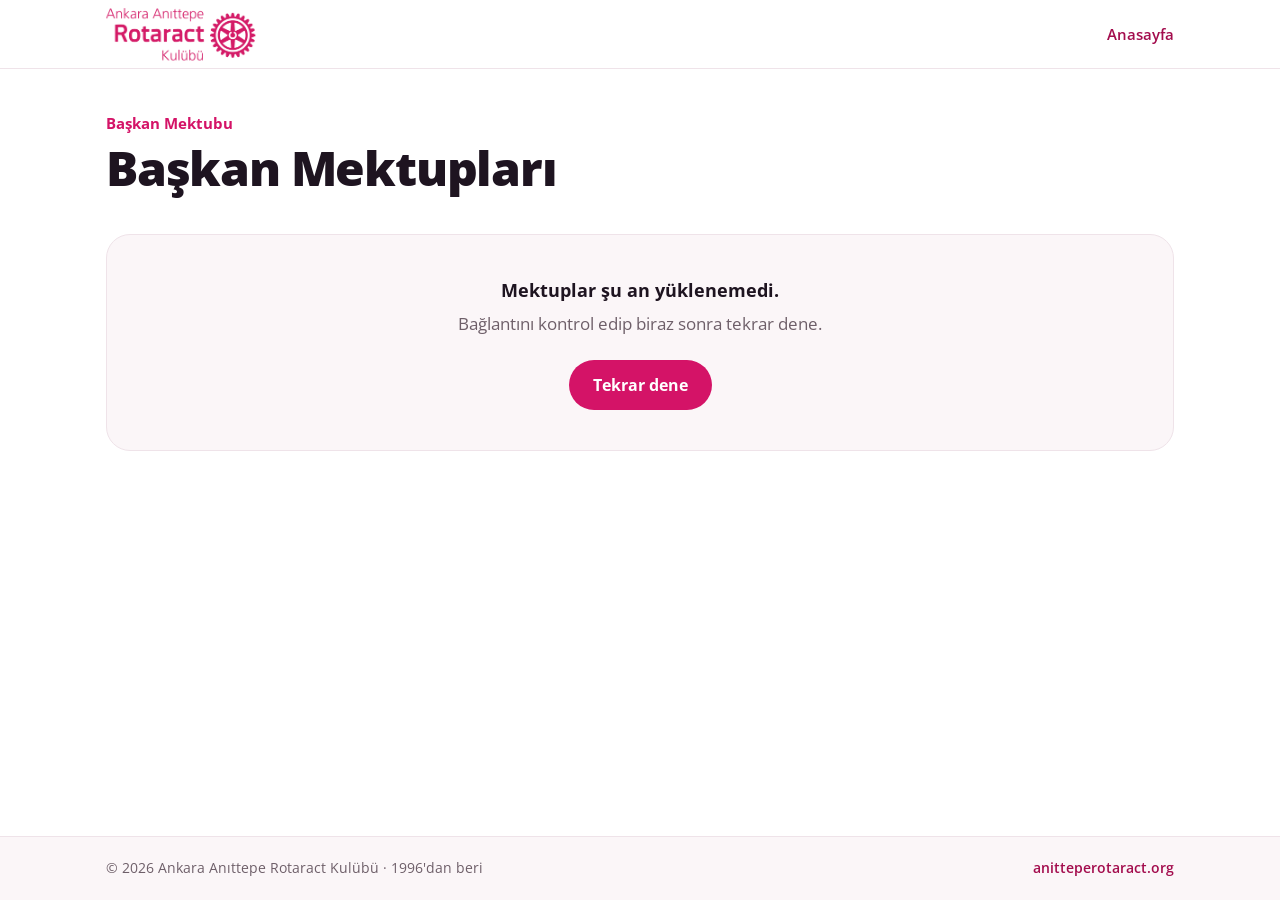
<file: mektup/index.html>
<!doctype html>
<html lang="tr">
<head>
<meta charset="utf-8">
<meta name="viewport" content="width=device-width, initial-scale=1, viewport-fit=cover">
<title>Başkan Mektubu · Ankara Anıttepe Rotaract Kulübü</title>
<meta name="description" content="Ankara Anıttepe Rotaract Kulübü Başkan Mektubu'nun yayımlanan tüm sayıları: dönemin projeleri, yönetim kurulu mesajları ve kulübümüzden haberler. Çevrim içi oku ya da PDF olarak indir.">
<link rel="canonical" href="https://anitteperotaract.org/mektup/">
<link rel="manifest" href="https://anitteperotaract.org/site.webmanifest">
<link rel="icon" href="https://anitteperotaract.org/favicon.ico" sizes="16x16 32x32 48x48">
<link rel="icon" type="image/png" sizes="32x32" href="https://anitteperotaract.org/assets/icons/favicon-32.png">
<link rel="icon" type="image/png" sizes="192x192" href="https://anitteperotaract.org/assets/icons/icon-192.png">
<link rel="apple-touch-icon" href="https://anitteperotaract.org/assets/icons/apple-touch-icon.png">
<meta name="theme-color" content="#D41367">
<meta property="og:type" content="website">
<meta property="og:site_name" content="Ankara Anıttepe Rotaract Kulübü">
<meta property="og:title" content="Başkan Mektubu · Ankara Anıttepe Rotaract Kulübü">
<meta property="og:description" content="Başkan Mektubu'nun yayımlanan tüm sayıları. Çevrim içi oku ya da PDF olarak indir.">
<meta property="og:url" content="https://anitteperotaract.org/mektup/">
<meta property="og:image" content="https://anitteperotaract.org/assets/og-image.jpg">
<meta property="og:image:width" content="1200">
<meta property="og:image:height" content="630">
<meta property="og:image:alt" content="Ankara Anıttepe Rotaract Kulübü logosu">
<meta property="og:locale" content="tr_TR">
<meta name="twitter:card" content="summary_large_image">
<link rel="preconnect" href="https://fonts.googleapis.com">
<link rel="preconnect" href="https://fonts.gstatic.com" crossorigin>
<link rel="stylesheet" href="https://fonts.googleapis.com/css2?family=Open+Sans:ital,wght@0,300;0,400;0,500;0,600;0,700;0,800;1,300;1,400&display=swap">
<link rel="stylesheet" href="/assets/css/letter.css?v=202611231555">
<style>
:root{
  --cran:#D41367; --cran-deep:#A30C4D; --cran-soft:#FCE6EF; --gold:#F7A81B;
  --ink:#1E1420; --muted:#6E5F69; --line:#EFE3E9; --bg-2:#FBF6F8;
  --f:"Open Sans", "Segoe UI", system-ui, -apple-system, sans-serif;
  --gl:max(16px, env(safe-area-inset-left, 0px)); --gr:max(16px, env(safe-area-inset-right, 0px));
  color-scheme:light;
}
*{box-sizing:border-box}
body{margin:0;background:#fff;color:var(--ink);font-family:var(--f);font-size:17px;line-height:1.6;-webkit-font-smoothing:antialiased;min-height:100vh;display:flex;flex-direction:column}
a{color:inherit}
:focus-visible{outline:3px solid var(--gold);outline-offset:3px;border-radius:6px}
.wrap{width:100%;max-width:1100px;margin:0 auto;padding-left:var(--gl);padding-right:var(--gr)}

.hdr{background:#fff;border-bottom:1px solid var(--line)}
.hdr .wrap{display:flex;align-items:center;justify-content:space-between;gap:16px;min-height:68px}
/* Logo çerçevesi anasayfadakiyle aynı kırpımı kullanır. */
.lg{position:relative;aspect-ratio:1330/470;overflow:hidden;display:block;width:150px}
.lg img{position:absolute;max-width:none;width:150.38%;left:-38.72%;top:-6.38%;height:auto}
.hdr nav a{font-weight:600;font-size:.95rem;text-decoration:none;color:var(--cran-deep)}
.hdr nav a:hover{color:var(--cran)}

main{flex:1;padding:40px 0 64px}
.kicker{color:var(--cran);font-weight:700;font-size:.95rem}
h1{font-size:clamp(2rem,5vw,3rem);line-height:1.08;font-weight:800;letter-spacing:-.025em;margin:6px 0 10px;text-wrap:balance}
.lead{color:var(--muted);max-width:640px;margin:0}

.btn{display:inline-flex;align-items:center;gap:8px;font:700 1rem var(--f);padding:12px 22px;border-radius:999px;border:2px solid transparent;cursor:pointer;text-decoration:none;transition:transform .2s cubic-bezier(.2,.8,.2,1),background .2s,color .2s}
.btn:hover{transform:translateY(-2px)}
.btn:active{transform:scale(.97)}
.btn-cran{background:var(--cran);color:#fff}
.btn-cran:hover{background:var(--cran-deep)}
.btn-line{border-color:currentColor;background:transparent;color:var(--cran-deep)}
@media (hover:none){.btn:hover,.issue a:hover{transform:none}}

.state{margin:40px 0 0;padding:40px 24px;border-radius:24px;background:var(--bg-2);border:1px solid var(--line);text-align:center;color:var(--muted)}
.state p{margin:0 0 6px}
.state strong{display:block;color:var(--ink);font-size:1.15rem;margin-bottom:6px}
.state .btn{margin-top:16px}

/* Liste */
.issues{list-style:none;padding:0;margin:36px 0 0;display:grid;grid-template-columns:repeat(auto-fill,minmax(220px,1fr));gap:28px 24px}
.issue{min-width:0} /* 810px'lik sayfa ızgara sütununu genişletmesin */
.issue a{display:block;text-decoration:none;transition:transform .3s cubic-bezier(.2,.8,.2,1)}
.issue a:hover{transform:translateY(-4px)}
.issue a:hover h2{color:var(--cran)}
.thumb{border-radius:14px;overflow:hidden;line-height:0;box-shadow:0 10px 30px -12px rgba(80,0,35,.4);background:var(--cran-deep)}
.issue h2{font-size:1.15rem;font-weight:700;letter-spacing:-.01em;line-height:1.2;margin:14px 0 2px}
.issue p{color:var(--muted);font-size:.95rem;margin:0}

/* Okuyucu */
.rd-back{display:inline-block;font-weight:600;font-size:.95rem;text-decoration:none;color:var(--cran-deep);margin-bottom:18px}
.rd-back:hover{color:var(--cran)}
.rd-bar{display:flex;flex-wrap:wrap;align-items:center;gap:10px 16px;margin:20px 0 32px}
.rd-hint{font-size:.85rem;color:var(--muted);margin:0}
.rd-nav{display:flex;flex-wrap:wrap;justify-content:space-between;gap:12px;margin-top:40px}
.rd-nav .next{margin-left:auto}
@media screen{
  #pages.lt-pages{width:100%;max-width:810px;margin:0 auto}
}

.ftr{border-top:1px solid var(--line);background:var(--bg-2);color:var(--muted);font-size:.88rem}
.ftr .wrap{display:flex;flex-wrap:wrap;justify-content:space-between;gap:6px 20px;padding-top:20px;padding-bottom:calc(20px + env(safe-area-inset-bottom,0px))}
.ftr a{color:var(--cran-deep);font-weight:600;text-decoration:none}

@media (max-width:600px){
  main{padding:28px 0 48px}
  .lg{width:124px}
  .issues{grid-template-columns:1fr 1fr;gap:22px 14px}
  .issue h2{font-size:1rem}
  .issue p{font-size:.85rem}
}

@media print{
  .hdr,.ftr,.rd-head,.rd-back,.rd-bar,.rd-nav{display:none !important}
  body{display:block;min-height:0;background:#fff}
  main{padding:0}
  .wrap{max-width:none;padding:0}
}
</style>
</head>
<body>
<header class="hdr">
  <div class="wrap">
    <a class="lg" href="/" aria-label="Anasayfa"><img src="/assets/logo-cranberry.webp" alt="Ankara Anıttepe Rotaract Kulübü logosu"></a>
    <nav aria-label="Site"><a href="/">Anasayfa</a></nav>
  </div>
</header>

<main id="main">
  <div class="wrap" id="app">
    <span class="kicker">Başkan Mektubu</span>
    <h1>Başkan Mektupları</h1>
    <div class="state" role="status" aria-live="polite"><p>Yükleniyor…</p></div>
  </div>
</main>

<footer class="ftr">
  <div class="wrap">
    <span>© <span id="yr">2026</span> Ankara Anıttepe Rotaract Kulübü · 1996'dan beri</span>
    <a href="/">anitteperotaract.org</a>
  </div>
</footer>

<script type="module">
import { CONFIG } from "/uye/js/config.js?v=202611231555";
import { renderLetter, renderPage, tocFromPages, esc } from "/assets/js/letter-render.js?v=202611231555";

const TITLE = "Başkan Mektubu · Ankara Anıttepe Rotaract Kulübü";
const LOGO = "/assets/logo-beyaz.webp";
const API = `${CONFIG.SUPABASE_URL}/rest/v1/letters?select=id,term_id,issue_no,period,published_at,published_pages,pdf_url&status=eq.yayinda`;
const app = document.getElementById("app");
document.getElementById("yr").textContent = new Date().getFullYear();

const photoUrl = r => (typeof r === "string" ? r : (r?.url || ""));

// Dönem temmuzda başlar: Temmuz 2026 – Haziran 2027 → "2026-27".
// Ay, ziyaretçinin saat diliminden bağımsız olarak İstanbul saatine göre alınır (temmuz sınırı herkeste aynı).
const TR_YM = new Intl.DateTimeFormat("en-US", { timeZone: "Europe/Istanbul", year: "numeric", month: "numeric" });
function termOf(iso) {
  const d = new Date(iso);
  if (!iso || isNaN(d)) return "";
  const p = Object.fromEntries(TR_YM.formatToParts(d).map(x => [x.type, x.value]));
  const y = +p.month >= 7 ? +p.year : +p.year - 1;
  return `${y}-${String(y + 1).slice(-2)}`;
}
// Yeni dönem önce, dönem içinde büyük sayı önce (yeniden yayın sırayı bozmaz).
const byNewest = (a, b) => (a.term < b.term ? 1 : a.term > b.term ? -1 : (+b.issue_no || 0) - (+a.issue_no || 0));
const hrefOf = l => `/mektup/?donem=${encodeURIComponent(l.term)}&sayi=${encodeURIComponent(l.issue_no)}`;
const pageOpts = l => ({ photoUrl, logoUrl: LOGO, letter: { issue_no: l.issue_no, period: l.period }, toc: tocFromPages(l.pages) });
const head = (title, lead) => `<div class="rd-head"><span class="kicker">Başkan Mektubu</span><h1>${title}</h1>${lead ? `<p class="lead">${lead}</p>` : ""}</div>`;

// Sayfaları kapsayıcı genişliğine sığdır: --lt-scale = min(1, genişlik / 810).
function scale(el) {
  const w = el.clientWidth;
  if (w) el.style.setProperty("--lt-scale", String(Math.min(1, w / 810)));
}
const ro = new ResizeObserver(entries => entries.forEach(e => scale(e.target)));
function fit() { app.querySelectorAll("[data-fit]").forEach(el => { scale(el); ro.observe(el); }); }

async function load() {
  const key = CONFIG.SUPABASE_ANON_KEY;
  const res = await fetch(API, { headers: { apikey: key, Authorization: `Bearer ${key}` } });
  if (!res.ok) throw new Error(`HTTP ${res.status}`);
  const rows = await res.json();
  return rows
    .filter(r => Array.isArray(r.published_pages) && r.published_pages.length)
    .map(r => ({ ...r, pages: r.published_pages, term: termOf(r.published_at) }))
    .filter(r => r.term)
    .sort(byNewest);
}

// Tek bir bozuk sayı tüm listeyi düşürmesin: küçük resmi çizilemezse boş kapak kalır.
function thumbOf(l) {
  try { return renderPage(l.pages[0], pageOpts(l)); }
  catch (err) { console.error("Kapak çizilemedi", l.id, err); return ""; }
}
function showError(title, msg) {
  app.innerHTML = `${head(title)}<div class="state" role="alert"><strong>${msg}</strong><p>Biraz sonra tekrar dene.</p><a class="btn btn-cran" href="/mektup/">Tüm sayılar</a></div>`;
}

function showList(letters) {
  document.title = TITLE;
  const intro = head("Başkan Mektupları", "Dönemin projeleri, yönetim kurulu mesajları ve kulübümüzden haberler. Bir sayıyı seçip çevrim içi oku ya da PDF olarak indir.");
  if (!letters.length) {
    app.innerHTML = `${intro}<div class="state"><strong>Henüz yayımlanmış sayı yok.</strong><p>İlk sayı yayımlandığında burada olacak.</p><a class="btn btn-line" href="/">Anasayfaya dön</a></div>`;
    return;
  }
  app.innerHTML = `${intro}<ul class="issues">${letters.map(l => `
    <li class="issue"><a href="${esc(hrefOf(l))}">
      <div class="thumb" data-fit aria-hidden="true">${thumbOf(l)}</div>
      <h2>Sayı ${esc(l.issue_no)}</h2>
      <p>${esc([l.period, `${l.term} dönemi`].filter(Boolean).join(" · "))}</p>
    </a></li>`).join("")}</ul>`;
  fit();
}

function showReader(letters, term, issue) {
  const i = letters.findIndex(l => l.term === term && String(l.issue_no) === String(issue));
  if (i < 0) {
    document.title = `Sayı bulunamadı · ${TITLE}`;
    app.innerHTML = `${head("Sayı bulunamadı")}<div class="state"><strong>Aradığın sayı burada değil.</strong><p>Bağlantı hatalı olabilir ya da sayı yayından kaldırılmış olabilir.</p><a class="btn btn-cran" href="/mektup/">Tüm sayılar</a></div>`;
    return;
  }
  const l = letters[i];
  const older = letters[i + 1], newer = letters[i - 1];
  // Yazdırma penceresi belge başlığını PDF dosya adı olarak önerir.
  document.title = `Başkan Mektubu Sayı ${l.issue_no} (${l.term}) · Ankara Anıttepe Rotaract Kulübü`;
  app.innerHTML = `
    <a class="rd-back" href="/mektup/">← Tüm sayılar</a>
    ${head(`Sayı ${esc(l.issue_no)}`, esc([l.period, `${l.term} dönemi`].filter(Boolean).join(" · ")))}
    <div class="rd-bar">
      ${l.pdf_url ? `<a class="btn btn-cran" href="${esc(l.pdf_url)}" download>PDF indir</a>` : `<button type="button" class="btn btn-cran" id="pdf">PDF indir</button>
      <p class="rd-hint">Yazdırma penceresinde Hedef: PDF olarak kaydet seç.</p>`}
    </div>
    <div class="lt-pages" id="pages" data-fit>${renderLetter(l, { editable: false, photoUrl, logoUrl: LOGO })}</div>
    <nav class="rd-nav" aria-label="Sayılar">
      ${older ? `<a class="btn btn-line" href="${esc(hrefOf(older))}">← Sayı ${esc(older.issue_no)}</a>` : ""}
      ${newer ? `<a class="btn btn-line next" href="${esc(hrefOf(newer))}">Sayı ${esc(newer.issue_no)} →</a>` : ""}
    </nav>`;
  document.getElementById("pdf")?.addEventListener("click", () => window.print());
  fit();
}

async function main() {
  const q = new URLSearchParams(location.search);
  const term = q.get("donem"), issue = q.get("sayi");
  let letters;
  try {
    letters = await load();
  } catch (err) {
    console.error(err);
    app.innerHTML = `${head("Başkan Mektupları")}<div class="state"><strong>Mektuplar şu an yüklenemedi.</strong><p>Bağlantını kontrol edip biraz sonra tekrar dene.</p><button type="button" class="btn btn-cran" id="retry">Tekrar dene</button></div>`;
    document.getElementById("retry").addEventListener("click", () => {
      app.innerHTML = `${head("Başkan Mektupları")}<div class="state" role="status" aria-live="polite"><p>Yükleniyor…</p></div>`;
      main();
    });
    return;
  }
  try {
    if (term && issue) showReader(letters, term, issue);
    else showList(letters);
  } catch (err) {
    console.error(err);
    if (term && issue) showError("Sayı açılamadı", "Bu sayı şu an görüntülenemiyor.");
    else showError("Başkan Mektupları", "Mektuplar şu an görüntülenemiyor.");
  }
}
main();
</script>
</body>
</html>
</file>
<file: assets/css/letter.css>
/* Başkan Mektubu sayfaları (assets/js/letter-render.js çıktısı için).
 *
 * Ölçü: her .lt-page sabit 810×1012 CSS pikselidir; içerik bu ölçüye göre
 * çizilir ve hiçbir zaman yeniden akmaz.
 *
 * Ekranda ölçekleme: kapsayıcı öğe `--lt-scale` değişkenini verir
 * (ör. <div class="lt-pages" style="--lt-scale:.5">). Sayfa `zoom` ile
 * küçültülür. `transform: scale()` yerine `zoom` seçildi, çünkü zoom yerleşim
 * kutusunu da küçültür: sarmalayıcı öğeye ölçü hesaplamak, negatif kenar
 * boşluğu ya da ResizeObserver gerekmez; sayfalar normal akışta alt alta
 * dizilir. (zoom tüm güncel tarayıcılarda desteklenir; Firefox 126+.)
 * Ekran genişliğine uydurmak için: --lt-scale = kapsayıcı genişliği / 810.
 *
 * Yazdırma (PDF): ölçek 1'e döner, her sayfa kendi kâğıdına düşer,
 * gradyanlar print-color-adjust: exact ile korunur.
 */

.lt-page {
  --lt-cranberry: #D41367;
  --lt-deep: #A30C4D;
  --lt-pink: #F07AAE;
  --lt-blush: #F9B3D1;
  --lt-white: #fff;

  position: relative;
  box-sizing: border-box;
  width: 810px;
  height: 1012px;
  overflow: hidden;
  zoom: var(--lt-scale, 1);
  isolation: isolate;
  color: var(--lt-white);
  font-family: "Open Sans", "Segoe UI", Roboto, "Helvetica Neue", Arial, sans-serif;
  font-size: 16px;
  line-height: 1.45;
  text-rendering: optimizeLegibility;
  -webkit-font-smoothing: antialiased;
  /* Örnekteki gibi soldaki koyu kızılcıktan sağdaki açık pembeye. */
  background:
    radial-gradient(120% 70% at 100% 100%, rgba(255, 255, 255, .16), transparent 60%),
    radial-gradient(90% 60% at 0% 0%, rgba(163, 12, 77, .35), transparent 70%),
    linear-gradient(100deg, #D41367 0%, #E2468C 42%, #EE77AB 72%, #F8A9CB 100%);
  -webkit-print-color-adjust: exact;
  print-color-adjust: exact;
}

.lt-page *,
.lt-page *::before,
.lt-page *::after { box-sizing: border-box; }

.lt-page p { margin: 0 0 .85em; }
.lt-page p:last-child { margin-bottom: 0; }
.lt-page h1, .lt-page h2, .lt-page figure, .lt-page ul { margin: 0; padding: 0; }

/* Süslemeler her zaman içeriğin altında kalır. */
.lt-deco {
  position: absolute;
  inset: 0;
  width: 100%;
  height: 100%;
  z-index: -1;
  pointer-events: none;
}

/* Altta ortada beyaz logo, örnek mektuptaki gibi (<img>; oran ≈ 3.7:1).
   Kapakta sol üstte, künyede sağ altta (örnekteki gibi). */
.lt-logo {
  position: absolute;
  left: 0;
  right: 0;
  bottom: 30px;
  display: block;
  width: 150px;
  height: 41px;
  margin: 0 auto;
  object-fit: contain;
  object-position: center;
}
.lt-kunye .lt-logo { left: auto; right: 40px; margin: 0; object-position: right center; }

/* ------------------------------------------------------------ ortak öğeler */

.lt-heading {
  font-size: 34px;
  font-weight: 800;
  line-height: 1.1;
  letter-spacing: -.02em;
  color: var(--lt-white);
  text-shadow: 0 2px 12px rgba(163, 12, 77, .25);
}

/* Uzun metin kutuları: taşan kısım gizlenir, yazı küçültülmez.
   Düzenleyici data-overflow-check olan öğelerde scrollHeight > clientHeight
   karşılaştırmasıyla uyarı rozeti gösterir. */
.lt-text {
  overflow: hidden;
  min-height: 0;
  overflow-wrap: break-word;
  hyphens: manual;
}

/* İmza: sağa yaslı, küçük ve kalın; satırlar beyaz şerit üstünde kızılcık. */
.lt-sig {
  display: flex;
  flex-direction: column;
  align-items: flex-end;
  gap: 2px;
  margin-top: 14px;
  text-align: right;
  font-size: 12.5px;
  font-weight: 700;
  line-height: 1.3;
  flex: none;
}
.lt-sig > span {
  display: inline-block;
  padding: 1px 6px;
  background: var(--lt-white);
  color: var(--lt-cranberry);
}
.lt-sig > .lt-sig-name { font-size: 14px; font-weight: 800; }

.lt-sig-plain { align-items: flex-start; text-align: left; font-size: 15px; gap: 0; }
.lt-sig-plain > span { padding: 0; background: none; color: var(--lt-white); }
.lt-sig-plain > .lt-sig-name { font-size: 15px; }

/* Fotoğraf yuvaları. */
.lt-slot { position: relative; overflow: hidden; }
.lt-img {
  display: block;
  width: 100%;
  height: 100%;
  object-fit: cover;
}

/* Düzenleyicide boş fotoğraf yeri. */
.lt-slot-empty {
  display: flex;
  align-items: center;
  justify-content: center;
  background: rgba(255, 255, 255, .14);
  outline: 2px dashed rgba(255, 255, 255, .75);
  outline-offset: -8px;
  color: var(--lt-white);
  font-size: 15px;
  font-weight: 700;
  letter-spacing: .02em;
  text-align: center;
}
.lt-polaroid .lt-slot-empty {
  background: #F6D3E2;
  outline-color: var(--lt-cranberry);
  color: var(--lt-cranberry);
}

/* Düzenleyicide boş metin alanları: alan adı soluk gösterilir. */
.lt-page[data-editable] [data-field]:empty::before {
  content: attr(data-placeholder);
  opacity: .55;
  font-style: italic;
}
.lt-page[data-editable] .lt-text[data-field]:empty { min-height: 3em; }

/* Polaroid: beyaz kenar, kalın alt şerit, hafif dönük, yumuşak gölge. */
.lt-polaroid {
  position: relative;
  flex: none;
  width: 300px;
  padding: 12px 12px 0;
  background: var(--lt-white);
  box-shadow:
    0 1px 2px rgba(80, 0, 35, .18),
    0 14px 30px -10px rgba(80, 0, 35, .45);
}
.lt-polaroid-photo { width: 100%; aspect-ratio: 4 / 3; }
.lt-polaroid-label {
  min-height: 48px;
  padding: 12px 4px 12px;
  color: var(--lt-cranberry);
  font-size: 16px;
  font-weight: 600;
  line-height: 1.25;
  letter-spacing: -.01em;
}
.lt-tilt-l { transform: rotate(-2.2deg); }
.lt-tilt-r { transform: rotate(2deg); }

/* Fotoğrafsız maddede etiket: beyaz şerit. */
.lt-tag {
  display: inline-block;
  align-self: flex-start;
  margin-bottom: 14px;
  padding: 4px 12px;
  background: var(--lt-white);
  color: var(--lt-cranberry);
  font-size: 15px;
  font-weight: 700;
}

/* ------------------------------------------------------------ kapak */

.lt-kapak {
  background:
    radial-gradient(80% 50% at 100% 100%, rgba(255, 255, 255, .18), transparent 65%),
    linear-gradient(100deg, #D41367 0%, #E0408A 45%, #F07CB0 75%, #F9A9CC 100%);
}
.lt-logo-cover {
  top: 46px;
  left: 50px;
  right: auto;
  bottom: auto;
  width: 230px;
  height: 62px;
  margin: 0;
  object-position: left center;
}
.lt-cover-photo {
  position: absolute;
  inset: 0 0 auto 0;
  height: 700px;
  z-index: -2;
  -webkit-mask-image: linear-gradient(180deg, #000 55%, transparent 100%);
  mask-image: linear-gradient(180deg, #000 55%, transparent 100%);
}
.lt-cover-photo .lt-img { opacity: .9; }
.lt-kapak .lt-cover-photo.lt-slot-empty {
  -webkit-mask-image: none;
  mask-image: none;
  inset: 150px 60px auto 60px;
  height: 380px;
  z-index: 0;
}
.lt-cover-text {
  position: absolute;
  right: 54px;
  bottom: 118px;
  left: 54px;
  text-align: right;
  text-shadow: 0 2px 18px rgba(163, 12, 77, .3);
}
.lt-cover-issue {
  font-size: 30px;
  font-weight: 300;
  line-height: 1.2;
  letter-spacing: -.01em;
}
.lt-cover-period {
  margin-top: 4px;
  font-size: 44px;
  font-weight: 300;
  line-height: 1.15;
  letter-spacing: -.02em;
}
.lt-cover-title {
  margin-top: 6px;
  font-size: 68px;
  font-weight: 800;
  line-height: 1.02;
  letter-spacing: -.03em;
}

/* ------------------------------------------------------------ künye */

.lt-kunye-list {
  position: absolute;
  inset: 46px 220px 40px 52px;
  display: flex;
  flex-direction: column;
  justify-content: space-between;
  overflow: hidden;
}
.lt-kunye-row { line-height: 1.15; }
.lt-kunye-title {
  font-size: 17px;
  font-weight: 700;
  letter-spacing: -.01em;
}
.lt-kunye-name {
  margin-top: 3px;
  font-size: 29px;
  font-weight: 300;
  letter-spacing: -.02em;
  white-space: nowrap;
}
/* Az satırda boşluklar aşırı açılmasın. */
.lt-kunye-list:has(> :nth-child(-n + 6):last-child) { justify-content: flex-start; gap: 26px; }

/* ------------------------------------------------------------ içindekiler */

.lt-deco-band { inset: auto 0 auto 0; height: 216px; }
.lt-deco-band-top { top: 0; }
.lt-deco-band-bottom { top: 650px; }
.lt-deco-band-top { -webkit-mask-image: linear-gradient(180deg, #000 60%, transparent); mask-image: linear-gradient(180deg, #000 60%, transparent); }
.lt-deco-band-bottom { -webkit-mask-image: linear-gradient(0deg, #000 60%, transparent); mask-image: linear-gradient(0deg, #000 60%, transparent); }

.lt-toc {
  position: absolute;
  top: 330px;
  left: 60px;
  right: 60px;
}
.lt-toc-heading { font-size: 34px; margin-bottom: 16px; }
.lt-toc-list {
  list-style: none;
  border-left: 2px solid rgba(255, 255, 255, .85);
  padding: 4px 0 4px 18px;
}
.lt-toc-list li {
  position: relative;
  padding: 5px 0 5px 34px;
  font-size: 25px;
  font-weight: 400;
  line-height: 1.3;
  letter-spacing: -.01em;
}
.lt-toc-list li::before {
  content: "";
  position: absolute;
  left: 2px;
  top: 50%;
  width: 0;
  height: 0;
  margin-top: -10px;
  border-left: 17px solid var(--lt-white);
  border-top: 10px solid transparent;
  border-bottom: 10px solid transparent;
  opacity: .92;
}

/* ------------------------------------------------------------ başkan */

.lt-baskan-main {
  position: absolute;
  inset: 52px 56px 112px 56px;
  overflow: hidden;
  font-size: 16px;
  font-weight: 600;
  line-height: 1.42;
}
.lt-baskan-figure {
  float: left;
  position: relative;
  width: 276px;
  margin: 0 30px 20px 0;
  padding-bottom: 26px; /* rozet portrenin altına taşar */
}
.lt-portrait {
  width: 100%;
  height: 310px;
  border-radius: 2px;
  box-shadow: 0 16px 34px -14px rgba(80, 0, 35, .55);
}
.lt-portrait .lt-img { object-position: 50% 20%; }
.lt-badge {
  position: absolute;
  left: 0;
  bottom: 0;
  padding: 3px 12px 5px;
  background: var(--lt-white);
  color: var(--lt-cranberry);
  font-size: 29px;
  font-weight: 800;
  line-height: 1.15;
  letter-spacing: -.02em;
  box-shadow: 0 8px 18px -8px rgba(80, 0, 35, .45);
}
.lt-baskan-figure.lt-no-photo { float: none; width: auto; margin: 0 0 22px; padding: 0; }
.lt-baskan-figure.lt-no-photo .lt-badge { position: static; display: inline-block; }
.lt-baskan-body { text-align: justify; overflow: visible; }
/* Taşmayı ana kutu üstlenir (yüzen portre metni sardığı için). */
.lt-baskan-main .lt-sig { margin-top: 26px; }

/* ------------------------------------------------------------ mesajlar */

.lt-mesaj-2 .lt-heading,
.lt-mesaj-1 .lt-heading { position: absolute; top: 50px; left: 56px; right: 56px; }

.lt-msgs {
  position: absolute;
  inset: 124px 56px 104px 56px;
  display: flex;
  flex-direction: column;
  gap: 34px;
}
.lt-msg {
  flex: 1 1 0;
  min-height: 0;
  display: flex;
  flex-direction: column;
}
.lt-msg-body {
  flex: 0 1 auto;
  font-size: 14.5px;
  font-weight: 600;
  line-height: 1.45;
  text-align: justify;
}
/* Tek mesaj: üstte metin ve imza, kalan alanın tamamında görsel. */
.lt-msg-solo {
  position: absolute;
  inset: 124px 56px 104px 56px;
  display: flex;
  flex-direction: column;
  gap: 30px;
}
.lt-msg-solo .lt-msg { flex: 0 1 auto; max-height: 58%; }
.lt-msg-visual {
  flex: 1 1 0;
  min-height: 260px;
  margin: 0 14px;
}
.lt-msg-visual .lt-img { object-fit: contain; }

/* ------------------------------------------------------------ köşe */

.lt-kose-heading {
  position: absolute;
  top: 42px;
  left: 0;
  right: 0;
  text-align: center;
  font-size: 38px;
  font-weight: 300;
}
.lt-kose-heading b { font-weight: 800; }
.lt-kose-cols {
  position: absolute;
  inset: 120px 48px 96px 48px;
  display: grid;
  grid-template-columns: 1fr 2px 1fr;
  gap: 26px;
}
.lt-kose-rule { background: rgba(255, 255, 255, .7); border-radius: 2px; }
.lt-kose-col {
  min-height: 0;
  display: flex;
  flex-direction: column;
}
.lt-kose-body {
  flex: 0 1 auto;
  font-size: 14px;
  font-weight: 600;
  line-height: 1.45;
}
.lt-kose-col1 .lt-kose-body { text-align: left; }
.lt-kose-col1 .lt-sig { align-items: flex-start; text-align: left; }
.lt-kose-col2 .lt-kose-body { text-align: right; }
.lt-round {
  flex: none;
  width: 156px;
  height: 156px;
  margin-top: 18px;
  border-radius: 50%;
  border: 5px solid var(--lt-white);
  box-shadow: 0 12px 26px -10px rgba(80, 0, 35, .5);
}
.lt-kose-col1 .lt-round { align-self: flex-start; transform: rotate(-3deg); }
.lt-kose-col2 .lt-round { align-self: flex-end; transform: rotate(3deg); }

/* ------------------------------------------------------------ neler yaptık */

.lt-neler-2 .lt-heading,
.lt-neler-1 .lt-heading,
.lt-neler-tam .lt-heading,
.lt-serbest .lt-heading { position: absolute; top: 58px; left: 56px; right: 300px; }

.lt-neler-items {
  position: absolute;
  inset: 128px 56px 116px 56px;
  display: flex;
  flex-direction: column;
  justify-content: space-around;
  gap: 30px;
}
.lt-neler-item {
  flex: 0 1 auto;
  min-height: 0;
  max-height: 50%;
  display: flex;
  align-items: flex-start;
  gap: 34px;
}
.lt-neler-item2 { flex-direction: row-reverse; }
.lt-neler-copy {
  flex: 1 1 0;
  min-width: 0;
  max-height: 100%;
  display: flex;
  flex-direction: column;
}
.lt-neler-body {
  font-size: 17.5px;
  font-weight: 500;
  line-height: 1.38;
  letter-spacing: -.005em;
}
.lt-neler-item1 .lt-neler-body { text-align: left; }
.lt-neler-item2 .lt-neler-body { text-align: right; }
.lt-neler-item2 .lt-neler-copy { align-items: flex-end; }
.lt-neler-item2 .lt-tag { align-self: flex-end; }
.lt-neler-item .lt-polaroid { margin-top: 6px; }

.lt-neler-single {
  position: absolute;
  inset: 128px 70px 116px 70px;
  display: flex;
  flex-direction: column;
  align-items: center;
  gap: 34px;
}
.lt-polaroid-lg { width: 560px; }
.lt-polaroid-lg .lt-polaroid-photo { aspect-ratio: 3 / 2; }
.lt-polaroid-lg .lt-polaroid-label { font-size: 19px; }
.lt-neler-single .lt-neler-copy { align-self: stretch; align-items: center; min-height: 0; }
.lt-neler-single .lt-neler-body { text-align: center; }

/* Tam sayfa ve serbest: üstte metin, altta kolaj. */
.lt-full {
  position: absolute;
  inset: 128px 56px 108px 56px;
  display: flex;
  flex-direction: column;
}
.lt-full-body {
  flex: 0 1 auto;
  font-size: 16.5px;
  font-weight: 500;
  line-height: 1.45;
  text-align: justify;
}
.lt-serbest .lt-full { top: 124px; }
.lt-serbest:not(:has(.lt-heading)) .lt-full { top: 60px; }

.lt-collage {
  flex: 1 1 0;
  min-height: 300px;
  margin-top: 28px;
  display: grid;
  gap: 22px;
  align-items: center;
  justify-items: center;
  grid-template-rows: minmax(0, 1fr);
}
.lt-collage .lt-polaroid {
  display: flex;
  flex-direction: column;
  width: 100%;
  height: 100%;
  min-height: 0;
  padding-bottom: 12px;
}
.lt-collage .lt-polaroid-photo { flex: 1 1 0; min-height: 0; aspect-ratio: auto; }
.lt-collage.lt-n1 { grid-template-columns: minmax(0, 1fr); padding: 0 80px; }
.lt-collage.lt-n2 { grid-template-columns: repeat(2, minmax(0, 1fr)); }
.lt-collage.lt-n3 { grid-template-columns: repeat(3, minmax(0, 1fr)); }
.lt-collage.lt-n4 { grid-template-columns: repeat(2, minmax(0, 1fr)); grid-template-rows: repeat(2, minmax(0, 1fr)); }
.lt-collage.lt-n1 .lt-polaroid,
.lt-collage.lt-n2 .lt-polaroid { max-height: 400px; }
.lt-collage.lt-n3 .lt-polaroid { max-height: 300px; }
.lt-collage .lt-polaroid:nth-child(4n + 1) { transform: rotate(-2.4deg); }
.lt-collage .lt-polaroid:nth-child(4n + 2) { transform: rotate(1.8deg) translateY(10px); }
.lt-collage .lt-polaroid:nth-child(4n + 3) { transform: rotate(1.4deg); }
.lt-collage .lt-polaroid:nth-child(4n + 4) { transform: rotate(-1.6deg) translateY(-6px); }

/* Serbest sayfada düz ızgara: dönmesiz, ince beyaz kenar. */
.lt-grid .lt-polaroid { padding: 8px; transform: none !important; }

/* ------------------------------------------------------------ ekran / yazdırma */

/* İsteğe bağlı kapsayıcı: sayfaları ortalayıp aralıklı dizer. */
.lt-pages {
  display: flex;
  flex-direction: column;
  align-items: center;
  gap: calc(28px * var(--lt-scale, 1));
}
.lt-pages > .lt-page { box-shadow: 0 10px 40px -12px rgba(80, 0, 35, .35); }

@page {
  size: 810px 1012px;
  margin: 0;
}

@media print {
  .lt-pages { display: block; gap: 0; }
  .lt-page,
  .lt-pages > .lt-page {
    zoom: 1;
    margin: 0;
    box-shadow: none;
    break-after: page;
    page-break-after: always;
    break-inside: avoid;
    -webkit-print-color-adjust: exact;
    print-color-adjust: exact;
  }
  .lt-page:last-child { break-after: auto; page-break-after: auto; }
  /* Düzenleyici yer tutucuları kâğıda basılmaz. */
  .lt-slot-empty,
  .lt-polaroid-add,
  .lt-polaroid:has(> .lt-slot-empty) { display: none !important; }
}

/* Tam sayfa görsel (PDF'ten aktarılan sayılar) */
.lt-page.lt-gorsel { background: #fff; padding: 0; }
.lt-page-img { position: absolute; inset: 0; width: 100%; height: 100%; object-fit: cover; display: block; }
.lt-page-empty { position: absolute; inset: 0; display: grid; place-items: center; color: #A30C4D; margin: 0; }
.lt-sr { position: absolute; width: 1px; height: 1px; overflow: hidden; clip: rect(0 0 0 0); white-space: nowrap; }
</file>
